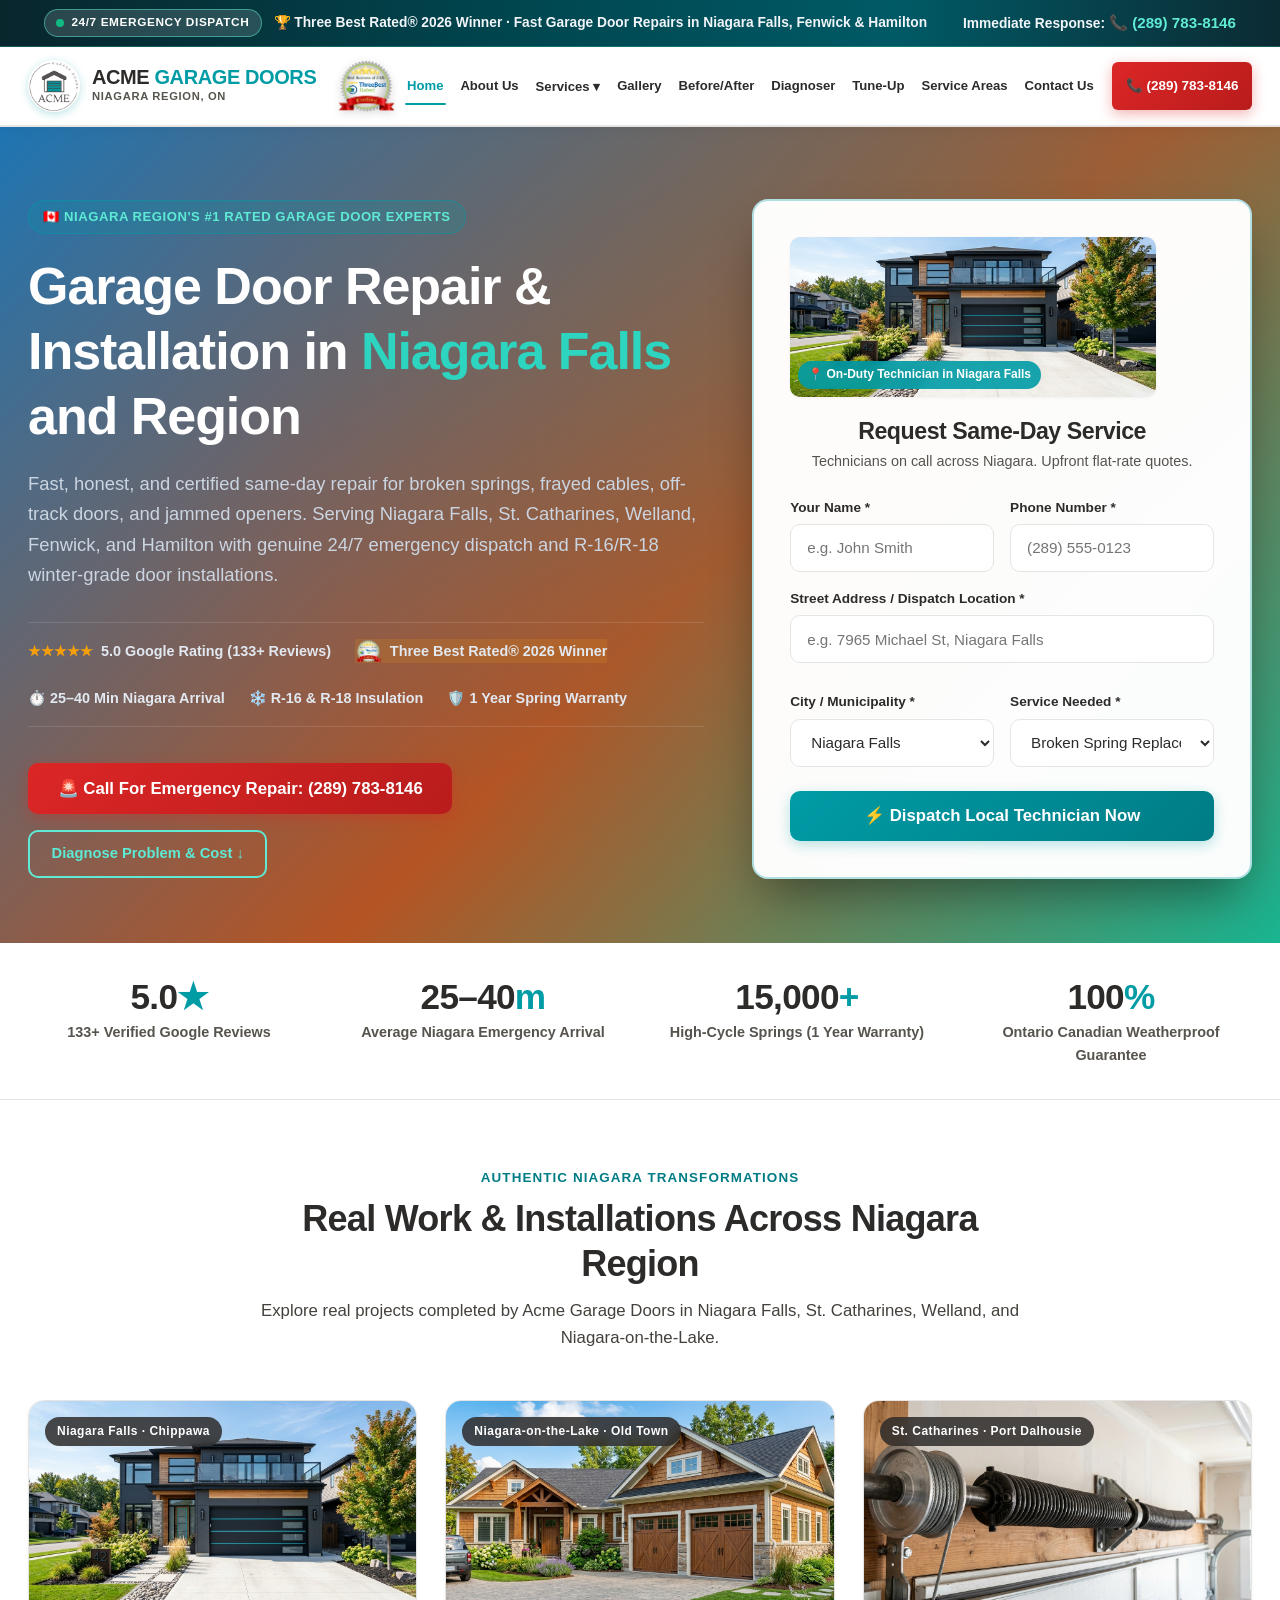
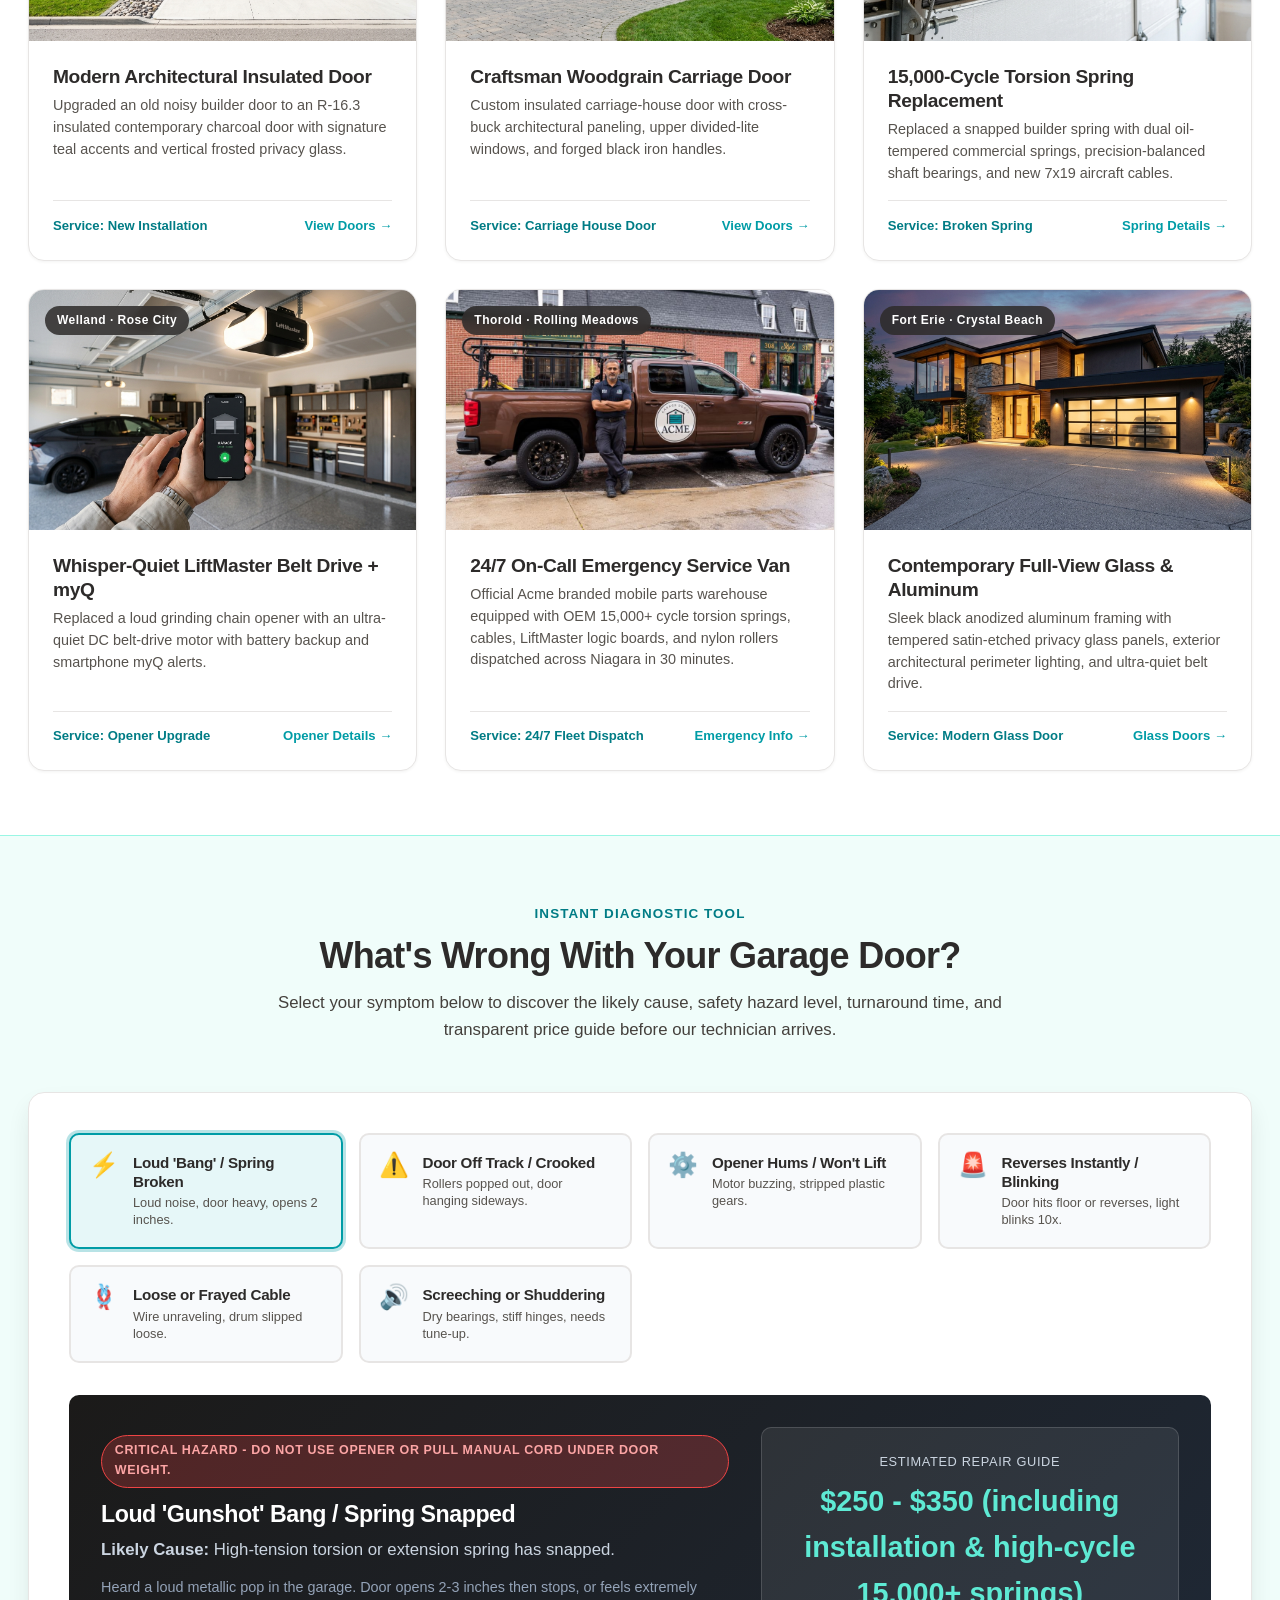
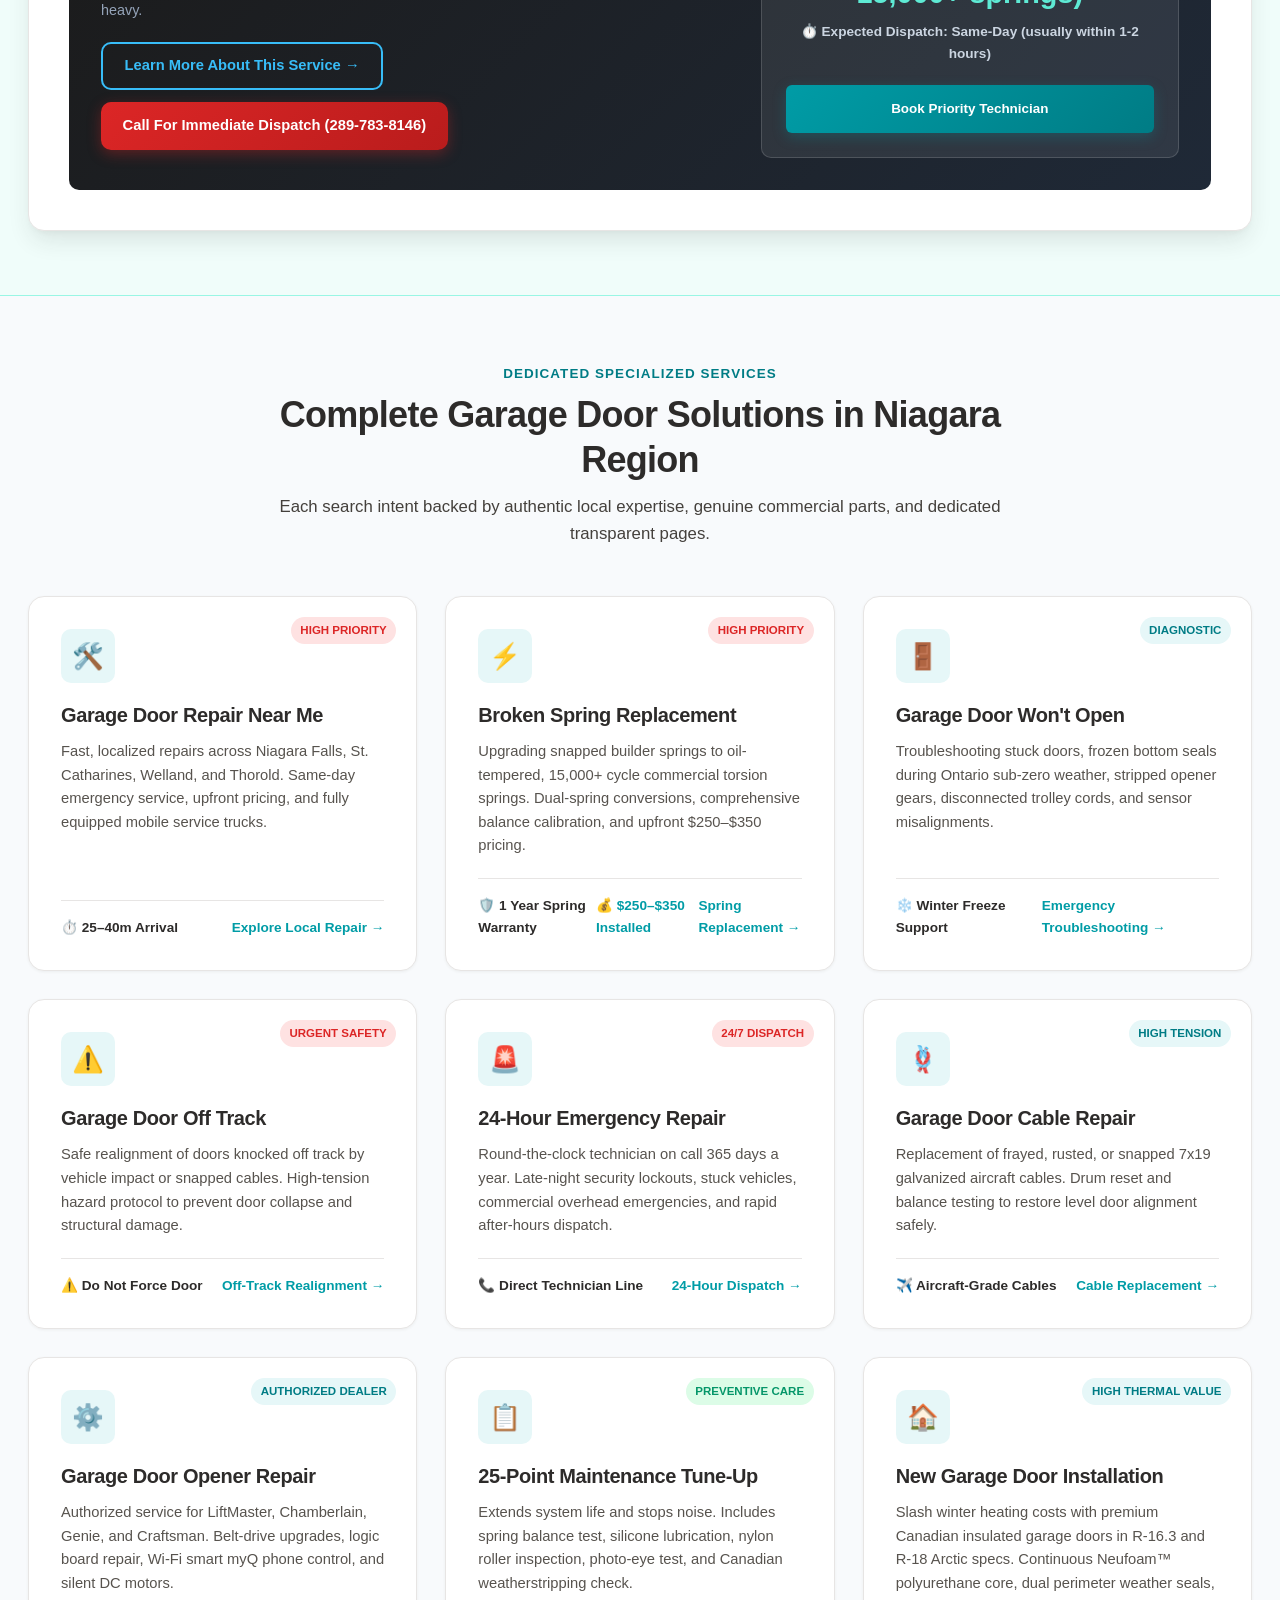
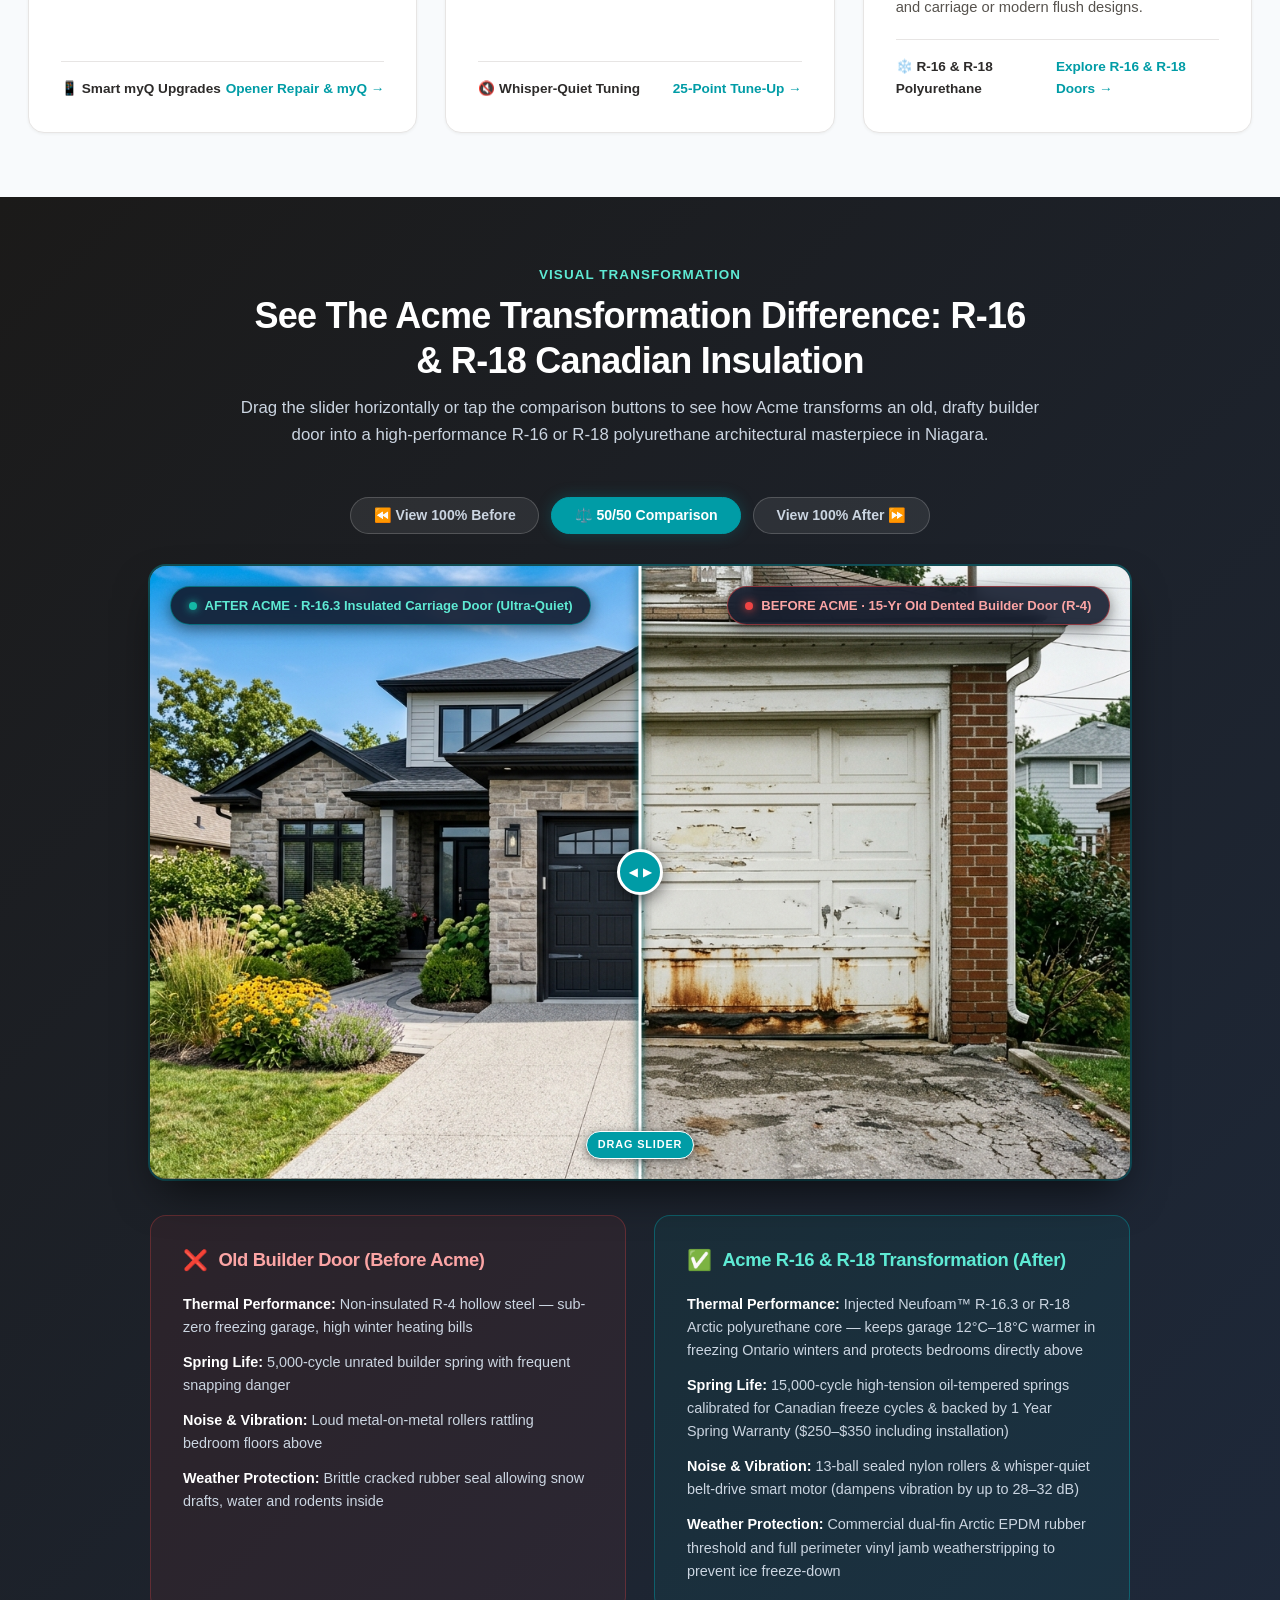
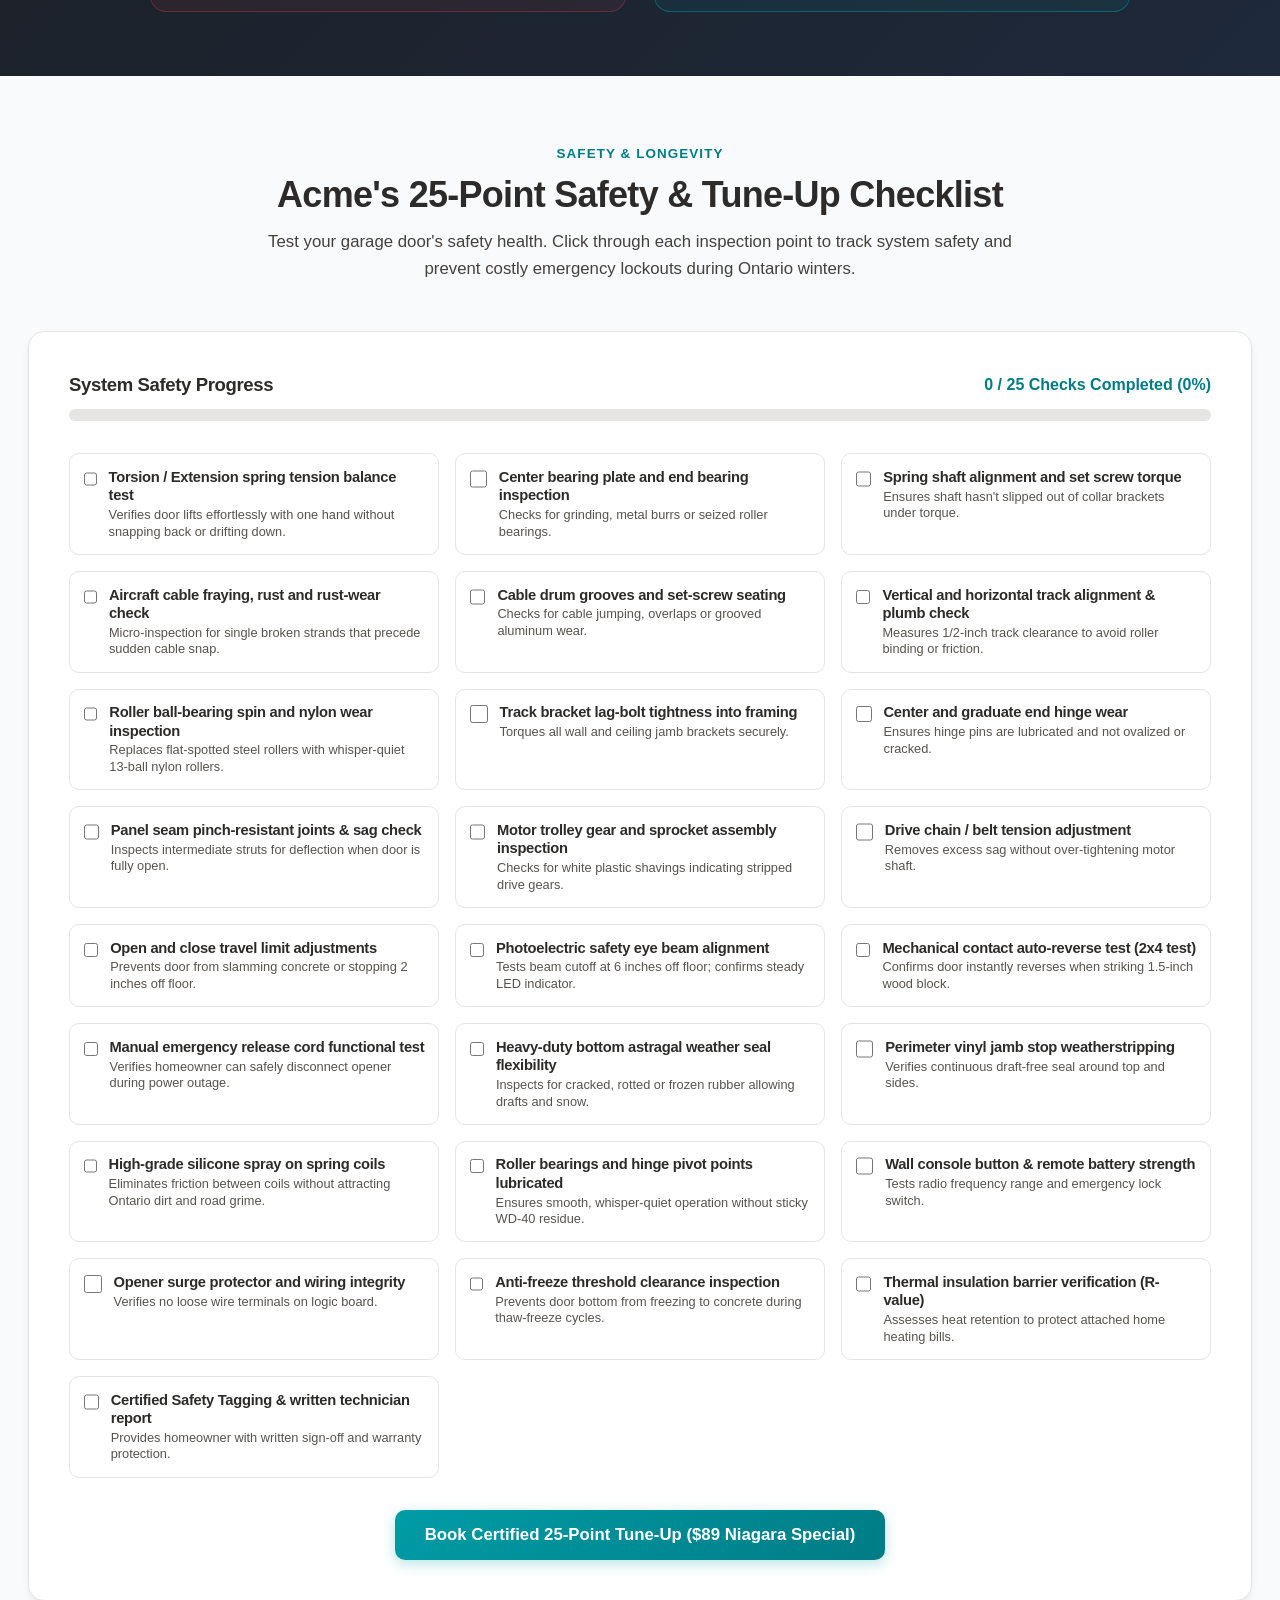
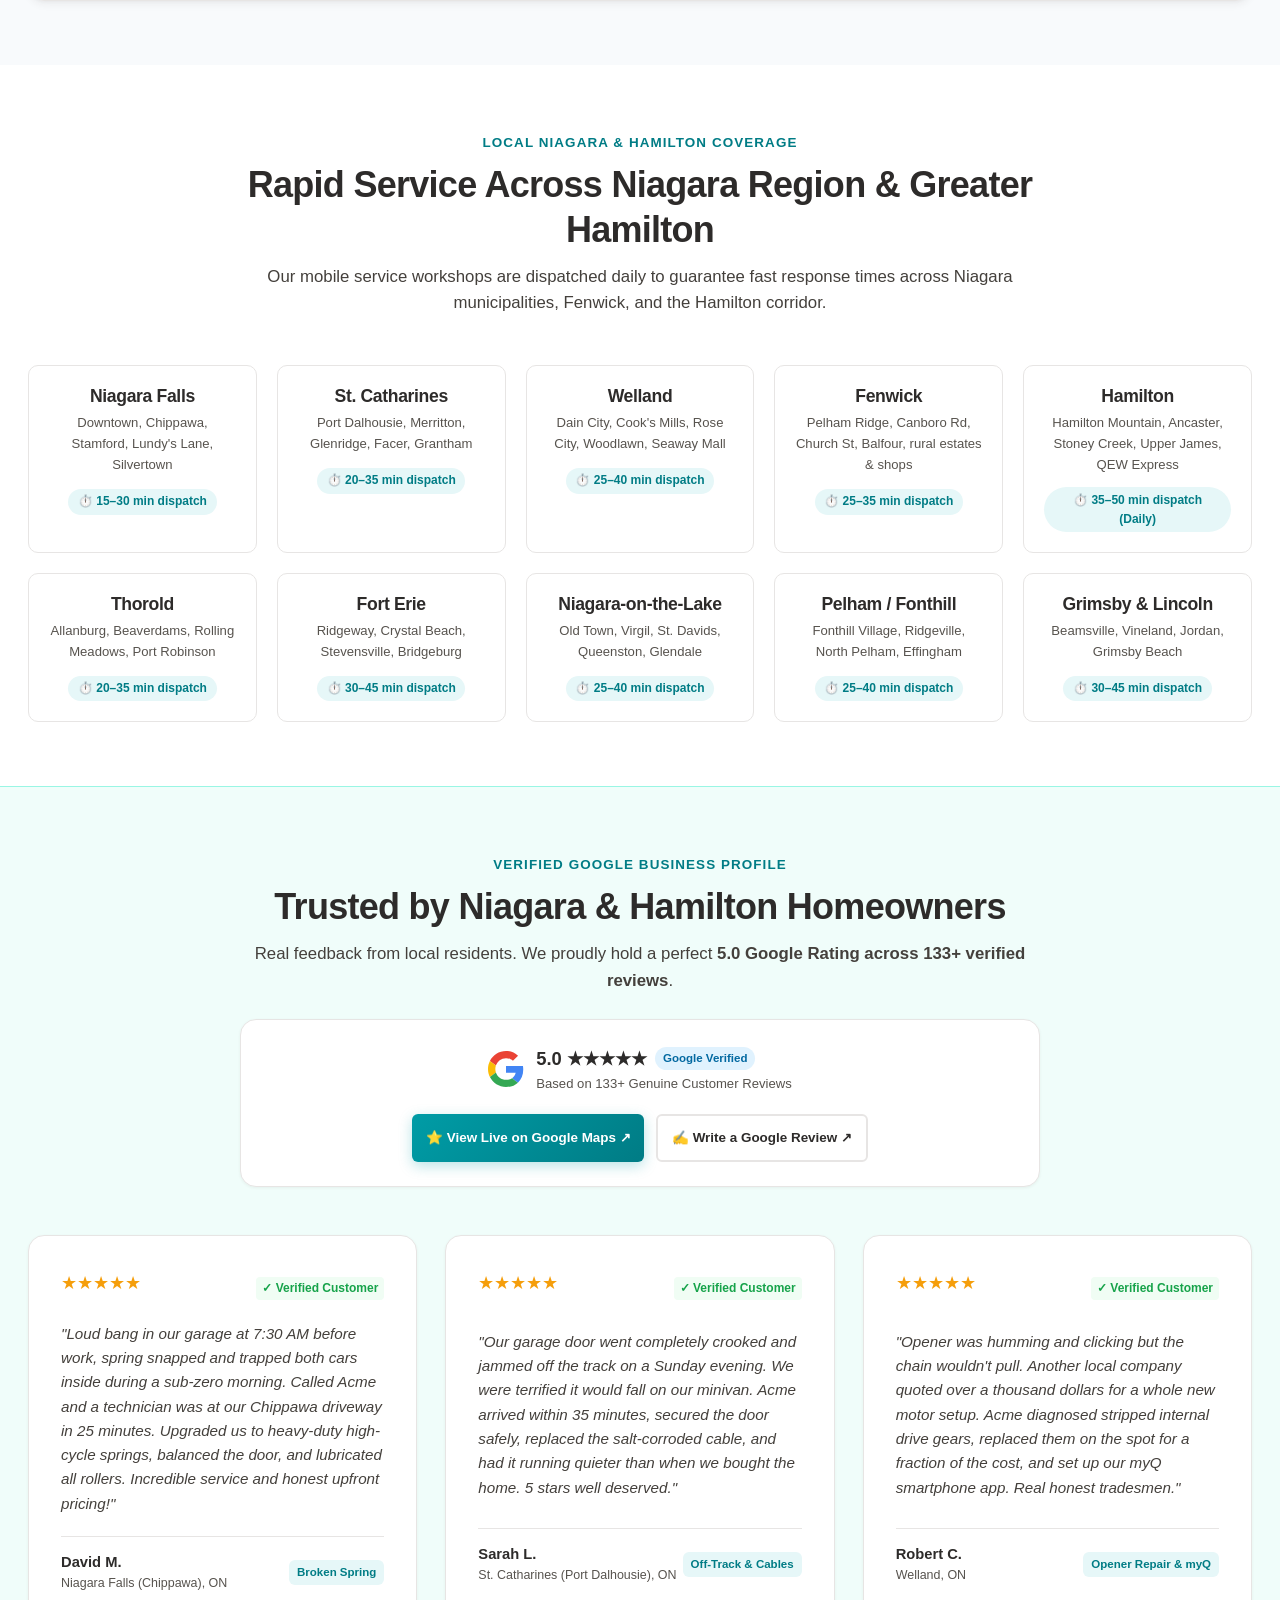
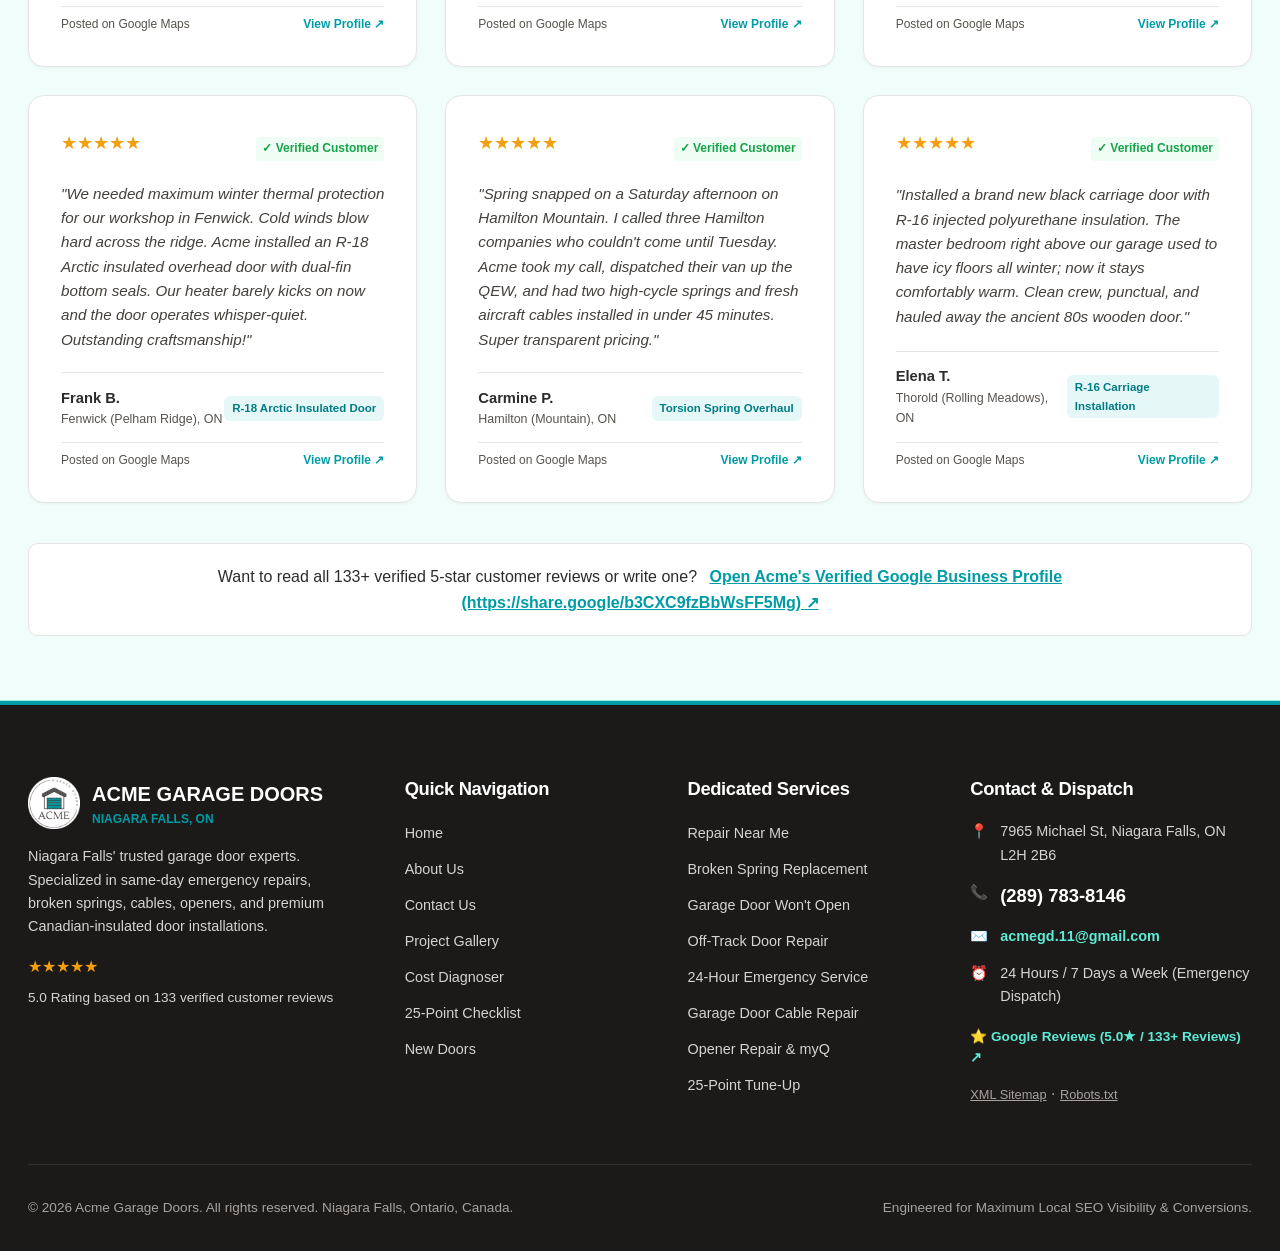
<file: index.html>
<!DOCTYPE html>
<html lang="en-CA">
<head>
  <meta charset="UTF-8">
  <meta name="viewport" content="width=device-width, initial-scale=1.0">
  
  <!-- Primary SEO Meta Tags -->
  <title>Garage Door Repair & Installation in Niagara Region | Acme</title>
  <meta name="description" content="Need garage door repair in Niagara Falls or Niagara Region? Acme repairs springs, cables, openers & tracks same-day, and installs new insulated doors. 5.0★ rated. Call 289-783-8146.">
  <meta name="keywords" content="garage door repair near me, broken garage door spring, garage door won't open, garage door off track, 24 hour garage door repair, garage door cable repair, garage door opener repair, garage door tune up, new garage door installation, Niagara Falls, Niagara Region, St. Catharines, Welland">
  <meta name="author" content="Acme Garage Doors">
  <meta name="robots" content="index, follow, max-snippet:-1, max-image-preview:large, max-video-preview:-1">
  <link rel="canonical" href="https://acmegaragedoors.ca/">
  
  <!-- Favicon -->
  <link rel="icon" type="image/png" href="assets/acme-logo.png">

  <!-- Open Graph / Facebook -->
  <meta property="og:type" content="website">
  <meta property="og:url" content="https://acmegaragedoors.ca/">
  <meta property="og:title" content="Garage Door Repair & Installation in Niagara Region | Acme">
  <meta property="og:description" content="Niagara Falls' trusted garage door experts. 24/7 emergency service, broken spring replacement, cable repairs, openers, and new insulated doors. 5.0★ rating with 133+ reviews. Call 289-783-8146.">
  <meta property="og:image" content="https://acmegaragedoors.ca/assets/hero-garage-door.jpg">
  <meta property="og:locale" content="en_CA">
  <meta property="og:site_name" content="Acme Garage Doors">

  <!-- Twitter Cards -->
  <meta name="twitter:card" content="summary_large_image">
  <meta name="twitter:title" content="Garage Door Repair & Installation in Niagara Region | Acme">
  <meta name="twitter:description" content="Niagara's top-rated garage door repair & installation. Fast same-day dispatch for broken springs, openers & emergencies. Call 289-783-8146.">
  <meta name="twitter:image" content="https://acmegaragedoors.ca/assets/hero-garage-door.jpg">

  <!-- Stylesheet -->
  <link rel="stylesheet" href="styles.css">

  <!-- JSON-LD Structured Data: LocalBusiness & AggregateRating -->
  <script type="application/ld+json">
  {
    "@context": "https://schema.org",
    "@type": "HomeAndConstructionBusiness",
    "name": "Acme Garage Doors",
    "alternateName": "Acme Garage Doors Niagara",
    "image": "https://acmegaragedoors.ca/assets/acme-logo.png",
    "@id": "https://acmegaragedoors.ca/#organization",
    "url": "https://acmegaragedoors.ca",
    "telephone": "+1-289-783-8146",
    "priceRange": "$$",
    "address": {
      "@type": "PostalAddress",
      "streetAddress": "7965 Michael St",
      "addressLocality": "Niagara Falls",
      "addressRegion": "ON",
      "postalCode": "L2H 2B6",
      "addressCountry": "CA"
    },
    "geo": {
      "@type": "GeoCoordinates",
      "latitude": 43.0818,
      "longitude": -79.1246
    },
    "sameAs": [
      "https://share.google/b3CXC9fzBbWsFF5Mg"
    ],
    "hasMap": "https://share.google/b3CXC9fzBbWsFF5Mg",
    "openingHoursSpecification": [
      {
        "@type": "OpeningHoursSpecification",
        "dayOfWeek": ["Monday", "Tuesday", "Wednesday", "Thursday", "Friday", "Saturday", "Sunday"],
        "opens": "00:00",
        "closes": "23:59"
      }
    ],
    "areaServed": [
      { "@type": "City", "name": "Niagara Falls" },
      { "@type": "City", "name": "St. Catharines" },
      { "@type": "City", "name": "Welland" },
      { "@type": "City", "name": "Thorold" },
      { "@type": "City", "name": "Fort Erie" },
      { "@type": "City", "name": "Niagara-on-the-Lake" },
      { "@type": "City", "name": "Pelham" },
      { "@type": "City", "name": "Fenwick" },
      { "@type": "City", "name": "Hamilton" },
      { "@type": "City", "name": "Port Colborne" },
      { "@type": "City", "name": "Grimsby" },
      { "@type": "City", "name": "Lincoln" }
    ],
    "aggregateRating": {
      "@type": "AggregateRating",
      "ratingValue": "5.0",
      "reviewCount": "133",
      "bestRating": "5",
      "worstRating": "1"
    }
  }
  </script>
</head>
<body>

  <!-- Emergency 24/7 Top Bar -->
  <aside class="emergency-topbar" aria-label="Emergency Announcement">
    <div class="container emergency-topbar-inner">
      <div style="display: flex; align-items: center; gap: 0.75rem;">
        <span class="emergency-badge"><span class="pulse-dot"></span> 24/7 Emergency Dispatch</span>
        <span>🏆 Three Best Rated® 2026 Winner · Fast Garage Door Repairs in Niagara Falls, Fenwick & Hamilton</span>
      </div>
      <div>
        <span>Immediate Response: </span>
        <a href="tel:2897838146" class="topbar-phone">📞 (289) 783-8146</a>
      </div>
    </div>
  </aside>

  <!-- Sticky One-Line Header -->
  <header class="site-header">
    <div class="container header-inner">
      <!-- Official Logo, Brand & Three Best Rated Award Seal -->
      <div style="display: flex; align-items: center; gap: 0.85rem;">
        <a href="/" class="brand-logo" aria-label="Acme Garage Doors Homepage">
          <img src="assets/acme-logo.png" alt="Acme Garage Doors Official Logo" class="brand-logo-img">
          <div class="brand-text-col">
            <div class="brand-title">ACME <span>GARAGE DOORS</span></div>
            <span class="brand-subtitle">Niagara Region, ON</span>
          </div>
        </a>
        <div class="header-award-wrap" title="Three Best Rated® Award - Best Business of 2026 Excellence">
          <img src="assets/three-best-rated-award.png" alt="Three Best Rated® Award Seal - Best Business of 2026" class="header-award-seal">
        </div>
      </div>

      <!-- Navigation Menu Strictly in ONE Line -->
      <nav class="main-nav" aria-label="Main Navigation">
        <a href="/" class="nav-link active">Home</a>
        <a href="about-us.html" class="nav-link">About Us</a>
        
        <div class="nav-item-dropdown">
          <a href="#services" class="nav-link dropdown-toggle-link">Services ▾</a>
          <div class="dropdown-menu">
            <a href="garage-door-repair-niagara-falls.html" class="dropdown-item">🛠️ Repair Near Me (Niagara Falls)</a>
            <a href="broken-spring-replacement-niagara-falls.html" class="dropdown-item">⚡ Broken Spring Replacement</a>
            <a href="garage-door-wont-open-niagara-region.html" class="dropdown-item">🚪 Garage Door Won't Open</a>
            <a href="off-track-garage-door-repair-niagara-region.html" class="dropdown-item">⚠️ Off-Track Door Realignment</a>
            <a href="24-hour-garage-door-repair-niagara-region.html" class="dropdown-item">🚨 24-Hour Emergency Service</a>
            <a href="garage-door-cable-repair-niagara-region.html" class="dropdown-item">🪢 High-Tension Cable Repair</a>
            <a href="garage-door-opener-repair-niagara-region.html" class="dropdown-item">⚙️ Opener Repair (LiftMaster/myQ)</a>
            <a href="garage-door-maintenance-tune-up-niagara-region.html" class="dropdown-item">📋 25-Point Tune-Up Checklist</a>
            <a href="garage-door-installation-niagara.html" class="dropdown-item">🏠 New Door Installation (R-16)</a>
          </div>
        </div>

        <a href="#gallery" class="nav-link">Gallery</a>
        <a href="#transformation" class="nav-link">Before/After</a>
        <a href="#diagnoser" class="nav-link">Diagnoser</a>
        <a href="#checklist" class="nav-link">Tune-Up</a>
        <a href="#areas" class="nav-link">Service Areas</a>
        <a href="contact-us.html" class="nav-link">Contact Us</a>

        <!-- Mobile Drawer Bottom CTA -->
        <div class="mobile-nav-cta">
          <a href="tel:2897838146" class="btn btn-emergency">
            🚨 Call Dispatch: (289) 783-8146
          </a>
          <div class="mobile-nav-info">
            <span>⏱️ 25–40m Niagara Response</span>
            <span>⭐ 5.0 Google Rating (133+ Reviews)</span>
          </div>
        </div>
      </nav>

      <!-- Right Header Actions -->
      <div class="header-actions">
        <a href="tel:2897838146" class="btn btn-emergency btn-sm header-call-btn">
          📞 (289) 783-8146
        </a>
        <button class="mobile-nav-toggle" aria-label="Toggle navigation" aria-expanded="false">
          <span class="hamburger-bar"></span>
          <span class="hamburger-bar"></span>
          <span class="hamburger-bar"></span>
        </button>
      </div>
    </div>
  </header>

  <!-- Hero Section with Hero Image & Fast Booking -->
  <section class="hero" id="home">
    <div class="container hero-grid">
      <div>
        <div class="hero-tag">🇨🇦 Niagara Region's #1 Rated Garage Door Experts</div>
        <h1>Garage Door Repair & Installation in <span>Niagara Falls</span> and Region</h1>
        <p class="hero-subtext">
          Fast, honest, and certified same-day repair for broken springs, frayed cables, off-track doors, and jammed openers. Serving Niagara Falls, St. Catharines, Welland, Fenwick, and Hamilton with genuine 24/7 emergency dispatch and R-16/R-18 winter-grade door installations.
        </p>

        <div class="hero-trust-row">
          <div class="trust-pill">
            <span class="trust-stars">★★★★★</span>
            <span><strong>5.0 Google Rating</strong> (133+ Reviews)</span>
          </div>
          <div class="trust-pill trust-pill-award" style="background: rgba(245, 158, 11, 0.15); border-color: rgba(245, 158, 11, 0.5);">
            <img src="assets/three-best-rated-award.png" alt="Three Best Rated Award Seal" style="height: 24px; width: auto; object-fit: contain;">
            <span><strong>Three Best Rated®</strong> 2026 Winner</span>
          </div>
          <div class="trust-pill">
            <span>⏱️ <strong>25–40 Min</strong> Niagara Arrival</span>
          </div>
          <div class="trust-pill">
            <span>❄️ <strong>R-16 & R-18</strong> Insulation</span>
          </div>
          <div class="trust-pill">
            <span>🛡️ <strong>1 Year Spring</strong> Warranty</span>
          </div>
        </div>

        <div class="hero-cta-group">
          <a href="tel:2897838146" class="btn btn-emergency btn-lg">
            🚨 Call For Emergency Repair: (289) 783-8146
          </a>
          <a href="#diagnoser" class="btn btn-outline" style="border-color: #5eead4; color: #5eead4;">
            Diagnose Problem & Cost ↓
          </a>
        </div>
      </div>

      <!-- Hero Fast Booking Form Card with Image Preview -->
      <div class="hero-card" id="quickQuoteForm">
        <div style="position: relative; border-radius: var(--radius-md); overflow: hidden; margin-bottom: 1.25rem; aspect-ratio: 16 / 7; max-height: 160px; box-shadow: var(--shadow-sm);">
          <img src="assets/hero-garage-door.jpg" alt="Acme Insulated Garage Door Installation in Niagara" style="width: 100%; height: 100%; object-fit: cover;">
          <div style="position: absolute; bottom: 8px; left: 8px; background: rgba(0, 156, 166, 0.9); backdrop-filter: blur(4px); color: #ffffff; padding: 4px 10px; border-radius: var(--radius-full); font-size: 0.75rem; font-weight: 800;">
            📍 On-Duty Technician in Niagara Falls
          </div>
        </div>

        <div class="hero-card-header">
          <h3>Request Same-Day Service</h3>
          <p>Technicians on call across Niagara. Upfront flat-rate quotes.</p>
        </div>

        <form class="quick-form lead-capture-form">
          <div class="form-row">
            <div class="form-group">
              <label for="quoteName">Your Name *</label>
              <input type="text" id="quoteName" name="name" class="form-control" placeholder="e.g. John Smith" required>
            </div>
            <div class="form-group">
              <label for="quotePhone">Phone Number *</label>
              <input type="tel" id="quotePhone" name="phone" class="form-control" placeholder="(289) 555-0123" required>
            </div>
          </div>

          <div class="form-group" style="margin-bottom: 0.75rem;">
            <label for="quoteAddress">Street Address / Dispatch Location *</label>
            <input type="text" id="quoteAddress" name="address" class="form-control" placeholder="e.g. 7965 Michael St, Niagara Falls" required>
          </div>

          <div class="form-row">
            <div class="form-group">
              <label for="quoteCity">City / Municipality *</label>
              <select id="quoteCity" name="city" class="form-control" required>
                <option value="Niagara Falls">Niagara Falls</option>
                <option value="St. Catharines">St. Catharines</option>
                <option value="Welland">Welland</option>
                <option value="Thorold">Thorold</option>
                <option value="Fenwick / Pelham">Fenwick / Pelham</option>
                <option value="Hamilton / Ancaster / Stoney Creek">Hamilton / Ancaster / Stoney Creek</option>
                <option value="Fort Erie">Fort Erie</option>
                <option value="Niagara-on-the-Lake">Niagara-on-the-Lake</option>
                <option value="Port Colborne">Port Colborne</option>
                <option value="Grimsby / Lincoln">Grimsby / Lincoln</option>
              </select>
            </div>
            <div class="form-group">
              <label for="quoteService">Service Needed *</label>
              <select id="quoteService" name="service" class="form-control" required>
                <option value="Broken Spring Replacement">Broken Spring Replacement ($250-$350)</option>
                <option value="Door Won't Open (Emergency)">Door Won't Open (Emergency)</option>
                <option value="Garage Door Off Track">Garage Door Off Track</option>
                <option value="Cable Repair / Snapped Cable">Cable Repair / Snapped Cable</option>
                <option value="Opener Repair / Replacement">Opener Repair / Replacement</option>
                <option value="25-Point Tune-Up & Lube">25-Point Tune-Up & Lube</option>
                <option value="New R-16 / R-18 Insulated Door Installation">New R-16 / R-18 Insulated Door Installation</option>
              </select>
            </div>
          </div>

          <button type="submit" class="btn btn-primary btn-lg" style="width: 100%; margin-top: 0.5rem;">
            ⚡ Dispatch Local Technician Now
          </button>
        </form>
      </div>
    </div>
  </section>

  <!-- Trust Stats Strip -->
  <section class="stats-bar">
    <div class="container">
      <div class="stats-grid">
        <div class="stat-item">
          <h3>5.0<span>★</span></h3>
          <p>133+ Verified Google Reviews</p>
        </div>
        <div class="stat-item">
          <h3>25–40<span>m</span></h3>
          <p>Average Niagara Emergency Arrival</p>
        </div>
        <div class="stat-item">
          <h3>15,000<span>+</span></h3>
          <p>High-Cycle Springs (1 Year Warranty)</p>
        </div>
        <div class="stat-item">
          <h3>100<span>%</span></h3>
          <p>Ontario Canadian Weatherproof Guarantee</p>
        </div>
      </div>
    </div>
  </section>

  <!-- BRAND NEW: Real Work in Niagara Region: Rich Photo Gallery Showcase -->
  <section class="section section-alt" id="gallery">
    <div class="container">
      <div class="gallery-section-header">
        <span class="section-tag">Authentic Niagara Transformations</span>
        <h2>Real Work & Installations Across Niagara Region</h2>
        <p>Explore real projects completed by Acme Garage Doors in Niagara Falls, St. Catharines, Welland, and Niagara-on-the-Lake.</p>
      </div>

      <div class="photo-gallery-grid">
        <!-- 1. Modern Charcoal & Teal Insulated Door -->
        <article class="gallery-card">
          <div class="gallery-img-wrap">
            <img src="assets/hero-garage-door.jpg" alt="Contemporary Insulated Garage Door Installation in Niagara Falls" class="gallery-img">
            <span class="gallery-badge">Niagara Falls · Chippawa</span>
          </div>
          <div class="gallery-info">
            <h4>Modern Architectural Insulated Door</h4>
            <p>Upgraded an old noisy builder door to an R-16.3 insulated contemporary charcoal door with signature teal accents and vertical frosted privacy glass.</p>
            <div class="gallery-meta">
              <span>Service: New Installation</span>
              <a href="garage-door-installation-niagara.html">View Doors →</a>
            </div>
          </div>
        </article>

        <!-- 2. Upscale Carriage House Door -->
        <article class="gallery-card">
          <div class="gallery-img-wrap">
            <img src="assets/carriage-door.jpg" alt="Craftsman Carriage Garage Door Installation in Niagara-on-the-Lake" class="gallery-img">
            <span class="gallery-badge">Niagara-on-the-Lake · Old Town</span>
          </div>
          <div class="gallery-info">
            <h4>Craftsman Woodgrain Carriage Door</h4>
            <p>Custom insulated carriage-house door with cross-buck architectural paneling, upper divided-lite windows, and forged black iron handles.</p>
            <div class="gallery-meta">
              <span>Service: Carriage House Door</span>
              <a href="garage-door-installation-niagara.html">View Doors →</a>
            </div>
          </div>
        </article>

        <!-- 3. Heavy-Duty High-Cycle Torsion Spring -->
        <article class="gallery-card">
          <div class="gallery-img-wrap">
            <img src="assets/torsion-spring.jpg" alt="High-Cycle Torsion Spring Replacement in St. Catharines" class="gallery-img">
            <span class="gallery-badge">St. Catharines · Port Dalhousie</span>
          </div>
          <div class="gallery-info">
            <h4>15,000-Cycle Torsion Spring Replacement</h4>
            <p>Replaced a snapped builder spring with dual oil-tempered commercial springs, precision-balanced shaft bearings, and new 7x19 aircraft cables.</p>
            <div class="gallery-meta">
              <span>Service: Broken Spring</span>
              <a href="broken-spring-replacement-niagara-falls.html">Spring Details →</a>
            </div>
          </div>
        </article>

        <!-- 4. LiftMaster Smart Opener & myQ Smartphone Setup -->
        <article class="gallery-card">
          <div class="gallery-img-wrap">
            <img src="assets/smart-opener.jpg" alt="LiftMaster Belt-Drive Smart Opener with myQ App in Welland" class="gallery-img">
            <span class="gallery-badge">Welland · Rose City</span>
          </div>
          <div class="gallery-info">
            <h4>Whisper-Quiet LiftMaster Belt Drive + myQ</h4>
            <p>Replaced a loud grinding chain opener with an ultra-quiet DC belt-drive motor with battery backup and smartphone myQ alerts.</p>
            <div class="gallery-meta">
              <span>Service: Opener Upgrade</span>
              <a href="garage-door-opener-repair-niagara-region.html">Opener Details →</a>
            </div>
          </div>
        </article>

        <!-- 5. 24/7 Mobile Service Truck & Technician -->
        <article class="gallery-card">
          <div class="gallery-img-wrap">
            <img src="assets/acme-service-truck-brown.jpg" alt="Acme Garage Doors Niagara 24/7 Branded Service Van and Mobile Workshop" class="gallery-img">
            <span class="gallery-badge">Thorold · Rolling Meadows</span>
          </div>
          <div class="gallery-info">
            <h4>24/7 On-Call Emergency Service Van</h4>
            <p>Official Acme branded mobile parts warehouse equipped with OEM 15,000+ cycle torsion springs, cables, LiftMaster logic boards, and nylon rollers dispatched across Niagara in 30 minutes.</p>
            <div class="gallery-meta">
              <span>Service: 24/7 Fleet Dispatch</span>
              <a href="24-hour-garage-door-repair-niagara-region.html">Emergency Info →</a>
            </div>
          </div>
        </article>

        <!-- 6. Contemporary Full-View Glass Door -->
        <article class="gallery-card">
          <div class="gallery-img-wrap">
            <img src="assets/glass-door.jpg" alt="Contemporary Full-View Glass and Black Aluminum Garage Door in Fort Erie" class="gallery-img">
            <span class="gallery-badge">Fort Erie · Crystal Beach</span>
          </div>
          <div class="gallery-info">
            <h4>Contemporary Full-View Glass & Aluminum</h4>
            <p>Sleek black anodized aluminum framing with tempered satin-etched privacy glass panels, exterior architectural perimeter lighting, and ultra-quiet belt drive.</p>
            <div class="gallery-meta">
              <span>Service: Modern Glass Door</span>
              <a href="garage-door-installation-niagara.html">Glass Doors →</a>
            </div>
          </div>
        </article>
      </div>
    </div>
  </section>

  <!-- Interactive Problem Diagnoser & Cost Estimator -->
  <section class="section section-teal-tint" id="diagnoser">
    <div class="container">
      <div class="gallery-section-header">
        <span class="section-tag">Instant Diagnostic Tool</span>
        <h2>What's Wrong With Your Garage Door?</h2>
        <p>Select your symptom below to discover the likely cause, safety hazard level, turnaround time, and transparent price guide before our technician arrives.</p>
      </div>

      <div class="diagnoser-box">
        <div class="diagnostic-selector-grid">
          <button class="diag-btn active" data-diag-id="spring">
            <span class="diag-btn-icon">⚡</span>
            <div class="diag-btn-content">
              <h4>Loud 'Bang' / Spring Broken</h4>
              <p>Loud noise, door heavy, opens 2 inches.</p>
            </div>
          </button>
          <button class="diag-btn" data-diag-id="off-track">
            <span class="diag-btn-icon">⚠️</span>
            <div class="diag-btn-content">
              <h4>Door Off Track / Crooked</h4>
              <p>Rollers popped out, door hanging sideways.</p>
            </div>
          </button>
          <button class="diag-btn" data-diag-id="opener-hum">
            <span class="diag-btn-icon">⚙️</span>
            <div class="diag-btn-content">
              <h4>Opener Hums / Won't Lift</h4>
              <p>Motor buzzing, stripped plastic gears.</p>
            </div>
          </button>
          <button class="diag-btn" data-diag-id="sensor-blink">
            <span class="diag-btn-icon">🚨</span>
            <div class="diag-btn-content">
              <h4>Reverses Instantly / Blinking</h4>
              <p>Door hits floor or reverses, light blinks 10x.</p>
            </div>
          </button>
          <button class="diag-btn" data-diag-id="cables-loose">
            <span class="diag-btn-icon">🪢</span>
            <div class="diag-btn-content">
              <h4>Loose or Frayed Cable</h4>
              <p>Wire unraveling, drum slipped loose.</p>
            </div>
          </button>
          <button class="diag-btn" data-diag-id="noisy-squeak">
            <span class="diag-btn-icon">🔊</span>
            <div class="diag-btn-content">
              <h4>Screeching or Shuddering</h4>
              <p>Dry bearings, stiff hinges, needs tune-up.</p>
            </div>
          </button>
        </div>

        <!-- Rendered Diagnostic Card -->
        <div id="diagResultContainer" class="diag-result-card"></div>
      </div>
    </div>
  </section>

  <!-- The 9 SEO-Targeted Services Landing Hub -->
  <section class="section" id="services">
    <div class="container">
      <div class="gallery-section-header">
        <span class="section-tag">Dedicated Specialized Services</span>
        <h2>Complete Garage Door Solutions in Niagara Region</h2>
        <p>Each search intent backed by authentic local expertise, genuine commercial parts, and dedicated transparent pages.</p>
      </div>

      <div class="services-grid">
        <!-- 1. Garage Door Repair Near Me -->
        <article class="service-card">
          <span class="service-card-badge badge-emergency">High Priority</span>
          <div class="service-icon">🛠️</div>
          <h3>Garage Door Repair Near Me</h3>
          <p>Fast, localized repairs across Niagara Falls, St. Catharines, Welland, and Thorold. Same-day emergency service, upfront pricing, and fully equipped mobile service trucks.</p>
          <div class="service-card-meta">
            <span>⏱️ 25–40m Arrival</span>
            <a href="garage-door-repair-niagara-falls.html">Explore Local Repair →</a>
          </div>
        </article>

        <!-- 2. Broken Garage Door Spring -->
        <article class="service-card">
          <span class="service-card-badge badge-emergency">High Priority</span>
          <div class="service-icon">⚡</div>
          <h3>Broken Spring Replacement</h3>
          <p>Upgrading snapped builder springs to oil-tempered, 15,000+ cycle commercial torsion springs. Dual-spring conversions, comprehensive balance calibration, and upfront $250–$350 pricing.</p>
          <div class="service-card-meta">
            <span>🛡️ 1 Year Spring Warranty</span>
            <span style="color: var(--brand-teal); font-weight: 700;">💰 $250–$350 Installed</span>
            <a href="broken-spring-replacement-niagara-falls.html">Spring Replacement →</a>
          </div>
        </article>

        <!-- 3. Garage Door Won't Open -->
        <article class="service-card">
          <span class="service-card-badge badge-popular">Diagnostic</span>
          <div class="service-icon">🚪</div>
          <h3>Garage Door Won't Open</h3>
          <p>Troubleshooting stuck doors, frozen bottom seals during Ontario sub-zero weather, stripped opener gears, disconnected trolley cords, and sensor misalignments.</p>
          <div class="service-card-meta">
            <span>❄️ Winter Freeze Support</span>
            <a href="garage-door-wont-open-niagara-region.html">Emergency Troubleshooting →</a>
          </div>
        </article>

        <!-- 4. Garage Door Off Track -->
        <article class="service-card">
          <span class="service-card-badge badge-emergency">Urgent Safety</span>
          <div class="service-icon">⚠️</div>
          <h3>Garage Door Off Track</h3>
          <p>Safe realignment of doors knocked off track by vehicle impact or snapped cables. High-tension hazard protocol to prevent door collapse and structural damage.</p>
          <div class="service-card-meta">
            <span>⚠️ Do Not Force Door</span>
            <a href="off-track-garage-door-repair-niagara-region.html">Off-Track Realignment →</a>
          </div>
        </article>

        <!-- 5. 24 Hour Garage Door Repair -->
        <article class="service-card">
          <span class="service-card-badge badge-emergency">24/7 Dispatch</span>
          <div class="service-icon">🚨</div>
          <h3>24-Hour Emergency Repair</h3>
          <p>Round-the-clock technician on call 365 days a year. Late-night security lockouts, stuck vehicles, commercial overhead emergencies, and rapid after-hours dispatch.</p>
          <div class="service-card-meta">
            <span>📞 Direct Technician Line</span>
            <a href="24-hour-garage-door-repair-niagara-region.html">24-Hour Dispatch →</a>
          </div>
        </article>

        <!-- 6. Garage Door Cable Repair -->
        <article class="service-card">
          <span class="service-card-badge badge-popular">High Tension</span>
          <div class="service-icon">🪢</div>
          <h3>Garage Door Cable Repair</h3>
          <p>Replacement of frayed, rusted, or snapped 7x19 galvanized aircraft cables. Drum reset and balance testing to restore level door alignment safely.</p>
          <div class="service-card-meta">
            <span>✈️ Aircraft-Grade Cables</span>
            <a href="garage-door-cable-repair-niagara-region.html">Cable Replacement →</a>
          </div>
        </article>

        <!-- 7. Garage Door Opener Repair -->
        <article class="service-card">
          <span class="service-card-badge badge-popular">Authorized Dealer</span>
          <div class="service-icon">⚙️</div>
          <h3>Garage Door Opener Repair</h3>
          <p>Authorized service for LiftMaster, Chamberlain, Genie, and Craftsman. Belt-drive upgrades, logic board repair, Wi-Fi smart myQ phone control, and silent DC motors.</p>
          <div class="service-card-meta">
            <span>📱 Smart myQ Upgrades</span>
            <a href="garage-door-opener-repair-niagara-region.html">Opener Repair & myQ →</a>
          </div>
        </article>

        <!-- 8. Garage Door Tune Up -->
        <article class="service-card">
          <span class="service-card-badge badge-tune">Preventive Care</span>
          <div class="service-icon">📋</div>
          <h3>25-Point Maintenance Tune-Up</h3>
          <p>Extends system life and stops noise. Includes spring balance test, silicone lubrication, nylon roller inspection, photo-eye test, and Canadian weatherstripping check.</p>
          <div class="service-card-meta">
            <span>🔇 Whisper-Quiet Tuning</span>
            <a href="garage-door-maintenance-tune-up-niagara-region.html">25-Point Tune-Up →</a>
          </div>
        </article>

        <!-- 9. New Garage Door Installation -->
        <article class="service-card">
          <span class="service-card-badge badge-popular">High Thermal Value</span>
          <div class="service-icon">🏠</div>
          <h3>New Garage Door Installation</h3>
          <p>Slash winter heating costs with premium Canadian insulated garage doors in R-16.3 and R-18 Arctic specs. Continuous Neufoam™ polyurethane core, dual perimeter weather seals, and carriage or modern flush designs.</p>
          <div class="service-card-meta">
            <span>❄️ R-16 & R-18 Polyurethane</span>
            <a href="garage-door-installation-niagara.html">Explore R-16 & R-18 Doors →</a>
          </div>
        </article>
      </div>
    </div>
  </section>

  <!-- Interactive Before & After Visual Slider -->
  <section class="section section-dark" id="transformation">
    <div class="container">
      <div class="gallery-section-header">
        <span class="section-tag" style="color: #5eead4;">Visual Transformation</span>
        <h2>See The Acme Transformation Difference: R-16 & R-18 Canadian Insulation</h2>
        <p>Drag the slider horizontally or tap the comparison buttons to see how Acme transforms an old, drafty builder door into a high-performance R-16 or R-18 polyurethane architectural masterpiece in Niagara.</p>
      </div>

      <!-- Quick Preset Comparison Buttons -->
      <div class="ba-preset-controls">
        <button type="button" class="ba-preset-btn" data-pos="0">⏪ View 100% Before</button>
        <button type="button" class="ba-preset-btn active" data-pos="50">⚖️ 50/50 Comparison</button>
        <button type="button" class="ba-preset-btn" data-pos="100">View 100% After ⏩</button>
      </div>

      <div class="before-after-wrapper" id="beforeAfterSlider" style="--slider-pos: 50%;">
        <!-- Before Image Layer (Underneath) -->
        <div class="ba-layer ba-layer-before">
          <img src="assets/before-garage-door.jpg" alt="Before: 15-Year Old Weathered, Dented & Rusted Builder Garage Door in Niagara" class="ba-layer-img">
          <div class="ba-floating-tag tag-before">
            <span class="badge-dot badge-red"></span>
            <span><strong>BEFORE ACME</strong> · 15-Yr Old Dented Builder Door (R-4)</span>
          </div>
        </div>

        <!-- After Image Layer (Clipped on Top) -->
        <div class="ba-layer ba-layer-after">
          <img src="assets/after-garage-door.jpg" alt="After: Brand New R-16.3 Insulated Black Carriage House Garage Door by Acme" class="ba-layer-img">
          <div class="ba-floating-tag tag-after">
            <span class="badge-dot badge-teal"></span>
            <span><strong>AFTER ACME</strong> · R-16.3 Insulated Carriage Door (Ultra-Quiet)</span>
          </div>
        </div>

        <!-- Central Divider Bar & Drag Handle -->
        <div class="ba-slider-handle" aria-hidden="true">
          <div class="ba-handle-line"></div>
          <div class="ba-handle-circle">
            <span class="ba-handle-arrow">◀</span>
            <span class="ba-handle-arrow">▶</span>
          </div>
          <div class="ba-handle-pill">DRAG SLIDER</div>
        </div>

        <!-- Accessible Range Slider Control (Universal touch/mouse/keyboard dragging) -->
        <input 
          type="range" 
          id="baRangeInput"
          min="0" 
          max="100" 
          value="50" 
          step="0.5"
          class="ba-range-input" 
          aria-label="Before and After garage door transformation comparison slider"
          aria-valuemin="0"
          aria-valuemax="100"
          aria-valuenow="50"
        >
      </div>

      <!-- Feature Comparison Breakdown Cards -->
      <div class="ba-comparison-cards">
        <div class="ba-card-col col-before">
          <div class="ba-col-header">
            <span class="ba-status-icon">❌</span>
            <h4>Old Builder Door (Before Acme)</h4>
          </div>
          <ul class="ba-feature-list">
            <li><strong>Thermal Performance:</strong> Non-insulated R-4 hollow steel — sub-zero freezing garage, high winter heating bills</li>
            <li><strong>Spring Life:</strong> 5,000-cycle unrated builder spring with frequent snapping danger</li>
            <li><strong>Noise & Vibration:</strong> Loud metal-on-metal rollers rattling bedroom floors above</li>
            <li><strong>Weather Protection:</strong> Brittle cracked rubber seal allowing snow drafts, water and rodents inside</li>
          </ul>
        </div>

        <div class="ba-card-col col-after">
          <div class="ba-col-header">
            <span class="ba-status-icon">✅</span>
            <h4>Acme R-16 & R-18 Transformation (After)</h4>
          </div>
          <ul class="ba-feature-list">
            <li><strong>Thermal Performance:</strong> Injected Neufoam™ R-16.3 or R-18 Arctic polyurethane core — keeps garage 12°C–18°C warmer in freezing Ontario winters and protects bedrooms directly above</li>
            <li><strong>Spring Life:</strong> 15,000-cycle high-tension oil-tempered springs calibrated for Canadian freeze cycles & backed by 1 Year Spring Warranty ($250–$350 including installation)</li>
            <li><strong>Noise & Vibration:</strong> 13-ball sealed nylon rollers & whisper-quiet belt-drive smart motor (dampens vibration by up to 28–32 dB)</li>
            <li><strong>Weather Protection:</strong> Commercial dual-fin Arctic EPDM rubber threshold and full perimeter vinyl jamb weatherstripping to prevent ice freeze-down</li>
          </ul>
        </div>
      </div>
    </div>
  </section>

  <!-- Interactive 25-Point Maintenance Checklist Section -->
  <section class="section" id="checklist">
    <div class="container">
      <div class="gallery-section-header">
        <span class="section-tag">Safety & Longevity</span>
        <h2>Acme's 25-Point Safety & Tune-Up Checklist</h2>
        <p>Test your garage door's safety health. Click through each inspection point to track system safety and prevent costly emergency lockouts during Ontario winters.</p>
      </div>

      <div class="checklist-container">
        <div style="display: flex; justify-content: space-between; align-items: center; margin-bottom: 0.75rem; flex-wrap: wrap;">
          <h4>System Safety Progress</h4>
          <span id="checklistCompletedCount" style="font-weight: 800; color: var(--brand-teal-dark);">0 / 25 Checks Completed (0%)</span>
        </div>
        <div class="checklist-progress-bar">
          <div class="checklist-progress-fill" id="checklistFill"></div>
        </div>

        <div class="checklist-grid" id="checklistItems"></div>

        <div style="text-align: center; margin-top: 2rem;">
          <a href="garage-door-maintenance-tune-up-niagara-region.html" class="btn btn-primary btn-lg">
            Book Certified 25-Point Tune-Up ($89 Niagara Special)
          </a>
        </div>
      </div>
    </div>
  </section>

  <!-- Service Areas Across Niagara Region -->
  <section class="section section-alt" id="areas">
    <div class="container">
      <div class="gallery-section-header">
        <span class="section-tag">Local Niagara & Hamilton Coverage</span>
        <h2>Rapid Service Across Niagara Region & Greater Hamilton</h2>
        <p>Our mobile service workshops are dispatched daily to guarantee fast response times across Niagara municipalities, Fenwick, and the Hamilton corridor.</p>
      </div>

      <div class="areas-grid">
        <div class="area-card">
          <h4>Niagara Falls</h4>
          <p>Downtown, Chippawa, Stamford, Lundy's Lane, Silvertown</p>
          <span class="area-time-badge">⏱️ 15–30 min dispatch</span>
        </div>
        <div class="area-card">
          <h4>St. Catharines</h4>
          <p>Port Dalhousie, Merritton, Glenridge, Facer, Grantham</p>
          <span class="area-time-badge">⏱️ 20–35 min dispatch</span>
        </div>
        <div class="area-card">
          <h4>Welland</h4>
          <p>Dain City, Cook's Mills, Rose City, Woodlawn, Seaway Mall</p>
          <span class="area-time-badge">⏱️ 25–40 min dispatch</span>
        </div>
        <div class="area-card">
          <h4>Fenwick</h4>
          <p>Pelham Ridge, Canboro Rd, Church St, Balfour, rural estates & shops</p>
          <span class="area-time-badge">⏱️ 25–35 min dispatch</span>
        </div>
        <div class="area-card">
          <h4>Hamilton</h4>
          <p>Hamilton Mountain, Ancaster, Stoney Creek, Upper James, QEW Express</p>
          <span class="area-time-badge">⏱️ 35–50 min dispatch (Daily)</span>
        </div>
        <div class="area-card">
          <h4>Thorold</h4>
          <p>Allanburg, Beaverdams, Rolling Meadows, Port Robinson</p>
          <span class="area-time-badge">⏱️ 20–35 min dispatch</span>
        </div>
        <div class="area-card">
          <h4>Fort Erie</h4>
          <p>Ridgeway, Crystal Beach, Stevensville, Bridgeburg</p>
          <span class="area-time-badge">⏱️ 30–45 min dispatch</span>
        </div>
        <div class="area-card">
          <h4>Niagara-on-the-Lake</h4>
          <p>Old Town, Virgil, St. Davids, Queenston, Glendale</p>
          <span class="area-time-badge">⏱️ 25–40 min dispatch</span>
        </div>
        <div class="area-card">
          <h4>Pelham / Fonthill</h4>
          <p>Fonthill Village, Ridgeville, North Pelham, Effingham</p>
          <span class="area-time-badge">⏱️ 25–40 min dispatch</span>
        </div>
        <div class="area-card">
          <h4>Grimsby & Lincoln</h4>
          <p>Beamsville, Vineland, Jordan, Grimsby Beach</p>
          <span class="area-time-badge">⏱️ 30–45 min dispatch</span>
        </div>
      </div>
    </div>
  </section>

  <!-- Customer Testimonials: Live Google Business Profile Showcase -->
  <section class="section section-teal-tint" id="reviews">
    <div class="container">
      <div class="gallery-section-header">
        <span class="section-tag">Verified Google Business Profile</span>
        <h2>Trusted by Niagara & Hamilton Homeowners</h2>
        <p>Real feedback from local residents. We proudly hold a perfect <strong>5.0 Google Rating across 133+ verified reviews</strong>.</p>
        
        <!-- Live Google Profile Badge & Action Bar -->
        <div style="display: flex; align-items: center; justify-content: center; gap: 1.25rem; flex-wrap: wrap; margin-top: 1.5rem; background: #ffffff; padding: clamp(1rem, 2.5vw, 1.5rem); border-radius: var(--radius-lg); box-shadow: var(--shadow-sm); border: 1px solid var(--border-subtle); max-width: min(100%, 52rem); margin-left: auto; margin-right: auto;">
          <div style="display: flex; align-items: center; gap: 0.75rem;">
            <svg width="36" height="36" viewBox="0 0 48 48" aria-hidden="true">
              <path fill="#EA4335" d="M24 9.5c3.54 0 6.71 1.22 9.21 3.6l6.85-6.85C35.9 2.38 30.47 0 24 0 14.62 0 6.51 5.38 2.56 13.22l7.98 6.19C12.43 13.72 17.74 9.5 24 9.5z"/>
              <path fill="#4285F4" d="M46.98 24.55c0-1.57-.15-3.09-.38-4.55H24v9.02h12.94c-.58 2.96-2.26 5.48-4.78 7.18l7.73 6c4.51-4.18 7.09-10.36 7.09-17.65z"/>
              <path fill="#FBBC05" d="M10.53 28.59c-.48-1.45-.76-2.99-.76-4.59s.27-3.14.76-4.59l-7.98-6.19C.92 16.46 0 20.12 0 24c0 3.88.92 7.54 2.56 10.78l7.97-6.19z"/>
              <path fill="#34A853" d="M24 48c6.48 0 11.93-2.13 15.89-5.81l-7.73-6c-2.15 1.45-4.92 2.3-8.16 2.3-6.26 0-11.57-4.22-13.47-9.91l-7.98 6.19C6.51 42.62 14.62 48 24 48z"/>
            </svg>
            <div style="text-align: left;">
              <div style="display: flex; align-items: center; gap: 0.5rem;">
                <span style="font-weight: 900; font-size: 1.15rem; color: var(--brand-charcoal);">5.0 ★★★★★</span>
                <span style="background: #e0f2fe; color: #0369a1; font-size: 0.72rem; font-weight: 800; padding: 2px 8px; border-radius: var(--radius-full);">Google Verified</span>
              </div>
              <div style="font-size: 0.82rem; color: var(--text-muted);">Based on 133+ Genuine Customer Reviews</div>
            </div>
          </div>
          <div style="display: flex; gap: 0.75rem; flex-wrap: wrap;">
            <a href="https://share.google/b3CXC9fzBbWsFF5Mg" target="_blank" rel="noopener noreferrer" class="btn btn-primary btn-sm" style="display: inline-flex; align-items: center; gap: 0.4rem;">
              ⭐ View Live on Google Maps ↗
            </a>
            <a href="https://share.google/b3CXC9fzBbWsFF5Mg" target="_blank" rel="noopener noreferrer" class="btn btn-outline btn-sm" style="display: inline-flex; align-items: center; gap: 0.4rem;">
              ✍️ Write a Google Review ↗
            </a>
          </div>
        </div>
      </div>

      <div class="reviews-grid" style="margin-top: 2.5rem;">
        <!-- Review 1: Niagara Falls -->
        <div class="review-card">
          <div style="display: flex; justify-content: space-between; align-items: center; margin-bottom: 0.75rem;">
            <div class="review-stars">★★★★★</div>
            <span style="font-size: 0.75rem; color: #16a34a; font-weight: 800; background: #f0fdf4; padding: 2px 6px; border-radius: 4px;">✓ Verified Customer</span>
          </div>
          <p class="review-text">"Loud bang in our garage at 7:30 AM before work, spring snapped and trapped both cars inside during a sub-zero morning. Called Acme and a technician was at our Chippawa driveway in 25 minutes. Upgraded us to heavy-duty high-cycle springs, balanced the door, and lubricated all rollers. Incredible service and honest upfront pricing!"</p>
          <div class="review-author">
            <div>
              <div class="author-name">David M.</div>
              <div class="author-loc">Niagara Falls (Chippawa), ON</div>
            </div>
            <span class="review-service-tag">Broken Spring</span>
          </div>
          <div style="margin-top: 0.75rem; padding-top: 0.5rem; border-top: 1px solid var(--border-subtle); display: flex; justify-content: space-between; font-size: 0.75rem; color: var(--text-muted);">
            <span>Posted on Google Maps</span>
            <a href="https://share.google/b3CXC9fzBbWsFF5Mg" target="_blank" rel="noopener noreferrer" style="color: var(--brand-teal); font-weight: 700;">View Profile ↗</a>
          </div>
        </div>

        <!-- Review 2: St. Catharines -->
        <div class="review-card">
          <div style="display: flex; justify-content: space-between; align-items: center; margin-bottom: 0.75rem;">
            <div class="review-stars">★★★★★</div>
            <span style="font-size: 0.75rem; color: #16a34a; font-weight: 800; background: #f0fdf4; padding: 2px 6px; border-radius: 4px;">✓ Verified Customer</span>
          </div>
          <p class="review-text">"Our garage door went completely crooked and jammed off the track on a Sunday evening. We were terrified it would fall on our minivan. Acme arrived within 35 minutes, secured the door safely, replaced the salt-corroded cable, and had it running quieter than when we bought the home. 5 stars well deserved."</p>
          <div class="review-author">
            <div>
              <div class="author-name">Sarah L.</div>
              <div class="author-loc">St. Catharines (Port Dalhousie), ON</div>
            </div>
            <span class="review-service-tag">Off-Track & Cables</span>
          </div>
          <div style="margin-top: 0.75rem; padding-top: 0.5rem; border-top: 1px solid var(--border-subtle); display: flex; justify-content: space-between; font-size: 0.75rem; color: var(--text-muted);">
            <span>Posted on Google Maps</span>
            <a href="https://share.google/b3CXC9fzBbWsFF5Mg" target="_blank" rel="noopener noreferrer" style="color: var(--brand-teal); font-weight: 700;">View Profile ↗</a>
          </div>
        </div>

        <!-- Review 3: Welland -->
        <div class="review-card">
          <div style="display: flex; justify-content: space-between; align-items: center; margin-bottom: 0.75rem;">
            <div class="review-stars">★★★★★</div>
            <span style="font-size: 0.75rem; color: #16a34a; font-weight: 800; background: #f0fdf4; padding: 2px 6px; border-radius: 4px;">✓ Verified Customer</span>
          </div>
          <p class="review-text">"Opener was humming and clicking but the chain wouldn't pull. Another local company quoted over a thousand dollars for a whole new motor setup. Acme diagnosed stripped internal drive gears, replaced them on the spot for a fraction of the cost, and set up our myQ smartphone app. Real honest tradesmen."</p>
          <div class="review-author">
            <div>
              <div class="author-name">Robert C.</div>
              <div class="author-loc">Welland, ON</div>
            </div>
            <span class="review-service-tag">Opener Repair & myQ</span>
          </div>
          <div style="margin-top: 0.75rem; padding-top: 0.5rem; border-top: 1px solid var(--border-subtle); display: flex; justify-content: space-between; font-size: 0.75rem; color: var(--text-muted);">
            <span>Posted on Google Maps</span>
            <a href="https://share.google/b3CXC9fzBbWsFF5Mg" target="_blank" rel="noopener noreferrer" style="color: var(--brand-teal); font-weight: 700;">View Profile ↗</a>
          </div>
        </div>

        <!-- Review 4: Fenwick (Pelham Ridge) -->
        <div class="review-card">
          <div style="display: flex; justify-content: space-between; align-items: center; margin-bottom: 0.75rem;">
            <div class="review-stars">★★★★★</div>
            <span style="font-size: 0.75rem; color: #16a34a; font-weight: 800; background: #f0fdf4; padding: 2px 6px; border-radius: 4px;">✓ Verified Customer</span>
          </div>
          <p class="review-text">"We needed maximum winter thermal protection for our workshop in Fenwick. Cold winds blow hard across the ridge. Acme installed an R-18 Arctic insulated overhead door with dual-fin bottom seals. Our heater barely kicks on now and the door operates whisper-quiet. Outstanding craftsmanship!"</p>
          <div class="review-author">
            <div>
              <div class="author-name">Frank B.</div>
              <div class="author-loc">Fenwick (Pelham Ridge), ON</div>
            </div>
            <span class="review-service-tag">R-18 Arctic Insulated Door</span>
          </div>
          <div style="margin-top: 0.75rem; padding-top: 0.5rem; border-top: 1px solid var(--border-subtle); display: flex; justify-content: space-between; font-size: 0.75rem; color: var(--text-muted);">
            <span>Posted on Google Maps</span>
            <a href="https://share.google/b3CXC9fzBbWsFF5Mg" target="_blank" rel="noopener noreferrer" style="color: var(--brand-teal); font-weight: 700;">View Profile ↗</a>
          </div>
        </div>

        <!-- Review 5: Hamilton -->
        <div class="review-card">
          <div style="display: flex; justify-content: space-between; align-items: center; margin-bottom: 0.75rem;">
            <div class="review-stars">★★★★★</div>
            <span style="font-size: 0.75rem; color: #16a34a; font-weight: 800; background: #f0fdf4; padding: 2px 6px; border-radius: 4px;">✓ Verified Customer</span>
          </div>
          <p class="review-text">"Spring snapped on a Saturday afternoon on Hamilton Mountain. I called three Hamilton companies who couldn't come until Tuesday. Acme took my call, dispatched their van up the QEW, and had two high-cycle springs and fresh aircraft cables installed in under 45 minutes. Super transparent pricing."</p>
          <div class="review-author">
            <div>
              <div class="author-name">Carmine P.</div>
              <div class="author-loc">Hamilton (Mountain), ON</div>
            </div>
            <span class="review-service-tag">Torsion Spring Overhaul</span>
          </div>
          <div style="margin-top: 0.75rem; padding-top: 0.5rem; border-top: 1px solid var(--border-subtle); display: flex; justify-content: space-between; font-size: 0.75rem; color: var(--text-muted);">
            <span>Posted on Google Maps</span>
            <a href="https://share.google/b3CXC9fzBbWsFF5Mg" target="_blank" rel="noopener noreferrer" style="color: var(--brand-teal); font-weight: 700;">View Profile ↗</a>
          </div>
        </div>

        <!-- Review 6: Thorold -->
        <div class="review-card">
          <div style="display: flex; justify-content: space-between; align-items: center; margin-bottom: 0.75rem;">
            <div class="review-stars">★★★★★</div>
            <span style="font-size: 0.75rem; color: #16a34a; font-weight: 800; background: #f0fdf4; padding: 2px 6px; border-radius: 4px;">✓ Verified Customer</span>
          </div>
          <p class="review-text">"Installed a brand new black carriage door with R-16 injected polyurethane insulation. The master bedroom right above our garage used to have icy floors all winter; now it stays comfortably warm. Clean crew, punctual, and hauled away the ancient 80s wooden door."</p>
          <div class="review-author">
            <div>
              <div class="author-name">Elena T.</div>
              <div class="author-loc">Thorold (Rolling Meadows), ON</div>
            </div>
            <span class="review-service-tag">R-16 Carriage Installation</span>
          </div>
          <div style="margin-top: 0.75rem; padding-top: 0.5rem; border-top: 1px solid var(--border-subtle); display: flex; justify-content: space-between; font-size: 0.75rem; color: var(--text-muted);">
            <span>Posted on Google Maps</span>
            <a href="https://share.google/b3CXC9fzBbWsFF5Mg" target="_blank" rel="noopener noreferrer" style="color: var(--brand-teal); font-weight: 700;">View Profile ↗</a>
          </div>
        </div>
      </div>

      <!-- Live Fetch Verification Link Banner -->
      <div style="text-align: center; margin-top: 2.5rem; background: #ffffff; padding: 1.25rem; border-radius: var(--radius-md); border: 1px solid var(--border-subtle);">
        <span>Want to read all 133+ verified 5-star customer reviews or write one?</span>
        <a href="https://share.google/b3CXC9fzBbWsFF5Mg" target="_blank" rel="noopener noreferrer" style="margin-left: 0.5rem; font-weight: 800; color: var(--brand-teal); text-decoration: underline;">
          Open Acme's Verified Google Business Profile (https://share.google/b3CXC9fzBbWsFF5Mg) ↗
        </a>
      </div>
    </div>
  </section>

  <!-- Mobile Sticky Bottom Conversion Bar -->
  <aside class="mobile-sticky-bar" aria-label="Quick Mobile Actions">
    <div class="mobile-sticky-inner">
      <a href="tel:2897838146" class="btn btn-emergency btn-sticky-call">
        <span class="pulse-dot"></span> 📞 Call (289) 783-8146
      </a>
      <a href="#quickQuoteForm" class="btn btn-primary btn-sticky-quote">
        ⚡ Free Quote
      </a>
    </div>
  </aside>

  <!-- Site Footer with Logo -->
  <footer class="site-footer">
    <div class="container">
      <div class="footer-grid">
        <div class="footer-col">
          <div style="display: flex; align-items: center; gap: 0.75rem; margin-bottom: 1rem;">
            <img src="assets/acme-logo.png" alt="Acme Garage Doors" style="width: 52px; height: 52px; object-fit: contain;">
            <div>
              <div style="color: #ffffff; font-weight: 900; font-size: 1.25rem;">ACME GARAGE DOORS</div>
              <div style="color: var(--brand-teal); font-size: 0.75rem; font-weight: 700; text-transform: uppercase;">Niagara Falls, ON</div>
            </div>
          </div>
          <p style="color: #d6d3d1; font-size: 0.9rem; margin-bottom: 1rem;">
            Niagara Falls' trusted garage door experts. Specialized in same-day emergency repairs, broken springs, cables, openers, and premium Canadian-insulated door installations.
          </p>
          <div class="trust-stars" style="margin-bottom: 0.5rem;">★★★★★</div>
          <div style="font-size: 0.85rem; color: #d6d3d1;">5.0 Rating based on 133 verified customer reviews</div>
        </div>

        <div class="footer-col">
          <h4>Quick Navigation</h4>
          <ul>
            <li><a href="/">Home</a></li>
            <li><a href="about-us.html">About Us</a></li>
            <li><a href="contact-us.html">Contact Us</a></li>
            <li><a href="index.html#gallery">Project Gallery</a></li>
            <li><a href="index.html#diagnoser">Cost Diagnoser</a></li>
            <li><a href="index.html#checklist">25-Point Checklist</a></li>
            <li><a href="garage-door-installation-niagara.html">New Doors</a></li>
          </ul>
        </div>

        <div class="footer-col">
          <h4>Dedicated Services</h4>
          <ul>
            <li><a href="garage-door-repair-niagara-falls.html">Repair Near Me</a></li>
            <li><a href="broken-spring-replacement-niagara-falls.html">Broken Spring Replacement</a></li>
            <li><a href="garage-door-wont-open-niagara-region.html">Garage Door Won't Open</a></li>
            <li><a href="off-track-garage-door-repair-niagara-region.html">Off-Track Door Repair</a></li>
            <li><a href="24-hour-garage-door-repair-niagara-region.html">24-Hour Emergency Service</a></li>
            <li><a href="garage-door-cable-repair-niagara-region.html">Garage Door Cable Repair</a></li>
            <li><a href="garage-door-opener-repair-niagara-region.html">Opener Repair & myQ</a></li>
            <li><a href="garage-door-maintenance-tune-up-niagara-region.html">25-Point Tune-Up</a></li>
          </ul>
        </div>

        <div class="footer-col">
          <h4>Contact & Dispatch</h4>
          <div class="footer-contact-item">
            <span>📍</span>
            <span>7965 Michael St, Niagara Falls, ON L2H 2B6</span>
          </div>
          <div class="footer-contact-item">
            <span>📞</span>
            <a href="tel:2897838146" style="color: #ffffff; font-weight: 800; font-size: 1.15rem;">(289) 783-8146</a>
          </div>
          <div class="footer-contact-item">
            <span>✉️</span>
            <a href="mailto:acmegd.11@gmail.com" style="color: #5eead4; font-weight: 700;">acmegd.11@gmail.com</a>
          </div>
          <div class="footer-contact-item">
            <span>⏰</span>
            <span>24 Hours / 7 Days a Week (Emergency Dispatch)</span>
          </div>
          <div style="margin-top: 0.75rem;">
            <a href="https://share.google/b3CXC9fzBbWsFF5Mg" target="_blank" rel="noopener noreferrer" style="color: #5eead4; font-weight: 700; font-size: 0.85rem; display: inline-flex; align-items: center; gap: 4px;">
              ⭐ Google Reviews (5.0★ / 133+ Reviews) ↗
            </a>
          </div>
          <div style="margin-top: 0.75rem;">
            <a href="sitemap.xml" style="font-size: 0.8rem; color: #a8a29e; text-decoration: underline;">XML Sitemap</a> · 
            <a href="robots.txt" style="font-size: 0.8rem; color: #a8a29e; text-decoration: underline;">Robots.txt</a>
          </div>
        </div>
      </div>

      <div class="footer-bottom">
        <div>© 2026 Acme Garage Doors. All rights reserved. Niagara Falls, Ontario, Canada.</div>
        <div>Engineered for Maximum Local SEO Visibility & Conversions.</div>
      </div>
    </div>
  </footer>

  <!-- Scripts -->
  <script src="seo-data.js"></script>
  <script src="app.js"></script>
</body>
</html>
</file>
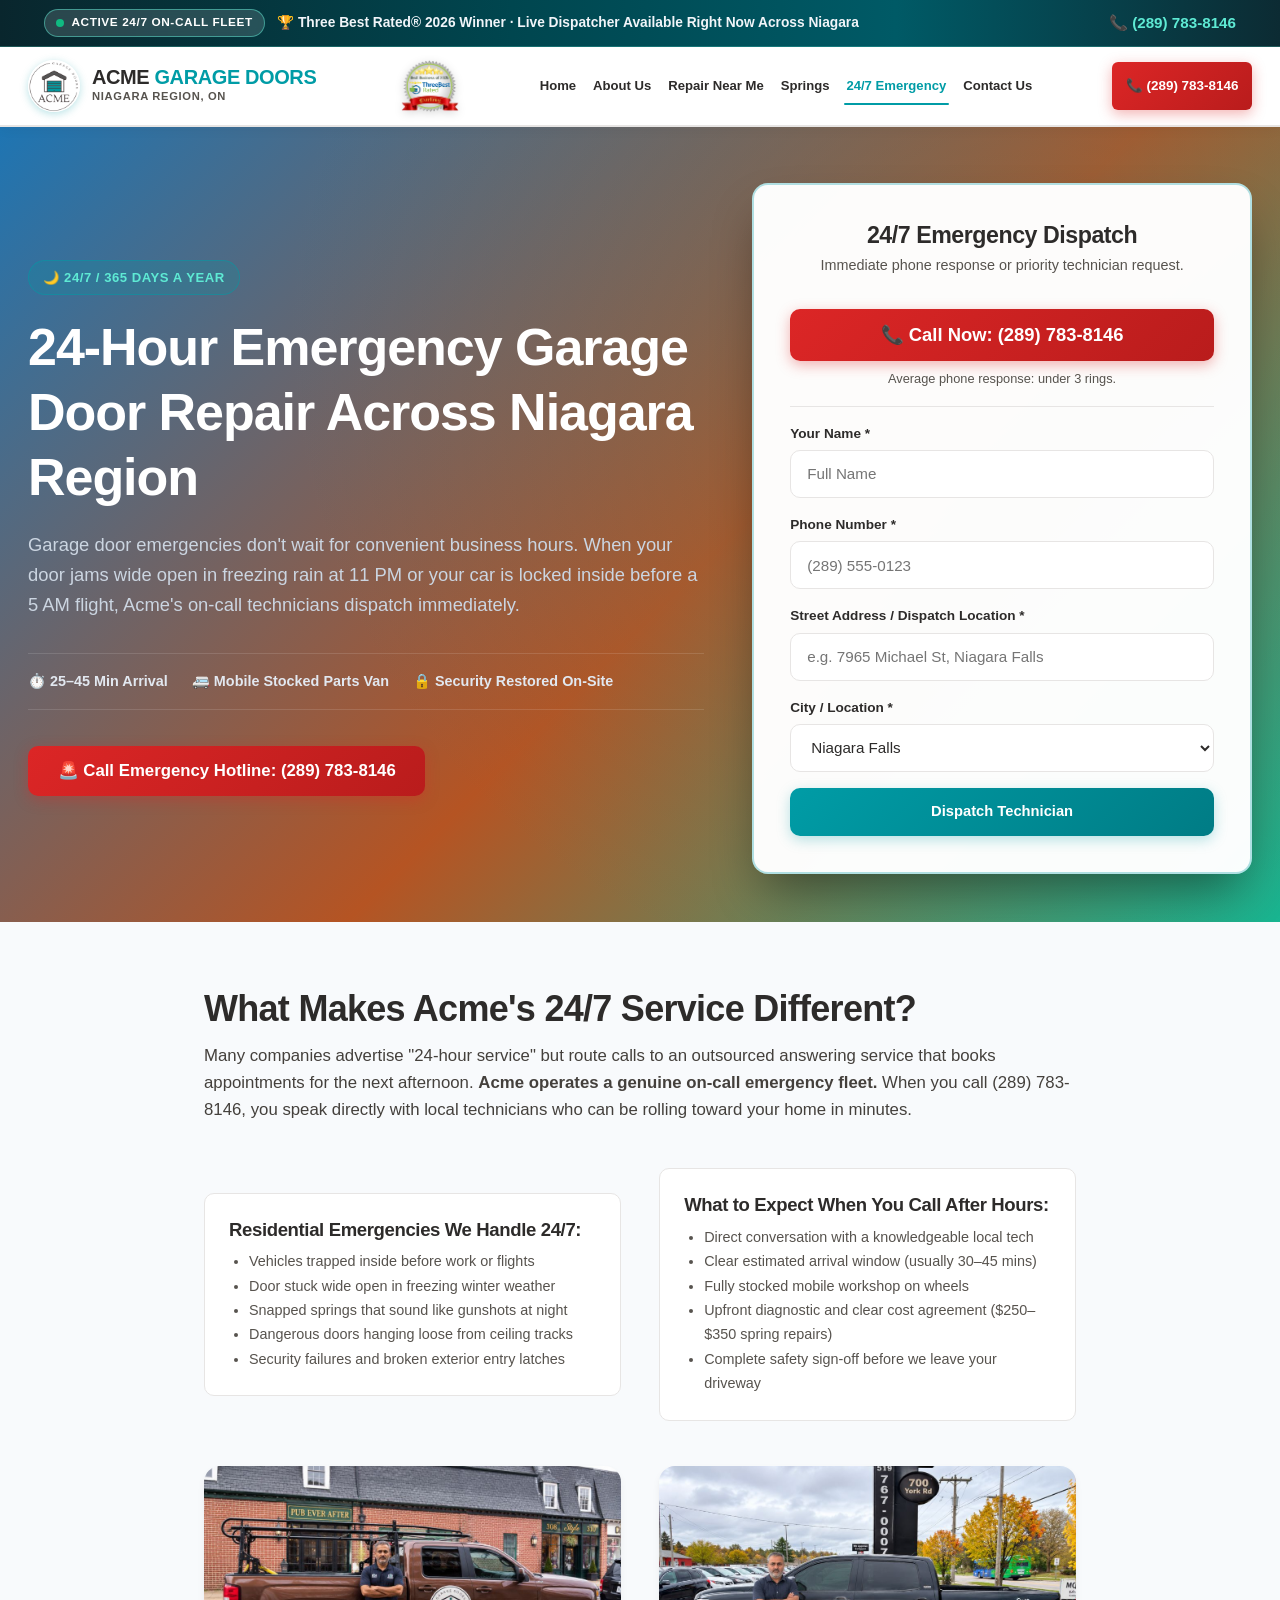
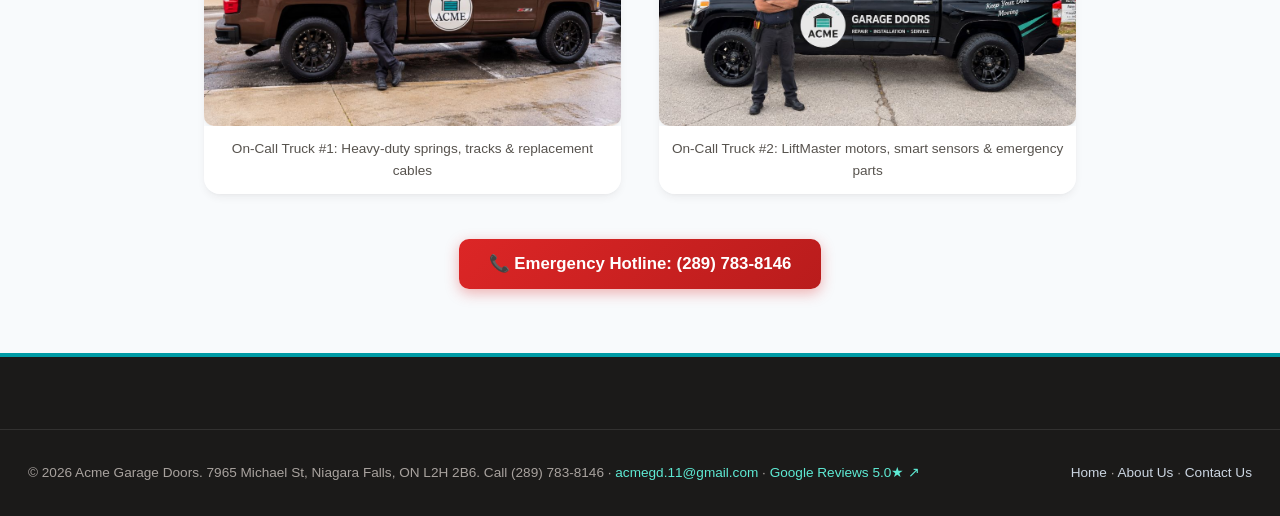
<file: 24-hour-garage-door-repair-niagara-region.html>
<!DOCTYPE html>
<html lang="en-CA">
<head>
  <meta charset="UTF-8">
  <meta name="viewport" content="width=device-width, initial-scale=1.0">
  
  <title>24 Hour Emergency Garage Door Repair Niagara Region | Rapid Dispatch</title>
  <meta name="description" content="Trapped car or broken door at night? Genuine 24/7 emergency garage door repair across Niagara Falls, St. Catharines & Welland. Call 289-783-8146 now.">
  <link rel="canonical" href="https://acmegaragedoors.ca/24-hour-garage-door-repair-niagara-region">
  <meta name="robots" content="index, follow">

  <meta property="og:title" content="24 Hour Emergency Garage Door Repair Niagara Region | Rapid Dispatch">
  <meta property="og:description" content="Trapped car or broken door at night? Genuine 24/7 emergency garage door repair across Niagara Falls, St. Catharines & Welland. Call 289-783-8146 now.">
  <meta property="og:url" content="https://acmegaragedoors.ca/24-hour-garage-door-repair-niagara-region">

  <link rel="stylesheet" href="styles.css">

  <script type="application/ld+json">
  {
    "@context": "https://schema.org",
    "@type": "EmergencyService",
    "name": "24 Hour Emergency Garage Door Repair Niagara",
    "provider": {
      "@type": "HomeAndConstructionBusiness",
      "name": "Acme Garage Doors",
      "telephone": "+1-289-783-8146",
      "url": "https://acmegaragedoors.ca"
    },
    "openingHours": "Mo-Su 00:00-23:59",
    "areaServed": "Niagara Region, Ontario",
    "description": "True 24/7 round-the-clock emergency garage door repairs in Niagara Falls, St. Catharines, Welland, and Thorold. Rapid arrival for trapped vehicles, broken springs, and security lockouts."
  }
  </script>
</head>
<body>

  <aside class="emergency-topbar">
    <div class="container emergency-topbar-inner">
      <div style="display: flex; align-items: center; gap: 0.75rem;">
        <span class="emergency-badge"><span class="pulse-dot"></span> Active 24/7 On-Call Fleet</span>
        <span>🏆 Three Best Rated® 2026 Winner · <strong>Live Dispatcher Available Right Now Across Niagara</strong></span>
      </div>
      <a href="tel:2897838146" class="topbar-phone">📞 (289) 783-8146</a>
    </div>
  </aside>

  <header class="site-header">
    <div class="container header-inner">
      <a href="/" class="brand-logo" aria-label="Acme Garage Doors Homepage">
        <img src="assets/acme-logo.png" alt="Acme Garage Doors Official Logo" class="brand-logo-img">
        <div class="brand-text-col">
          <div class="brand-title">ACME <span>GARAGE DOORS</span></div>
          <span class="brand-subtitle">Niagara Region, ON</span>
        </div>
      </a>

      <!-- Three Best Rated Award Seal -->
      <div class="header-award-wrap" title="Three Best Rated® Award Winner 2026 - Acme Garage Doors">
        <img src="assets/three-best-rated-award.png" alt="Three Best Rated Award 2026 Winner - Garage Door Repair" class="header-award-seal">
      </div>
      <nav class="main-nav" aria-label="Main Navigation">
        <a href="/" class="nav-link">Home</a>
        <a href="about-us.html" class="nav-link">About Us</a>
        <a href="garage-door-repair-niagara-falls.html" class="nav-link">Repair Near Me</a>
        <a href="broken-spring-replacement-niagara-falls.html" class="nav-link">Springs</a>
        <a href="24-hour-garage-door-repair-niagara-region.html" class="nav-link active">24/7 Emergency</a>
        <a href="contact-us.html" class="nav-link">Contact Us</a>

        <!-- Mobile Drawer Bottom CTA -->
        <div class="mobile-nav-cta">
          <a href="tel:2897838146" class="btn btn-emergency">
            🚨 Call Dispatch: (289) 783-8146
          </a>
          <div class="mobile-nav-info">
            <span>⏱️ 25–40m Niagara Response</span>
            <span>⭐ 5.0 Google Rating (133+ Reviews)</span>
          </div>
        </div>
      </nav>
      <div class="header-actions">
        <a href="tel:2897838146" class="btn btn-emergency btn-sm header-call-btn">📞 (289) 783-8146</a>
        <button class="mobile-nav-toggle" aria-label="Toggle navigation" aria-expanded="false">
          <span class="hamburger-bar"></span>
          <span class="hamburger-bar"></span>
          <span class="hamburger-bar"></span>
        </button>
      </div>
    </div>
  </header>

  <section class="hero" style="padding: 3.5rem 0 3rem;">
    <div class="container hero-grid">
      <div>
        <div class="hero-tag">🌙 24/7 / 365 Days A Year</div>
        <h1>24-Hour Emergency Garage Door Repair Across Niagara Region</h1>
        <p class="hero-subtext">
          Garage door emergencies don't wait for convenient business hours. When your door jams wide open in freezing rain at 11 PM or your car is locked inside before a 5 AM flight, Acme's on-call technicians dispatch immediately.
        </p>
        <div class="hero-trust-row">
          <div class="trust-pill">⏱️ 25–45 Min Arrival</div>
          <div class="trust-pill">🚐 Mobile Stocked Parts Van</div>
          <div class="trust-pill">🔒 Security Restored On-Site</div>
        </div>
        <a href="tel:2897838146" class="btn btn-emergency btn-lg">🚨 Call Emergency Hotline: (289) 783-8146</a>
      </div>

      <div class="hero-card">
        <div class="hero-card-header">
          <h3>24/7 Emergency Dispatch</h3>
          <p>Immediate phone response or priority technician request.</p>
        </div>
        <div style="text-align: center; padding: 0.5rem 0 1rem;">
          <a href="tel:2897838146" class="btn btn-emergency btn-lg" style="width: 100%; font-size: 1.15rem; margin-bottom: 0.5rem;">
            📞 Call Now: (289) 783-8146
          </a>
          <p style="font-size: 0.8rem; color: var(--text-muted); margin: 0;">Average phone response: under 3 rings.</p>
        </div>
        <form class="quick-form lead-capture-form" style="border-top: 1px solid var(--border-subtle); padding-top: 1rem;">
          <input type="hidden" name="service" value="24/7 Emergency Service">
          <div class="form-group">
            <label>Your Name *</label>
            <input type="text" name="name" class="form-control" required placeholder="Full Name">
          </div>
          <div class="form-group">
            <label>Phone Number *</label>
            <input type="tel" name="phone" class="form-control" required placeholder="(289) 555-0123">
          </div>
          <div class="form-group">
            <label>Street Address / Dispatch Location *</label>
            <input type="text" name="address" class="form-control" required placeholder="e.g. 7965 Michael St, Niagara Falls">
          </div>
          <div class="form-group">
            <label>City / Location *</label>
            <select name="city" class="form-control" required>
              <option value="Niagara Falls">Niagara Falls</option>
              <option value="St. Catharines">St. Catharines</option>
              <option value="Welland">Welland</option>
              <option value="Thorold">Thorold</option>
              <option value="Fenwick / Pelham">Fenwick / Pelham</option>
              <option value="Hamilton">Hamilton</option>
              <option value="Fort Erie">Fort Erie</option>
              <option value="Niagara-on-the-Lake">Niagara-on-the-Lake</option>
            </select>
          </div>
          <button type="submit" class="btn btn-primary" style="width: 100%;">Dispatch Technician</button>
        </form>
      </div>
    </div>
  </section>

  <section class="section">
    <div class="container-narrow">
      <h2>What Makes Acme's 24/7 Service Different?</h2>
      <p>
        Many companies advertise "24-hour service" but route calls to an outsourced answering service that books appointments for the next afternoon. <strong>Acme operates a genuine on-call emergency fleet.</strong> When you call (289) 783-8146, you speak directly with local technicians who can be rolling toward your home in minutes.
      </p>

      <div class="responsive-grid-even">
        <div style="background: #ffffff; border: 1px solid var(--border-subtle); padding: 1.5rem; border-radius: var(--radius-md);">
          <h4>Residential Emergencies We Handle 24/7:</h4>
          <ul style="font-size: 0.9rem; color: var(--text-muted); line-height: 1.7; margin-top: 0.5rem; padding-left: 1.25rem;">
            <li>Vehicles trapped inside before work or flights</li>
            <li>Door stuck wide open in freezing winter weather</li>
            <li>Snapped springs that sound like gunshots at night</li>
            <li>Dangerous doors hanging loose from ceiling tracks</li>
            <li>Security failures and broken exterior entry latches</li>
          </ul>
        </div>

        <div style="background: #ffffff; border: 1px solid var(--border-subtle); padding: 1.5rem; border-radius: var(--radius-md);">
          <h4>What to Expect When You Call After Hours:</h4>
          <ul style="font-size: 0.9rem; color: var(--text-muted); line-height: 1.7; margin-top: 0.5rem; padding-left: 1.25rem;">
            <li>Direct conversation with a knowledgeable local tech</li>
            <li>Clear estimated arrival window (usually 30–45 mins)</li>
            <li>Fully stocked mobile workshop on wheels</li>
            <li>Upfront diagnostic and clear cost agreement ($250–$350 spring repairs)</li>
            <li>Complete safety sign-off before we leave your driveway</li>
          </ul>
        </div>
      </div>

      <!-- Fleet Photos -->
      <div class="responsive-grid-even">
        <div style="border-radius: var(--radius-lg); overflow: hidden; box-shadow: var(--shadow-md);">
          <img src="assets/acme-service-truck-brown.jpg" alt="Acme Garage Doors Emergency Response Truck" class="responsive-img-cover">
          <div style="padding: 0.75rem; background: #ffffff; font-size: 0.85rem; color: var(--text-muted); text-align: center;">On-Call Truck #1: Heavy-duty springs, tracks & replacement cables</div>
        </div>
        <div style="border-radius: var(--radius-lg); overflow: hidden; box-shadow: var(--shadow-md);">
          <img src="assets/acme-service-truck-black.jpg" alt="Acme Garage Doors Rapid Response Unit" class="responsive-img-cover">
          <div style="padding: 0.75rem; background: #ffffff; font-size: 0.85rem; color: var(--text-muted); text-align: center;">On-Call Truck #2: LiftMaster motors, smart sensors & emergency parts</div>
        </div>
      </div>

      <div style="text-align: center; margin-top: 2rem;">
        <a href="tel:2897838146" class="btn btn-emergency btn-lg">📞 Emergency Hotline: (289) 783-8146</a>
      </div>
    </div>
  </section>

  <!-- Mobile Sticky Bottom Conversion Bar -->
  <aside class="mobile-sticky-bar" aria-label="Quick Mobile Actions">
    <div class="mobile-sticky-inner">
      <a href="tel:2897838146" class="btn btn-emergency btn-sticky-call">
        <span class="pulse-dot"></span> 📞 Call (289) 783-8146
      </a>
      <a href="contact-us.html#contact-form-section" class="btn btn-primary btn-sticky-quote">
        ⚡ Free Quote
      </a>
    </div>
  </aside>

  <footer class="site-footer">
    <div class="container footer-bottom">
      <div>© 2026 Acme Garage Doors. 7965 Michael St, Niagara Falls, ON L2H 2B6. Call (289) 783-8146 · <a href="mailto:acmegd.11@gmail.com" style="color: #5eead4;">acmegd.11@gmail.com</a> · <a href="https://share.google/b3CXC9fzBbWsFF5Mg" target="_blank" rel="noopener noreferrer" style="color: #5eead4;">Google Reviews 5.0★ ↗</a></div>
      <div><a href="/" style="color: #cbd5e1;">Home</a> · <a href="about-us.html" style="color: #cbd5e1;">About Us</a> · <a href="contact-us.html" style="color: #cbd5e1;">Contact Us</a></div>
    </div>
  </footer>

  <script src="seo-data.js"></script>
  <script src="app.js"></script>
</body>
</html>
</file>
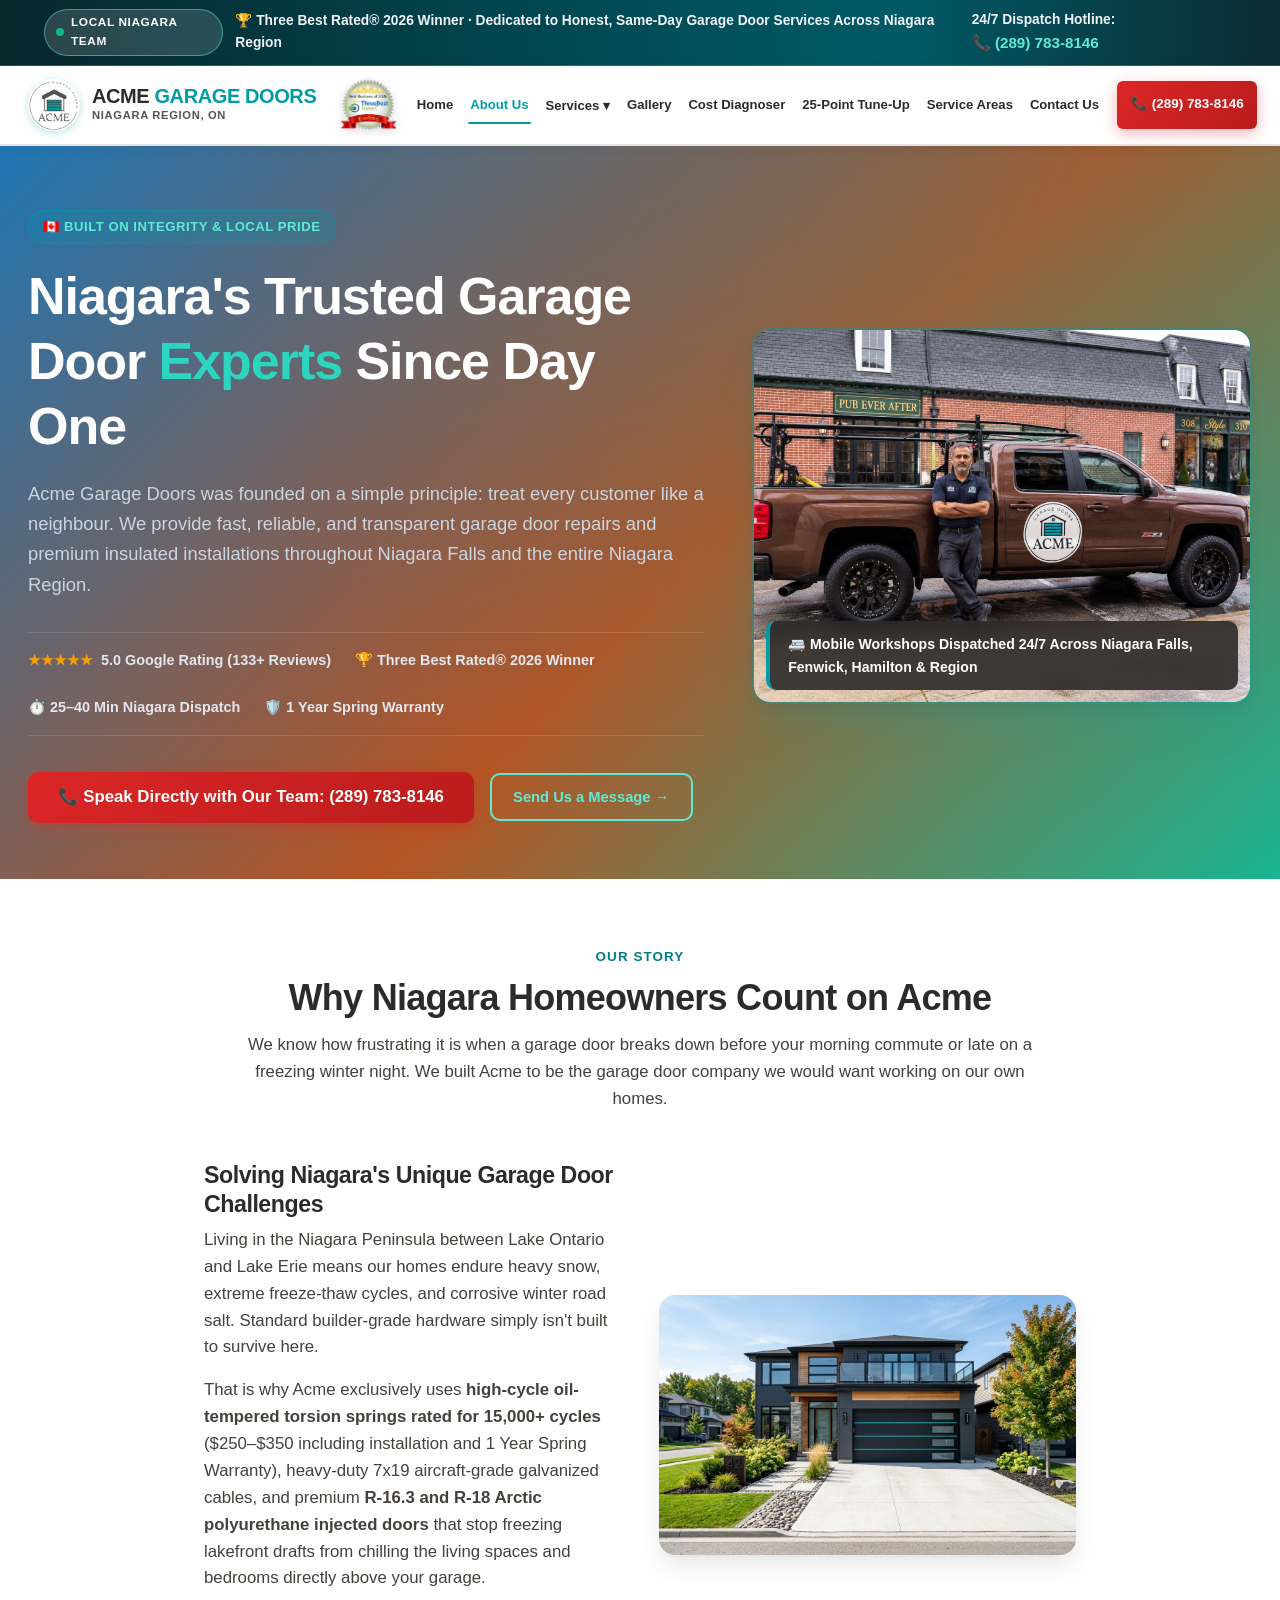
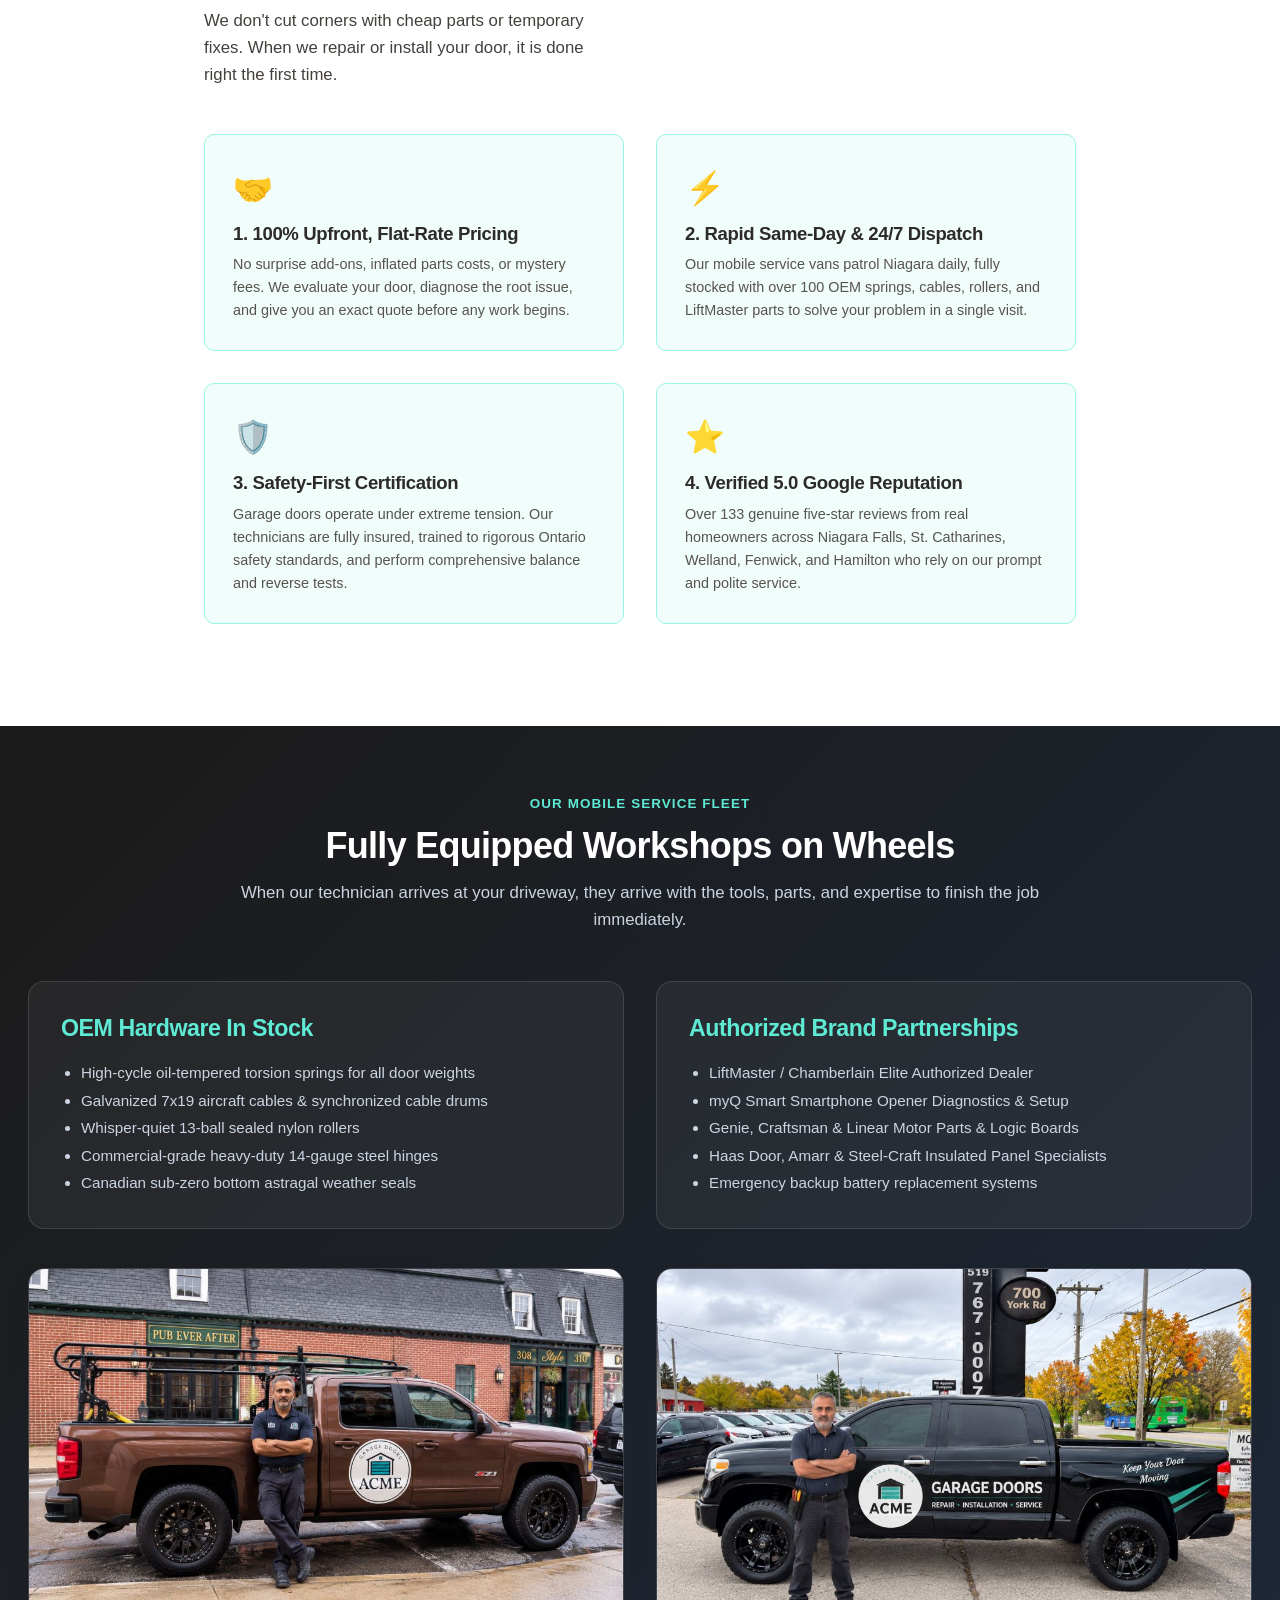
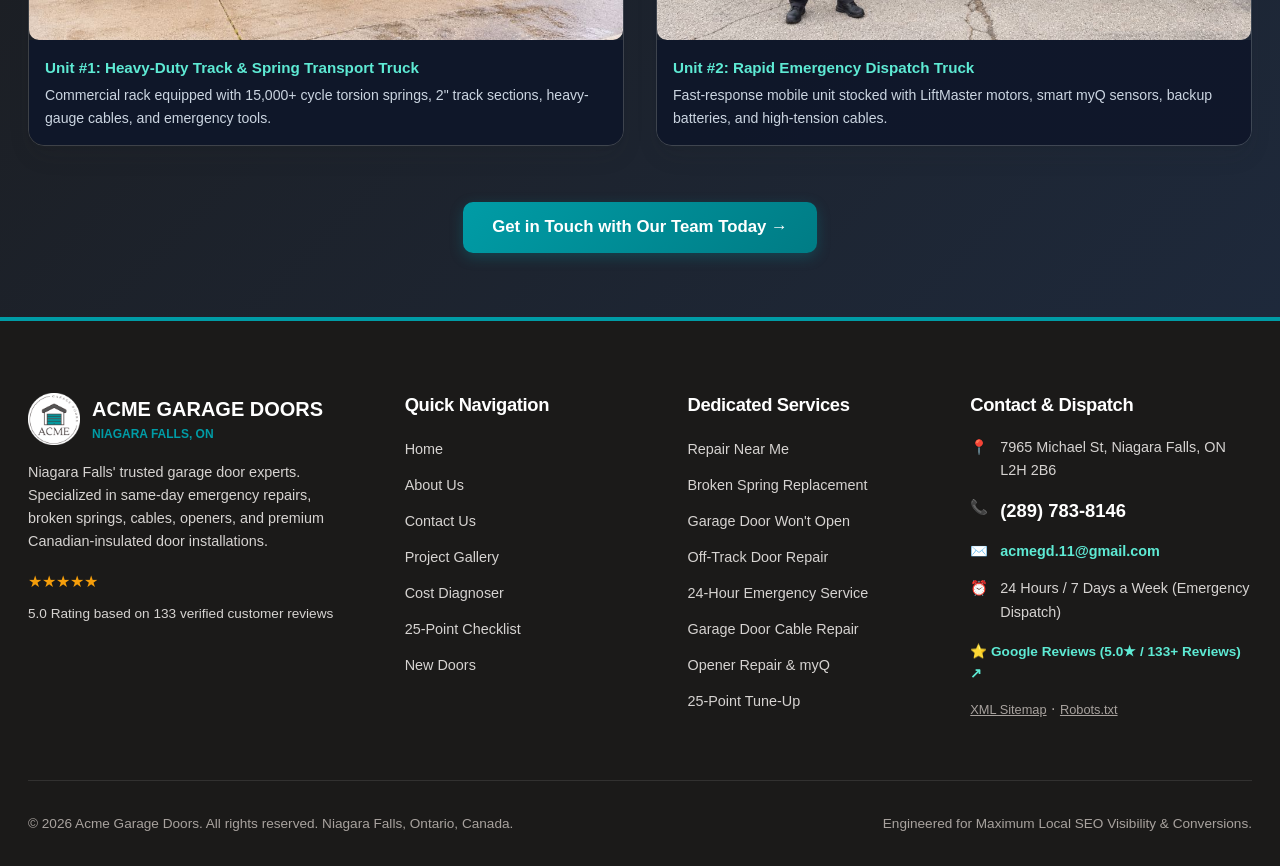
<file: about-us.html>
<!DOCTYPE html>
<html lang="en-CA">
<head>
  <meta charset="UTF-8">
  <meta name="viewport" content="width=device-width, initial-scale=1.0">
  
  <!-- Primary SEO Meta Tags -->
  <title>About Us | Acme Garage Doors Niagara Falls & Region</title>
  <meta name="description" content="Learn about Acme Garage Doors, Niagara's trusted local garage door repair & installation team. Three Best Rated® 2026 Winner, 5.0★ Google rating, 24/7 emergency dispatch, and 1 year spring warranty.">
  <meta name="keywords" content="about Acme garage doors, Niagara Falls garage door company, garage door technicians Niagara, local garage door repair St. Catharines, Welland overhead doors">
  <meta name="author" content="Acme Garage Doors">
  <meta name="robots" content="index, follow">
  <link rel="canonical" href="https://acmegaragedoors.ca/about-us">
  
  <!-- Favicon -->
  <link rel="icon" type="image/png" href="assets/acme-logo.png">

  <!-- Open Graph -->
  <meta property="og:type" content="website">
  <meta property="og:url" content="https://acmegaragedoors.ca/about-us">
  <meta property="og:title" content="About Us | Acme Garage Doors Niagara Falls & Region">
  <meta property="og:description" content="Niagara Falls' trusted local garage door experts. 5.0 Google Rating with 133+ verified reviews, 24/7 emergency service, and Canadian winter-grade hardware.">
  <meta property="og:image" content="https://acmegaragedoors.ca/assets/technician-van.jpg">

  <!-- Twitter Cards -->
  <meta name="twitter:card" content="summary_large_image">
  <meta name="twitter:title" content="About Us | Acme Garage Doors Niagara Falls & Region">
  <meta name="twitter:description" content="Discover why Niagara homeowners trust Acme Garage Doors for honest, fast, and certified repairs. Call 289-783-8146.">
  <meta name="twitter:image" content="https://acmegaragedoors.ca/assets/technician-van.jpg">

  <link rel="stylesheet" href="styles.css">

  <!-- Schema.org AboutPage & LocalBusiness -->
  <script type="application/ld+json">
  {
    "@context": "https://schema.org",
    "@type": "AboutPage",
    "name": "About Acme Garage Doors",
    "description": "Information about Acme Garage Doors, a leading garage door repair and installation service provider based in Niagara Falls, Ontario.",
    "mainEntity": {
      "@type": "HomeAndConstructionBusiness",
      "name": "Acme Garage Doors",
      "image": "https://acmegaragedoors.ca/assets/acme-logo.png",
      "telephone": "+1-289-783-8146",
      "email": "acmegd.11@gmail.com",
      "url": "https://acmegaragedoors.ca",
      "address": {
        "@type": "PostalAddress",
        "streetAddress": "7965 Michael St",
        "addressLocality": "Niagara Falls",
        "addressRegion": "ON",
        "postalCode": "L2H 2B6",
        "addressCountry": "CA"
      },
      "geo": {
        "@type": "GeoCoordinates",
        "latitude": 43.0818,
        "longitude": -79.1246
      },
      "hasMap": "https://share.google/b3CXC9fzBbWsFF5Mg",
      "sameAs": [
        "https://share.google/b3CXC9fzBbWsFF5Mg"
      ],
      "areaServed": [
        "Niagara Falls",
        "St. Catharines",
        "Welland",
        "Thorold",
        "Fenwick",
        "Hamilton",
        "Fort Erie",
        "Niagara-on-the-Lake",
        "Pelham",
        "Port Colborne",
        "Grimsby",
        "Lincoln"
      ],
      "aggregateRating": {
        "@type": "AggregateRating",
        "ratingValue": "5.0",
        "reviewCount": "133"
      }
    }
  }
  </script>
</head>
<body>

  <!-- Emergency 24/7 Top Bar -->
  <aside class="emergency-topbar" aria-label="Emergency Announcement">
    <div class="container emergency-topbar-inner">
      <div style="display: flex; align-items: center; gap: 0.75rem;">
        <span class="emergency-badge"><span class="pulse-dot"></span> Local Niagara Team</span>
        <span>🏆 Three Best Rated® 2026 Winner · Dedicated to Honest, Same-Day Garage Door Services Across Niagara Region</span>
      </div>
      <div>
        <span>24/7 Dispatch Hotline: </span>
        <a href="tel:2897838146" class="topbar-phone">📞 (289) 783-8146</a>
      </div>
    </div>
  </aside>

  <!-- Sticky One-Line Header -->
  <header class="site-header">
    <div class="container header-inner">
      <!-- Official Logo & Brand -->
      <a href="/" class="brand-logo" aria-label="Acme Garage Doors Homepage">
        <img src="assets/acme-logo.png" alt="Acme Garage Doors Official Logo" class="brand-logo-img">
        <div class="brand-text-col">
          <div class="brand-title">ACME <span>GARAGE DOORS</span></div>
          <span class="brand-subtitle">Niagara Region, ON</span>
        </div>
      </a>

      <!-- Three Best Rated Award Seal -->
      <div class="header-award-wrap" title="Three Best Rated® Award Winner 2026 - Acme Garage Doors">
        <img src="assets/three-best-rated-award.png" alt="Three Best Rated Award 2026 Winner - Garage Door Repair" class="header-award-seal">
      </div>

      <!-- Navigation Menu Strictly in ONE Line -->
      <nav class="main-nav" aria-label="Main Navigation">
        <a href="/" class="nav-link">Home</a>
        <a href="about-us.html" class="nav-link active">About Us</a>
        
        <div class="nav-item-dropdown">
          <a href="#services" class="nav-link dropdown-toggle-link">Services ▾</a>
          <div class="dropdown-menu">
            <a href="garage-door-repair-niagara-falls.html" class="dropdown-item">🛠️ Repair Near Me (Niagara Falls)</a>
            <a href="broken-spring-replacement-niagara-falls.html" class="dropdown-item">⚡ Broken Spring Replacement</a>
            <a href="garage-door-wont-open-niagara-region.html" class="dropdown-item">🚪 Garage Door Won't Open</a>
            <a href="off-track-garage-door-repair-niagara-region.html" class="dropdown-item">⚠️ Off-Track Door Realignment</a>
            <a href="24-hour-garage-door-repair-niagara-region.html" class="dropdown-item">🚨 24-Hour Emergency Service</a>
            <a href="garage-door-cable-repair-niagara-region.html" class="dropdown-item">🪢 High-Tension Cable Repair</a>
            <a href="garage-door-opener-repair-niagara-region.html" class="dropdown-item">⚙️ Opener Repair (LiftMaster/myQ)</a>
            <a href="garage-door-maintenance-tune-up-niagara-region.html" class="dropdown-item">📋 25-Point Tune-Up Checklist</a>
            <a href="garage-door-installation-niagara.html" class="dropdown-item">🏠 New Door Installation (R-16)</a>
          </div>
        </div>

        <a href="index.html#gallery" class="nav-link">Gallery</a>
        <a href="index.html#diagnoser" class="nav-link">Cost Diagnoser</a>
        <a href="index.html#checklist" class="nav-link">25-Point Tune-Up</a>
        <a href="index.html#areas" class="nav-link">Service Areas</a>
        <a href="contact-us.html" class="nav-link">Contact Us</a>

        <!-- Mobile Drawer Bottom CTA -->
        <div class="mobile-nav-cta">
          <a href="tel:2897838146" class="btn btn-emergency">
            🚨 Call Dispatch: (289) 783-8146
          </a>
          <div class="mobile-nav-info">
            <span>⏱️ 25–40m Niagara Response</span>
            <span>⭐ 5.0 Google Rating (133+ Reviews)</span>
          </div>
        </div>
      </nav>

      <!-- Right Header Actions -->
      <div class="header-actions">
        <a href="tel:2897838146" class="btn btn-emergency btn-sm header-call-btn">
          📞 (289) 783-8146
        </a>
        <button class="mobile-nav-toggle" aria-label="Toggle navigation" aria-expanded="false">
          <span class="hamburger-bar"></span>
          <span class="hamburger-bar"></span>
          <span class="hamburger-bar"></span>
        </button>
      </div>
    </div>
  </header>

  <!-- Page Hero Section -->
  <section class="hero" style="padding: 4rem 0 3.5rem;">
    <div class="container hero-grid">
      <div>
        <div class="hero-tag">🇨🇦 Built on Integrity & Local Pride</div>
        <h1>Niagara's Trusted Garage Door <span>Experts</span> Since Day One</h1>
        <p class="hero-subtext">
          Acme Garage Doors was founded on a simple principle: treat every customer like a neighbour. We provide fast, reliable, and transparent garage door repairs and premium insulated installations throughout Niagara Falls and the entire Niagara Region.
        </p>

        <div class="hero-trust-row">
          <div class="trust-pill">
            <span class="trust-stars">★★★★★</span>
            <span><strong>5.0 Google Rating</strong> (133+ Reviews)</span>
          </div>
          <div class="trust-pill">
            <span>🏆 <strong>Three Best Rated®</strong> 2026 Winner</span>
          </div>
          <div class="trust-pill">
            <span>⏱️ <strong>25–40 Min</strong> Niagara Dispatch</span>
          </div>
          <div class="trust-pill">
            <span>🛡️ <strong>1 Year Spring</strong> Warranty</span>
          </div>
        </div>

        <div class="hero-cta-group">
          <a href="tel:2897838146" class="btn btn-emergency btn-lg">
            📞 Speak Directly with Our Team: (289) 783-8146
          </a>
          <a href="contact-us.html" class="btn btn-outline" style="border-color: #5eead4; color: #5eead4;">
            Send Us a Message →
          </a>
        </div>
      </div>

      <!-- Hero Visual Image Card -->
      <div style="border-radius: var(--radius-lg); overflow: hidden; box-shadow: var(--shadow-xl); border: 2px solid rgba(0, 156, 166, 0.4); position: relative;">
        <img src="assets/acme-service-truck-brown.jpg" alt="Acme Garage Doors Branded Service Vehicle and Certified Technician" class="responsive-img-hero">
        <div style="position: absolute; bottom: 12px; left: 12px; right: 12px; background: rgba(45, 43, 42, 0.9); backdrop-filter: blur(6px); color: #ffffff; padding: 12px 18px; border-radius: var(--radius-md); font-size: 0.88rem; font-weight: 700; border-left: 4px solid var(--brand-teal);">
          🚐 Mobile Workshops Dispatched 24/7 Across Niagara Falls, Fenwick, Hamilton & Region
        </div>
      </div>
    </div>
  </section>

  <!-- Story & Core Values Section -->
  <section class="section section-alt">
    <div class="container-narrow">
      <div class="gallery-section-header">
        <span class="section-tag">Our Story</span>
        <h2>Why Niagara Homeowners Count on Acme</h2>
        <p>We know how frustrating it is when a garage door breaks down before your morning commute or late on a freezing winter night. We built Acme to be the garage door company we would want working on our own homes.</p>
      </div>

      <div class="responsive-grid-even">
        <div>
          <h3>Solving Niagara's Unique Garage Door Challenges</h3>
          <p>
            Living in the Niagara Peninsula between Lake Ontario and Lake Erie means our homes endure heavy snow, extreme freeze-thaw cycles, and corrosive winter road salt. Standard builder-grade hardware simply isn't built to survive here.
          </p>
          <p>
            That is why Acme exclusively uses <strong>high-cycle oil-tempered torsion springs rated for 15,000+ cycles</strong> ($250–$350 including installation and 1 Year Spring Warranty), heavy-duty 7x19 aircraft-grade galvanized cables, and premium <strong>R-16.3 and R-18 Arctic polyurethane injected doors</strong> that stop freezing lakefront drafts from chilling the living spaces and bedrooms directly above your garage.
          </p>
          <p>
            We don't cut corners with cheap parts or temporary fixes. When we repair or install your door, it is done right the first time.
          </p>
        </div>
        <div style="border-radius: var(--radius-lg); overflow: hidden; box-shadow: var(--shadow-lg);">
          <img src="assets/hero-garage-door.jpg" alt="Acme Insulated Garage Door Installation in Niagara Falls" class="responsive-img-cover">
        </div>
      </div>

      <!-- Core Pillars Grid -->
      <div class="responsive-grid-2">
        <div style="background: var(--bg-teal-subtle); border: 1.5px solid var(--border-teal); padding: 1.75rem; border-radius: var(--radius-md);">
          <div style="font-size: 2rem; margin-bottom: 0.5rem;">🤝</div>
          <h4 style="color: var(--brand-charcoal); margin-bottom: 0.5rem;">1. 100% Upfront, Flat-Rate Pricing</h4>
          <p style="font-size: 0.9rem; color: var(--text-muted); margin-bottom: 0;">
            No surprise add-ons, inflated parts costs, or mystery fees. We evaluate your door, diagnose the root issue, and give you an exact quote before any work begins.
          </p>
        </div>

        <div style="background: var(--bg-teal-subtle); border: 1.5px solid var(--border-teal); padding: 1.75rem; border-radius: var(--radius-md);">
          <div style="font-size: 2rem; margin-bottom: 0.5rem;">⚡</div>
          <h4 style="color: var(--brand-charcoal); margin-bottom: 0.5rem;">2. Rapid Same-Day & 24/7 Dispatch</h4>
          <p style="font-size: 0.9rem; color: var(--text-muted); margin-bottom: 0;">
            Our mobile service vans patrol Niagara daily, fully stocked with over 100 OEM springs, cables, rollers, and LiftMaster parts to solve your problem in a single visit.
          </p>
        </div>

        <div style="background: var(--bg-teal-subtle); border: 1.5px solid var(--border-teal); padding: 1.75rem; border-radius: var(--radius-md);">
          <div style="font-size: 2rem; margin-bottom: 0.5rem;">🛡️</div>
          <h4 style="color: var(--brand-charcoal); margin-bottom: 0.5rem;">3. Safety-First Certification</h4>
          <p style="font-size: 0.9rem; color: var(--text-muted); margin-bottom: 0;">
            Garage doors operate under extreme tension. Our technicians are fully insured, trained to rigorous Ontario safety standards, and perform comprehensive balance and reverse tests.
          </p>
        </div>

        <div style="background: var(--bg-teal-subtle); border: 1.5px solid var(--border-teal); padding: 1.75rem; border-radius: var(--radius-md);">
          <div style="font-size: 2rem; margin-bottom: 0.5rem;">⭐</div>
          <h4 style="color: var(--brand-charcoal); margin-bottom: 0.5rem;">4. Verified 5.0 Google Reputation</h4>
          <p style="font-size: 0.9rem; color: var(--text-muted); margin-bottom: 0;">
            Over 133 genuine five-star reviews from real homeowners across Niagara Falls, St. Catharines, Welland, Fenwick, and Hamilton who rely on our prompt and polite service.
          </p>
        </div>
      </div>
    </div>
  </section>

  <!-- Service Fleet & Equipment Section -->
  <section class="section section-dark">
    <div class="container">
      <div class="gallery-section-header">
        <span class="section-tag" style="color: #5eead4;">Our Mobile Service Fleet</span>
        <h2>Fully Equipped Workshops on Wheels</h2>
        <p>When our technician arrives at your driveway, they arrive with the tools, parts, and expertise to finish the job immediately.</p>
      </div>

      <div class="responsive-grid-2">
        <div style="background: rgba(255, 255, 255, 0.05); border: 1px solid rgba(255, 255, 255, 0.12); padding: 2rem; border-radius: var(--radius-lg);">
          <h3 style="color: #5eead4; margin-bottom: 1rem;">OEM Hardware In Stock</h3>
          <ul style="color: #cbd5e1; font-size: 0.95rem; line-height: 1.8; padding-left: 1.25rem;">
            <li>High-cycle oil-tempered torsion springs for all door weights</li>
            <li>Galvanized 7x19 aircraft cables & synchronized cable drums</li>
            <li>Whisper-quiet 13-ball sealed nylon rollers</li>
            <li>Commercial-grade heavy-duty 14-gauge steel hinges</li>
            <li>Canadian sub-zero bottom astragal weather seals</li>
          </ul>
        </div>

        <div style="background: rgba(255, 255, 255, 0.05); border: 1px solid rgba(255, 255, 255, 0.12); padding: 2rem; border-radius: var(--radius-lg);">
          <h3 style="color: #5eead4; margin-bottom: 1rem;">Authorized Brand Partnerships</h3>
          <ul style="color: #cbd5e1; font-size: 0.95rem; line-height: 1.8; padding-left: 1.25rem;">
            <li>LiftMaster / Chamberlain Elite Authorized Dealer</li>
            <li>myQ Smart Smartphone Opener Diagnostics & Setup</li>
            <li>Genie, Craftsman & Linear Motor Parts & Logic Boards</li>
            <li>Haas Door, Amarr & Steel-Craft Insulated Panel Specialists</li>
            <li>Emergency backup battery replacement systems</li>
          </ul>
        </div>
      </div>

      <!-- Fleet Vehicles Showcase -->
      <div class="responsive-grid-2">
        <div style="border-radius: var(--radius-lg); overflow: hidden; border: 1px solid rgba(255, 255, 255, 0.15); box-shadow: var(--shadow-lg);">
          <img src="assets/acme-service-truck-brown.jpg" alt="Acme Garage Doors Emergency Response Truck with Ladder Racks" class="responsive-img-cover">
          <div style="background: rgba(15, 23, 42, 0.95); padding: 1rem; color: #cbd5e1; font-size: 0.88rem;">
            <strong style="color: #5eead4; display: block; font-size: 0.95rem; margin-bottom: 0.25rem;">Unit #1: Heavy-Duty Track & Spring Transport Truck</strong>
            Commercial rack equipped with 15,000+ cycle torsion springs, 2" track sections, heavy-gauge cables, and emergency tools.
          </div>
        </div>
        <div style="border-radius: var(--radius-lg); overflow: hidden; border: 1px solid rgba(255, 255, 255, 0.15); box-shadow: var(--shadow-lg);">
          <img src="assets/acme-service-truck-black.jpg" alt="Acme Garage Doors Rapid Response Service Truck" class="responsive-img-cover">
          <div style="background: rgba(15, 23, 42, 0.95); padding: 1rem; color: #cbd5e1; font-size: 0.88rem;">
            <strong style="color: #5eead4; display: block; font-size: 0.95rem; margin-bottom: 0.25rem;">Unit #2: Rapid Emergency Dispatch Truck</strong>
            Fast-response mobile unit stocked with LiftMaster motors, smart myQ sensors, backup batteries, and high-tension cables.
          </div>
        </div>
      </div>

      <div style="text-align: center; margin-top: 3.5rem;">
        <a href="contact-us.html" class="btn btn-primary btn-lg">
          Get in Touch with Our Team Today →
        </a>
      </div>
    </div>
  </section>

  <!-- Mobile Sticky Bottom Conversion Bar -->
  <aside class="mobile-sticky-bar" aria-label="Quick Mobile Actions">
    <div class="mobile-sticky-inner">
      <a href="tel:2897838146" class="btn btn-emergency btn-sticky-call">
        <span class="pulse-dot"></span> 📞 Call (289) 783-8146
      </a>
      <a href="contact-us.html#contact-form-section" class="btn btn-primary btn-sticky-quote">
        ⚡ Fast Message
      </a>
    </div>
  </aside>

  <!-- Site Footer -->
  <footer class="site-footer">
    <div class="container">
      <div class="footer-grid">
        <div class="footer-col">
          <div style="display: flex; align-items: center; gap: 0.75rem; margin-bottom: 1rem;">
            <img src="assets/acme-logo.png" alt="Acme Garage Doors" style="width: 52px; height: 52px; object-fit: contain;">
            <div>
              <div style="color: #ffffff; font-weight: 900; font-size: 1.25rem;">ACME GARAGE DOORS</div>
              <div style="color: var(--brand-teal); font-size: 0.75rem; font-weight: 700; text-transform: uppercase;">Niagara Falls, ON</div>
            </div>
          </div>
          <p style="color: #d6d3d1; font-size: 0.9rem; margin-bottom: 1rem;">
            Niagara Falls' trusted garage door experts. Specialized in same-day emergency repairs, broken springs, cables, openers, and premium Canadian-insulated door installations.
          </p>
          <div class="trust-stars" style="margin-bottom: 0.5rem;">★★★★★</div>
          <div style="font-size: 0.85rem; color: #d6d3d1;">5.0 Rating based on 133 verified customer reviews</div>
        </div>

        <div class="footer-col">
          <h4>Quick Navigation</h4>
          <ul>
            <li><a href="/">Home</a></li>
            <li><a href="about-us.html">About Us</a></li>
            <li><a href="contact-us.html">Contact Us</a></li>
            <li><a href="index.html#gallery">Project Gallery</a></li>
            <li><a href="index.html#diagnoser">Cost Diagnoser</a></li>
            <li><a href="index.html#checklist">25-Point Checklist</a></li>
            <li><a href="garage-door-installation-niagara.html">New Doors</a></li>
          </ul>
        </div>

        <div class="footer-col">
          <h4>Dedicated Services</h4>
          <ul>
            <li><a href="garage-door-repair-niagara-falls.html">Repair Near Me</a></li>
            <li><a href="broken-spring-replacement-niagara-falls.html">Broken Spring Replacement</a></li>
            <li><a href="garage-door-wont-open-niagara-region.html">Garage Door Won't Open</a></li>
            <li><a href="off-track-garage-door-repair-niagara-region.html">Off-Track Door Repair</a></li>
            <li><a href="24-hour-garage-door-repair-niagara-region.html">24-Hour Emergency Service</a></li>
            <li><a href="garage-door-cable-repair-niagara-region.html">Garage Door Cable Repair</a></li>
            <li><a href="garage-door-opener-repair-niagara-region.html">Opener Repair & myQ</a></li>
            <li><a href="garage-door-maintenance-tune-up-niagara-region.html">25-Point Tune-Up</a></li>
          </ul>
        </div>

        <div class="footer-col">
          <h4>Contact & Dispatch</h4>
          <div class="footer-contact-item">
            <span>📍</span>
            <span>7965 Michael St, Niagara Falls, ON L2H 2B6</span>
          </div>
          <div class="footer-contact-item">
            <span>📞</span>
            <a href="tel:2897838146" style="color: #ffffff; font-weight: 800; font-size: 1.15rem;">(289) 783-8146</a>
          </div>
          <div class="footer-contact-item">
            <span>✉️</span>
            <a href="mailto:acmegd.11@gmail.com" style="color: #5eead4; font-weight: 700;">acmegd.11@gmail.com</a>
          </div>
          <div class="footer-contact-item">
            <span>⏰</span>
            <span>24 Hours / 7 Days a Week (Emergency Dispatch)</span>
          </div>
          <div style="margin-top: 0.75rem;">
            <a href="https://share.google/b3CXC9fzBbWsFF5Mg" target="_blank" rel="noopener noreferrer" style="color: #5eead4; font-weight: 700; font-size: 0.85rem; display: inline-flex; align-items: center; gap: 4px;">
              ⭐ Google Reviews (5.0★ / 133+ Reviews) ↗
            </a>
          </div>
          <div style="margin-top: 0.75rem;">
            <a href="sitemap.xml" style="font-size: 0.8rem; color: #a8a29e; text-decoration: underline;">XML Sitemap</a> · 
            <a href="robots.txt" style="font-size: 0.8rem; color: #a8a29e; text-decoration: underline;">Robots.txt</a>
          </div>
        </div>
      </div>

      <div class="footer-bottom">
        <div>© 2026 Acme Garage Doors. All rights reserved. Niagara Falls, Ontario, Canada.</div>
        <div>Engineered for Maximum Local SEO Visibility & Conversions.</div>
      </div>
    </div>
  </footer>

  <script src="seo-data.js"></script>
  <script src="app.js"></script>
</body>
</html>
</file>
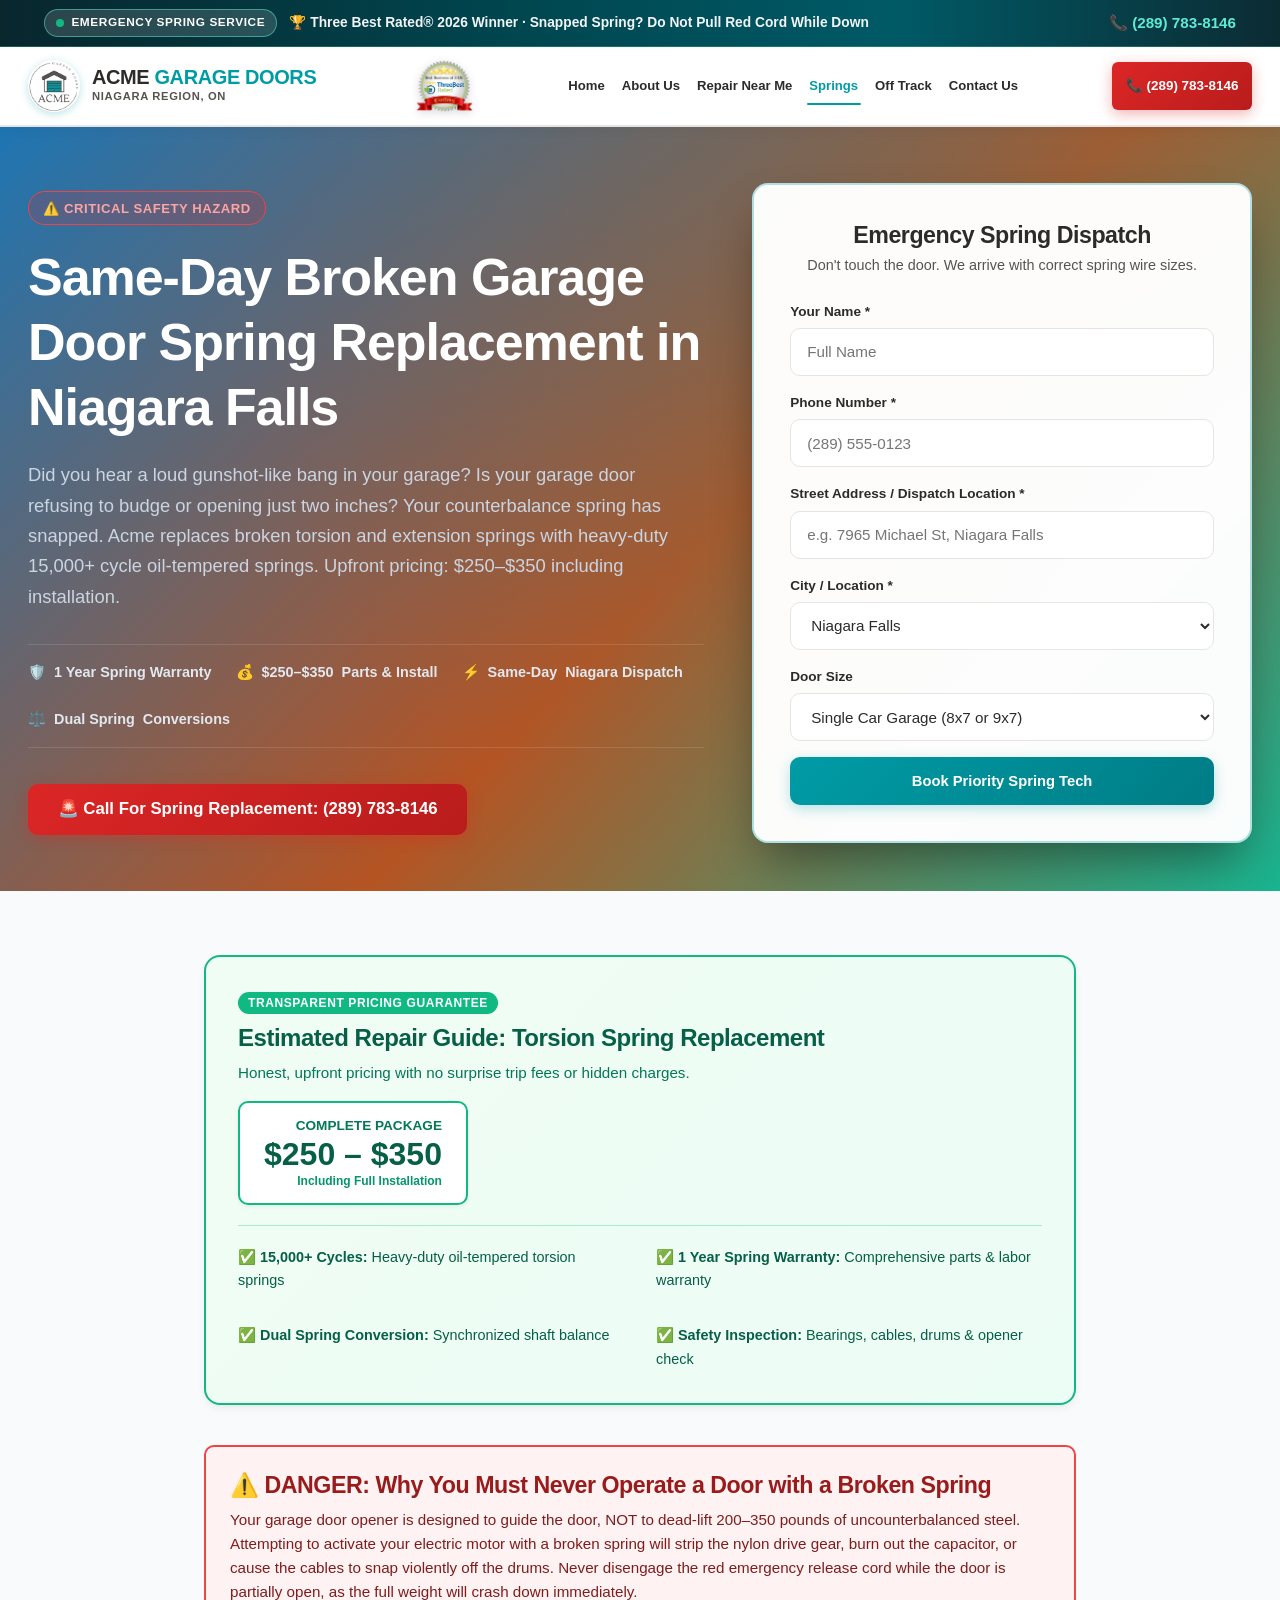
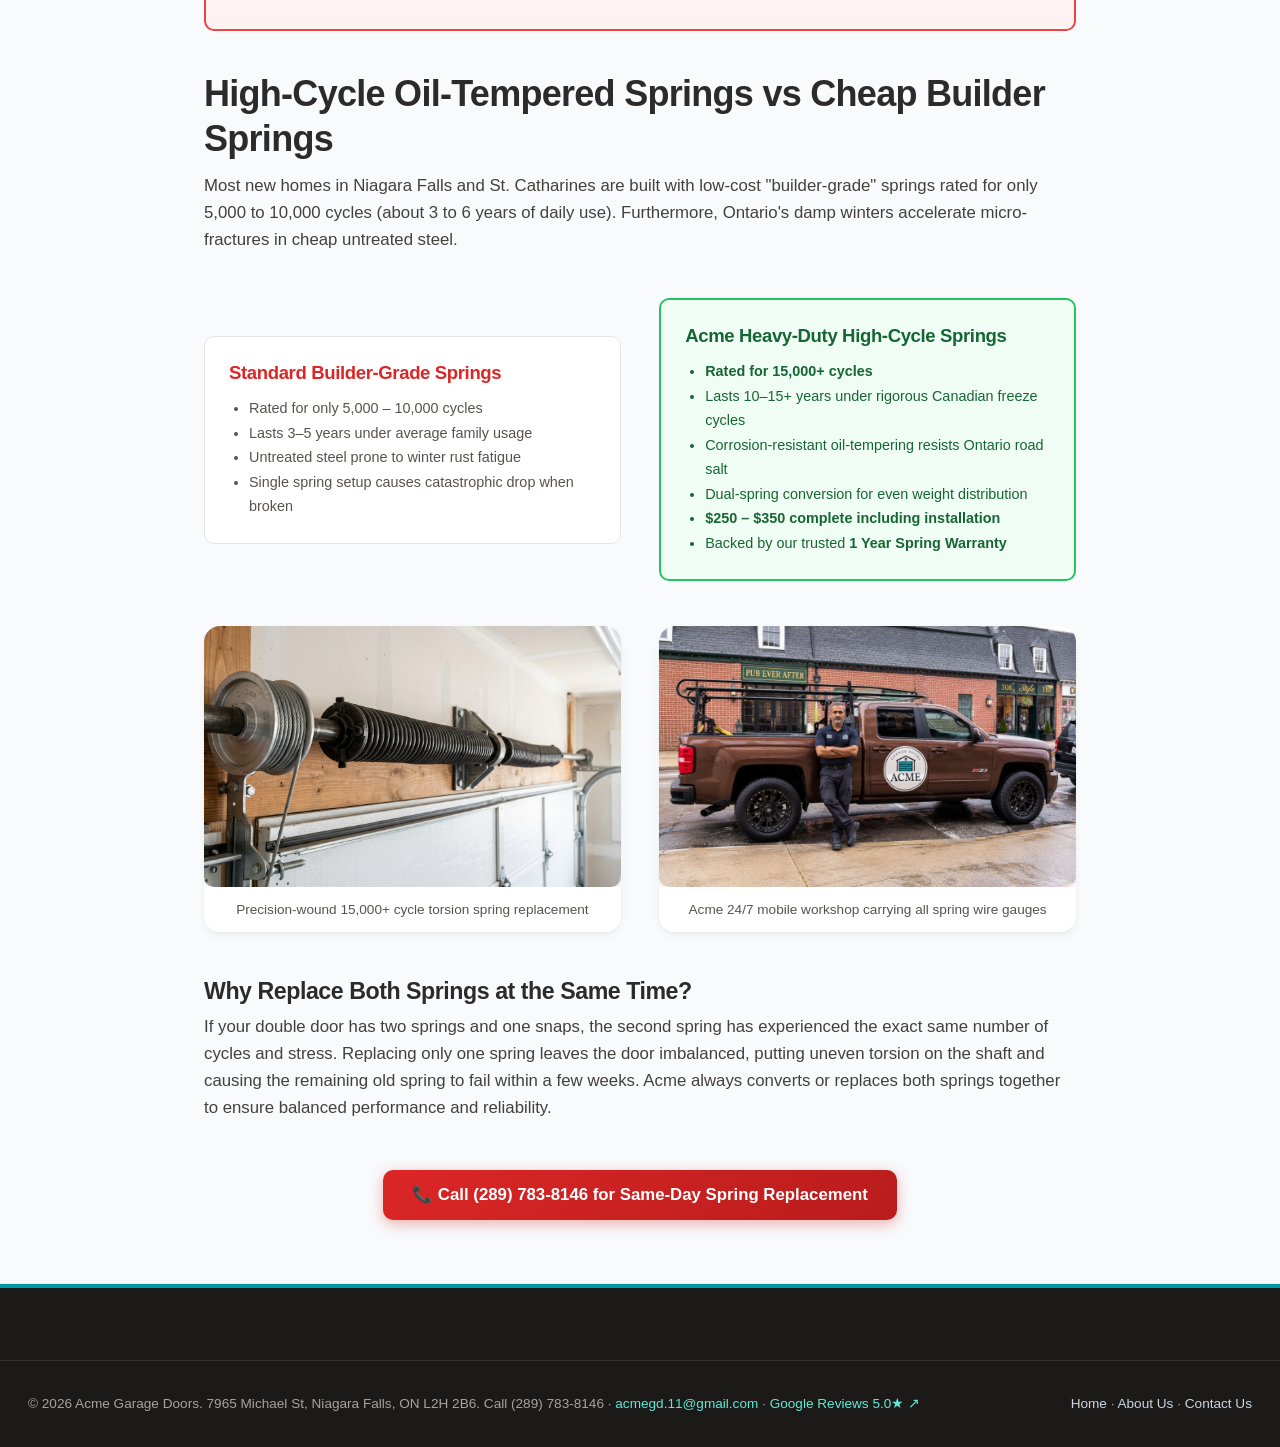
<file: broken-spring-replacement-niagara-falls.html>
<!DOCTYPE html>
<html lang="en-CA">
<head>
  <meta charset="UTF-8">
  <meta name="viewport" content="width=device-width, initial-scale=1.0">
  
  <title>Broken Garage Door Spring Replacement Niagara Falls | High-Cycle Springs ($250-$350)</title>
  <meta name="description" content="Snapped or broken garage door spring? DANGER: Do not operate door! Acme installs commercial-grade 15,000+ cycle torsion springs in Niagara ($250-$350 installed, 1 Year Warranty). Call 289-783-8146.">
  <link rel="canonical" href="https://acmegaragedoors.ca/broken-spring-replacement-niagara-falls">
  <meta name="robots" content="index, follow">

  <meta property="og:title" content="Broken Garage Door Spring Replacement Niagara Falls | High-Cycle Springs ($250-$350)">
  <meta property="og:description" content="Snapped or broken garage door spring? DANGER: Do not operate door! Acme installs commercial-grade 15,000+ cycle torsion springs in Niagara ($250-$350 installed, 1 Year Warranty). Call 289-783-8146.">
  <meta property="og:url" content="https://acmegaragedoors.ca/broken-spring-replacement-niagara-falls">

  <link rel="stylesheet" href="styles.css">

  <script type="application/ld+json">
  {
    "@context": "https://schema.org",
    "@type": "Service",
    "name": "Broken Garage Door Spring Replacement Niagara Falls",
    "serviceType": "Garage Door Spring Replacement",
    "provider": {
      "@type": "HomeAndConstructionBusiness",
      "name": "Acme Garage Doors",
      "telephone": "+1-289-783-8146",
      "url": "https://acmegaragedoors.ca",
      "address": {
        "@type": "PostalAddress",
        "streetAddress": "7965 Michael St",
        "addressLocality": "Niagara Falls",
        "addressRegion": "ON",
        "postalCode": "L2H 2B6",
        "addressCountry": "CA"
      },
      "geo": {
        "@type": "GeoCoordinates",
        "latitude": 43.0818,
        "longitude": -79.1246
      },
      "sameAs": [
        "https://share.google/b3CXC9fzBbWsFF5Mg"
      ]
    },
    "description": "Urgent same-day broken garage door spring replacement in Niagara Falls. We replace snapped torsion and extension springs with high-cycle 15,000+ oil-tempered Canadian springs. Price guide: $250-$350 including installation and 1 Year Spring Warranty."
  }
  </script>
</head>
<body>

  <!-- Emergency Top Bar -->
  <aside class="emergency-topbar">
    <div class="container emergency-topbar-inner">
      <div style="display: flex; align-items: center; gap: 0.75rem;">
        <span class="emergency-badge"><span class="pulse-dot"></span> Emergency Spring Service</span>
        <span>🏆 Three Best Rated® 2026 Winner · <strong>Snapped Spring? Do Not Pull Red Cord While Down</strong></span>
      </div>
      <a href="tel:2897838146" class="topbar-phone">📞 (289) 783-8146</a>
    </div>
  </aside>

  <header class="site-header">
    <div class="container header-inner">
      <a href="/" class="brand-logo" aria-label="Acme Garage Doors Homepage">
        <img src="assets/acme-logo.png" alt="Acme Garage Doors Official Logo" class="brand-logo-img">
        <div class="brand-text-col">
          <div class="brand-title">ACME <span>GARAGE DOORS</span></div>
          <span class="brand-subtitle">Niagara Region, ON</span>
        </div>
      </a>

      <!-- Three Best Rated Award Seal -->
      <div class="header-award-wrap" title="Three Best Rated® Award Winner 2026 - Acme Garage Doors">
        <img src="assets/three-best-rated-award.png" alt="Three Best Rated Award 2026 Winner - Garage Door Repair" class="header-award-seal">
      </div>
      <nav class="main-nav" aria-label="Main Navigation">
        <a href="/" class="nav-link">Home</a>
        <a href="about-us.html" class="nav-link">About Us</a>
        <a href="garage-door-repair-niagara-falls.html" class="nav-link">Repair Near Me</a>
        <a href="broken-spring-replacement-niagara-falls.html" class="nav-link active">Springs</a>
        <a href="off-track-garage-door-repair-niagara-region.html" class="nav-link">Off Track</a>
        <a href="contact-us.html" class="nav-link">Contact Us</a>

        <!-- Mobile Drawer Bottom CTA -->
        <div class="mobile-nav-cta">
          <a href="tel:2897838146" class="btn btn-emergency">
            🚨 Call Dispatch: (289) 783-8146
          </a>
          <div class="mobile-nav-info">
            <span>⏱️ 25–40m Niagara Response</span>
            <span>⭐ 5.0 Google Rating (133+ Reviews)</span>
          </div>
        </div>
      </nav>
      <div class="header-actions">
        <a href="tel:2897838146" class="btn btn-emergency btn-sm header-call-btn">📞 (289) 783-8146</a>
        <button class="mobile-nav-toggle" aria-label="Toggle navigation" aria-expanded="false">
          <span class="hamburger-bar"></span>
          <span class="hamburger-bar"></span>
          <span class="hamburger-bar"></span>
        </button>
      </div>
    </div>
  </header>

  <section class="hero" style="padding: 3.5rem 0 3rem;">
    <div class="container hero-grid">
      <div>
        <div class="hero-tag" style="background: rgba(220, 38, 38, 0.2); border-color: #ef4444; color: #fca5a5;">⚠️ Critical Safety Hazard</div>
        <h1>Same-Day Broken Garage Door Spring Replacement in Niagara Falls</h1>
        <p class="hero-subtext">
          Did you hear a loud gunshot-like bang in your garage? Is your garage door refusing to budge or opening just two inches? Your counterbalance spring has snapped. Acme replaces broken torsion and extension springs with heavy-duty 15,000+ cycle oil-tempered springs. Upfront pricing: $250–$350 including installation.
        </p>
        <div class="hero-trust-row">
          <div class="trust-pill">🛡️ <strong>1 Year Spring Warranty</strong></div>
          <div class="trust-pill">💰 <strong>$250–$350</strong> Parts & Install</div>
          <div class="trust-pill">⚡ <strong>Same-Day</strong> Niagara Dispatch</div>
          <div class="trust-pill">⚖️ <strong>Dual Spring</strong> Conversions</div>
        </div>
        <a href="tel:2897838146" class="btn btn-emergency btn-lg">🚨 Call For Spring Replacement: (289) 783-8146</a>
      </div>

      <div class="hero-card">
        <div class="hero-card-header">
          <h3>Emergency Spring Dispatch</h3>
          <p>Don't touch the door. We arrive with correct spring wire sizes.</p>
        </div>
        <form class="quick-form lead-capture-form">
          <input type="hidden" name="service" value="Broken Spring Replacement">
          <div class="form-group">
            <label>Your Name *</label>
            <input type="text" name="name" class="form-control" required placeholder="Full Name">
          </div>
          <div class="form-group">
            <label>Phone Number *</label>
            <input type="tel" name="phone" class="form-control" required placeholder="(289) 555-0123">
          </div>
          <div class="form-group">
            <label>Street Address / Dispatch Location *</label>
            <input type="text" name="address" class="form-control" required placeholder="e.g. 7965 Michael St, Niagara Falls">
          </div>
          <div class="form-group">
            <label>City / Location *</label>
            <select name="city" class="form-control" required>
              <option value="Niagara Falls">Niagara Falls</option>
              <option value="St. Catharines">St. Catharines</option>
              <option value="Welland">Welland</option>
              <option value="Thorold">Thorold</option>
              <option value="Fenwick / Pelham">Fenwick / Pelham</option>
              <option value="Hamilton">Hamilton</option>
              <option value="Fort Erie">Fort Erie</option>
              <option value="Niagara-on-the-Lake">Niagara-on-the-Lake</option>
            </select>
          </div>
          <div class="form-group">
            <label>Door Size</label>
            <select name="details" class="form-control">
              <option value="Single Car Garage Door (8x7 or 9x7)">Single Car Garage (8x7 or 9x7)</option>
              <option value="Double Car Garage Door (16x7 or 16x8)">Double Car Garage (16x7 or 16x8)</option>
              <option value="Commercial Overhead Door">Commercial Overhead Door</option>
            </select>
          </div>
          <button type="submit" class="btn btn-primary" style="width: 100%;">Book Priority Spring Tech</button>
        </form>
      </div>
    </div>
  </section>

  <section class="section">
    <div class="container-narrow">
      
      <!-- Estimated Repair Guide Transparent Pricing Box -->
      <div style="background: linear-gradient(135deg, #f0fdf4 0%, #ecfdf5 100%); border: 2px solid #10b981; border-radius: var(--radius-lg); padding: clamp(1.25rem, 3vw, 2rem); margin-bottom: 2.5rem; box-shadow: var(--shadow-md);">
        <div style="display: flex; justify-content: space-between; align-items: flex-start; flex-wrap: wrap; gap: 1rem; border-bottom: 1px solid rgba(16, 185, 129, 0.3); padding-bottom: 1.25rem; margin-bottom: 1.25rem;">
          <div>
            <span style="background: #10b981; color: #ffffff; font-size: 0.75rem; font-weight: 800; text-transform: uppercase; letter-spacing: 0.05em; padding: 4px 10px; border-radius: 9999px;">Transparent Pricing Guarantee</span>
            <h3 style="color: #065f46; margin-top: 0.5rem; font-size: clamp(1.2rem, 2vw, 1.5rem);">Estimated Repair Guide: Torsion Spring Replacement</h3>
            <p style="color: #047857; margin: 0; font-size: 0.95rem;">Honest, upfront pricing with no surprise trip fees or hidden charges.</p>
          </div>
          <div style="text-align: right; background: #ffffff; padding: 0.75rem 1.5rem; border-radius: var(--radius-md); border: 2px solid #10b981; box-shadow: 0 2px 4px rgba(0,0,0,0.05);">
            <div style="font-size: 0.85rem; color: #047857; font-weight: 700; text-transform: uppercase;">Complete Package</div>
            <div style="font-size: 2rem; font-weight: 900; color: #065f46; line-height: 1.1;">$250 – $350</div>
            <div style="font-size: 0.75rem; color: #059669; font-weight: 600;">Including Full Installation</div>
          </div>
        </div>
        <div class="responsive-grid-2" style="color: #065f46; font-size: 0.9rem; margin: 0;">
          <div>✅ <strong>15,000+ Cycles:</strong> Heavy-duty oil-tempered torsion springs</div>
          <div>✅ <strong>1 Year Spring Warranty:</strong> Comprehensive parts & labor warranty</div>
          <div>✅ <strong>Dual Spring Conversion:</strong> Synchronized shaft balance</div>
          <div>✅ <strong>Safety Inspection:</strong> Bearings, cables, drums & opener check</div>
        </div>
      </div>

      <div style="background: #fef2f2; border: 2px solid #ef4444; border-radius: var(--radius-md); padding: 1.5rem; margin-bottom: 2.5rem;">
        <h3 style="color: #991b1b; display: flex; align-items: center; gap: 0.5rem;">⚠️ DANGER: Why You Must Never Operate a Door with a Broken Spring</h3>
        <p style="color: #7f1d1d; font-size: 0.95rem; margin-top: 0.5rem;">
          Your garage door opener is designed to guide the door, NOT to dead-lift 200–350 pounds of uncounterbalanced steel. Attempting to activate your electric motor with a broken spring will strip the nylon drive gear, burn out the capacitor, or cause the cables to snap violently off the drums. Never disengage the red emergency release cord while the door is partially open, as the full weight will crash down immediately.
        </p>
      </div>

      <h2>High-Cycle Oil-Tempered Springs vs Cheap Builder Springs</h2>
      <p>
        Most new homes in Niagara Falls and St. Catharines are built with low-cost "builder-grade" springs rated for only 5,000 to 10,000 cycles (about 3 to 6 years of daily use). Furthermore, Ontario's damp winters accelerate micro-fractures in cheap untreated steel.
      </p>

      <div class="responsive-grid-even">
        <div style="background: #ffffff; border: 1px solid var(--border-subtle); padding: 1.5rem; border-radius: var(--radius-md);">
          <h4 style="color: #dc2626;">Standard Builder-Grade Springs</h4>
          <ul style="font-size: 0.9rem; color: var(--text-muted); line-height: 1.7; margin-top: 0.75rem; padding-left: 1.25rem;">
            <li>Rated for only 5,000 – 10,000 cycles</li>
            <li>Lasts 3–5 years under average family usage</li>
            <li>Untreated steel prone to winter rust fatigue</li>
            <li>Single spring setup causes catastrophic drop when broken</li>
          </ul>
        </div>
        <div style="background: #f0fdf4; border: 2px solid #22c55e; padding: 1.5rem; border-radius: var(--radius-md);">
          <h4 style="color: #166534;">Acme Heavy-Duty High-Cycle Springs</h4>
          <ul style="font-size: 0.9rem; color: #166534; line-height: 1.7; margin-top: 0.75rem; padding-left: 1.25rem;">
            <li><strong>Rated for 15,000+ cycles</strong></li>
            <li>Lasts 10–15+ years under rigorous Canadian freeze cycles</li>
            <li>Corrosion-resistant oil-tempering resists Ontario road salt</li>
            <li>Dual-spring conversion for even weight distribution</li>
            <li><strong>$250 – $350 complete including installation</strong></li>
            <li>Backed by our trusted <strong>1 Year Spring Warranty</strong></li>
          </ul>
        </div>
      </div>

      <div class="responsive-grid-even">
        <div style="border-radius: var(--radius-lg); overflow: hidden; box-shadow: var(--shadow-md);">
          <img src="assets/torsion-spring.jpg" alt="High-Cycle Torsion Springs Replaced by Acme Garage Doors Niagara" class="responsive-img-cover">
          <div style="padding: 0.75rem; background: #ffffff; font-size: 0.85rem; color: var(--text-muted); text-align: center;">Precision-wound 15,000+ cycle torsion spring replacement</div>
        </div>
        <div style="border-radius: var(--radius-lg); overflow: hidden; box-shadow: var(--shadow-md);">
          <img src="assets/acme-service-truck-brown.jpg" alt="Acme Garage Doors Niagara 24/7 Mobile Service Truck" class="responsive-img-cover">
          <div style="padding: 0.75rem; background: #ffffff; font-size: 0.85rem; color: var(--text-muted); text-align: center;">Acme 24/7 mobile workshop carrying all spring wire gauges</div>
        </div>
      </div>

      <h3>Why Replace Both Springs at the Same Time?</h3>
      <p>
        If your double door has two springs and one snaps, the second spring has experienced the exact same number of cycles and stress. Replacing only one spring leaves the door imbalanced, putting uneven torsion on the shaft and causing the remaining old spring to fail within a few weeks. Acme always converts or replaces both springs together to ensure balanced performance and reliability.
      </p>

      <div style="text-align: center; margin-top: 3rem;">
        <a href="tel:2897838146" class="btn btn-emergency btn-lg">📞 Call (289) 783-8146 for Same-Day Spring Replacement</a>
      </div>
    </div>
  </section>

  <!-- Mobile Sticky Bottom Conversion Bar -->
  <aside class="mobile-sticky-bar" aria-label="Quick Mobile Actions">
    <div class="mobile-sticky-inner">
      <a href="tel:2897838146" class="btn btn-emergency btn-sticky-call">
        <span class="pulse-dot"></span> 📞 Call (289) 783-8146
      </a>
      <a href="contact-us.html#contact-form-section" class="btn btn-primary btn-sticky-quote">
        ⚡ Free Quote
      </a>
    </div>
  </aside>

  <footer class="site-footer">
    <div class="container footer-bottom">
      <div>© 2026 Acme Garage Doors. 7965 Michael St, Niagara Falls, ON L2H 2B6. Call (289) 783-8146 · <a href="mailto:acmegd.11@gmail.com" style="color: #5eead4;">acmegd.11@gmail.com</a> · <a href="https://share.google/b3CXC9fzBbWsFF5Mg" target="_blank" rel="noopener noreferrer" style="color: #5eead4;">Google Reviews 5.0★ ↗</a></div>
      <div><a href="/" style="color: #cbd5e1;">Home</a> · <a href="about-us.html" style="color: #cbd5e1;">About Us</a> · <a href="contact-us.html" style="color: #cbd5e1;">Contact Us</a></div>
    </div>
  </footer>

  <script src="seo-data.js"></script>
  <script src="app.js"></script>
</body>
</html>
</file>
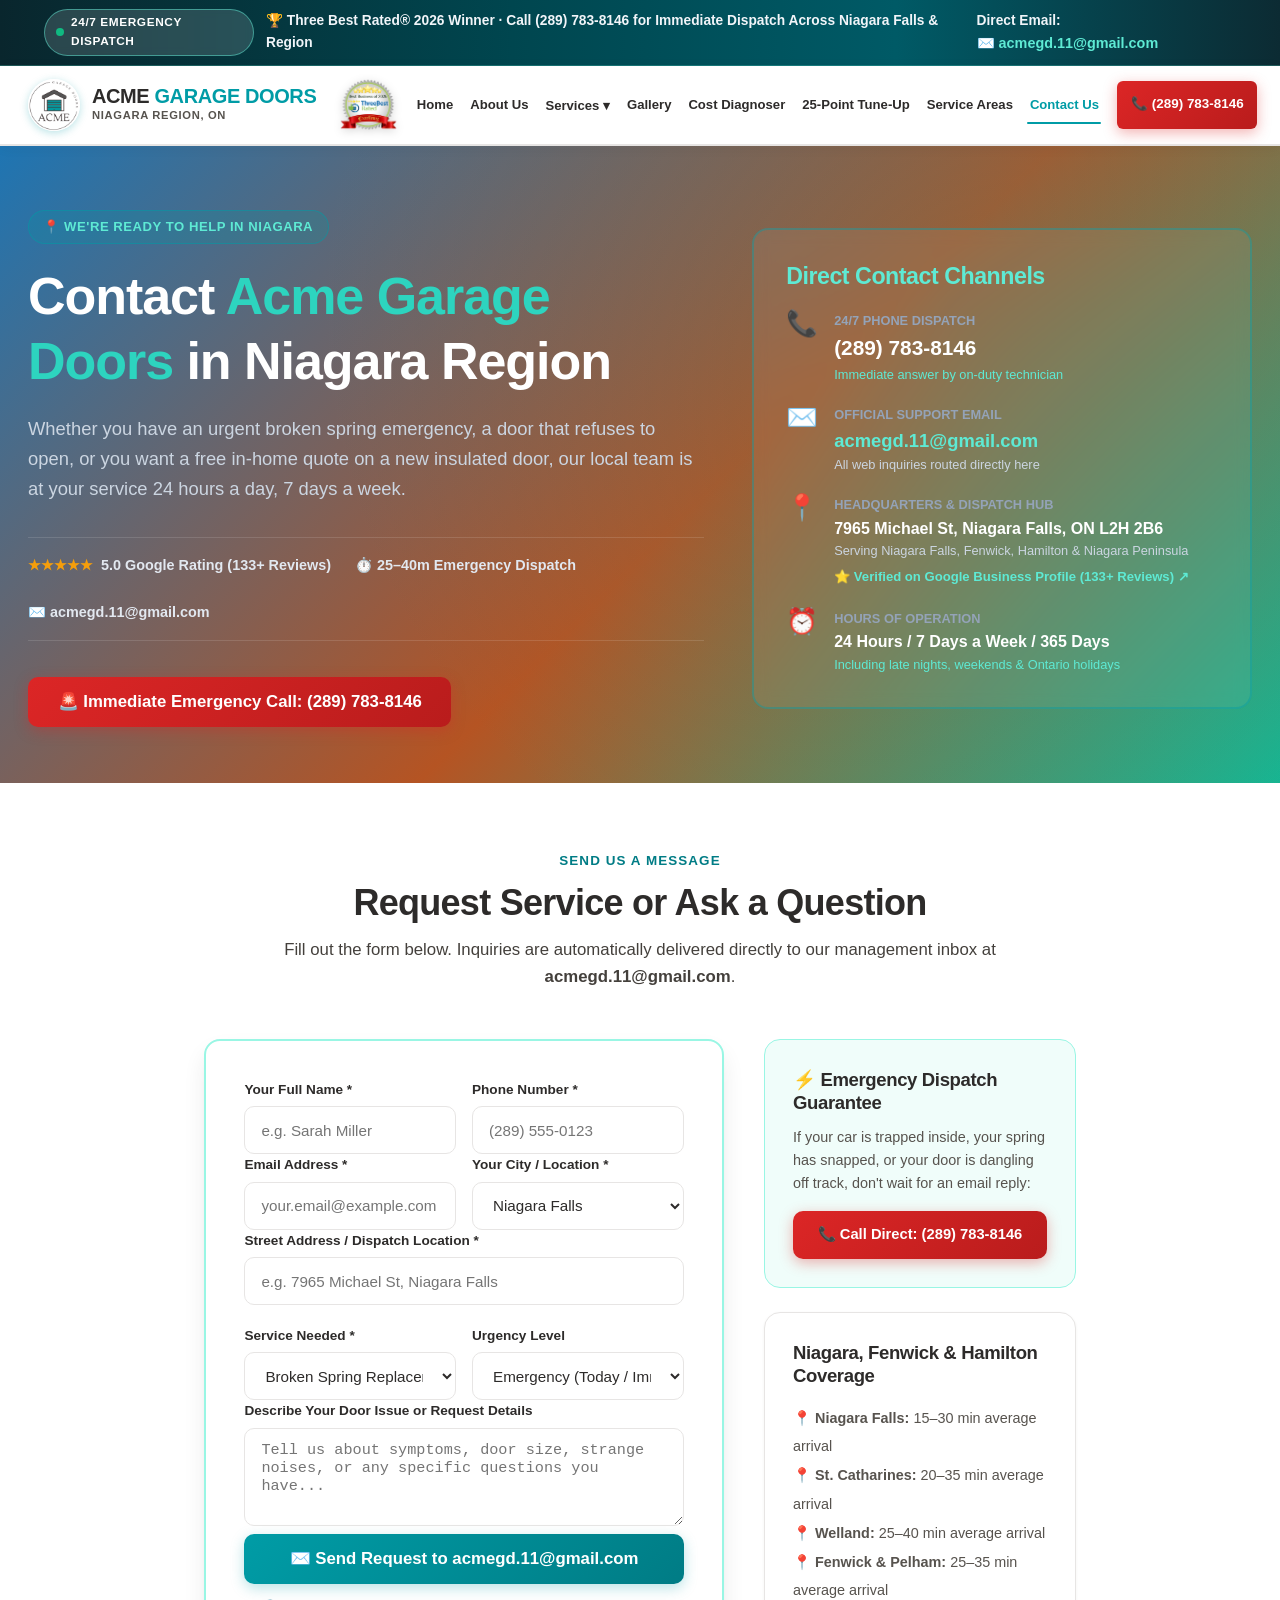
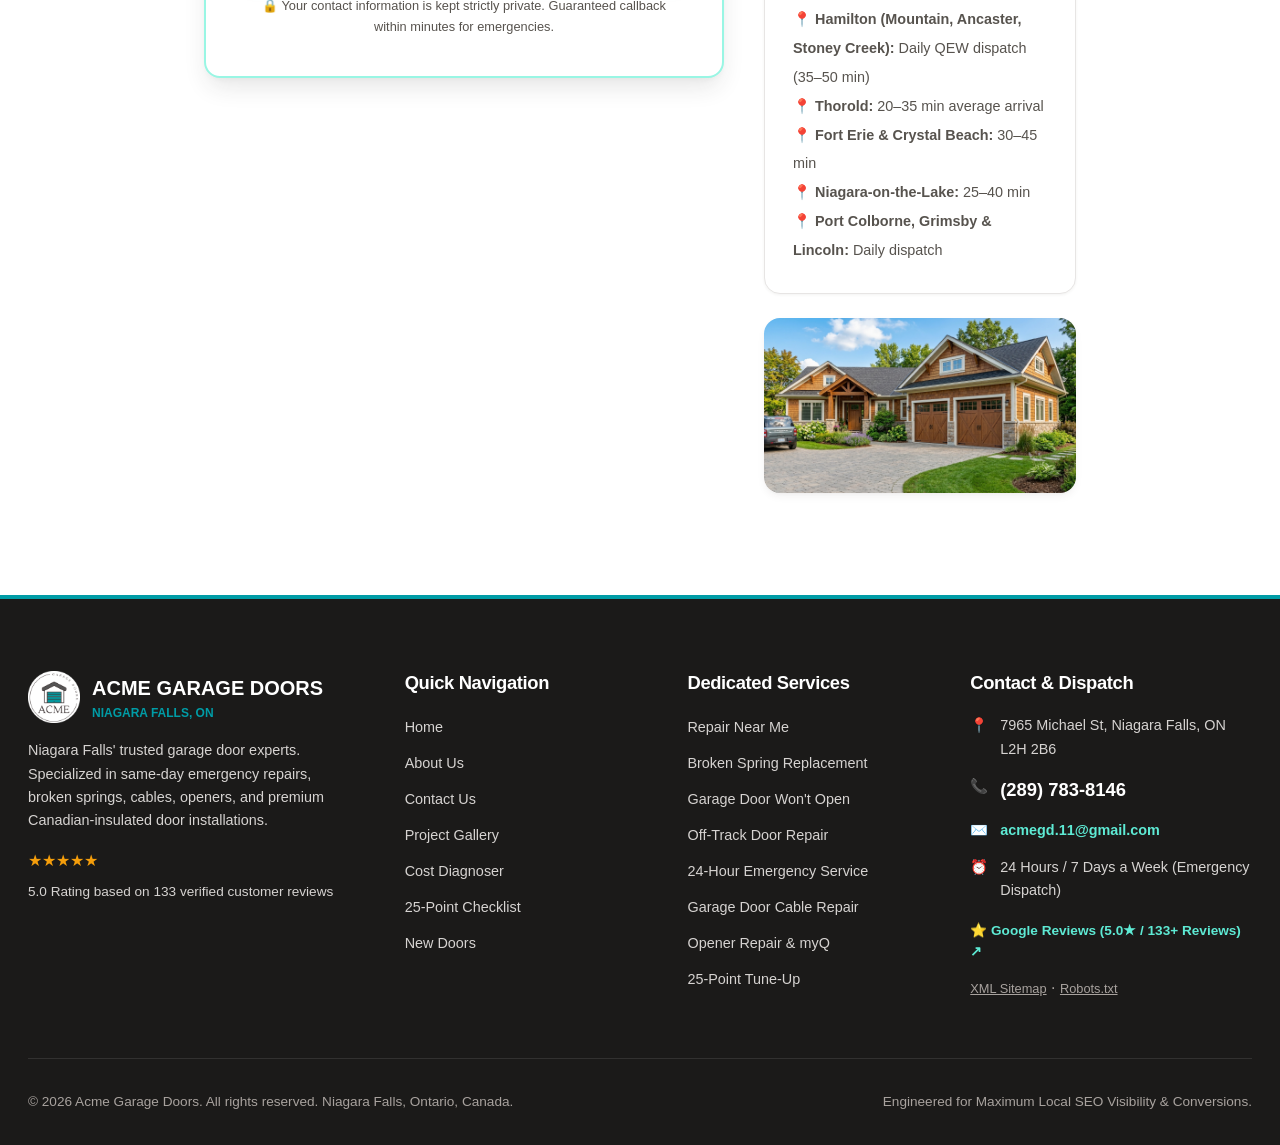
<file: contact-us.html>
<!DOCTYPE html>
<html lang="en-CA">
<head>
  <meta charset="UTF-8">
  <meta name="viewport" content="width=device-width, initial-scale=1.0">
  
  <!-- Primary SEO Meta Tags -->
  <title>Contact Us | Acme Garage Doors Niagara Falls & Region</title>
  <meta name="description" content="Contact Acme Garage Doors in Niagara Falls, ON. Call 289-783-8146 for 24/7 emergency dispatch or email acmegd.11@gmail.com for fast quotes across Niagara Region.">
  <meta name="keywords" content="contact Acme garage doors, Niagara Falls garage door phone number, garage door repair email, St. Catharines overhead door contact, Welland emergency garage door">
  <meta name="author" content="Acme Garage Doors">
  <meta name="robots" content="index, follow">
  <link rel="canonical" href="https://acmegaragedoors.ca/contact-us">
  
  <!-- Favicon -->
  <link rel="icon" type="image/png" href="assets/acme-logo.png">

  <!-- Open Graph -->
  <meta property="og:type" content="website">
  <meta property="og:url" content="https://acmegaragedoors.ca/contact-us">
  <meta property="og:title" content="Contact Us | Acme Garage Doors Niagara Falls & Region">
  <meta property="og:description" content="Reach our 24/7 Niagara garage door dispatch team. Call 289-783-8146 or email acmegd.11@gmail.com for same-day service and fast quotes.">
  <meta property="og:image" content="https://acmegaragedoors.ca/assets/hero-garage-door.jpg">

  <!-- Twitter Cards -->
  <meta name="twitter:card" content="summary_large_image">
  <meta name="twitter:title" content="Contact Us | Acme Garage Doors Niagara Falls & Region">
  <meta name="twitter:description" content="Get in touch with Acme Garage Doors for 24/7 emergency service or free estimates across Niagara Region.">
  <meta name="twitter:image" content="https://acmegaragedoors.ca/assets/hero-garage-door.jpg">

  <link rel="stylesheet" href="styles.css">

  <!-- Schema.org ContactPage & LocalBusiness -->
  <script type="application/ld+json">
  {
    "@context": "https://schema.org",
    "@type": "ContactPage",
    "name": "Contact Acme Garage Doors",
    "description": "Contact and emergency dispatch information for Acme Garage Doors in Niagara Falls, Ontario.",
    "mainEntity": {
      "@type": "HomeAndConstructionBusiness",
      "name": "Acme Garage Doors",
      "image": "https://acmegaragedoors.ca/assets/acme-logo.png",
      "telephone": "+1-289-783-8146",
      "email": "acmegd.11@gmail.com",
      "url": "https://acmegaragedoors.ca",
      "address": {
        "@type": "PostalAddress",
        "streetAddress": "7965 Michael St",
        "addressLocality": "Niagara Falls",
        "addressRegion": "ON",
        "postalCode": "L2H 2B6",
        "addressCountry": "CA"
      },
      "geo": {
        "@type": "GeoCoordinates",
        "latitude": 43.0818,
        "longitude": -79.1246
      },
      "hasMap": "https://share.google/b3CXC9fzBbWsFF5Mg",
      "sameAs": [
        "https://share.google/b3CXC9fzBbWsFF5Mg"
      ],
      "openingHoursSpecification": [
        {
          "@type": "OpeningHoursSpecification",
          "dayOfWeek": ["Monday", "Tuesday", "Wednesday", "Thursday", "Friday", "Saturday", "Sunday"],
          "opens": "00:00",
          "closes": "23:59"
        }
      ],
      "areaServed": [
        "Niagara Falls",
        "St. Catharines",
        "Welland",
        "Thorold",
        "Fort Erie",
        "Niagara-on-the-Lake",
        "Pelham",
        "Fenwick",
        "Hamilton",
        "Port Colborne",
        "Grimsby",
        "Lincoln"
      ]
    }
  }
  </script>
</head>
<body>

  <!-- Emergency 24/7 Top Bar -->
  <aside class="emergency-topbar" aria-label="Emergency Announcement">
    <div class="container emergency-topbar-inner">
      <div style="display: flex; align-items: center; gap: 0.75rem;">
        <span class="emergency-badge"><span class="pulse-dot"></span> 24/7 Emergency Dispatch</span>
        <span>🏆 Three Best Rated® 2026 Winner · Call (289) 783-8146 for Immediate Dispatch Across Niagara Falls & Region</span>
      </div>
      <div>
        <span>Direct Email: </span>
        <a href="mailto:acmegd.11@gmail.com" class="topbar-phone" style="font-size: 0.9rem;">✉️ acmegd.11@gmail.com</a>
      </div>
    </div>
  </aside>

  <!-- Sticky One-Line Header -->
  <header class="site-header">
    <div class="container header-inner">
      <!-- Official Logo & Brand -->
      <a href="/" class="brand-logo" aria-label="Acme Garage Doors Homepage">
        <img src="assets/acme-logo.png" alt="Acme Garage Doors Official Logo" class="brand-logo-img">
        <div class="brand-text-col">
          <div class="brand-title">ACME <span>GARAGE DOORS</span></div>
          <span class="brand-subtitle">Niagara Region, ON</span>
        </div>
      </a>

      <!-- Three Best Rated Award Seal -->
      <div class="header-award-wrap" title="Three Best Rated® Award Winner 2026 - Acme Garage Doors">
        <img src="assets/three-best-rated-award.png" alt="Three Best Rated Award 2026 Winner - Garage Door Repair" class="header-award-seal">
      </div>

      <!-- Navigation Menu Strictly in ONE Line -->
      <nav class="main-nav" aria-label="Main Navigation">
        <a href="/" class="nav-link">Home</a>
        <a href="about-us.html" class="nav-link">About Us</a>
        
        <div class="nav-item-dropdown">
          <a href="#services" class="nav-link dropdown-toggle-link">Services ▾</a>
          <div class="dropdown-menu">
            <a href="garage-door-repair-niagara-falls.html" class="dropdown-item">🛠️ Repair Near Me (Niagara Falls)</a>
            <a href="broken-spring-replacement-niagara-falls.html" class="dropdown-item">⚡ Broken Spring Replacement</a>
            <a href="garage-door-wont-open-niagara-region.html" class="dropdown-item">🚪 Garage Door Won't Open</a>
            <a href="off-track-garage-door-repair-niagara-region.html" class="dropdown-item">⚠️ Off-Track Door Realignment</a>
            <a href="24-hour-garage-door-repair-niagara-region.html" class="dropdown-item">🚨 24-Hour Emergency Service</a>
            <a href="garage-door-cable-repair-niagara-region.html" class="dropdown-item">🪢 High-Tension Cable Repair</a>
            <a href="garage-door-opener-repair-niagara-region.html" class="dropdown-item">⚙️ Opener Repair (LiftMaster/myQ)</a>
            <a href="garage-door-maintenance-tune-up-niagara-region.html" class="dropdown-item">📋 25-Point Tune-Up Checklist</a>
            <a href="garage-door-installation-niagara.html" class="dropdown-item">🏠 New Door Installation (R-16)</a>
          </div>
        </div>

        <a href="index.html#gallery" class="nav-link">Gallery</a>
        <a href="index.html#diagnoser" class="nav-link">Cost Diagnoser</a>
        <a href="index.html#checklist" class="nav-link">25-Point Tune-Up</a>
        <a href="index.html#areas" class="nav-link">Service Areas</a>
        <a href="contact-us.html" class="nav-link active">Contact Us</a>

        <!-- Mobile Drawer Bottom CTA -->
        <div class="mobile-nav-cta">
          <a href="tel:2897838146" class="btn btn-emergency">
            🚨 Call Dispatch: (289) 783-8146
          </a>
          <div class="mobile-nav-info">
            <span>⏱️ 25–40m Niagara Response</span>
            <span>⭐ 5.0 Google Rating (133+ Reviews)</span>
          </div>
        </div>
      </nav>

      <!-- Right Header Actions -->
      <div class="header-actions">
        <a href="tel:2897838146" class="btn btn-emergency btn-sm header-call-btn">
          📞 (289) 783-8146
        </a>
        <button class="mobile-nav-toggle" aria-label="Toggle navigation" aria-expanded="false">
          <span class="hamburger-bar"></span>
          <span class="hamburger-bar"></span>
          <span class="hamburger-bar"></span>
        </button>
      </div>
    </div>
  </header>

  <!-- Contact Hero Section -->
  <section class="hero" style="padding: 4rem 0 3.5rem;">
    <div class="container hero-grid">
      <div>
        <div class="hero-tag">📍 We're Ready to Help in Niagara</div>
        <h1>Contact <span>Acme Garage Doors</span> in Niagara Region</h1>
        <p class="hero-subtext">
          Whether you have an urgent broken spring emergency, a door that refuses to open, or you want a free in-home quote on a new insulated door, our local team is at your service 24 hours a day, 7 days a week.
        </p>

        <div class="hero-trust-row">
          <div class="trust-pill">
            <span class="trust-stars">★★★★★</span>
            <span><strong>5.0 Google Rating</strong> (133+ Reviews)</span>
          </div>
          <div class="trust-pill">
            <span>⏱️ <strong>25–40m</strong> Emergency Dispatch</span>
          </div>
          <div class="trust-pill">
            <span>✉️ <strong>acmegd.11@gmail.com</strong></span>
          </div>
        </div>

        <div class="hero-cta-group">
          <a href="tel:2897838146" class="btn btn-emergency btn-lg">
            🚨 Immediate Emergency Call: (289) 783-8146
          </a>
        </div>
      </div>

      <!-- Quick Contact Card Highlights -->
      <div style="background: rgba(255,255,255,0.06); border: 2px solid rgba(0,156,166,0.4); border-radius: var(--radius-lg); padding: 2rem; color: #ffffff; backdrop-filter: blur(8px);">
        <h3 style="color: #5eead4; margin-bottom: 1.25rem;">Direct Contact Channels</h3>
        
        <div style="display: flex; flex-direction: column; gap: 1.25rem;">
          <div style="display: flex; align-items: flex-start; gap: 1rem;">
            <div style="font-size: 1.6rem; line-height: 1;">📞</div>
            <div>
              <div style="font-size: 0.8rem; color: #94a3b8; text-transform: uppercase; font-weight: 700;">24/7 Phone Dispatch</div>
              <a href="tel:2897838146" style="color: #ffffff; font-size: 1.3rem; font-weight: 900;">(289) 783-8146</a>
              <div style="font-size: 0.8rem; color: #5eead4;">Immediate answer by on-duty technician</div>
            </div>
          </div>

          <div style="display: flex; align-items: flex-start; gap: 1rem;">
            <div style="font-size: 1.6rem; line-height: 1;">✉️</div>
            <div>
              <div style="font-size: 0.8rem; color: #94a3b8; text-transform: uppercase; font-weight: 700;">Official Support Email</div>
              <a href="mailto:acmegd.11@gmail.com" style="color: #5eead4; font-size: 1.15rem; font-weight: 800;">acmegd.11@gmail.com</a>
              <div style="font-size: 0.8rem; color: #cbd5e1;">All web inquiries routed directly here</div>
            </div>
          </div>

          <div style="display: flex; align-items: flex-start; gap: 1rem;">
            <div style="font-size: 1.6rem; line-height: 1;">📍</div>
            <div>
              <div style="font-size: 0.8rem; color: #94a3b8; text-transform: uppercase; font-weight: 700;">Headquarters & Dispatch Hub</div>
              <div style="color: #ffffff; font-weight: 700; font-size: 1rem;">7965 Michael St, Niagara Falls, ON L2H 2B6</div>
              <div style="font-size: 0.8rem; color: #cbd5e1;">Serving Niagara Falls, Fenwick, Hamilton & Niagara Peninsula</div>
              <a href="https://share.google/b3CXC9fzBbWsFF5Mg" target="_blank" rel="noopener noreferrer" style="color: #5eead4; font-size: 0.82rem; font-weight: 700; display: inline-flex; align-items: center; gap: 4px; margin-top: 4px;">
                ⭐ Verified on Google Business Profile (133+ Reviews) ↗
              </a>
            </div>
          </div>

          <div style="display: flex; align-items: flex-start; gap: 1rem;">
            <div style="font-size: 1.6rem; line-height: 1;">⏰</div>
            <div>
              <div style="font-size: 0.8rem; color: #94a3b8; text-transform: uppercase; font-weight: 700;">Hours of Operation</div>
              <div style="color: #ffffff; font-weight: 800;">24 Hours / 7 Days a Week / 365 Days</div>
              <div style="font-size: 0.8rem; color: #5eead4;">Including late nights, weekends & Ontario holidays</div>
            </div>
          </div>
        </div>
      </div>
    </div>
  </section>

  <!-- Interactive Contact Form Section -->
  <section class="section section-alt" id="contact-form-section">
    <div class="container-narrow">
      <div class="gallery-section-header">
        <span class="section-tag">Send Us A Message</span>
        <h2>Request Service or Ask a Question</h2>
        <p>Fill out the form below. Inquiries are automatically delivered directly to our management inbox at <strong>acmegd.11@gmail.com</strong>.</p>
      </div>

      <div class="responsive-grid-split">
        <!-- Contact Form Box -->
        <div style="background: #ffffff; border: 2px solid var(--border-teal); border-radius: var(--radius-lg); padding: clamp(1.25rem, 3vw, 2.5rem); box-shadow: var(--shadow-lg);">
          
          <form id="contactUsForm" class="contact-email-form" action="https://formsubmit.co/acmegd.11@gmail.com" method="POST">
            <!-- FormSubmit Configuration Fields -->
            <input type="hidden" name="_subject" value="New Service/Quote Request from Acme Garage Doors Website">
            <input type="hidden" name="_captcha" value="false">
            <input type="hidden" name="_template" value="table">
            <input type="hidden" name="_autoresponse" value="Thank you for reaching out to Acme Garage Doors! Your request has been received. Our on-duty Niagara technician will call or reply to you shortly. For immediate emergency dispatch, call (289) 783-8146.">
            
            <div class="form-row">
              <div class="form-group">
                <label for="contactName">Your Full Name *</label>
                <input type="text" id="contactName" name="name" class="form-control" placeholder="e.g. Sarah Miller" required>
              </div>
              <div class="form-group">
                <label for="contactPhone">Phone Number *</label>
                <input type="tel" id="contactPhone" name="phone" class="form-control" placeholder="(289) 555-0123" required>
              </div>
            </div>

            <div class="form-row">
              <div class="form-group">
                <label for="contactEmail">Email Address *</label>
                <input type="email" id="contactEmail" name="email" class="form-control" placeholder="your.email@example.com" required>
              </div>
              <div class="form-group">
                <label for="contactCity">Your City / Location *</label>
                <select id="contactCity" name="city" class="form-control" required>
                  <option value="Niagara Falls">Niagara Falls</option>
                  <option value="St. Catharines">St. Catharines</option>
                  <option value="Welland">Welland</option>
                  <option value="Thorold">Thorold</option>
                  <option value="Fenwick / Pelham">Fenwick / Pelham</option>
                  <option value="Hamilton / Ancaster / Stoney Creek">Hamilton / Ancaster / Stoney Creek</option>
                  <option value="Fort Erie">Fort Erie</option>
                  <option value="Niagara-on-the-Lake">Niagara-on-the-Lake</option>
                  <option value="Port Colborne">Port Colborne</option>
                  <option value="Grimsby / Lincoln">Grimsby / Lincoln</option>
                  <option value="Other / Niagara Region">Other / Niagara Region</option>
                </select>
              </div>
            </div>

            <div class="form-group" style="margin-bottom: 1.25rem;">
              <label for="contactAddress">Street Address / Dispatch Location *</label>
              <input type="text" id="contactAddress" name="address" class="form-control" placeholder="e.g. 7965 Michael St, Niagara Falls" required>
            </div>

            <div class="form-row">
              <div class="form-group">
                <label for="contactService">Service Needed *</label>
                <select id="contactService" name="service" class="form-control" required>
                  <option value="Broken Spring Replacement ($250-$350 Installed)">Broken Spring Replacement ($250-$350 Installed)</option>
                  <option value="Door Won't Open (Emergency)">Door Won't Open (Emergency)</option>
                  <option value="Off-Track Door Realignment">Off-Track Door Realignment</option>
                  <option value="Frayed/Snapped Cable Repair">Frayed/Snapped Cable Repair</option>
                  <option value="Garage Door Opener Repair (LiftMaster/myQ)">Garage Door Opener Repair</option>
                  <option value="25-Point Safety Tune-Up ($89 Special)">25-Point Safety Tune-Up ($89)</option>
                  <option value="New R-16 Premium Insulated Door Installation">New R-16 Premium Insulated Door Installation</option>
                  <option value="New R-18 Arctic Extreme Insulated Door">New R-18 Arctic Extreme Insulated Door</option>
                  <option value="General Question / Other">General Question / Other</option>
                </select>
              </div>
              <div class="form-group">
                <label for="contactUrgency">Urgency Level</label>
                <select id="contactUrgency" name="urgency" class="form-control">
                  <option value="Emergency (Trapped Car / Broken Spring Today)">Emergency (Today / Immediate)</option>
                  <option value="Next 24 to 48 Hours">Next 24 to 48 Hours</option>
                  <option value="Flexible / Gathering Estimates">Flexible / Gathering Estimates</option>
                </select>
              </div>
            </div>

            <div class="form-group">
              <label for="contactMessage">Describe Your Door Issue or Request Details</label>
              <textarea id="contactMessage" name="message" class="form-control" rows="4" placeholder="Tell us about symptoms, door size, strange noises, or any specific questions you have..."></textarea>
            </div>

            <button type="submit" id="contactSubmitBtn" class="btn btn-primary btn-lg" style="width: 100%; margin-top: 0.5rem;">
              ✉️ Send Request to acmegd.11@gmail.com
            </button>

            <div style="font-size: 0.8rem; color: var(--text-muted); text-align: center; margin-top: 0.75rem;">
              🔒 Your contact information is kept strictly private. Guaranteed callback within minutes for emergencies.
            </div>
          </form>

          <!-- Success Alert Card (Hidden by default, shown on submission) -->
          <div id="contactSuccessCard" style="display: none; background: #f0fdf4; border: 2px solid #22c55e; border-radius: var(--radius-md); padding: 2rem; text-align: center; margin-top: 1rem;">
            <div style="font-size: 2.5rem; margin-bottom: 0.5rem;">✅</div>
            <h3 style="color: #166534;">Thank You! Your Request Has Been Sent</h3>
            <p style="color: #15803d; font-size: 0.95rem; margin: 0.75rem 0 1.25rem;">
              Your message was delivered to our team at <strong>acmegd.11@gmail.com</strong>. We will review your details and contact you promptly.
            </p>
            <a href="tel:2897838146" class="btn btn-emergency">
              Need Faster Help? Call (289) 783-8146 Now
            </a>
          </div>
        </div>

        <!-- Right Side Information & Service Areas List -->
        <div style="display: flex; flex-direction: column; gap: 1.5rem;">
          <div style="background: var(--bg-teal-subtle); border: 1px solid var(--border-teal); padding: 1.75rem; border-radius: var(--radius-lg);">
            <h4 style="color: var(--brand-charcoal); margin-bottom: 0.75rem;">⚡ Emergency Dispatch Guarantee</h4>
            <p style="font-size: 0.9rem; color: var(--text-muted); line-height: 1.6; margin-bottom: 1rem;">
              If your car is trapped inside, your spring has snapped, or your door is dangling off track, don't wait for an email reply:
            </p>
            <a href="tel:2897838146" class="btn btn-emergency" style="width: 100%;">
              📞 Call Direct: (289) 783-8146
            </a>
          </div>

          <div style="background: #ffffff; border: 1px solid var(--border-subtle); padding: 1.75rem; border-radius: var(--radius-lg); box-shadow: var(--shadow-sm);">
            <h4 style="color: var(--brand-charcoal); margin-bottom: 1rem;">Niagara, Fenwick & Hamilton Coverage</h4>
            <ul style="list-style: none; font-size: 0.9rem; color: var(--text-muted); line-height: 2;">
              <li>📍 <strong>Niagara Falls:</strong> 15–30 min average arrival</li>
              <li>📍 <strong>St. Catharines:</strong> 20–35 min average arrival</li>
              <li>📍 <strong>Welland:</strong> 25–40 min average arrival</li>
              <li>📍 <strong>Fenwick & Pelham:</strong> 25–35 min average arrival</li>
              <li>📍 <strong>Hamilton (Mountain, Ancaster, Stoney Creek):</strong> Daily QEW dispatch (35–50 min)</li>
              <li>📍 <strong>Thorold:</strong> 20–35 min average arrival</li>
              <li>📍 <strong>Fort Erie & Crystal Beach:</strong> 30–45 min</li>
              <li>📍 <strong>Niagara-on-the-Lake:</strong> 25–40 min</li>
              <li>📍 <strong>Port Colborne, Grimsby & Lincoln:</strong> Daily dispatch</li>
            </ul>
          </div>

          <div style="border-radius: var(--radius-lg); overflow: hidden; box-shadow: var(--shadow-md);">
            <img src="assets/carriage-door.jpg" alt="Acme Garage Door Project in Niagara" class="responsive-img-feature">
          </div>
        </div>
      </div>
    </div>
  </section>

  <!-- Mobile Sticky Bottom Conversion Bar -->
  <aside class="mobile-sticky-bar" aria-label="Quick Mobile Actions">
    <div class="mobile-sticky-inner">
      <a href="tel:2897838146" class="btn btn-emergency btn-sticky-call">
        <span class="pulse-dot"></span> 📞 Call (289) 783-8146
      </a>
      <a href="#contact-form-section" class="btn btn-primary btn-sticky-quote">
        ⚡ Fast Message
      </a>
    </div>
  </aside>

  <!-- Site Footer -->
  <footer class="site-footer">
    <div class="container">
      <div class="footer-grid">
        <div class="footer-col">
          <div style="display: flex; align-items: center; gap: 0.75rem; margin-bottom: 1rem;">
            <img src="assets/acme-logo.png" alt="Acme Garage Doors" style="width: 52px; height: 52px; object-fit: contain;">
            <div>
              <div style="color: #ffffff; font-weight: 900; font-size: 1.25rem;">ACME GARAGE DOORS</div>
              <div style="color: var(--brand-teal); font-size: 0.75rem; font-weight: 700; text-transform: uppercase;">Niagara Falls, ON</div>
            </div>
          </div>
          <p style="color: #d6d3d1; font-size: 0.9rem; margin-bottom: 1rem;">
            Niagara Falls' trusted garage door experts. Specialized in same-day emergency repairs, broken springs, cables, openers, and premium Canadian-insulated door installations.
          </p>
          <div class="trust-stars" style="margin-bottom: 0.5rem;">★★★★★</div>
          <div style="font-size: 0.85rem; color: #d6d3d1;">5.0 Rating based on 133 verified customer reviews</div>
        </div>

        <div class="footer-col">
          <h4>Quick Navigation</h4>
          <ul>
            <li><a href="/">Home</a></li>
            <li><a href="about-us.html">About Us</a></li>
            <li><a href="contact-us.html">Contact Us</a></li>
            <li><a href="index.html#gallery">Project Gallery</a></li>
            <li><a href="index.html#diagnoser">Cost Diagnoser</a></li>
            <li><a href="index.html#checklist">25-Point Checklist</a></li>
            <li><a href="garage-door-installation-niagara.html">New Doors</a></li>
          </ul>
        </div>

        <div class="footer-col">
          <h4>Dedicated Services</h4>
          <ul>
            <li><a href="garage-door-repair-niagara-falls.html">Repair Near Me</a></li>
            <li><a href="broken-spring-replacement-niagara-falls.html">Broken Spring Replacement</a></li>
            <li><a href="garage-door-wont-open-niagara-region.html">Garage Door Won't Open</a></li>
            <li><a href="off-track-garage-door-repair-niagara-region.html">Off-Track Door Repair</a></li>
            <li><a href="24-hour-garage-door-repair-niagara-region.html">24-Hour Emergency Service</a></li>
            <li><a href="garage-door-cable-repair-niagara-region.html">Garage Door Cable Repair</a></li>
            <li><a href="garage-door-opener-repair-niagara-region.html">Opener Repair & myQ</a></li>
            <li><a href="garage-door-maintenance-tune-up-niagara-region.html">25-Point Tune-Up</a></li>
          </ul>
        </div>

        <div class="footer-col">
          <h4>Contact & Dispatch</h4>
          <div class="footer-contact-item">
            <span>📍</span>
            <span>7965 Michael St, Niagara Falls, ON L2H 2B6</span>
          </div>
          <div class="footer-contact-item">
            <span>📞</span>
            <a href="tel:2897838146" style="color: #ffffff; font-weight: 800; font-size: 1.15rem;">(289) 783-8146</a>
          </div>
          <div class="footer-contact-item">
            <span>✉️</span>
            <a href="mailto:acmegd.11@gmail.com" style="color: #5eead4; font-weight: 700;">acmegd.11@gmail.com</a>
          </div>
          <div class="footer-contact-item">
            <span>⏰</span>
            <span>24 Hours / 7 Days a Week (Emergency Dispatch)</span>
          </div>
          <div style="margin-top: 0.75rem;">
            <a href="https://share.google/b3CXC9fzBbWsFF5Mg" target="_blank" rel="noopener noreferrer" style="color: #5eead4; font-weight: 700; font-size: 0.85rem; display: inline-flex; align-items: center; gap: 4px;">
              ⭐ Google Reviews (5.0★ / 133+ Reviews) ↗
            </a>
          </div>
          <div style="margin-top: 0.75rem;">
            <a href="sitemap.xml" style="font-size: 0.8rem; color: #a8a29e; text-decoration: underline;">XML Sitemap</a> · 
            <a href="robots.txt" style="font-size: 0.8rem; color: #a8a29e; text-decoration: underline;">Robots.txt</a>
          </div>
        </div>
      </div>

      <div class="footer-bottom">
        <div>© 2026 Acme Garage Doors. All rights reserved. Niagara Falls, Ontario, Canada.</div>
        <div>Engineered for Maximum Local SEO Visibility & Conversions.</div>
      </div>
    </div>
  </footer>

  <script src="seo-data.js"></script>
  <script src="app.js"></script>
</body>
</html>
</file>
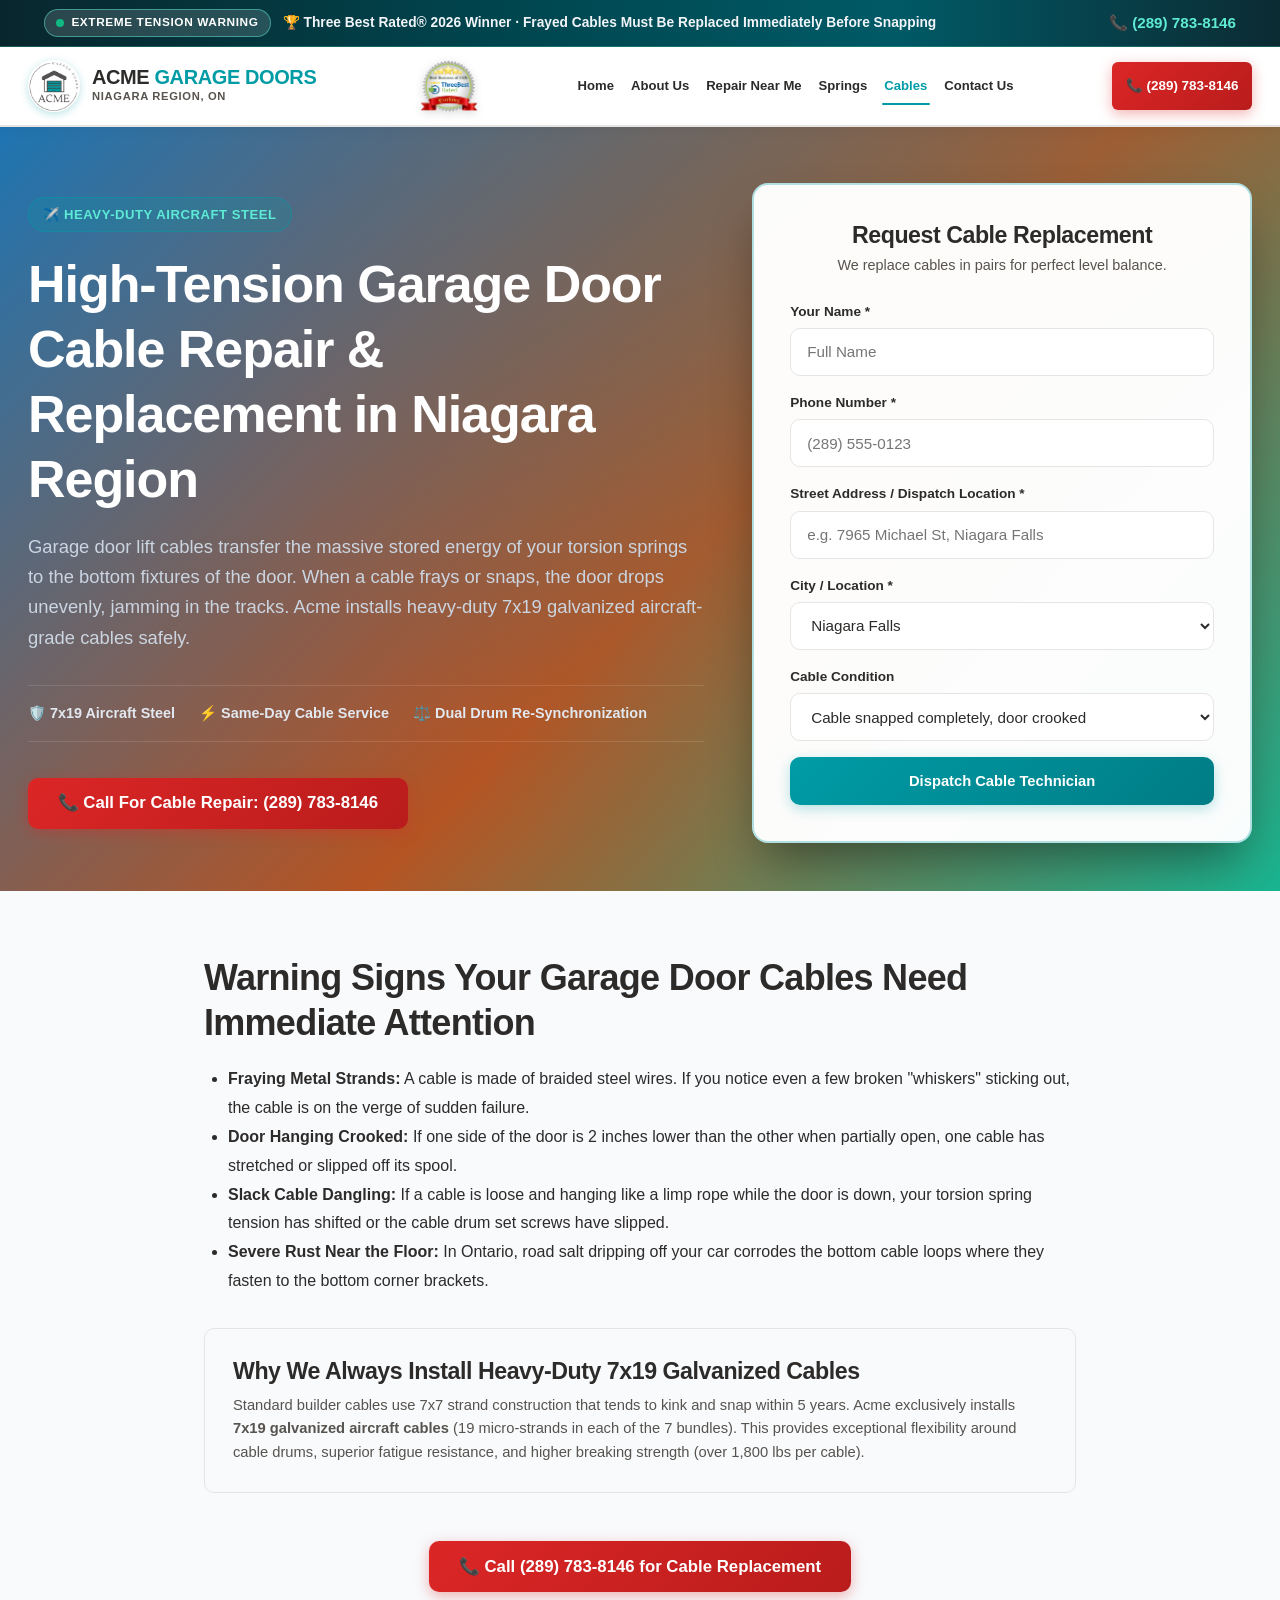
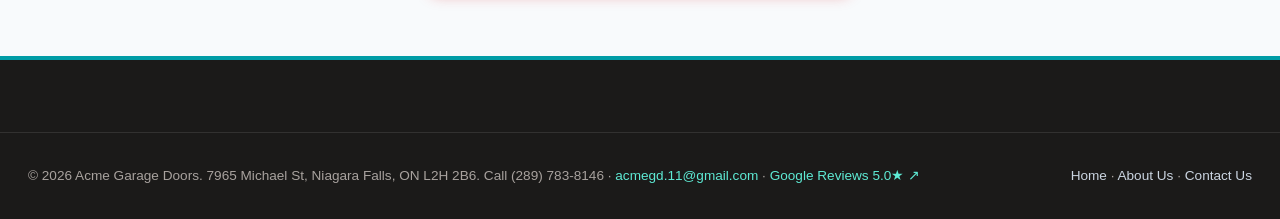
<file: garage-door-cable-repair-niagara-region.html>
<!DOCTYPE html>
<html lang="en-CA">
<head>
  <meta charset="UTF-8">
  <meta name="viewport" content="width=device-width, initial-scale=1.0">
  
  <title>Garage Door Cable Repair & Replacement Niagara Region | Aircraft Cables</title>
  <meta name="description" content="Frayed, snapped or loose garage door cables? High-tension aircraft cables replaced safely by certified Niagara technicians. Call 289-783-8146 today.">
  <link rel="canonical" href="https://acmegaragedoors.ca/garage-door-cable-repair-niagara-region">
  <meta name="robots" content="index, follow">

  <meta property="og:title" content="Garage Door Cable Repair & Replacement Niagara Region | Aircraft Cables">
  <meta property="og:description" content="Frayed, snapped or loose garage door cables? High-tension aircraft cables replaced safely by certified Niagara technicians. Call 289-783-8146 today.">
  <meta property="og:url" content="https://acmegaragedoors.ca/garage-door-cable-repair-niagara-region">

  <link rel="stylesheet" href="styles.css">

  <script type="application/ld+json">
  {
    "@context": "https://schema.org",
    "@type": "Service",
    "name": "Garage Door Cable Repair Niagara",
    "serviceType": "High-Tension Cable Replacement",
    "provider": {
      "@type": "HomeAndConstructionBusiness",
      "name": "Acme Garage Doors",
      "telephone": "+1-289-783-8146",
      "url": "https://acmegaragedoors.ca"
    },
    "description": "Professional high-tension garage door cable replacement and drum calibration across Niagara Falls and Niagara Region."
  }
  </script>
</head>
<body>

  <aside class="emergency-topbar">
    <div class="container emergency-topbar-inner">
      <div style="display: flex; align-items: center; gap: 0.75rem;">
        <span class="emergency-badge"><span class="pulse-dot"></span> Extreme Tension Warning</span>
        <span>🏆 Three Best Rated® 2026 Winner · <strong>Frayed Cables Must Be Replaced Immediately Before Snapping</strong></span>
      </div>
      <a href="tel:2897838146" class="topbar-phone">📞 (289) 783-8146</a>
    </div>
  </aside>

  <header class="site-header">
    <div class="container header-inner">
      <a href="/" class="brand-logo" aria-label="Acme Garage Doors Homepage">
        <img src="assets/acme-logo.png" alt="Acme Garage Doors Official Logo" class="brand-logo-img">
        <div class="brand-text-col">
          <div class="brand-title">ACME <span>GARAGE DOORS</span></div>
          <span class="brand-subtitle">Niagara Region, ON</span>
        </div>
      </a>

      <!-- Three Best Rated Award Seal -->
      <div class="header-award-wrap" title="Three Best Rated® Award Winner 2026 - Acme Garage Doors">
        <img src="assets/three-best-rated-award.png" alt="Three Best Rated Award 2026 Winner - Garage Door Repair" class="header-award-seal">
      </div>
      <nav class="main-nav" aria-label="Main Navigation">
        <a href="/" class="nav-link">Home</a>
        <a href="about-us.html" class="nav-link">About Us</a>
        <a href="garage-door-repair-niagara-falls.html" class="nav-link">Repair Near Me</a>
        <a href="broken-spring-replacement-niagara-falls.html" class="nav-link">Springs</a>
        <a href="garage-door-cable-repair-niagara-region.html" class="nav-link active">Cables</a>
        <a href="contact-us.html" class="nav-link">Contact Us</a>

        <!-- Mobile Drawer Bottom CTA -->
        <div class="mobile-nav-cta">
          <a href="tel:2897838146" class="btn btn-emergency">
            🚨 Call Dispatch: (289) 783-8146
          </a>
          <div class="mobile-nav-info">
            <span>⏱️ 25–40m Niagara Response</span>
            <span>⭐ 5.0 Google Rating (133+ Reviews)</span>
          </div>
        </div>
      </nav>
      <div class="header-actions">
        <a href="tel:2897838146" class="btn btn-emergency btn-sm header-call-btn">📞 (289) 783-8146</a>
        <button class="mobile-nav-toggle" aria-label="Toggle navigation" aria-expanded="false">
          <span class="hamburger-bar"></span>
          <span class="hamburger-bar"></span>
          <span class="hamburger-bar"></span>
        </button>
      </div>
    </div>
  </header>

  <section class="hero" style="padding: 3.5rem 0 3rem;">
    <div class="container hero-grid">
      <div>
        <div class="hero-tag">✈️ Heavy-Duty Aircraft Steel</div>
        <h1>High-Tension Garage Door Cable Repair & Replacement in Niagara Region</h1>
        <p class="hero-subtext">
          Garage door lift cables transfer the massive stored energy of your torsion springs to the bottom fixtures of the door. When a cable frays or snaps, the door drops unevenly, jamming in the tracks. Acme installs heavy-duty 7x19 galvanized aircraft-grade cables safely.
        </p>
        <div class="hero-trust-row">
          <div class="trust-pill">🛡️ 7x19 Aircraft Steel</div>
          <div class="trust-pill">⚡ Same-Day Cable Service</div>
          <div class="trust-pill">⚖️ Dual Drum Re-Synchronization</div>
        </div>
        <a href="tel:2897838146" class="btn btn-emergency btn-lg">📞 Call For Cable Repair: (289) 783-8146</a>
      </div>

      <div class="hero-card">
        <div class="hero-card-header">
          <h3>Request Cable Replacement</h3>
          <p>We replace cables in pairs for perfect level balance.</p>
        </div>
        <form class="quick-form lead-capture-form">
          <input type="hidden" name="service" value="Garage Door Cable Repair">
          <div class="form-group">
            <label>Your Name *</label>
            <input type="text" name="name" class="form-control" required placeholder="Full Name">
          </div>
          <div class="form-group">
            <label>Phone Number *</label>
            <input type="tel" name="phone" class="form-control" required placeholder="(289) 555-0123">
          </div>
          <div class="form-group">
            <label>Street Address / Dispatch Location *</label>
            <input type="text" name="address" class="form-control" required placeholder="e.g. 7965 Michael St, Niagara Falls">
          </div>
          <div class="form-group">
            <label>City / Location *</label>
            <select name="city" class="form-control" required>
              <option value="Niagara Falls">Niagara Falls</option>
              <option value="St. Catharines">St. Catharines</option>
              <option value="Welland">Welland</option>
              <option value="Thorold">Thorold</option>
              <option value="Fenwick / Pelham">Fenwick / Pelham</option>
              <option value="Hamilton">Hamilton</option>
              <option value="Fort Erie">Fort Erie</option>
              <option value="Niagara-on-the-Lake">Niagara-on-the-Lake</option>
            </select>
          </div>
          <div class="form-group">
            <label>Cable Condition</label>
            <select name="details" class="form-control">
              <option value="Cable snapped completely, door crooked">Cable snapped completely, door crooked</option>
              <option value="Cable frayed with metal strands sticking out">Cable frayed with metal strands sticking out</option>
              <option value="Cable slipped off drum, loose wire hanging">Cable slipped off drum, loose wire hanging</option>
              <option value="Rust on lower cable near bottom bracket">Rust on lower cable near bottom bracket</option>
            </select>
          </div>
          <button type="submit" class="btn btn-primary" style="width: 100%;">Dispatch Cable Technician</button>
        </form>
      </div>
    </div>
  </section>

  <section class="section">
    <div class="container-narrow">
      <h2>Warning Signs Your Garage Door Cables Need Immediate Attention</h2>
      <ul style="margin: 1.25rem 0 2rem 1.5rem; line-height: 1.8;">
        <li><strong>Fraying Metal Strands:</strong> A cable is made of braided steel wires. If you notice even a few broken "whiskers" sticking out, the cable is on the verge of sudden failure.</li>
        <li><strong>Door Hanging Crooked:</strong> If one side of the door is 2 inches lower than the other when partially open, one cable has stretched or slipped off its spool.</li>
        <li><strong>Slack Cable Dangling:</strong> If a cable is loose and hanging like a limp rope while the door is down, your torsion spring tension has shifted or the cable drum set screws have slipped.</li>
        <li><strong>Severe Rust Near the Floor:</strong> In Ontario, road salt dripping off your car corrodes the bottom cable loops where they fasten to the bottom corner brackets.</li>
      </ul>

      <div style="background: #f8fafc; border: 1px solid var(--border-subtle); border-radius: var(--radius-md); padding: 1.75rem; margin-top: 2rem;">
        <h3>Why We Always Install Heavy-Duty 7x19 Galvanized Cables</h3>
        <p style="color: var(--text-muted); font-size: 0.92rem; margin-top: 0.5rem;">
          Standard builder cables use 7x7 strand construction that tends to kink and snap within 5 years. Acme exclusively installs <strong>7x19 galvanized aircraft cables</strong> (19 micro-strands in each of the 7 bundles). This provides exceptional flexibility around cable drums, superior fatigue resistance, and higher breaking strength (over 1,800 lbs per cable).
        </p>
      </div>

      <div style="text-align: center; margin-top: 3rem;">
        <a href="tel:2897838146" class="btn btn-emergency btn-lg">📞 Call (289) 783-8146 for Cable Replacement</a>
      </div>
    </div>
  </section>

  <!-- Mobile Sticky Bottom Conversion Bar -->
  <aside class="mobile-sticky-bar" aria-label="Quick Mobile Actions">
    <div class="mobile-sticky-inner">
      <a href="tel:2897838146" class="btn btn-emergency btn-sticky-call">
        <span class="pulse-dot"></span> 📞 Call (289) 783-8146
      </a>
      <a href="contact-us.html#contact-form-section" class="btn btn-primary btn-sticky-quote">
        ⚡ Free Quote
      </a>
    </div>
  </aside>

  <footer class="site-footer">
    <div class="container footer-bottom">
      <div>© 2026 Acme Garage Doors. 7965 Michael St, Niagara Falls, ON L2H 2B6. Call (289) 783-8146 · <a href="mailto:acmegd.11@gmail.com" style="color: #5eead4;">acmegd.11@gmail.com</a> · <a href="https://share.google/b3CXC9fzBbWsFF5Mg" target="_blank" rel="noopener noreferrer" style="color: #5eead4;">Google Reviews 5.0★ ↗</a></div>
      <div><a href="/" style="color: #cbd5e1;">Home</a> · <a href="about-us.html" style="color: #cbd5e1;">About Us</a> · <a href="contact-us.html" style="color: #cbd5e1;">Contact Us</a></div>
    </div>
  </footer>

  <script src="seo-data.js"></script>
  <script src="app.js"></script>
</body>
</html>
</file>
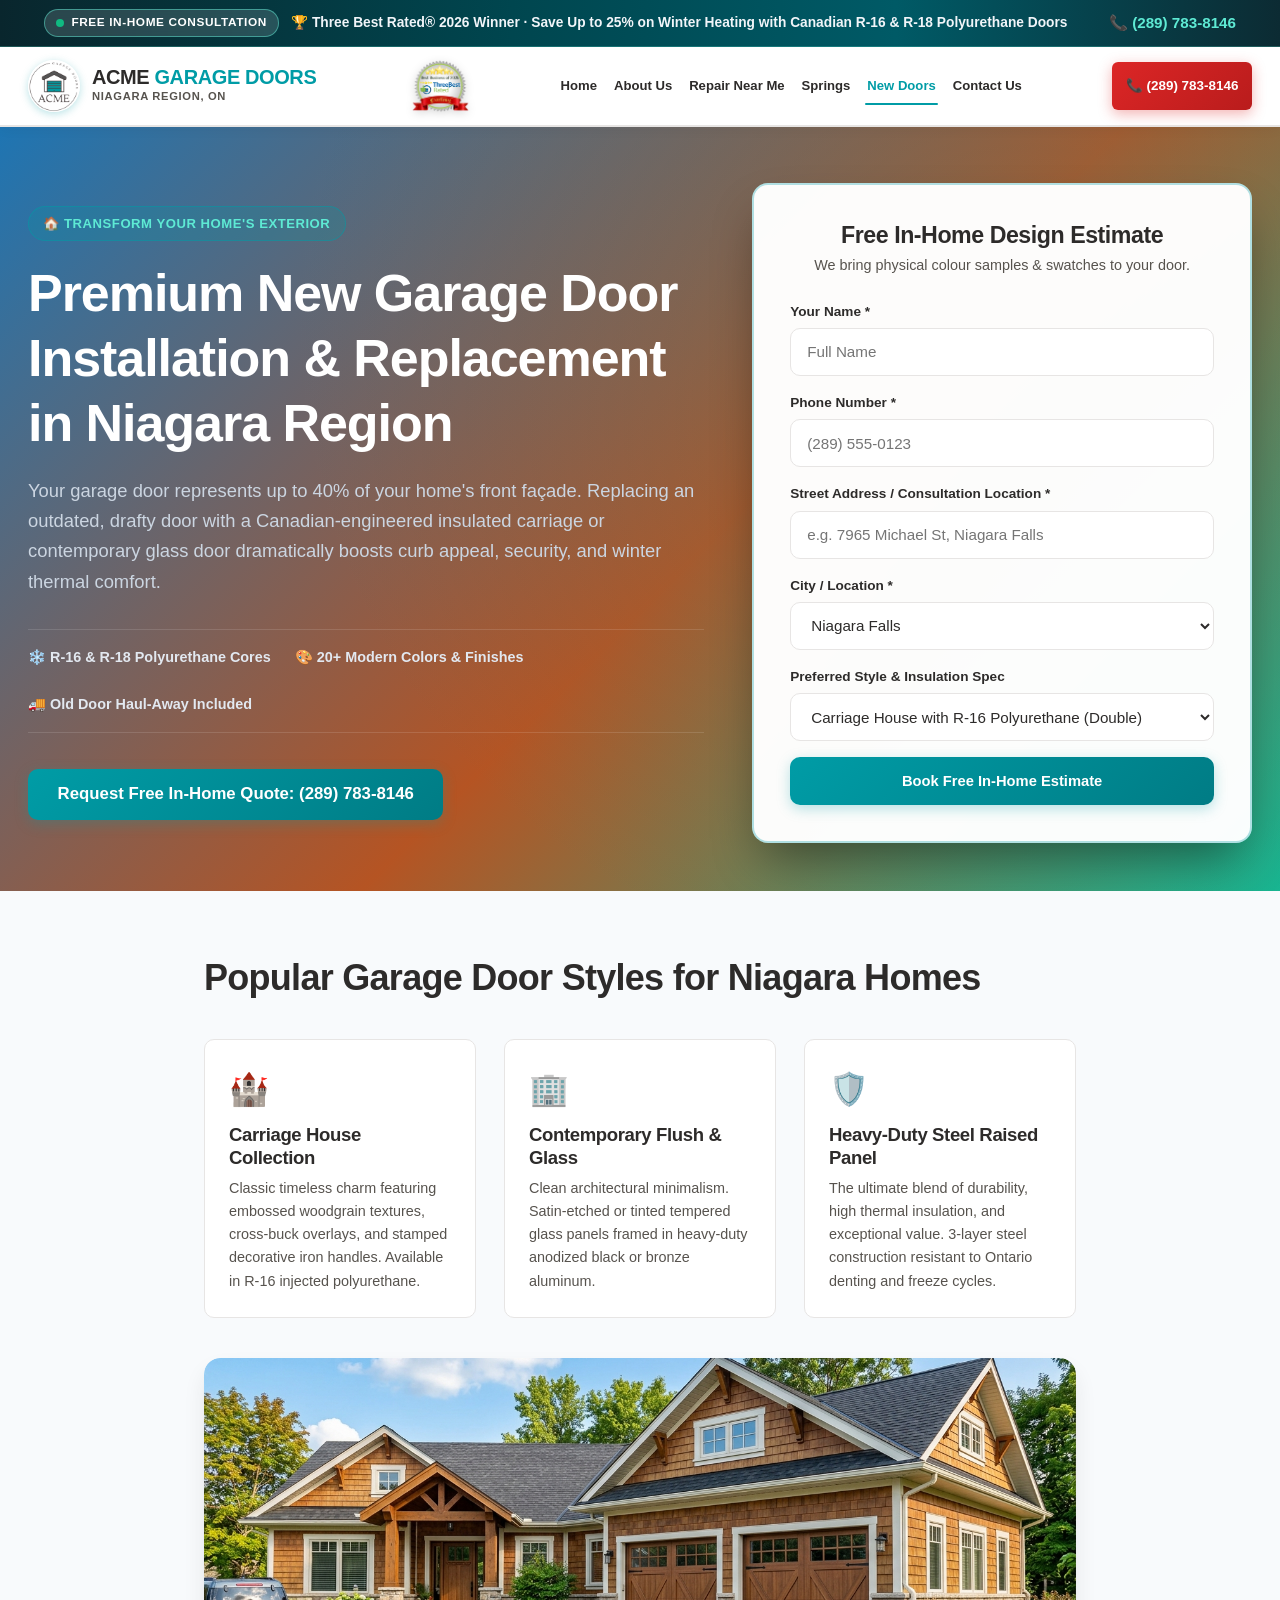
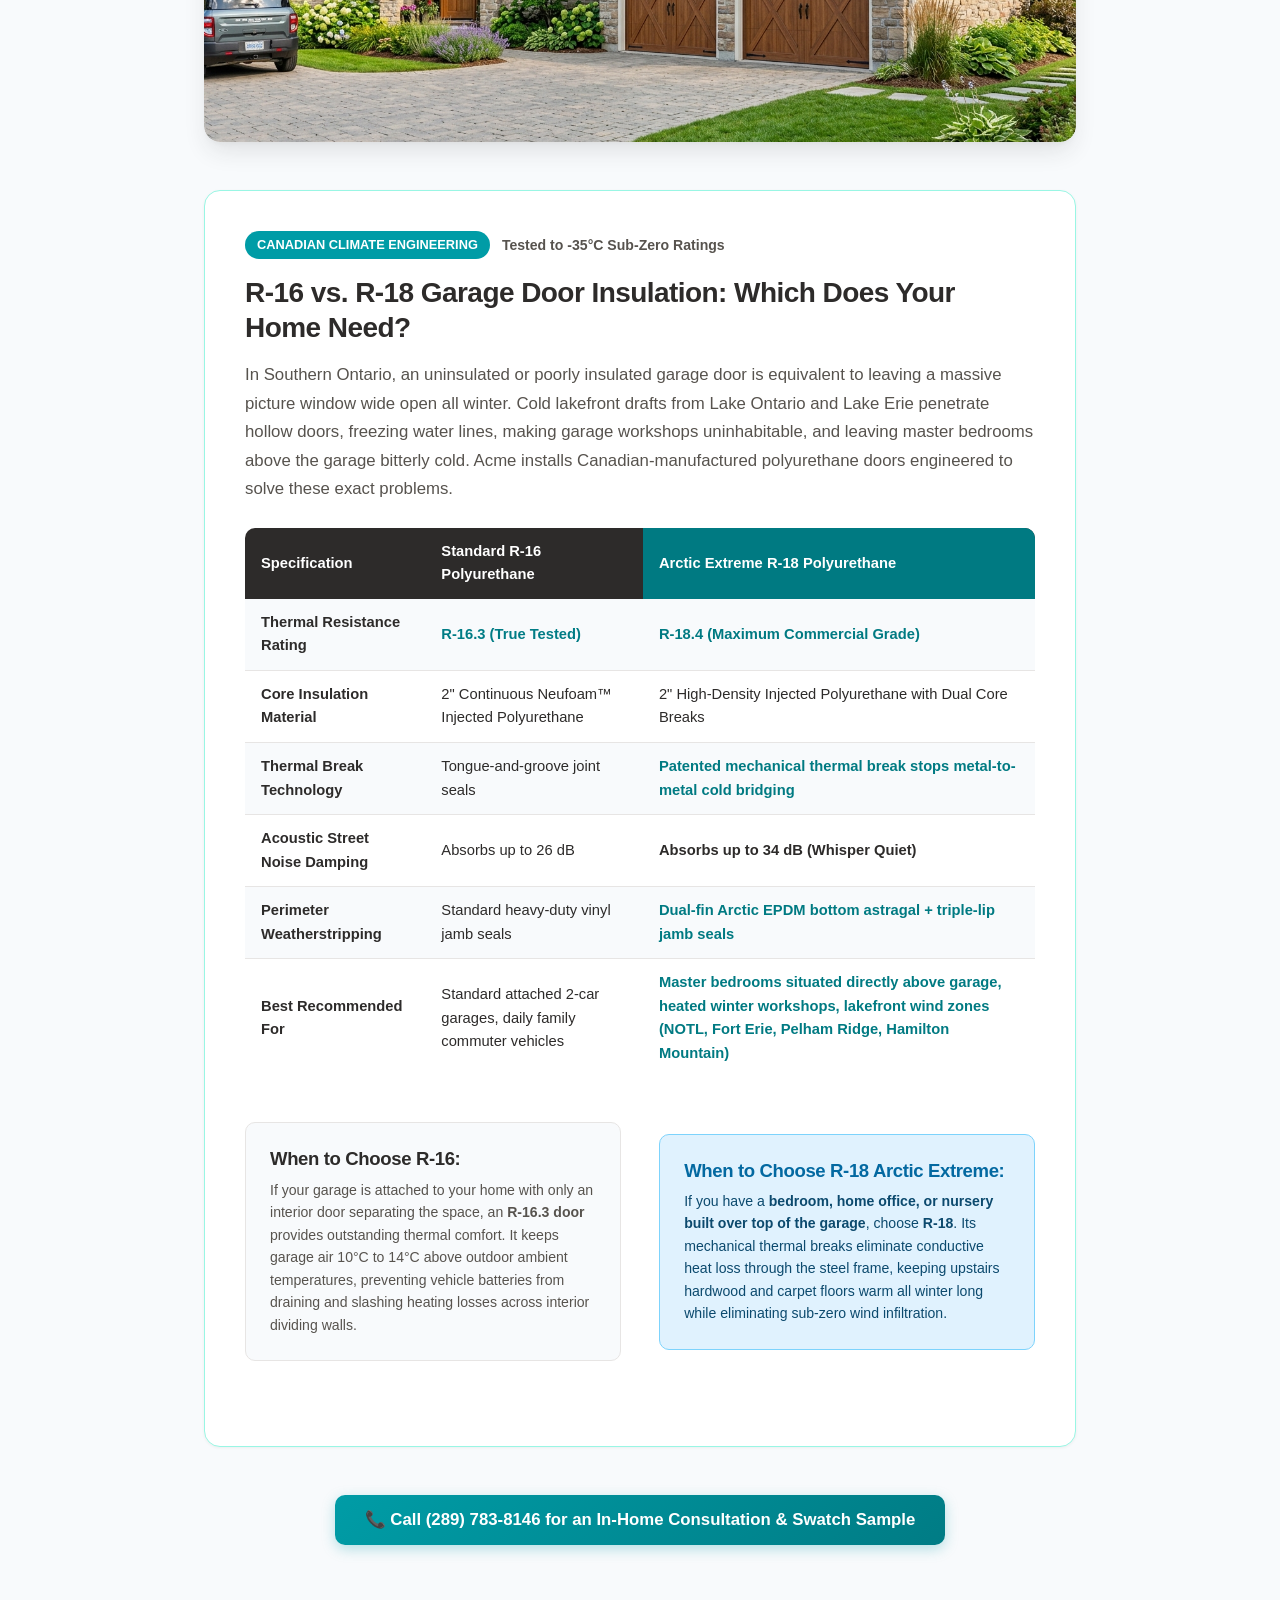
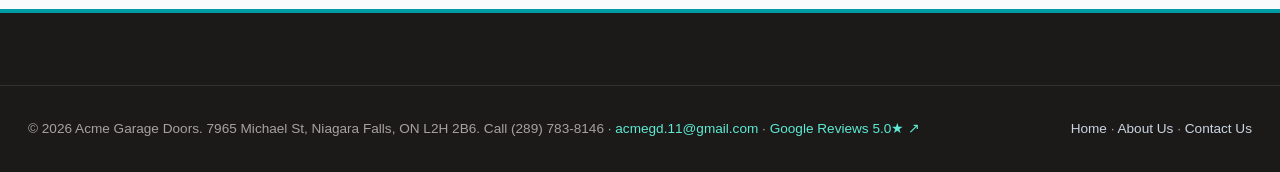
<file: garage-door-installation-niagara.html>
<!DOCTYPE html>
<html lang="en-CA">
<head>
  <meta charset="UTF-8">
  <meta name="viewport" content="width=device-width, initial-scale=1.0">
  
  <title>New Garage Door Installation Niagara Region | Insulated & Modern Doors</title>
  <meta name="description" content="Upgrade your home curb appeal with an insulated Canadian-rated garage door (R-12 to R-18). Carriage, modern glass & steel doors in Niagara. Call 289-783-8146.">
  <link rel="canonical" href="https://acmegaragedoors.ca/garage-door-installation-niagara">
  <meta name="robots" content="index, follow">

  <meta property="og:title" content="New Garage Door Installation Niagara Region | Insulated & Modern Doors">
  <meta property="og:description" content="Upgrade your home curb appeal with an insulated Canadian-rated garage door (R-12 to R-18). Carriage, modern glass & steel doors in Niagara. Call 289-783-8146.">
  <meta property="og:url" content="https://acmegaragedoors.ca/garage-door-installation-niagara">

  <link rel="stylesheet" href="styles.css">

  <script type="application/ld+json">
  {
    "@context": "https://schema.org",
    "@type": "Service",
    "name": "New Garage Door Installation Niagara",
    "serviceType": "Residential & Commercial Garage Door Installation",
    "provider": {
      "@type": "HomeAndConstructionBusiness",
      "name": "Acme Garage Doors",
      "telephone": "+1-289-783-8146",
      "url": "https://acmegaragedoors.ca",
      "address": {
        "@type": "PostalAddress",
        "streetAddress": "7965 Michael St",
        "addressLocality": "Niagara Falls",
        "addressRegion": "ON",
        "postalCode": "L2H 2B6",
        "addressCountry": "CA"
      },
      "geo": {
        "@type": "GeoCoordinates",
        "latitude": 43.0818,
        "longitude": -79.1246
      },
      "sameAs": [
        "https://share.google/b3CXC9fzBbWsFF5Mg"
      ]
    },
    "description": "Professional supply and installation of Canadian-engineered R-16 and R-18 insulated residential and commercial overhead garage doors across Niagara Region, Fenwick, and Hamilton."
  }
  </script>
</head>
<body>

  <aside class="emergency-topbar">
    <div class="container emergency-topbar-inner">
      <div style="display: flex; align-items: center; gap: 0.75rem;">
        <span class="emergency-badge"><span class="pulse-dot"></span> Free In-Home Consultation</span>
        <span>🏆 Three Best Rated® 2026 Winner · <strong>Save Up to 25% on Winter Heating with Canadian R-16 & R-18 Polyurethane Doors</strong></span>
      </div>
      <a href="tel:2897838146" class="topbar-phone">📞 (289) 783-8146</a>
    </div>
  </aside>

  <header class="site-header">
    <div class="container header-inner">
      <a href="/" class="brand-logo" aria-label="Acme Garage Doors Homepage">
        <img src="assets/acme-logo.png" alt="Acme Garage Doors Official Logo" class="brand-logo-img">
        <div class="brand-text-col">
          <div class="brand-title">ACME <span>GARAGE DOORS</span></div>
          <span class="brand-subtitle">Niagara Region, ON</span>
        </div>
      </a>

      <!-- Three Best Rated Award Seal -->
      <div class="header-award-wrap" title="Three Best Rated® Award Winner 2026 - Acme Garage Doors">
        <img src="assets/three-best-rated-award.png" alt="Three Best Rated Award 2026 Winner - Garage Door Repair" class="header-award-seal">
      </div>
      <nav class="main-nav" aria-label="Main Navigation">
        <a href="/" class="nav-link">Home</a>
        <a href="about-us.html" class="nav-link">About Us</a>
        <a href="garage-door-repair-niagara-falls.html" class="nav-link">Repair Near Me</a>
        <a href="broken-spring-replacement-niagara-falls.html" class="nav-link">Springs</a>
        <a href="garage-door-installation-niagara.html" class="nav-link active">New Doors</a>
        <a href="contact-us.html" class="nav-link">Contact Us</a>

        <!-- Mobile Drawer Bottom CTA -->
        <div class="mobile-nav-cta">
          <a href="tel:2897838146" class="btn btn-emergency">
            🚨 Call Dispatch: (289) 783-8146
          </a>
          <div class="mobile-nav-info">
            <span>⏱️ 25–40m Niagara Response</span>
            <span>⭐ 5.0 Google Rating (133+ Reviews)</span>
          </div>
        </div>
      </nav>
      <div class="header-actions">
        <a href="tel:2897838146" class="btn btn-emergency btn-sm header-call-btn">📞 (289) 783-8146</a>
        <button class="mobile-nav-toggle" aria-label="Toggle navigation" aria-expanded="false">
          <span class="hamburger-bar"></span>
          <span class="hamburger-bar"></span>
          <span class="hamburger-bar"></span>
        </button>
      </div>
    </div>
  </header>

  <section class="hero" style="padding: 3.5rem 0 3rem;">
    <div class="container hero-grid">
      <div>
        <div class="hero-tag">🏠 Transform Your Home's Exterior</div>
        <h1>Premium New Garage Door Installation & Replacement in Niagara Region</h1>
        <p class="hero-subtext">
          Your garage door represents up to 40% of your home's front façade. Replacing an outdated, drafty door with a Canadian-engineered insulated carriage or contemporary glass door dramatically boosts curb appeal, security, and winter thermal comfort.
        </p>
        <div class="hero-trust-row">
          <div class="trust-pill">❄️ R-16 & R-18 Polyurethane Cores</div>
          <div class="trust-pill">🎨 20+ Modern Colors & Finishes</div>
          <div class="trust-pill">🚚 Old Door Haul-Away Included</div>
        </div>
        <a href="tel:2897838146" class="btn btn-primary btn-lg">Request Free In-Home Quote: (289) 783-8146</a>
      </div>

      <div class="hero-card">
        <div class="hero-card-header">
          <h3>Free In-Home Design Estimate</h3>
          <p>We bring physical colour samples & swatches to your door.</p>
        </div>
        <form class="quick-form lead-capture-form">
          <input type="hidden" name="service" value="New Garage Door Installation">
          <div class="form-group">
            <label>Your Name *</label>
            <input type="text" name="name" class="form-control" required placeholder="Full Name">
          </div>
          <div class="form-group">
            <label>Phone Number *</label>
            <input type="tel" name="phone" class="form-control" required placeholder="(289) 555-0123">
          </div>
          <div class="form-group">
            <label>Street Address / Consultation Location *</label>
            <input type="text" name="address" class="form-control" required placeholder="e.g. 7965 Michael St, Niagara Falls">
          </div>
          <div class="form-group">
            <label>City / Location *</label>
            <select name="city" class="form-control" required>
              <option value="Niagara Falls">Niagara Falls</option>
              <option value="St. Catharines">St. Catharines</option>
              <option value="Welland">Welland</option>
              <option value="Thorold">Thorold</option>
              <option value="Fenwick / Pelham">Fenwick / Pelham</option>
              <option value="Hamilton">Hamilton</option>
              <option value="Fort Erie">Fort Erie</option>
              <option value="Niagara-on-the-Lake">Niagara-on-the-Lake</option>
            </select>
          </div>
          <div class="form-group">
            <label>Preferred Style & Insulation Spec</label>
            <select name="details" class="form-control">
              <option value="Carriage House with R-16 Polyurethane (Double)">Carriage House with R-16 Polyurethane (Double)</option>
              <option value="Arctic Extreme R-18 Insulated Overhead Door (Double)">Arctic Extreme R-18 Insulated Overhead Door (Double)</option>
              <option value="Modern Flush Charcoal Contemporary R-16 (Single or Double)">Modern Flush Charcoal Contemporary R-16 (Single or Double)</option>
              <option value="Full-View Black Aluminum & Insulated Tempered Glass">Full-View Black Aluminum & Insulated Tempered Glass</option>
              <option value="Traditional Heavy-Duty Steel Raised Panel (R-16.3)">Traditional Heavy-Duty Steel Raised Panel (R-16.3)</option>
            </select>
          </div>
          <button type="submit" class="btn btn-primary" style="width: 100%;">Book Free In-Home Estimate</button>
        </form>
      </div>
    </div>
  </section>

  <section class="section">
    <div class="container-narrow">
      <h2>Popular Garage Door Styles for Niagara Homes</h2>

      <div class="responsive-grid-3">
        <div style="background: #ffffff; border: 1px solid var(--border-subtle); padding: 1.5rem; border-radius: var(--radius-md);">
          <div style="font-size: 2rem; margin-bottom: 0.5rem;">🏰</div>
          <h4>Carriage House Collection</h4>
          <p style="font-size: 0.9rem; color: var(--text-muted); margin-top: 0.5rem;">
            Classic timeless charm featuring embossed woodgrain textures, cross-buck overlays, and stamped decorative iron handles. Available in R-16 injected polyurethane.
          </p>
        </div>

        <div style="background: #ffffff; border: 1px solid var(--border-subtle); padding: 1.5rem; border-radius: var(--radius-md);">
          <div style="font-size: 2rem; margin-bottom: 0.5rem;">🏢</div>
          <h4>Contemporary Flush & Glass</h4>
          <p style="font-size: 0.9rem; color: var(--text-muted); margin-top: 0.5rem;">
            Clean architectural minimalism. Satin-etched or tinted tempered glass panels framed in heavy-duty anodized black or bronze aluminum.
          </p>
        </div>

        <div style="background: #ffffff; border: 1px solid var(--border-subtle); padding: 1.5rem; border-radius: var(--radius-md);">
          <div style="font-size: 2rem; margin-bottom: 0.5rem;">🛡️</div>
          <h4>Heavy-Duty Steel Raised Panel</h4>
          <p style="font-size: 0.9rem; color: var(--text-muted); margin-top: 0.5rem;">
            The ultimate blend of durability, high thermal insulation, and exceptional value. 3-layer steel construction resistant to Ontario denting and freeze cycles.
          </p>
        </div>
      </div>

      <div style="margin: 2.5rem 0; border-radius: var(--radius-lg); overflow: hidden; box-shadow: var(--shadow-lg);">
        <img src="assets/carriage-door.jpg" alt="Craftsman Carriage House Insulated Garage Door Installed in Niagara" class="responsive-img-hero">
      </div>

      <!-- In-Depth R-16 vs R-18 Insulation Breakdown -->
      <div style="background: #ffffff; border: 1.5px solid var(--border-teal); border-radius: var(--radius-lg); padding: 2.5rem; margin: 3rem 0; box-shadow: var(--shadow-sm);">
        <div style="display: flex; align-items: center; gap: 0.75rem; margin-bottom: 1rem;">
          <span style="background: var(--brand-teal); color: #ffffff; padding: 4px 12px; border-radius: var(--radius-full); font-size: 0.8rem; font-weight: 800; text-transform: uppercase;">Canadian Climate Engineering</span>
          <span style="font-weight: 700; color: var(--text-muted); font-size: 0.88rem;">Tested to -35°C Sub-Zero Ratings</span>
        </div>
        <h3 style="font-size: 1.75rem; margin-bottom: 1rem;">R-16 vs. R-18 Garage Door Insulation: Which Does Your Home Need?</h3>
        <p style="color: var(--text-muted); line-height: 1.7; margin-bottom: 1.5rem;">
          In Southern Ontario, an uninsulated or poorly insulated garage door is equivalent to leaving a massive picture window wide open all winter. Cold lakefront drafts from Lake Ontario and Lake Erie penetrate hollow doors, freezing water lines, making garage workshops uninhabitable, and leaving master bedrooms above the garage bitterly cold. Acme installs Canadian-manufactured polyurethane doors engineered to solve these exact problems.
        </p>

        <!-- Technical Comparison Table -->
        <div style="overflow-x: auto; margin: 1.5rem 0 2rem;">
          <table style="width: 100%; border-collapse: collapse; text-align: left; font-size: 0.92rem;">
            <thead>
              <tr style="background: var(--brand-charcoal); color: #ffffff;">
                <th style="padding: 12px 16px; border-top-left-radius: var(--radius-md);">Specification</th>
                <th style="padding: 12px 16px;">Standard R-16 Polyurethane</th>
                <th style="padding: 12px 16px; border-top-right-radius: var(--radius-md); background: #007a82;">Arctic Extreme R-18 Polyurethane</th>
              </tr>
            </thead>
            <tbody>
              <tr style="border-bottom: 1px solid var(--border-subtle); background: #f8fafc;">
                <td style="padding: 12px 16px; font-weight: 700;">Thermal Resistance Rating</td>
                <td style="padding: 12px 16px; color: var(--brand-teal-dark); font-weight: 800;">R-16.3 (True Tested)</td>
                <td style="padding: 12px 16px; color: #007a82; font-weight: 900;">R-18.4 (Maximum Commercial Grade)</td>
              </tr>
              <tr style="border-bottom: 1px solid var(--border-subtle);">
                <td style="padding: 12px 16px; font-weight: 700;">Core Insulation Material</td>
                <td style="padding: 12px 16px;">2" Continuous Neufoam™ Injected Polyurethane</td>
                <td style="padding: 12px 16px;">2" High-Density Injected Polyurethane with Dual Core Breaks</td>
              </tr>
              <tr style="border-bottom: 1px solid var(--border-subtle); background: #f8fafc;">
                <td style="padding: 12px 16px; font-weight: 700;">Thermal Break Technology</td>
                <td style="padding: 12px 16px;">Tongue-and-groove joint seals</td>
                <td style="padding: 12px 16px; font-weight: 700; color: #007a82;">Patented mechanical thermal break stops metal-to-metal cold bridging</td>
              </tr>
              <tr style="border-bottom: 1px solid var(--border-subtle);">
                <td style="padding: 12px 16px; font-weight: 700;">Acoustic Street Noise Damping</td>
                <td style="padding: 12px 16px;">Absorbs up to 26 dB</td>
                <td style="padding: 12px 16px; font-weight: 700;">Absorbs up to 34 dB (Whisper Quiet)</td>
              </tr>
              <tr style="border-bottom: 1px solid var(--border-subtle); background: #f8fafc;">
                <td style="padding: 12px 16px; font-weight: 700;">Perimeter Weatherstripping</td>
                <td style="padding: 12px 16px;">Standard heavy-duty vinyl jamb seals</td>
                <td style="padding: 12px 16px; font-weight: 700; color: #007a82;">Dual-fin Arctic EPDM bottom astragal + triple-lip jamb seals</td>
              </tr>
              <tr>
                <td style="padding: 12px 16px; font-weight: 700;">Best Recommended For</td>
                <td style="padding: 12px 16px;">Standard attached 2-car garages, daily family commuter vehicles</td>
                <td style="padding: 12px 16px; font-weight: 700; color: #007a82;">Master bedrooms situated directly above garage, heated winter workshops, lakefront wind zones (NOTL, Fort Erie, Pelham Ridge, Hamilton Mountain)</td>
              </tr>
            </tbody>
          </table>
        </div>

        <div class="responsive-grid-even">
          <div style="background: #f8fafc; border: 1px solid var(--border-subtle); padding: 1.5rem; border-radius: var(--radius-md);">
            <h4 style="color: var(--brand-charcoal); margin-bottom: 0.5rem;">When to Choose R-16:</h4>
            <p style="font-size: 0.88rem; color: var(--text-muted); line-height: 1.6; margin-bottom: 0;">
              If your garage is attached to your home with only an interior door separating the space, an <strong>R-16.3 door</strong> provides outstanding thermal comfort. It keeps garage air 10°C to 14°C above outdoor ambient temperatures, preventing vehicle batteries from draining and slashing heating losses across interior dividing walls.
            </p>
          </div>
          <div style="background: #e0f2fe; border: 1px solid #7dd3fc; padding: 1.5rem; border-radius: var(--radius-md);">
            <h4 style="color: #0369a1; margin-bottom: 0.5rem;">When to Choose R-18 Arctic Extreme:</h4>
            <p style="font-size: 0.88rem; color: #0c4a6e; line-height: 1.6; margin-bottom: 0;">
              If you have a <strong>bedroom, home office, or nursery built over top of the garage</strong>, choose <strong>R-18</strong>. Its mechanical thermal breaks eliminate conductive heat loss through the steel frame, keeping upstairs hardwood and carpet floors warm all winter long while eliminating sub-zero wind infiltration.
            </p>
          </div>
        </div>
      </div>

      <div style="text-align: center; margin-top: 3rem;">
        <a href="tel:2897838146" class="btn btn-primary btn-lg">📞 Call (289) 783-8146 for an In-Home Consultation & Swatch Sample</a>
      </div>
    </div>
  </section>

  <!-- Mobile Sticky Bottom Conversion Bar -->
  <aside class="mobile-sticky-bar" aria-label="Quick Mobile Actions">
    <div class="mobile-sticky-inner">
      <a href="tel:2897838146" class="btn btn-emergency btn-sticky-call">
        <span class="pulse-dot"></span> 📞 Call (289) 783-8146
      </a>
      <a href="contact-us.html#contact-form-section" class="btn btn-primary btn-sticky-quote">
        ⚡ Free Quote
      </a>
    </div>
  </aside>

  <footer class="site-footer">
    <div class="container footer-bottom">
      <div>© 2026 Acme Garage Doors. 7965 Michael St, Niagara Falls, ON L2H 2B6. Call (289) 783-8146 · <a href="mailto:acmegd.11@gmail.com" style="color: #5eead4;">acmegd.11@gmail.com</a> · <a href="https://share.google/b3CXC9fzBbWsFF5Mg" target="_blank" rel="noopener noreferrer" style="color: #5eead4;">Google Reviews 5.0★ ↗</a></div>
      <div><a href="/" style="color: #cbd5e1;">Home</a> · <a href="about-us.html" style="color: #cbd5e1;">About Us</a> · <a href="contact-us.html" style="color: #cbd5e1;">Contact Us</a></div>
    </div>
  </footer>

  <script src="seo-data.js"></script>
  <script src="app.js"></script>
</body>
</html>
</file>
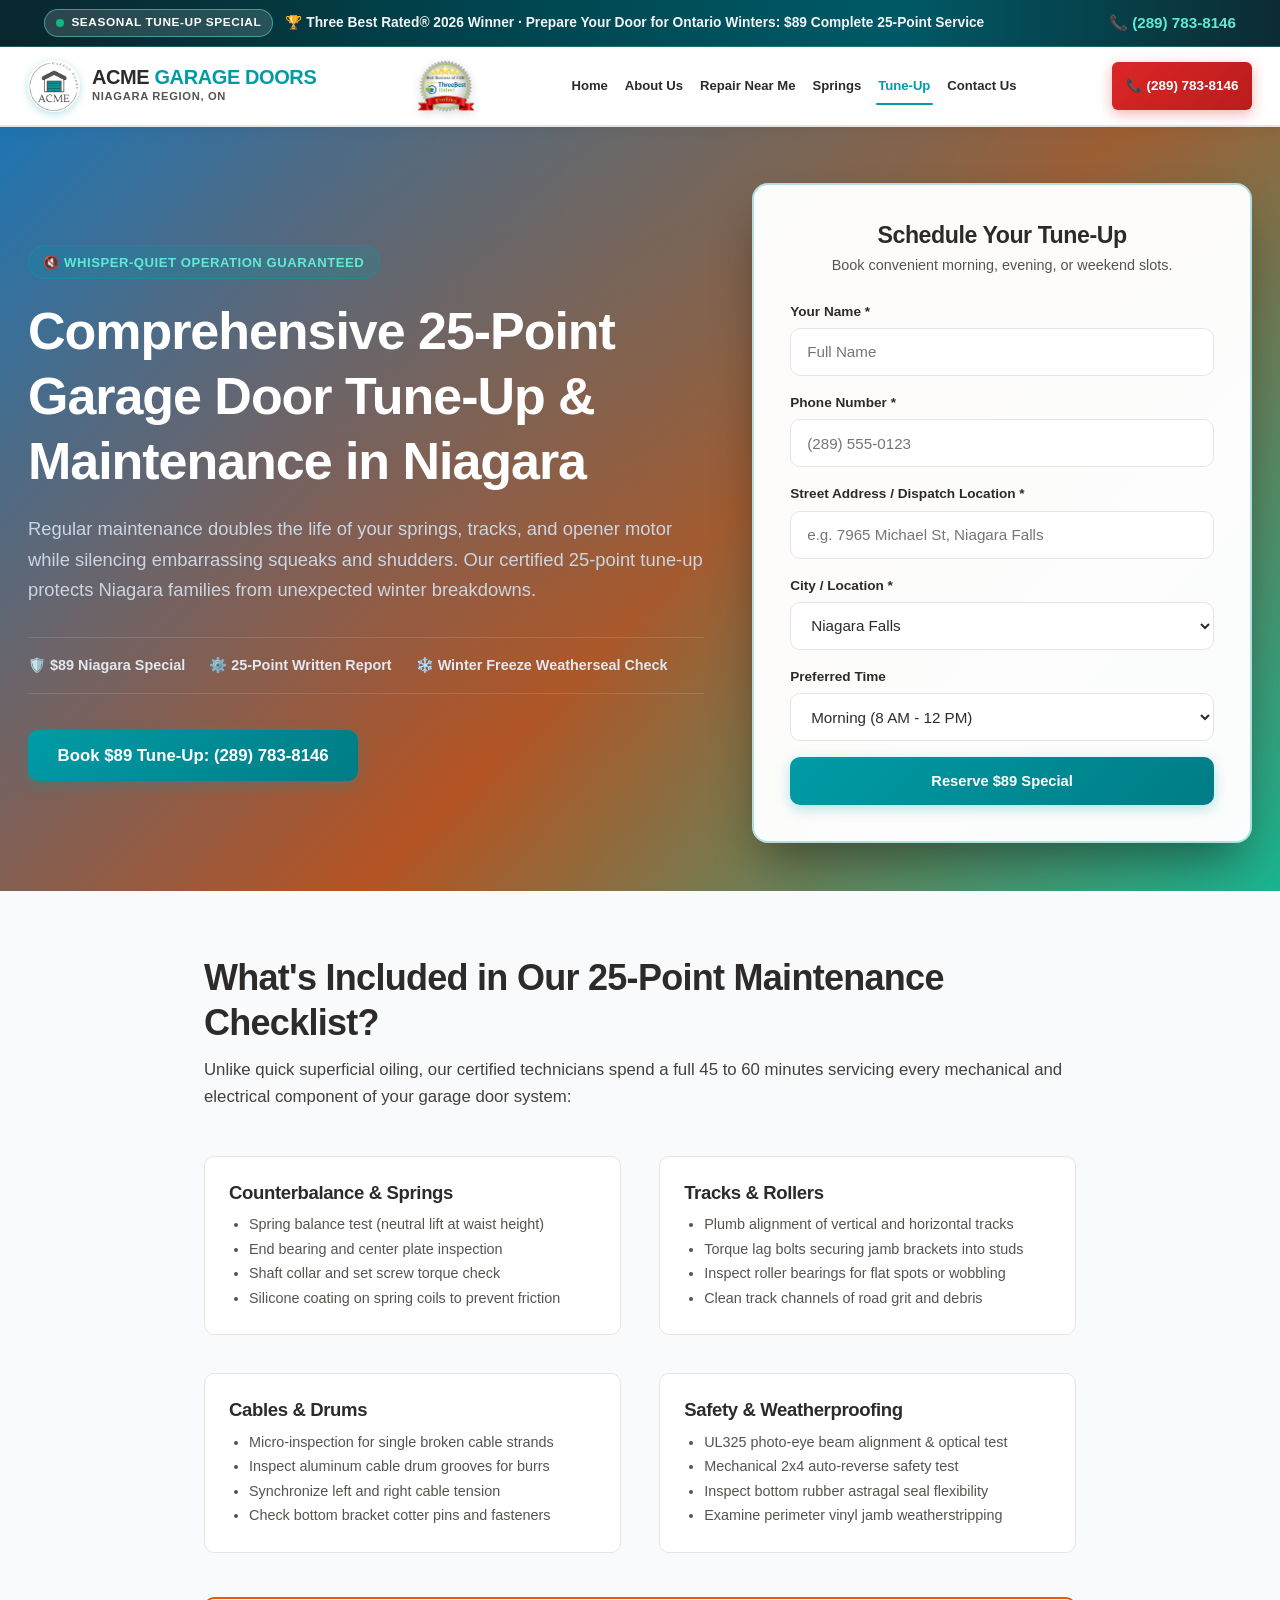
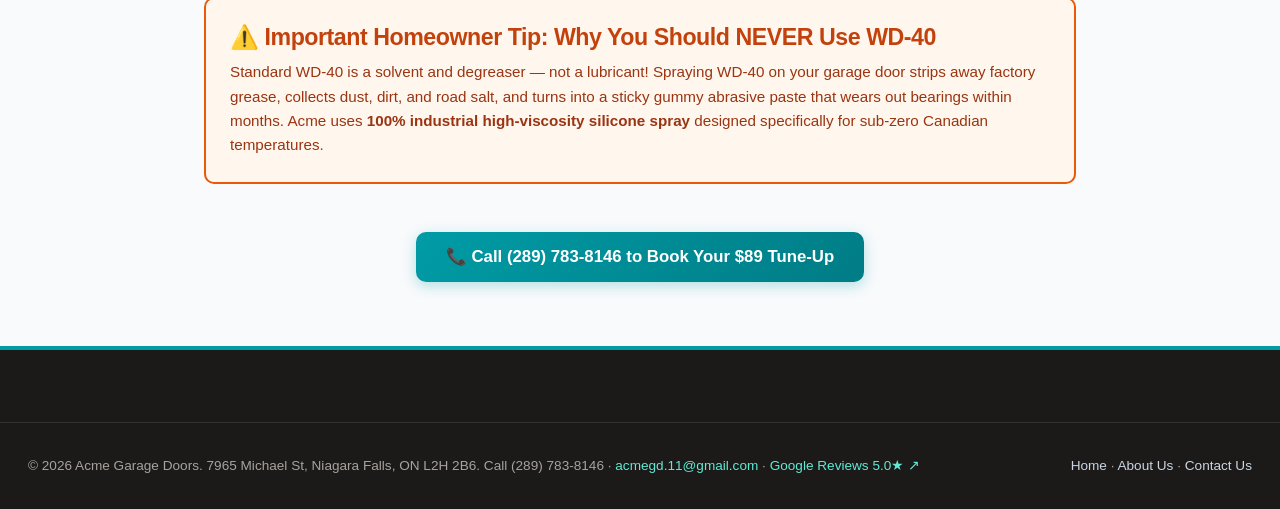
<file: garage-door-maintenance-tune-up-niagara-region.html>
<!DOCTYPE html>
<html lang="en-CA">
<head>
  <meta charset="UTF-8">
  <meta name="viewport" content="width=device-width, initial-scale=1.0">
  
  <title>Garage Door Tune Up & 25-Point Maintenance Niagara Region | Acme</title>
  <meta name="description" content="Prevent costly breakdowns! Our 25-point garage door tune-up includes spring balance test, silicone lubrication & Canadian weather seal check. Call 289-783-8146.">
  <link rel="canonical" href="https://acmegaragedoors.ca/garage-door-maintenance-tune-up-niagara-region">
  <meta name="robots" content="index, follow">

  <meta property="og:title" content="Garage Door Tune Up & 25-Point Maintenance Niagara Region | Acme">
  <meta property="og:description" content="Prevent costly breakdowns! Our 25-point garage door tune-up includes spring balance test, silicone lubrication & Canadian weather seal check. Call 289-783-8146.">
  <meta property="og:url" content="https://acmegaragedoors.ca/garage-door-maintenance-tune-up-niagara-region">

  <link rel="stylesheet" href="styles.css">

  <script type="application/ld+json">
  {
    "@context": "https://schema.org",
    "@type": "Service",
    "name": "Garage Door Maintenance & Tune-Up Niagara",
    "serviceType": "Preventative Maintenance & Safety Tune-Up",
    "provider": {
      "@type": "HomeAndConstructionBusiness",
      "name": "Acme Garage Doors",
      "telephone": "+1-289-783-8146",
      "url": "https://acmegaragedoors.ca"
    },
    "description": "Comprehensive 25-point garage door tune-up, spring balancing, track alignment, safety sensor calibration, and high-grade silicone lubrication in Niagara Region."
  }
  </script>
</head>
<body>

  <aside class="emergency-topbar">
    <div class="container emergency-topbar-inner">
      <div style="display: flex; align-items: center; gap: 0.75rem;">
        <span class="emergency-badge"><span class="pulse-dot"></span> Seasonal Tune-Up Special</span>
        <span>🏆 Three Best Rated® 2026 Winner · <strong>Prepare Your Door for Ontario Winters: $89 Complete 25-Point Service</strong></span>
      </div>
      <a href="tel:2897838146" class="topbar-phone">📞 (289) 783-8146</a>
    </div>
  </aside>

  <header class="site-header">
    <div class="container header-inner">
      <a href="/" class="brand-logo" aria-label="Acme Garage Doors Homepage">
        <img src="assets/acme-logo.png" alt="Acme Garage Doors Official Logo" class="brand-logo-img">
        <div class="brand-text-col">
          <div class="brand-title">ACME <span>GARAGE DOORS</span></div>
          <span class="brand-subtitle">Niagara Region, ON</span>
        </div>
      </a>

      <!-- Three Best Rated Award Seal -->
      <div class="header-award-wrap" title="Three Best Rated® Award Winner 2026 - Acme Garage Doors">
        <img src="assets/three-best-rated-award.png" alt="Three Best Rated Award 2026 Winner - Garage Door Repair" class="header-award-seal">
      </div>
      <nav class="main-nav" aria-label="Main Navigation">
        <a href="/" class="nav-link">Home</a>
        <a href="about-us.html" class="nav-link">About Us</a>
        <a href="garage-door-repair-niagara-falls.html" class="nav-link">Repair Near Me</a>
        <a href="broken-spring-replacement-niagara-falls.html" class="nav-link">Springs</a>
        <a href="garage-door-maintenance-tune-up-niagara-region.html" class="nav-link active">Tune-Up</a>
        <a href="contact-us.html" class="nav-link">Contact Us</a>

        <!-- Mobile Drawer Bottom CTA -->
        <div class="mobile-nav-cta">
          <a href="tel:2897838146" class="btn btn-emergency">
            🚨 Call Dispatch: (289) 783-8146
          </a>
          <div class="mobile-nav-info">
            <span>⏱️ 25–40m Niagara Response</span>
            <span>⭐ 5.0 Google Rating (133+ Reviews)</span>
          </div>
        </div>
      </nav>
      <div class="header-actions">
        <a href="tel:2897838146" class="btn btn-emergency btn-sm header-call-btn">📞 (289) 783-8146</a>
        <button class="mobile-nav-toggle" aria-label="Toggle navigation" aria-expanded="false">
          <span class="hamburger-bar"></span>
          <span class="hamburger-bar"></span>
          <span class="hamburger-bar"></span>
        </button>
      </div>
    </div>
  </header>

  <section class="hero" style="padding: 3.5rem 0 3rem;">
    <div class="container hero-grid">
      <div>
        <div class="hero-tag">🔇 Whisper-Quiet Operation Guaranteed</div>
        <h1>Comprehensive 25-Point Garage Door Tune-Up & Maintenance in Niagara</h1>
        <p class="hero-subtext">
          Regular maintenance doubles the life of your springs, tracks, and opener motor while silencing embarrassing squeaks and shudders. Our certified 25-point tune-up protects Niagara families from unexpected winter breakdowns.
        </p>
        <div class="hero-trust-row">
          <div class="trust-pill">🛡️ $89 Niagara Special</div>
          <div class="trust-pill">⚙️ 25-Point Written Report</div>
          <div class="trust-pill">❄️ Winter Freeze Weatherseal Check</div>
        </div>
        <a href="tel:2897838146" class="btn btn-primary btn-lg">Book $89 Tune-Up: (289) 783-8146</a>
      </div>

      <div class="hero-card">
        <div class="hero-card-header">
          <h3>Schedule Your Tune-Up</h3>
          <p>Book convenient morning, evening, or weekend slots.</p>
        </div>
        <form class="quick-form lead-capture-form">
          <input type="hidden" name="service" value="25-Point Tune-Up & Maintenance">
          <div class="form-group">
            <label>Your Name *</label>
            <input type="text" name="name" class="form-control" required placeholder="Full Name">
          </div>
          <div class="form-group">
            <label>Phone Number *</label>
            <input type="tel" name="phone" class="form-control" required placeholder="(289) 555-0123">
          </div>
          <div class="form-group">
            <label>Street Address / Dispatch Location *</label>
            <input type="text" name="address" class="form-control" required placeholder="e.g. 7965 Michael St, Niagara Falls">
          </div>
          <div class="form-group">
            <label>City / Location *</label>
            <select name="city" class="form-control" required>
              <option value="Niagara Falls">Niagara Falls</option>
              <option value="St. Catharines">St. Catharines</option>
              <option value="Welland">Welland</option>
              <option value="Thorold">Thorold</option>
              <option value="Fenwick / Pelham">Fenwick / Pelham</option>
              <option value="Hamilton">Hamilton</option>
              <option value="Fort Erie">Fort Erie</option>
              <option value="Niagara-on-the-Lake">Niagara-on-the-Lake</option>
            </select>
          </div>
          <div class="form-group">
            <label>Preferred Time</label>
            <select name="details" class="form-control">
              <option value="Morning (8 AM - 12 PM)">Morning (8 AM - 12 PM)</option>
              <option value="Afternoon (12 PM - 4 PM)">Afternoon (12 PM - 4 PM)</option>
              <option value="Evening (4 PM - 7 PM)">Evening (4 PM - 7 PM)</option>
              <option value="Weekend Appointment">Weekend Appointment</option>
            </select>
          </div>
          <button type="submit" class="btn btn-primary" style="width: 100%;">Reserve $89 Special</button>
        </form>
      </div>
    </div>
  </section>

  <section class="section">
    <div class="container-narrow">
      <h2>What's Included in Our 25-Point Maintenance Checklist?</h2>
      <p>
        Unlike quick superficial oiling, our certified technicians spend a full 45 to 60 minutes servicing every mechanical and electrical component of your garage door system:
      </p>

      <div class="responsive-grid-even">
        <div style="background: #ffffff; border: 1px solid var(--border-subtle); padding: 1.5rem; border-radius: var(--radius-md);">
          <h4>Counterbalance & Springs</h4>
          <ul style="font-size: 0.9rem; color: var(--text-muted); line-height: 1.7; margin-top: 0.5rem; padding-left: 1.25rem;">
            <li>Spring balance test (neutral lift at waist height)</li>
            <li>End bearing and center plate inspection</li>
            <li>Shaft collar and set screw torque check</li>
            <li>Silicone coating on spring coils to prevent friction</li>
          </ul>
        </div>

        <div style="background: #ffffff; border: 1px solid var(--border-subtle); padding: 1.5rem; border-radius: var(--radius-md);">
          <h4>Tracks & Rollers</h4>
          <ul style="font-size: 0.9rem; color: var(--text-muted); line-height: 1.7; margin-top: 0.5rem; padding-left: 1.25rem;">
            <li>Plumb alignment of vertical and horizontal tracks</li>
            <li>Torque lag bolts securing jamb brackets into studs</li>
            <li>Inspect roller bearings for flat spots or wobbling</li>
            <li>Clean track channels of road grit and debris</li>
          </ul>
        </div>

        <div style="background: #ffffff; border: 1px solid var(--border-subtle); padding: 1.5rem; border-radius: var(--radius-md);">
          <h4>Cables & Drums</h4>
          <ul style="font-size: 0.9rem; color: var(--text-muted); line-height: 1.7; margin-top: 0.5rem; padding-left: 1.25rem;">
            <li>Micro-inspection for single broken cable strands</li>
            <li>Inspect aluminum cable drum grooves for burrs</li>
            <li>Synchronize left and right cable tension</li>
            <li>Check bottom bracket cotter pins and fasteners</li>
          </ul>
        </div>

        <div style="background: #ffffff; border: 1px solid var(--border-subtle); padding: 1.5rem; border-radius: var(--radius-md);">
          <h4>Safety & Weatherproofing</h4>
          <ul style="font-size: 0.9rem; color: var(--text-muted); line-height: 1.7; margin-top: 0.5rem; padding-left: 1.25rem;">
            <li>UL325 photo-eye beam alignment & optical test</li>
            <li>Mechanical 2x4 auto-reverse safety test</li>
            <li>Inspect bottom rubber astragal seal flexibility</li>
            <li>Examine perimeter vinyl jamb weatherstripping</li>
          </ul>
        </div>
      </div>

      <div style="background: #fff7ed; border: 2px solid #ea580c; border-radius: var(--radius-md); padding: 1.5rem; margin: 2rem 0;">
        <h3 style="color: #c2410c;">⚠️ Important Homeowner Tip: Why You Should NEVER Use WD-40</h3>
        <p style="color: #9a3412; font-size: 0.95rem; margin-top: 0.5rem;">
          Standard WD-40 is a solvent and degreaser — not a lubricant! Spraying WD-40 on your garage door strips away factory grease, collects dust, dirt, and road salt, and turns into a sticky gummy abrasive paste that wears out bearings within months. Acme uses <strong>100% industrial high-viscosity silicone spray</strong> designed specifically for sub-zero Canadian temperatures.
        </p>
      </div>

      <div style="text-align: center; margin-top: 3rem;">
        <a href="tel:2897838146" class="btn btn-primary btn-lg">📞 Call (289) 783-8146 to Book Your $89 Tune-Up</a>
      </div>
    </div>
  </section>

  <!-- Mobile Sticky Bottom Conversion Bar -->
  <aside class="mobile-sticky-bar" aria-label="Quick Mobile Actions">
    <div class="mobile-sticky-inner">
      <a href="tel:2897838146" class="btn btn-emergency btn-sticky-call">
        <span class="pulse-dot"></span> 📞 Call (289) 783-8146
      </a>
      <a href="contact-us.html#contact-form-section" class="btn btn-primary btn-sticky-quote">
        ⚡ Free Quote
      </a>
    </div>
  </aside>

  <footer class="site-footer">
    <div class="container footer-bottom">
      <div>© 2026 Acme Garage Doors. 7965 Michael St, Niagara Falls, ON L2H 2B6. Call (289) 783-8146 · <a href="mailto:acmegd.11@gmail.com" style="color: #5eead4;">acmegd.11@gmail.com</a> · <a href="https://share.google/b3CXC9fzBbWsFF5Mg" target="_blank" rel="noopener noreferrer" style="color: #5eead4;">Google Reviews 5.0★ ↗</a></div>
      <div><a href="/" style="color: #cbd5e1;">Home</a> · <a href="about-us.html" style="color: #cbd5e1;">About Us</a> · <a href="contact-us.html" style="color: #cbd5e1;">Contact Us</a></div>
    </div>
  </footer>

  <script src="seo-data.js"></script>
  <script src="app.js"></script>
</body>
</html>
</file>
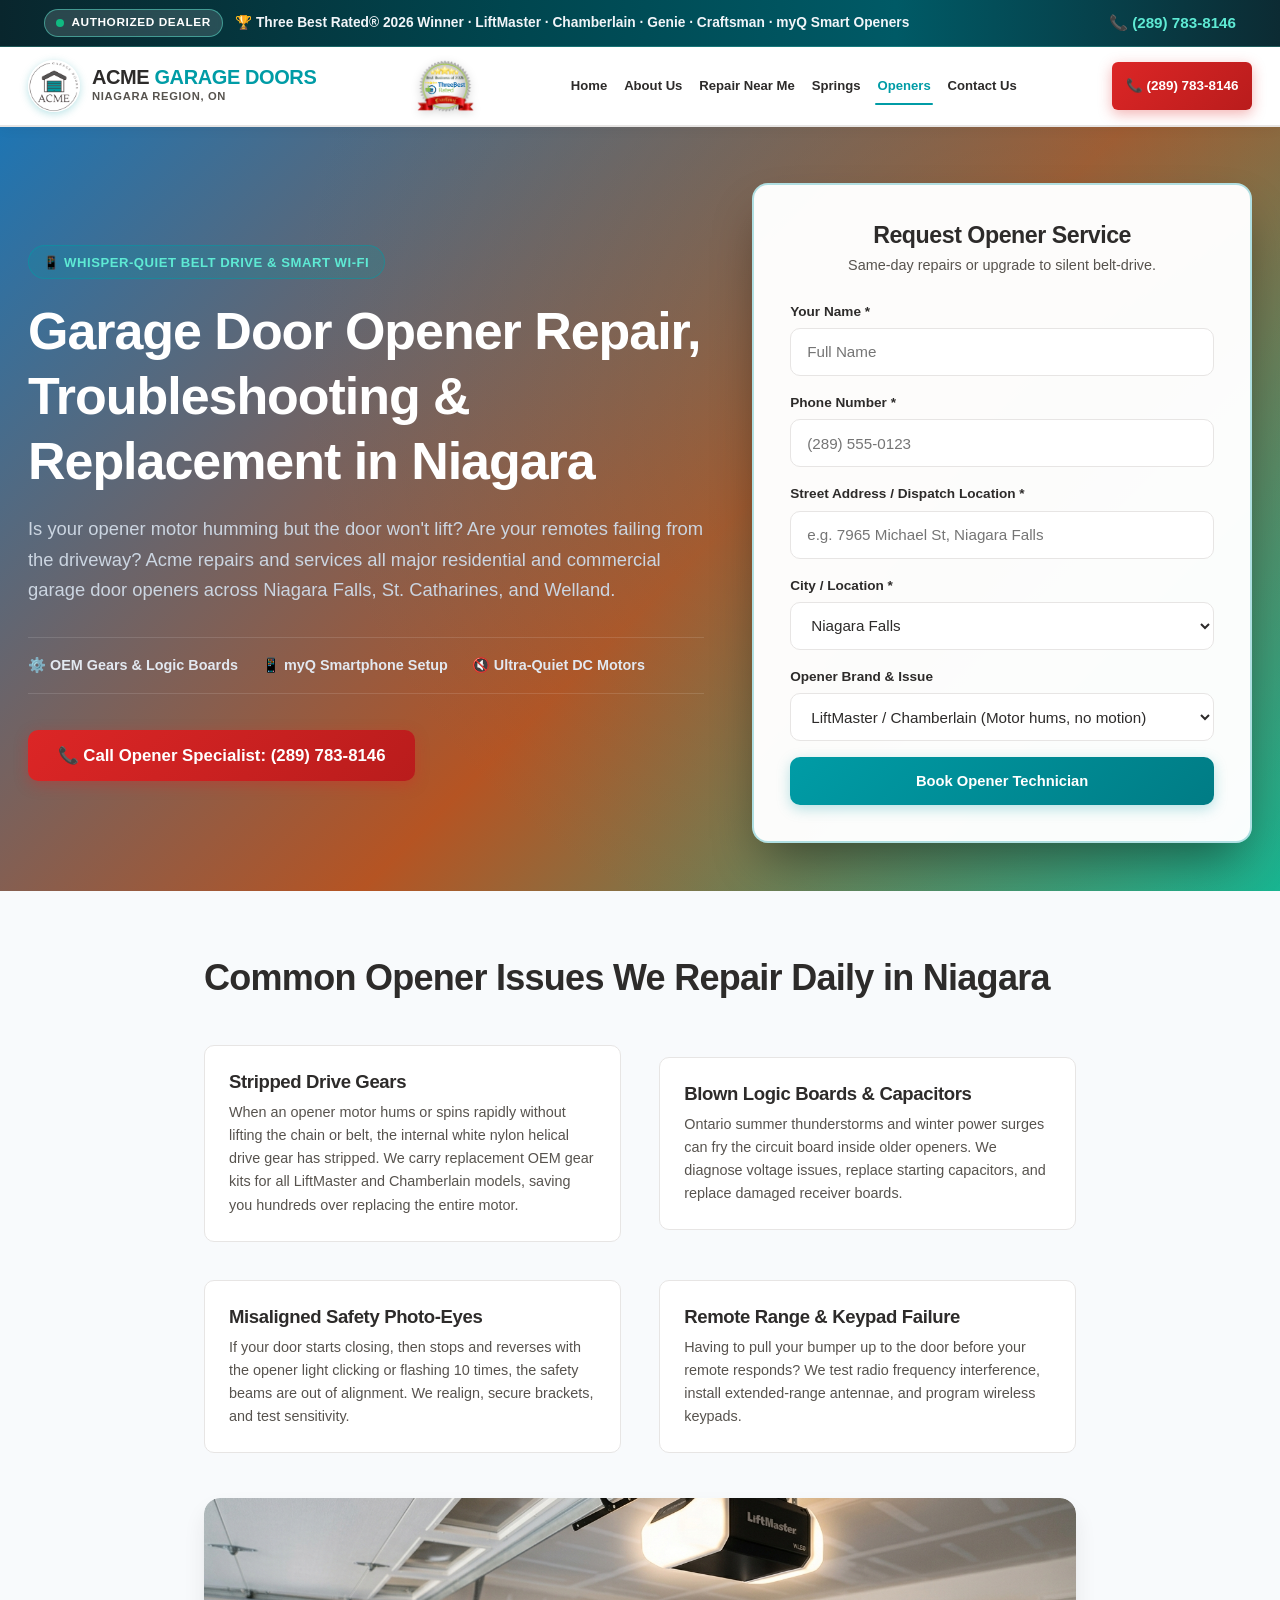
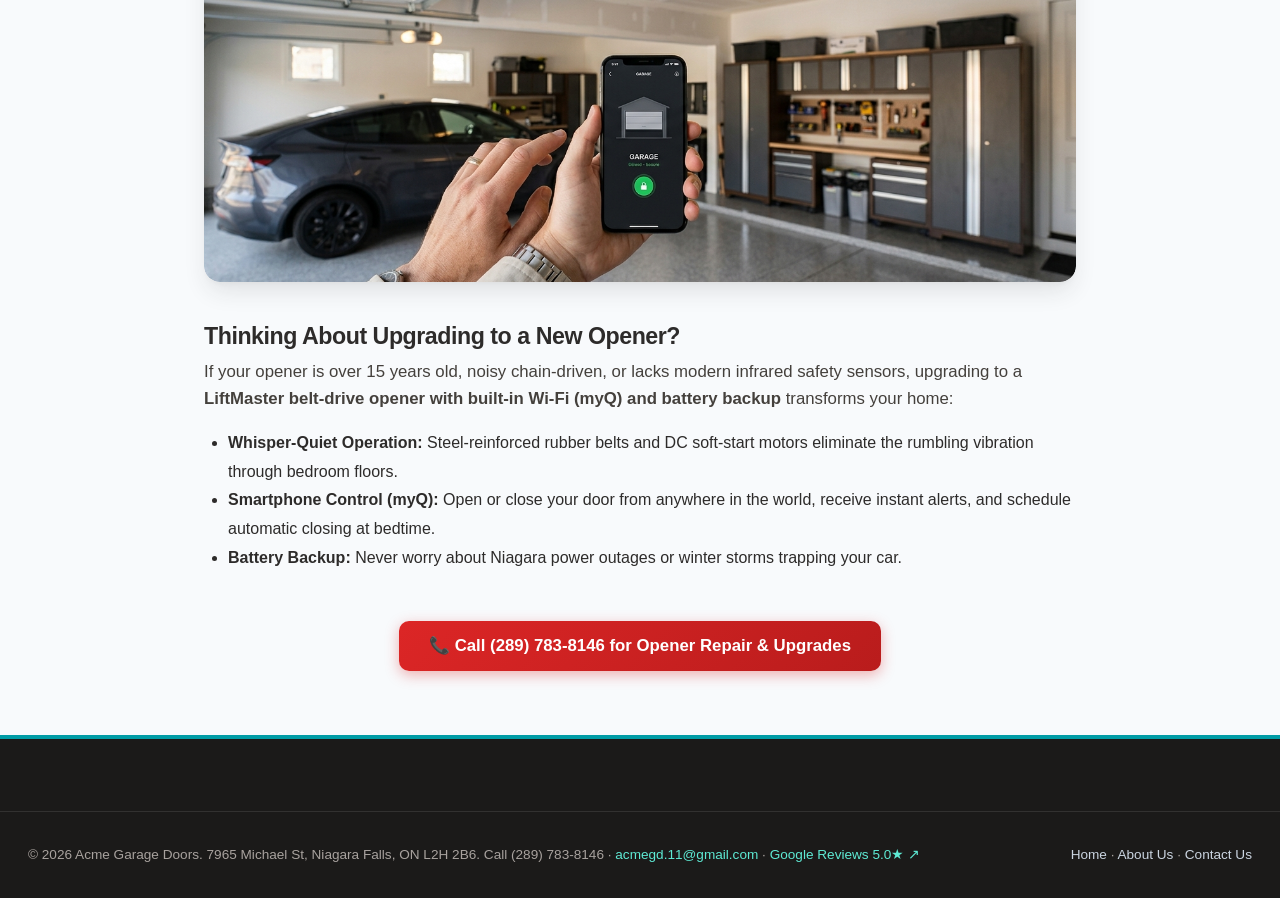
<file: garage-door-opener-repair-niagara-region.html>
<!DOCTYPE html>
<html lang="en-CA">
<head>
  <meta charset="UTF-8">
  <meta name="viewport" content="width=device-width, initial-scale=1.0">
  
  <title>Garage Door Opener Repair & Installation Niagara Region | LiftMaster & More</title>
  <meta name="description" content="Garage opener humming, clicking or remote not working? Authorized LiftMaster, Chamberlain, Genie & Craftsman repair in Niagara. Call 289-783-8146.">
  <link rel="canonical" href="https://acmegaragedoors.ca/garage-door-opener-repair-niagara-region">
  <meta name="robots" content="index, follow">

  <meta property="og:title" content="Garage Door Opener Repair & Installation Niagara Region | LiftMaster & More">
  <meta property="og:description" content="Garage opener humming, clicking or remote not working? Authorized LiftMaster, Chamberlain, Genie & Craftsman repair in Niagara. Call 289-783-8146.">
  <meta property="og:url" content="https://acmegaragedoors.ca/garage-door-opener-repair-niagara-region">

  <link rel="stylesheet" href="styles.css">

  <script type="application/ld+json">
  {
    "@context": "https://schema.org",
    "@type": "Service",
    "name": "Garage Door Opener Repair Niagara",
    "serviceType": "Automatic Opener Troubleshooting & Installation",
    "provider": {
      "@type": "HomeAndConstructionBusiness",
      "name": "Acme Garage Doors",
      "telephone": "+1-289-783-8146",
      "url": "https://acmegaragedoors.ca"
    },
    "description": "Expert repair and installation of LiftMaster, Chamberlain, Genie, and Craftsman garage door openers in Niagara Falls and Niagara Region."
  }
  </script>
</head>
<body>

  <aside class="emergency-topbar">
    <div class="container emergency-topbar-inner">
      <div style="display: flex; align-items: center; gap: 0.75rem;">
        <span class="emergency-badge"><span class="pulse-dot"></span> Authorized Dealer</span>
        <span>🏆 Three Best Rated® 2026 Winner · <strong>LiftMaster · Chamberlain · Genie · Craftsman · myQ Smart Openers</strong></span>
      </div>
      <a href="tel:2897838146" class="topbar-phone">📞 (289) 783-8146</a>
    </div>
  </aside>

  <header class="site-header">
    <div class="container header-inner">
      <a href="/" class="brand-logo" aria-label="Acme Garage Doors Homepage">
        <img src="assets/acme-logo.png" alt="Acme Garage Doors Official Logo" class="brand-logo-img">
        <div class="brand-text-col">
          <div class="brand-title">ACME <span>GARAGE DOORS</span></div>
          <span class="brand-subtitle">Niagara Region, ON</span>
        </div>
      </a>

      <!-- Three Best Rated Award Seal -->
      <div class="header-award-wrap" title="Three Best Rated® Award Winner 2026 - Acme Garage Doors">
        <img src="assets/three-best-rated-award.png" alt="Three Best Rated Award 2026 Winner - Garage Door Repair" class="header-award-seal">
      </div>
      <nav class="main-nav" aria-label="Main Navigation">
        <a href="/" class="nav-link">Home</a>
        <a href="about-us.html" class="nav-link">About Us</a>
        <a href="garage-door-repair-niagara-falls.html" class="nav-link">Repair Near Me</a>
        <a href="broken-spring-replacement-niagara-falls.html" class="nav-link">Springs</a>
        <a href="garage-door-opener-repair-niagara-region.html" class="nav-link active">Openers</a>
        <a href="contact-us.html" class="nav-link">Contact Us</a>

        <!-- Mobile Drawer Bottom CTA -->
        <div class="mobile-nav-cta">
          <a href="tel:2897838146" class="btn btn-emergency">
            🚨 Call Dispatch: (289) 783-8146
          </a>
          <div class="mobile-nav-info">
            <span>⏱️ 25–40m Niagara Response</span>
            <span>⭐ 5.0 Google Rating (133+ Reviews)</span>
          </div>
        </div>
      </nav>
      <div class="header-actions">
        <a href="tel:2897838146" class="btn btn-emergency btn-sm header-call-btn">📞 (289) 783-8146</a>
        <button class="mobile-nav-toggle" aria-label="Toggle navigation" aria-expanded="false">
          <span class="hamburger-bar"></span>
          <span class="hamburger-bar"></span>
          <span class="hamburger-bar"></span>
        </button>
      </div>
    </div>
  </header>

  <section class="hero" style="padding: 3.5rem 0 3rem;">
    <div class="container hero-grid">
      <div>
        <div class="hero-tag">📱 Whisper-Quiet Belt Drive & Smart Wi-Fi</div>
        <h1>Garage Door Opener Repair, Troubleshooting & Replacement in Niagara</h1>
        <p class="hero-subtext">
          Is your opener motor humming but the door won't lift? Are your remotes failing from the driveway? Acme repairs and services all major residential and commercial garage door openers across Niagara Falls, St. Catharines, and Welland.
        </p>
        <div class="hero-trust-row">
          <div class="trust-pill">⚙️ OEM Gears & Logic Boards</div>
          <div class="trust-pill">📱 myQ Smartphone Setup</div>
          <div class="trust-pill">🔇 Ultra-Quiet DC Motors</div>
        </div>
        <a href="tel:2897838146" class="btn btn-emergency btn-lg">📞 Call Opener Specialist: (289) 783-8146</a>
      </div>

      <div class="hero-card">
        <div class="hero-card-header">
          <h3>Request Opener Service</h3>
          <p>Same-day repairs or upgrade to silent belt-drive.</p>
        </div>
        <form class="quick-form lead-capture-form">
          <input type="hidden" name="service" value="Garage Door Opener Repair">
          <div class="form-group">
            <label>Your Name *</label>
            <input type="text" name="name" class="form-control" required placeholder="Full Name">
          </div>
          <div class="form-group">
            <label>Phone Number *</label>
            <input type="tel" name="phone" class="form-control" required placeholder="(289) 555-0123">
          </div>
          <div class="form-group">
            <label>Street Address / Dispatch Location *</label>
            <input type="text" name="address" class="form-control" required placeholder="e.g. 7965 Michael St, Niagara Falls">
          </div>
          <div class="form-group">
            <label>City / Location *</label>
            <select name="city" class="form-control" required>
              <option value="Niagara Falls">Niagara Falls</option>
              <option value="St. Catharines">St. Catharines</option>
              <option value="Welland">Welland</option>
              <option value="Thorold">Thorold</option>
              <option value="Fenwick / Pelham">Fenwick / Pelham</option>
              <option value="Hamilton">Hamilton</option>
              <option value="Fort Erie">Fort Erie</option>
              <option value="Niagara-on-the-Lake">Niagara-on-the-Lake</option>
            </select>
          </div>
          <div class="form-group">
            <label>Opener Brand & Issue</label>
            <select name="details" class="form-control">
              <option value="LiftMaster / Chamberlain (Motor hums, no motion)">LiftMaster / Chamberlain (Motor hums, no motion)</option>
              <option value="Craftsman (Clicks or light blinks)">Craftsman (Clicks or light blinks)</option>
              <option value="Genie (Trolley jammed or chain slipping)">Genie (Trolley jammed or chain slipping)</option>
              <option value="Want to upgrade to ultra-quiet belt-drive with battery backup">Want new ultra-quiet belt-drive opener</option>
            </select>
          </div>
          <button type="submit" class="btn btn-primary" style="width: 100%;">Book Opener Technician</button>
        </form>
      </div>
    </div>
  </section>

  <section class="section">
    <div class="container-narrow">
      <h2>Common Opener Issues We Repair Daily in Niagara</h2>

      <div class="responsive-grid-even">
        <div style="background: #ffffff; border: 1px solid var(--border-subtle); padding: 1.5rem; border-radius: var(--radius-md);">
          <h4>Stripped Drive Gears</h4>
          <p style="font-size: 0.9rem; color: var(--text-muted); margin-top: 0.5rem;">
            When an opener motor hums or spins rapidly without lifting the chain or belt, the internal white nylon helical drive gear has stripped. We carry replacement OEM gear kits for all LiftMaster and Chamberlain models, saving you hundreds over replacing the entire motor.
          </p>
        </div>

        <div style="background: #ffffff; border: 1px solid var(--border-subtle); padding: 1.5rem; border-radius: var(--radius-md);">
          <h4>Blown Logic Boards & Capacitors</h4>
          <p style="font-size: 0.9rem; color: var(--text-muted); margin-top: 0.5rem;">
            Ontario summer thunderstorms and winter power surges can fry the circuit board inside older openers. We diagnose voltage issues, replace starting capacitors, and replace damaged receiver boards.
          </p>
        </div>

        <div style="background: #ffffff; border: 1px solid var(--border-subtle); padding: 1.5rem; border-radius: var(--radius-md);">
          <h4>Misaligned Safety Photo-Eyes</h4>
          <p style="font-size: 0.9rem; color: var(--text-muted); margin-top: 0.5rem;">
            If your door starts closing, then stops and reverses with the opener light clicking or flashing 10 times, the safety beams are out of alignment. We realign, secure brackets, and test sensitivity.
          </p>
        </div>

        <div style="background: #ffffff; border: 1px solid var(--border-subtle); padding: 1.5rem; border-radius: var(--radius-md);">
          <h4>Remote Range & Keypad Failure</h4>
          <p style="font-size: 0.9rem; color: var(--text-muted); margin-top: 0.5rem;">
            Having to pull your bumper up to the door before your remote responds? We test radio frequency interference, install extended-range antennae, and program wireless keypads.
          </p>
        </div>
      </div>

      <div style="margin: 2.5rem 0; border-radius: var(--radius-lg); overflow: hidden; box-shadow: var(--shadow-lg);">
        <img src="assets/smart-opener.jpg" alt="LiftMaster Smart Opener with myQ App Control Installed in Niagara" class="responsive-img-hero">
      </div>

      <h3>Thinking About Upgrading to a New Opener?</h3>
      <p>
        If your opener is over 15 years old, noisy chain-driven, or lacks modern infrared safety sensors, upgrading to a <strong>LiftMaster belt-drive opener with built-in Wi-Fi (myQ) and battery backup</strong> transforms your home:
      </p>
      <ul style="margin: 1rem 0 2rem 1.5rem; line-height: 1.8;">
        <li><strong>Whisper-Quiet Operation:</strong> Steel-reinforced rubber belts and DC soft-start motors eliminate the rumbling vibration through bedroom floors.</li>
        <li><strong>Smartphone Control (myQ):</strong> Open or close your door from anywhere in the world, receive instant alerts, and schedule automatic closing at bedtime.</li>
        <li><strong>Battery Backup:</strong> Never worry about Niagara power outages or winter storms trapping your car.</li>
      </ul>

      <div style="text-align: center; margin-top: 3rem;">
        <a href="tel:2897838146" class="btn btn-emergency btn-lg">📞 Call (289) 783-8146 for Opener Repair & Upgrades</a>
      </div>
    </div>
  </section>

  <!-- Mobile Sticky Bottom Conversion Bar -->
  <aside class="mobile-sticky-bar" aria-label="Quick Mobile Actions">
    <div class="mobile-sticky-inner">
      <a href="tel:2897838146" class="btn btn-emergency btn-sticky-call">
        <span class="pulse-dot"></span> 📞 Call (289) 783-8146
      </a>
      <a href="contact-us.html#contact-form-section" class="btn btn-primary btn-sticky-quote">
        ⚡ Free Quote
      </a>
    </div>
  </aside>

  <footer class="site-footer">
    <div class="container footer-bottom">
      <div>© 2026 Acme Garage Doors. 7965 Michael St, Niagara Falls, ON L2H 2B6. Call (289) 783-8146 · <a href="mailto:acmegd.11@gmail.com" style="color: #5eead4;">acmegd.11@gmail.com</a> · <a href="https://share.google/b3CXC9fzBbWsFF5Mg" target="_blank" rel="noopener noreferrer" style="color: #5eead4;">Google Reviews 5.0★ ↗</a></div>
      <div><a href="/" style="color: #cbd5e1;">Home</a> · <a href="about-us.html" style="color: #cbd5e1;">About Us</a> · <a href="contact-us.html" style="color: #cbd5e1;">Contact Us</a></div>
    </div>
  </footer>

  <script src="seo-data.js"></script>
  <script src="app.js"></script>
</body>
</html>
</file>
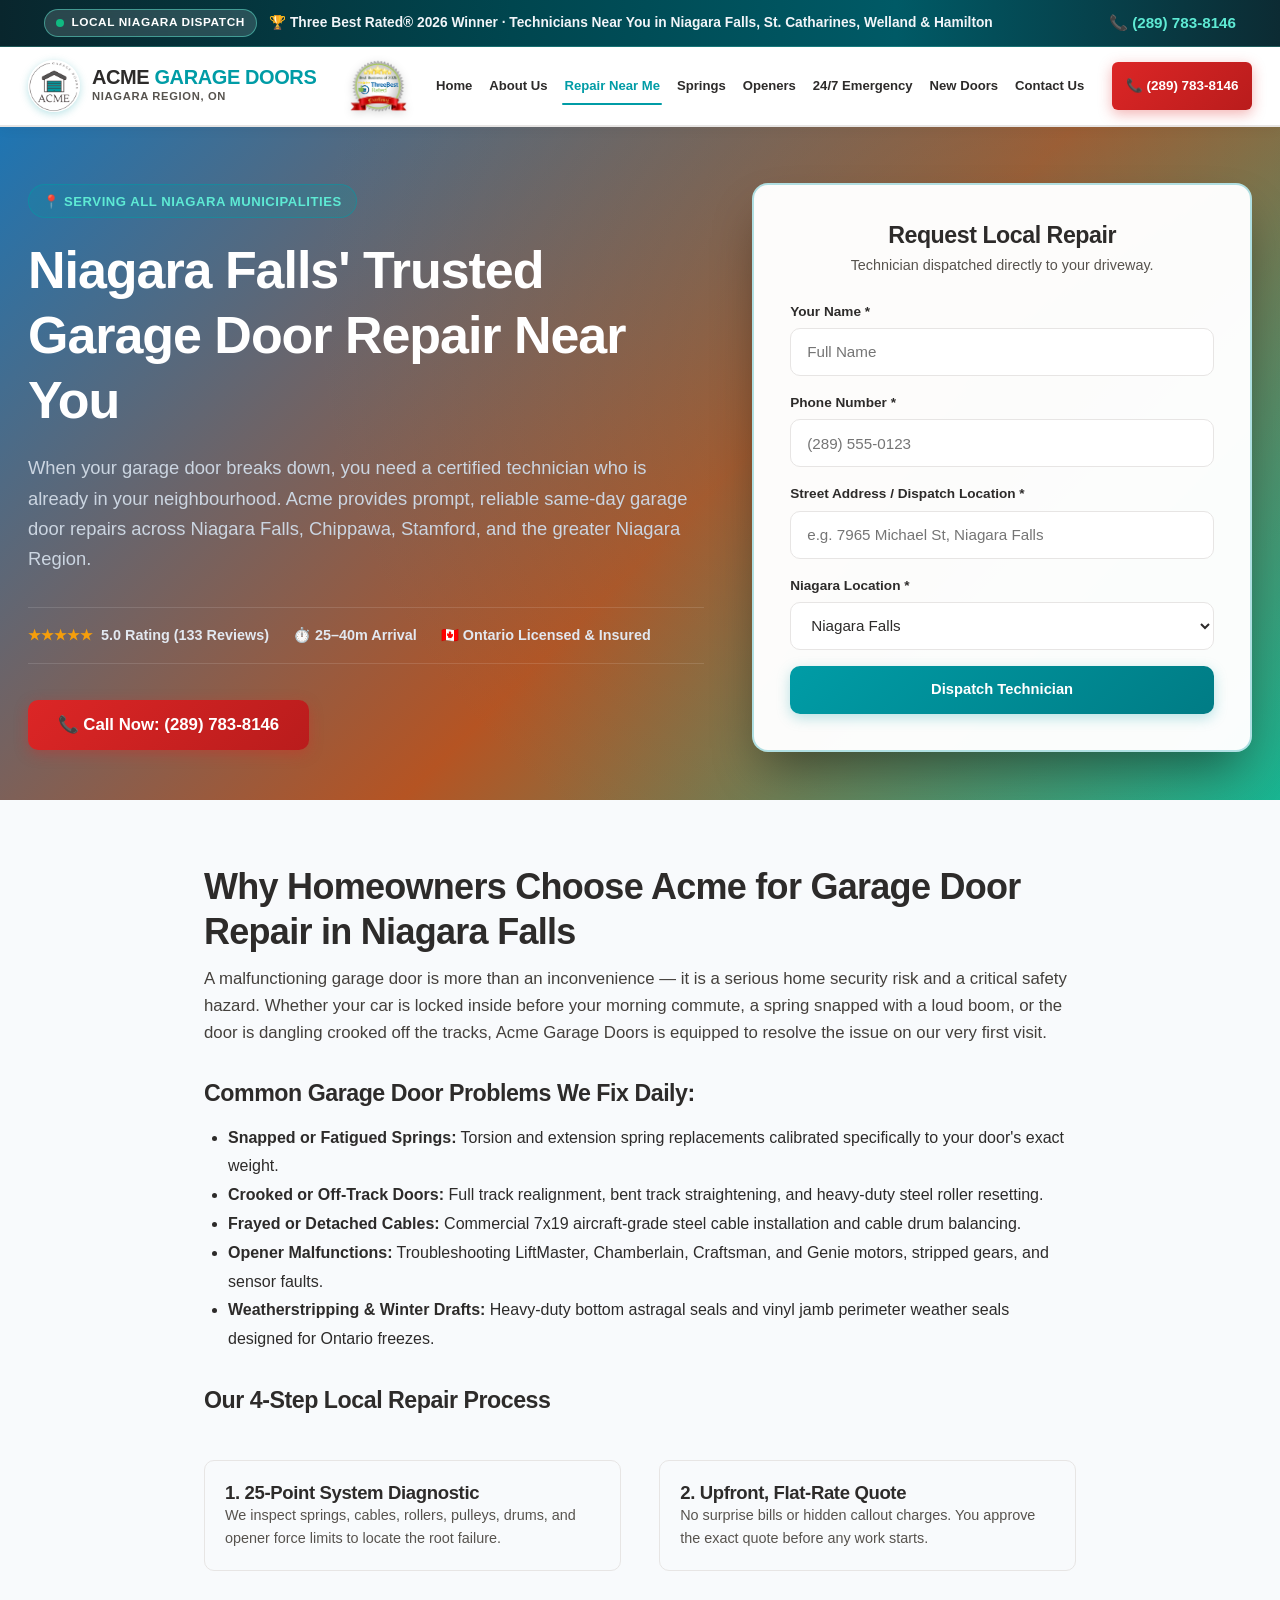
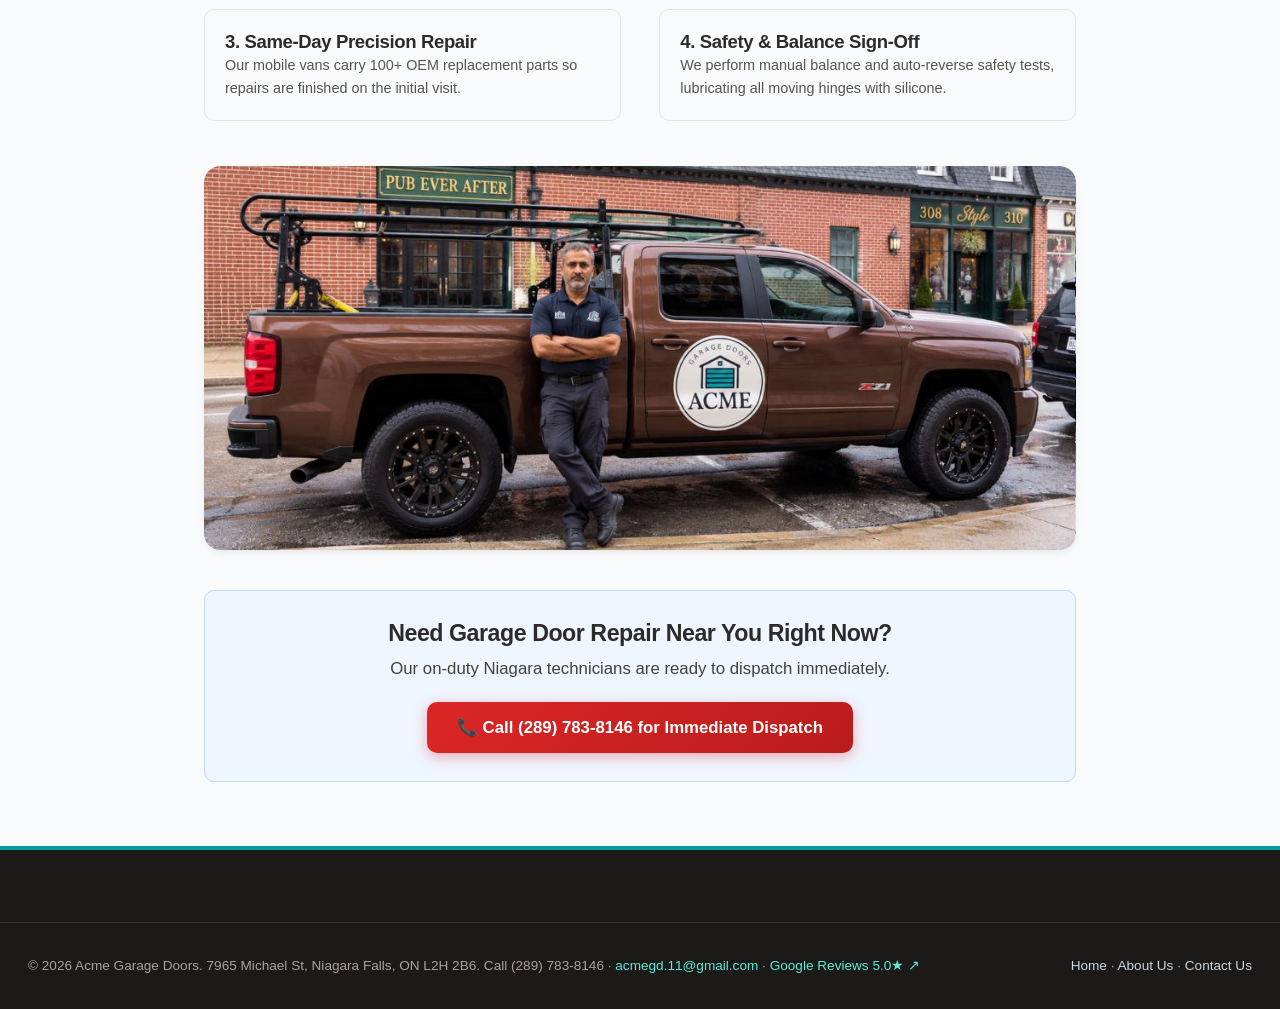
<file: garage-door-repair-niagara-falls.html>
<!DOCTYPE html>
<html lang="en-CA">
<head>
  <meta charset="UTF-8">
  <meta name="viewport" content="width=device-width, initial-scale=1.0">
  
  <title>Garage Door Repair Near Me in Niagara Falls & Region | 24/7 Acme</title>
  <meta name="description" content="Need fast garage door repair near you in Niagara Falls or Niagara Region? Acme repairs springs, cables, openers & tracks same-day. 5.0★ rating. Call 289-783-8146.">
  <link rel="canonical" href="https://acmegaragedoors.ca/garage-door-repair-niagara-falls">
  <meta name="robots" content="index, follow">

  <!-- Open Graph -->
  <meta property="og:title" content="Garage Door Repair Near Me in Niagara Falls & Region | 24/7 Acme">
  <meta property="og:description" content="Fast, local garage door repair near you in Niagara Falls & Niagara Region. Broken springs, cables, openers & tracks repaired same-day. 5.0★ rating. Call 289-783-8146.">
  <meta property="og:url" content="https://acmegaragedoors.ca/garage-door-repair-niagara-falls">
  <meta property="og:type" content="article">

  <link rel="stylesheet" href="styles.css">

  <!-- Schema.org Service & LocalBusiness -->
  <script type="application/ld+json">
  {
    "@context": "https://schema.org",
    "@type": "Service",
    "name": "Garage Door Repair Near Me in Niagara Falls",
    "serviceType": "Garage Door Repair",
    "provider": {
      "@type": "HomeAndConstructionBusiness",
      "name": "Acme Garage Doors",
      "telephone": "+1-289-783-8146",
      "url": "https://acmegaragedoors.ca",
      "address": {
        "@type": "PostalAddress",
        "streetAddress": "7965 Michael St",
        "addressLocality": "Niagara Falls",
        "addressRegion": "ON",
        "postalCode": "L2H 2B6",
        "addressCountry": "CA"
      },
      "geo": {
        "@type": "GeoCoordinates",
        "latitude": 43.0818,
        "longitude": -79.1246
      },
      "sameAs": [
        "https://share.google/b3CXC9fzBbWsFF5Mg"
      ]
    },
    "areaServed": [
      { "@type": "City", "name": "Niagara Falls" },
      { "@type": "City", "name": "St. Catharines" },
      { "@type": "City", "name": "Welland" },
      { "@type": "City", "name": "Fenwick" },
      { "@type": "City", "name": "Hamilton" }
    ],
    "description": "Comprehensive local residential and commercial garage door repair near you in Niagara Falls and Niagara Region. Same-day emergency service for broken springs, off-track doors, snapped cables, and openers."
  }
  </script>

  <script type="application/ld+json">
  {
    "@context": "https://schema.org",
    "@type": "BreadcrumbList",
    "itemListElement": [
      { "@type": "ListItem", "position": 1, "name": "Home", "item": "https://acmegaragedoors.ca/" },
      { "@type": "ListItem", "position": 2, "name": "Garage Door Repair Near Me", "item": "https://acmegaragedoors.ca/garage-door-repair-niagara-falls" }
    ]
  }
  </script>
</head>
<body>

  <!-- Emergency Top Bar -->
  <aside class="emergency-topbar">
    <div class="container emergency-topbar-inner">
      <div style="display: flex; align-items: center; gap: 0.75rem;">
        <span class="emergency-badge"><span class="pulse-dot"></span> Local Niagara Dispatch</span>
        <span>🏆 Three Best Rated® 2026 Winner · <strong>Technicians Near You in Niagara Falls, St. Catharines, Welland & Hamilton</strong></span>
      </div>
      <a href="tel:2897838146" class="topbar-phone">📞 (289) 783-8146</a>
    </div>
  </aside>

  <!-- Header -->
  <header class="site-header">
    <div class="container header-inner">
      <a href="/" class="brand-logo" aria-label="Acme Garage Doors Homepage">
        <img src="assets/acme-logo.png" alt="Acme Garage Doors Official Logo" class="brand-logo-img">
        <div class="brand-text-col">
          <div class="brand-title">ACME <span>GARAGE DOORS</span></div>
          <span class="brand-subtitle">Niagara Region, ON</span>
        </div>
      </a>

      <!-- Three Best Rated Award Seal -->
      <div class="header-award-wrap" title="Three Best Rated® Award Winner 2026 - Acme Garage Doors">
        <img src="assets/three-best-rated-award.png" alt="Three Best Rated Award 2026 Winner - Garage Door Repair" class="header-award-seal">
      </div>
      <nav class="main-nav" aria-label="Main Navigation">
        <a href="/" class="nav-link">Home</a>
        <a href="about-us.html" class="nav-link">About Us</a>
        <a href="garage-door-repair-niagara-falls.html" class="nav-link active">Repair Near Me</a>
        <a href="broken-spring-replacement-niagara-falls.html" class="nav-link">Springs</a>
        <a href="garage-door-opener-repair-niagara-region.html" class="nav-link">Openers</a>
        <a href="24-hour-garage-door-repair-niagara-region.html" class="nav-link">24/7 Emergency</a>
        <a href="garage-door-installation-niagara.html" class="nav-link">New Doors</a>
        <a href="contact-us.html" class="nav-link">Contact Us</a>

        <!-- Mobile Drawer Bottom CTA -->
        <div class="mobile-nav-cta">
          <a href="tel:2897838146" class="btn btn-emergency">
            🚨 Call Dispatch: (289) 783-8146
          </a>
          <div class="mobile-nav-info">
            <span>⏱️ 25–40m Niagara Response</span>
            <span>⭐ 5.0 Google Rating (133+ Reviews)</span>
          </div>
        </div>
      </nav>
      <div class="header-actions">
        <a href="tel:2897838146" class="btn btn-emergency btn-sm header-call-btn">📞 (289) 783-8146</a>
        <button class="mobile-nav-toggle" aria-label="Toggle navigation" aria-expanded="false">
          <span class="hamburger-bar"></span>
          <span class="hamburger-bar"></span>
          <span class="hamburger-bar"></span>
        </button>
      </div>
    </div>
  </header>

  <!-- Page Hero -->
  <section class="hero" style="padding: 3.5rem 0 3rem;">
    <div class="container hero-grid">
      <div>
        <div class="hero-tag">📍 Serving All Niagara Municipalities</div>
        <h1>Niagara Falls' Trusted Garage Door Repair Near You</h1>
        <p class="hero-subtext">
          When your garage door breaks down, you need a certified technician who is already in your neighbourhood. Acme provides prompt, reliable same-day garage door repairs across Niagara Falls, Chippawa, Stamford, and the greater Niagara Region.
        </p>
        <div class="hero-trust-row">
          <div class="trust-pill"><span class="trust-stars">★★★★★</span> 5.0 Rating (133 Reviews)</div>
          <div class="trust-pill">⏱️ 25–40m Arrival</div>
          <div class="trust-pill">🇨🇦 Ontario Licensed & Insured</div>
        </div>
        <a href="tel:2897838146" class="btn btn-emergency btn-lg">📞 Call Now: (289) 783-8146</a>
      </div>

      <div class="hero-card">
        <div class="hero-card-header">
          <h3>Request Local Repair</h3>
          <p>Technician dispatched directly to your driveway.</p>
        </div>
        <form class="quick-form lead-capture-form">
          <input type="hidden" name="service" value="Garage Door Repair Near Me">
          <div class="form-group">
            <label>Your Name *</label>
            <input type="text" name="name" class="form-control" required placeholder="Full Name">
          </div>
          <div class="form-group">
            <label>Phone Number *</label>
            <input type="tel" name="phone" class="form-control" required placeholder="(289) 555-0123">
          </div>
          <div class="form-group">
            <label>Street Address / Dispatch Location *</label>
            <input type="text" name="address" class="form-control" required placeholder="e.g. 7965 Michael St, Niagara Falls">
          </div>
          <div class="form-group">
            <label>Niagara Location *</label>
            <select name="city" class="form-control" required>
              <option value="Niagara Falls">Niagara Falls</option>
              <option value="St. Catharines">St. Catharines</option>
              <option value="Welland">Welland</option>
              <option value="Thorold">Thorold</option>
              <option value="Fenwick / Pelham">Fenwick / Pelham</option>
              <option value="Hamilton">Hamilton</option>
              <option value="Fort Erie">Fort Erie</option>
              <option value="Niagara-on-the-Lake">Niagara-on-the-Lake</option>
            </select>
          </div>
          <button type="submit" class="btn btn-primary" style="width: 100%;">Dispatch Technician</button>
        </form>
      </div>
    </div>
  </section>

  <!-- Detailed Service Content -->
  <section class="section">
    <div class="container-narrow">
      <h2>Why Homeowners Choose Acme for Garage Door Repair in Niagara Falls</h2>
      <p>
        A malfunctioning garage door is more than an inconvenience — it is a serious home security risk and a critical safety hazard. Whether your car is locked inside before your morning commute, a spring snapped with a loud boom, or the door is dangling crooked off the tracks, Acme Garage Doors is equipped to resolve the issue on our very first visit.
      </p>

      <h3 style="margin-top: 2rem;">Common Garage Door Problems We Fix Daily:</h3>
      <ul style="margin: 1rem 0 1.5rem 1.5rem; line-height: 1.8;">
        <li><strong>Snapped or Fatigued Springs:</strong> Torsion and extension spring replacements calibrated specifically to your door's exact weight.</li>
        <li><strong>Crooked or Off-Track Doors:</strong> Full track realignment, bent track straightening, and heavy-duty steel roller resetting.</li>
        <li><strong>Frayed or Detached Cables:</strong> Commercial 7x19 aircraft-grade steel cable installation and cable drum balancing.</li>
        <li><strong>Opener Malfunctions:</strong> Troubleshooting LiftMaster, Chamberlain, Craftsman, and Genie motors, stripped gears, and sensor faults.</li>
        <li><strong>Weatherstripping & Winter Drafts:</strong> Heavy-duty bottom astragal seals and vinyl jamb perimeter weather seals designed for Ontario freezes.</li>
      </ul>

      <h3 style="margin-top: 2rem;">Our 4-Step Local Repair Process</h3>
      <div class="responsive-grid-even">
        <div style="background: #f8fafc; border: 1px solid var(--border-subtle); padding: 1.25rem; border-radius: var(--radius-md);">
          <h4>1. 25-Point System Diagnostic</h4>
          <p style="font-size: 0.9rem; color: var(--text-muted); margin-bottom: 0;">We inspect springs, cables, rollers, pulleys, drums, and opener force limits to locate the root failure.</p>
        </div>
        <div style="background: #f8fafc; border: 1px solid var(--border-subtle); padding: 1.25rem; border-radius: var(--radius-md);">
          <h4>2. Upfront, Flat-Rate Quote</h4>
          <p style="font-size: 0.9rem; color: var(--text-muted); margin-bottom: 0;">No surprise bills or hidden callout charges. You approve the exact quote before any work starts.</p>
        </div>
        <div style="background: #f8fafc; border: 1px solid var(--border-subtle); padding: 1.25rem; border-radius: var(--radius-md);">
          <h4>3. Same-Day Precision Repair</h4>
          <p style="font-size: 0.9rem; color: var(--text-muted); margin-bottom: 0;">Our mobile vans carry 100+ OEM replacement parts so repairs are finished on the initial visit.</p>
        </div>
        <div style="background: #f8fafc; border: 1px solid var(--border-subtle); padding: 1.25rem; border-radius: var(--radius-md);">
          <h4>4. Safety & Balance Sign-Off</h4>
          <p style="font-size: 0.9rem; color: var(--text-muted); margin-bottom: 0;">We perform manual balance and auto-reverse safety tests, lubricating all moving hinges with silicone.</p>
        </div>
      </div>

      <div style="margin: 2rem 0; border-radius: var(--radius-lg); overflow: hidden; box-shadow: var(--shadow-md);">
        <img src="assets/technician-van.jpg" alt="Acme Garage Doors Niagara 24/7 Service Van" class="responsive-img-hero">
      </div>

      <div style="background: #eff6ff; border: 1px solid #bfdbfe; border-radius: var(--radius-md); padding: 1.75rem; margin-top: 2.5rem; text-align: center;">
        <h3>Need Garage Door Repair Near You Right Now?</h3>
        <p style="margin-bottom: 1.25rem;">Our on-duty Niagara technicians are ready to dispatch immediately.</p>
        <a href="tel:2897838146" class="btn btn-emergency btn-lg">📞 Call (289) 783-8146 for Immediate Dispatch</a>
      </div>
    </div>
  </section>

  <!-- Mobile Sticky Bottom Conversion Bar -->
  <aside class="mobile-sticky-bar" aria-label="Quick Mobile Actions">
    <div class="mobile-sticky-inner">
      <a href="tel:2897838146" class="btn btn-emergency btn-sticky-call">
        <span class="pulse-dot"></span> 📞 Call (289) 783-8146
      </a>
      <a href="contact-us.html#contact-form-section" class="btn btn-primary btn-sticky-quote">
        ⚡ Free Quote
      </a>
    </div>
  </aside>

  <!-- Footer -->
  <footer class="site-footer">
    <div class="container footer-bottom">
      <div>© 2026 Acme Garage Doors. 7965 Michael St, Niagara Falls, ON L2H 2B6. Call (289) 783-8146 · <a href="mailto:acmegd.11@gmail.com" style="color: #5eead4;">acmegd.11@gmail.com</a> · <a href="https://share.google/b3CXC9fzBbWsFF5Mg" target="_blank" rel="noopener noreferrer" style="color: #5eead4;">Google Reviews 5.0★ ↗</a></div>
      <div><a href="/" style="color: #cbd5e1;">Home</a> · <a href="about-us.html" style="color: #cbd5e1;">About Us</a> · <a href="contact-us.html" style="color: #cbd5e1;">Contact Us</a></div>
    </div>
  </footer>

  <script src="seo-data.js"></script>
  <script src="app.js"></script>
</body>
</html>
</file>
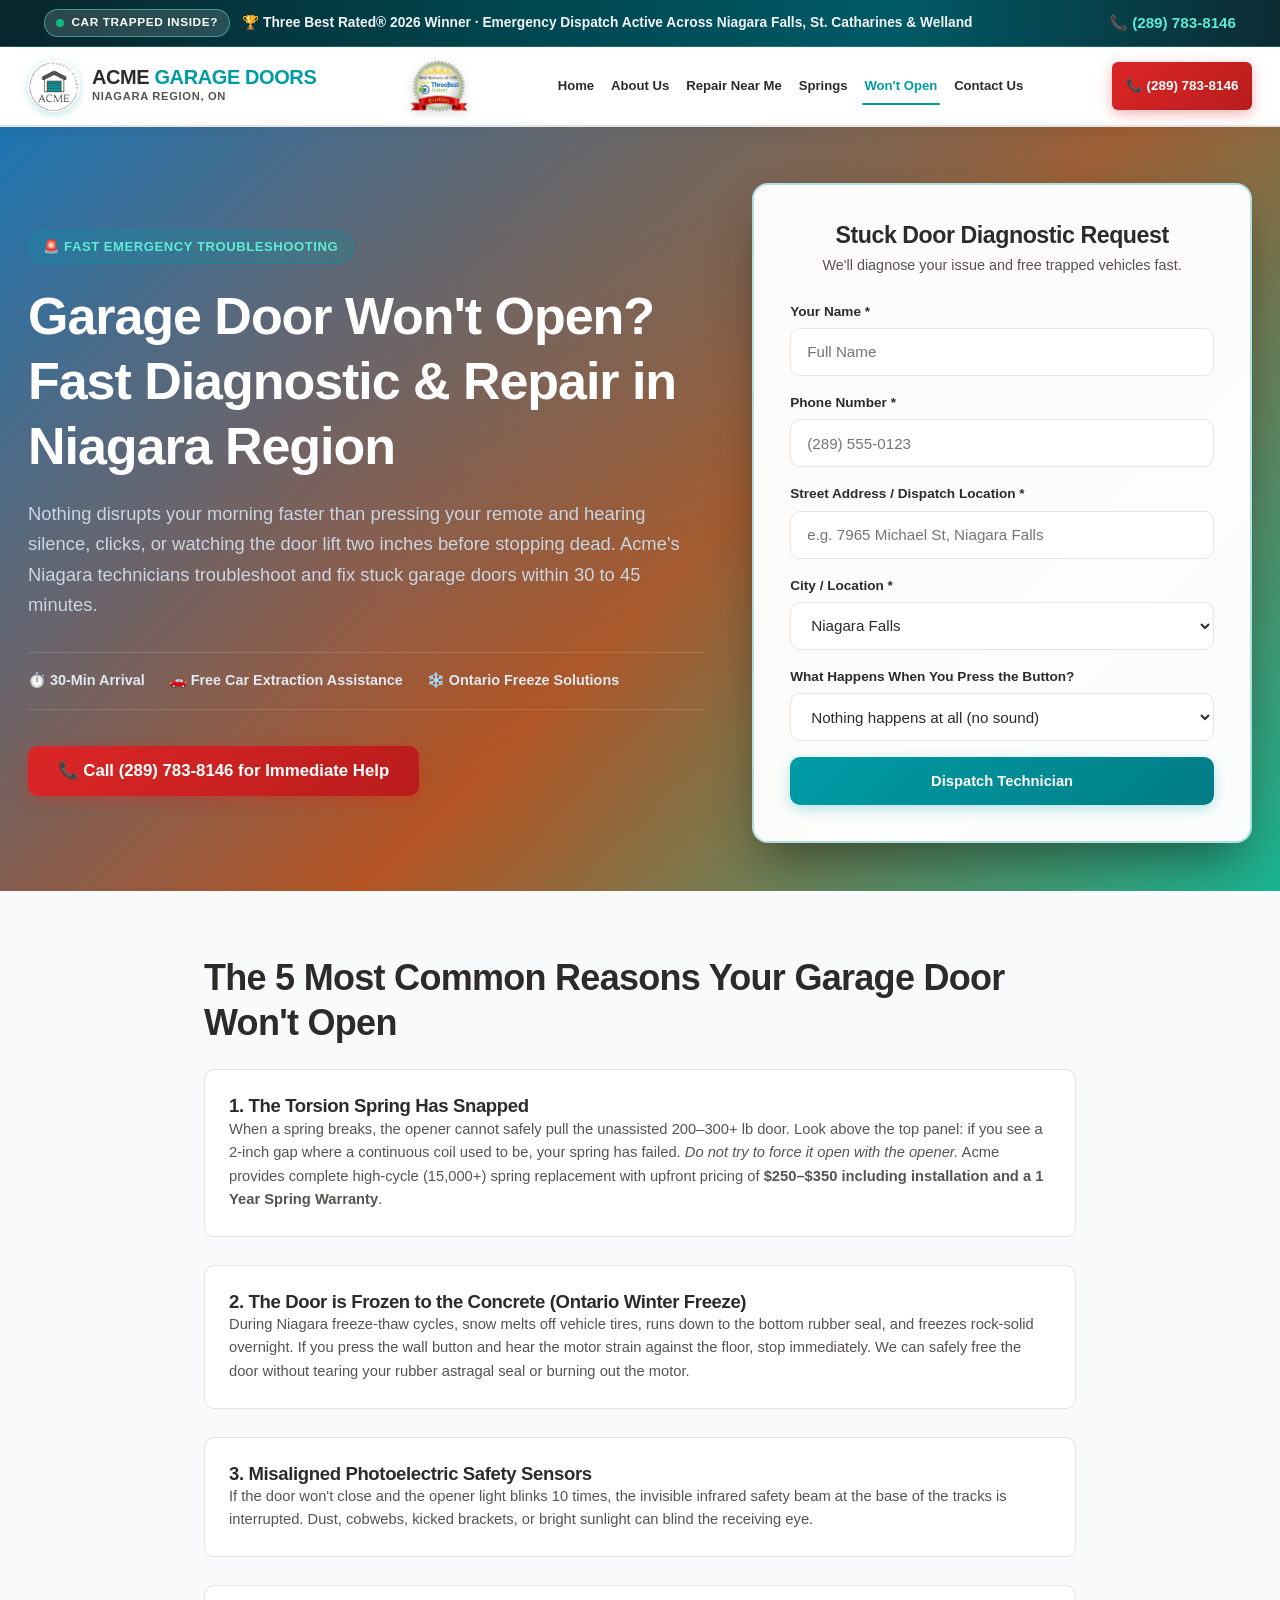
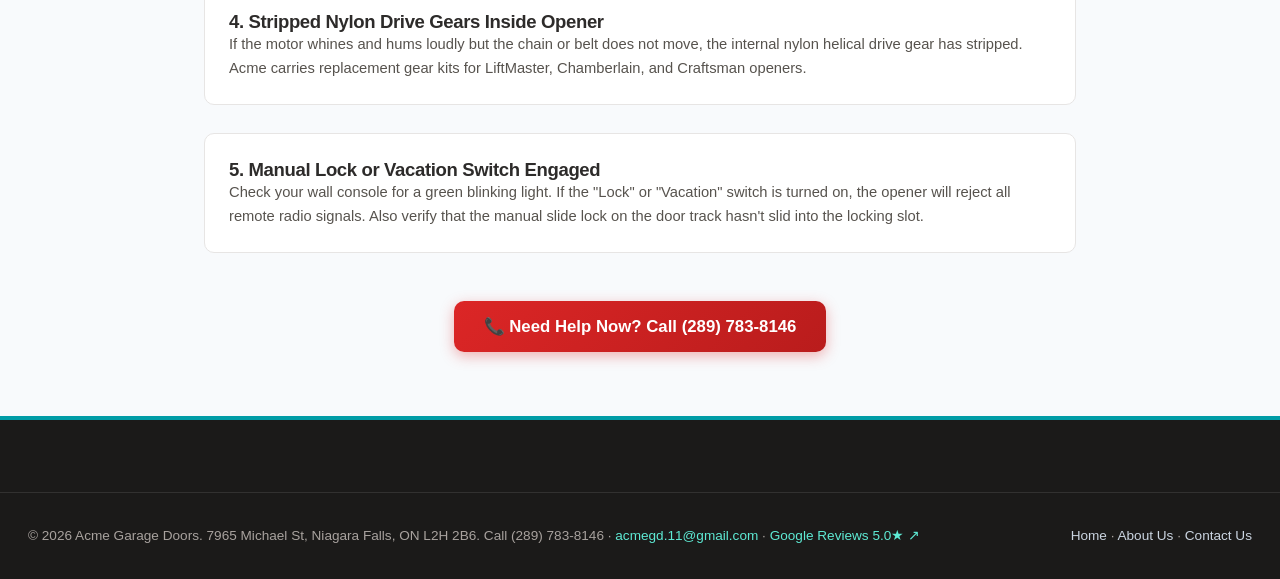
<file: garage-door-wont-open-niagara-region.html>
<!DOCTYPE html>
<html lang="en-CA">
<head>
  <meta charset="UTF-8">
  <meta name="viewport" content="width=device-width, initial-scale=1.0">
  
  <title>Garage Door Won't Open? Emergency Troubleshooting & Repair Niagara</title>
  <meta name="description" content="Garage door stuck closed or won't open? Diagnosing broken springs, opener faults, sensor obstructions & winter freeze in Niagara. Call 289-783-8146 for fast repair.">
  <link rel="canonical" href="https://acmegaragedoors.ca/garage-door-wont-open-niagara-region">
  <meta name="robots" content="index, follow">

  <meta property="og:title" content="Garage Door Won't Open? Emergency Troubleshooting & Repair Niagara">
  <meta property="og:description" content="Garage door stuck closed or won't open? Diagnosing broken springs, opener faults, sensor obstructions & winter freeze in Niagara. Call 289-783-8146 for fast repair.">
  <meta property="og:url" content="https://acmegaragedoors.ca/garage-door-wont-open-niagara-region">

  <link rel="stylesheet" href="styles.css">

  <script type="application/ld+json">
  {
    "@context": "https://schema.org",
    "@type": "HowTo",
    "name": "How to Diagnose Why Your Garage Door Won't Open",
    "description": "Safe step-by-step troubleshooting guide for homeowners in Niagara Region when their garage door is stuck closed or refusing to lift.",
    "step": [
      {
        "@type": "HowToStep",
        "name": "Check Photo-Eye Safety Sensors",
        "text": "Inspect the two sensor lenses at the base of the door tracks. Ensure LEDs are solid, clean lenses of spiderwebs, and check alignment."
      },
      {
        "@type": "HowToStep",
        "name": "Check for Snapped Counterbalance Spring",
        "text": "Look above the closed door for a 2-3 inch visible gap in the coil spring. If broken, do not attempt to force the door."
      },
      {
        "@type": "HowToStep",
        "name": "Inspect Bottom Threshold for Winter Freeze",
        "text": "In Ontario winter conditions, verify if the rubber seal has frozen to ice or snow on the driveway concrete."
      }
    ]
  }
  </script>
</head>
<body>

  <aside class="emergency-topbar">
    <div class="container emergency-topbar-inner">
      <div style="display: flex; align-items: center; gap: 0.75rem;">
        <span class="emergency-badge"><span class="pulse-dot"></span> Car Trapped Inside?</span>
        <span>🏆 Three Best Rated® 2026 Winner · <strong>Emergency Dispatch Active Across Niagara Falls, St. Catharines & Welland</strong></span>
      </div>
      <a href="tel:2897838146" class="topbar-phone">📞 (289) 783-8146</a>
    </div>
  </aside>

  <header class="site-header">
    <div class="container header-inner">
      <a href="/" class="brand-logo" aria-label="Acme Garage Doors Homepage">
        <img src="assets/acme-logo.png" alt="Acme Garage Doors Official Logo" class="brand-logo-img">
        <div class="brand-text-col">
          <div class="brand-title">ACME <span>GARAGE DOORS</span></div>
          <span class="brand-subtitle">Niagara Region, ON</span>
        </div>
      </a>

      <!-- Three Best Rated Award Seal -->
      <div class="header-award-wrap" title="Three Best Rated® Award Winner 2026 - Acme Garage Doors">
        <img src="assets/three-best-rated-award.png" alt="Three Best Rated Award 2026 Winner - Garage Door Repair" class="header-award-seal">
      </div>
      <nav class="main-nav" aria-label="Main Navigation">
        <a href="/" class="nav-link">Home</a>
        <a href="about-us.html" class="nav-link">About Us</a>
        <a href="garage-door-repair-niagara-falls.html" class="nav-link">Repair Near Me</a>
        <a href="broken-spring-replacement-niagara-falls.html" class="nav-link">Springs</a>
        <a href="garage-door-wont-open-niagara-region.html" class="nav-link active">Won't Open</a>
        <a href="contact-us.html" class="nav-link">Contact Us</a>

        <!-- Mobile Drawer Bottom CTA -->
        <div class="mobile-nav-cta">
          <a href="tel:2897838146" class="btn btn-emergency">
            🚨 Call Dispatch: (289) 783-8146
          </a>
          <div class="mobile-nav-info">
            <span>⏱️ 25–40m Niagara Response</span>
            <span>⭐ 5.0 Google Rating (133+ Reviews)</span>
          </div>
        </div>
      </nav>
      <div class="header-actions">
        <a href="tel:2897838146" class="btn btn-emergency btn-sm header-call-btn">📞 (289) 783-8146</a>
        <button class="mobile-nav-toggle" aria-label="Toggle navigation" aria-expanded="false">
          <span class="hamburger-bar"></span>
          <span class="hamburger-bar"></span>
          <span class="hamburger-bar"></span>
        </button>
      </div>
    </div>
  </header>

  <section class="hero" style="padding: 3.5rem 0 3rem;">
    <div class="container hero-grid">
      <div>
        <div class="hero-tag">🚨 Fast Emergency Troubleshooting</div>
        <h1>Garage Door Won't Open? Fast Diagnostic & Repair in Niagara Region</h1>
        <p class="hero-subtext">
          Nothing disrupts your morning faster than pressing your remote and hearing silence, clicks, or watching the door lift two inches before stopping dead. Acme's Niagara technicians troubleshoot and fix stuck garage doors within 30 to 45 minutes.
        </p>
        <div class="hero-trust-row">
          <div class="trust-pill">⏱️ 30-Min Arrival</div>
          <div class="trust-pill">🚗 Free Car Extraction Assistance</div>
          <div class="trust-pill">❄️ Ontario Freeze Solutions</div>
        </div>
        <a href="tel:2897838146" class="btn btn-emergency btn-lg">📞 Call (289) 783-8146 for Immediate Help</a>
      </div>

      <div class="hero-card">
        <div class="hero-card-header">
          <h3>Stuck Door Diagnostic Request</h3>
          <p>We'll diagnose your issue and free trapped vehicles fast.</p>
        </div>
        <form class="quick-form lead-capture-form">
          <input type="hidden" name="service" value="Garage Door Won't Open">
          <div class="form-group">
            <label>Your Name *</label>
            <input type="text" name="name" class="form-control" required placeholder="Full Name">
          </div>
          <div class="form-group">
            <label>Phone Number *</label>
            <input type="tel" name="phone" class="form-control" required placeholder="(289) 555-0123">
          </div>
          <div class="form-group">
            <label>Street Address / Dispatch Location *</label>
            <input type="text" name="address" class="form-control" required placeholder="e.g. 7965 Michael St, Niagara Falls">
          </div>
          <div class="form-group">
            <label>City / Location *</label>
            <select name="city" class="form-control" required>
              <option value="Niagara Falls">Niagara Falls</option>
              <option value="St. Catharines">St. Catharines</option>
              <option value="Welland">Welland</option>
              <option value="Thorold">Thorold</option>
              <option value="Fenwick / Pelham">Fenwick / Pelham</option>
              <option value="Hamilton">Hamilton</option>
              <option value="Fort Erie">Fort Erie</option>
              <option value="Niagara-on-the-Lake">Niagara-on-the-Lake</option>
            </select>
          </div>
          <div class="form-group">
            <label>What Happens When You Press the Button?</label>
            <select name="details" class="form-control">
              <option value="Nothing happens at all (no sound)">Nothing happens at all (no sound)</option>
              <option value="Motor hums/buzzes but door doesn't move">Motor hums/buzzes but door doesn't move</option>
              <option value="Door opens 2-3 inches then reverses">Door opens 2-3 inches then reverses</option>
              <option value="Opener light blinks 10 times">Opener light blinks 10 times</option>
              <option value="Door is frozen to the driveway concrete">Door is frozen to the driveway concrete</option>
            </select>
          </div>
          <button type="submit" class="btn btn-primary" style="width: 100%;">Dispatch Technician</button>
        </form>
      </div>
    </div>
  </section>

  <section class="section">
    <div class="container-narrow">
      <h2>The 5 Most Common Reasons Your Garage Door Won't Open</h2>

      <div style="display: flex; flex-direction: column; gap: 1.75rem; margin-top: 1.5rem;">
        <div style="background: #ffffff; border: 1px solid var(--border-subtle); padding: 1.5rem; border-radius: var(--radius-md);">
          <h4>1. The Torsion Spring Has Snapped</h4>
          <p style="color: var(--text-muted); font-size: 0.92rem;">
            When a spring breaks, the opener cannot safely pull the unassisted 200–300+ lb door. Look above the top panel: if you see a 2-inch gap where a continuous coil used to be, your spring has failed. <em>Do not try to force it open with the opener.</em> Acme provides complete high-cycle (15,000+) spring replacement with upfront pricing of <strong>$250–$350 including installation and a 1 Year Spring Warranty</strong>.
          </p>
        </div>

        <div style="background: #ffffff; border: 1px solid var(--border-subtle); padding: 1.5rem; border-radius: var(--radius-md);">
          <h4>2. The Door is Frozen to the Concrete (Ontario Winter Freeze)</h4>
          <p style="color: var(--text-muted); font-size: 0.92rem;">
            During Niagara freeze-thaw cycles, snow melts off vehicle tires, runs down to the bottom rubber seal, and freezes rock-solid overnight. If you press the wall button and hear the motor strain against the floor, stop immediately. We can safely free the door without tearing your rubber astragal seal or burning out the motor.
          </p>
        </div>

        <div style="background: #ffffff; border: 1px solid var(--border-subtle); padding: 1.5rem; border-radius: var(--radius-md);">
          <h4>3. Misaligned Photoelectric Safety Sensors</h4>
          <p style="color: var(--text-muted); font-size: 0.92rem;">
            If the door won't close and the opener light blinks 10 times, the invisible infrared safety beam at the base of the tracks is interrupted. Dust, cobwebs, kicked brackets, or bright sunlight can blind the receiving eye.
          </p>
        </div>

        <div style="background: #ffffff; border: 1px solid var(--border-subtle); padding: 1.5rem; border-radius: var(--radius-md);">
          <h4>4. Stripped Nylon Drive Gears Inside Opener</h4>
          <p style="color: var(--text-muted); font-size: 0.92rem;">
            If the motor whines and hums loudly but the chain or belt does not move, the internal nylon helical drive gear has stripped. Acme carries replacement gear kits for LiftMaster, Chamberlain, and Craftsman openers.
          </p>
        </div>

        <div style="background: #ffffff; border: 1px solid var(--border-subtle); padding: 1.5rem; border-radius: var(--radius-md);">
          <h4>5. Manual Lock or Vacation Switch Engaged</h4>
          <p style="color: var(--text-muted); font-size: 0.92rem;">
            Check your wall console for a green blinking light. If the "Lock" or "Vacation" switch is turned on, the opener will reject all remote radio signals. Also verify that the manual slide lock on the door track hasn't slid into the locking slot.
          </p>
        </div>
      </div>

      <div style="text-align: center; margin-top: 3rem;">
        <a href="tel:2897838146" class="btn btn-emergency btn-lg">📞 Need Help Now? Call (289) 783-8146</a>
      </div>
    </div>
  </section>

  <!-- Mobile Sticky Bottom Conversion Bar -->
  <aside class="mobile-sticky-bar" aria-label="Quick Mobile Actions">
    <div class="mobile-sticky-inner">
      <a href="tel:2897838146" class="btn btn-emergency btn-sticky-call">
        <span class="pulse-dot"></span> 📞 Call (289) 783-8146
      </a>
      <a href="contact-us.html#contact-form-section" class="btn btn-primary btn-sticky-quote">
        ⚡ Free Quote
      </a>
    </div>
  </aside>

  <footer class="site-footer">
    <div class="container footer-bottom">
      <div>© 2026 Acme Garage Doors. 7965 Michael St, Niagara Falls, ON L2H 2B6. Call (289) 783-8146 · <a href="mailto:acmegd.11@gmail.com" style="color: #5eead4;">acmegd.11@gmail.com</a> · <a href="https://share.google/b3CXC9fzBbWsFF5Mg" target="_blank" rel="noopener noreferrer" style="color: #5eead4;">Google Reviews 5.0★ ↗</a></div>
      <div><a href="/" style="color: #cbd5e1;">Home</a> · <a href="about-us.html" style="color: #cbd5e1;">About Us</a> · <a href="contact-us.html" style="color: #cbd5e1;">Contact Us</a></div>
    </div>
  </footer>

  <script src="seo-data.js"></script>
  <script src="app.js"></script>
</body>
</html>
</file>
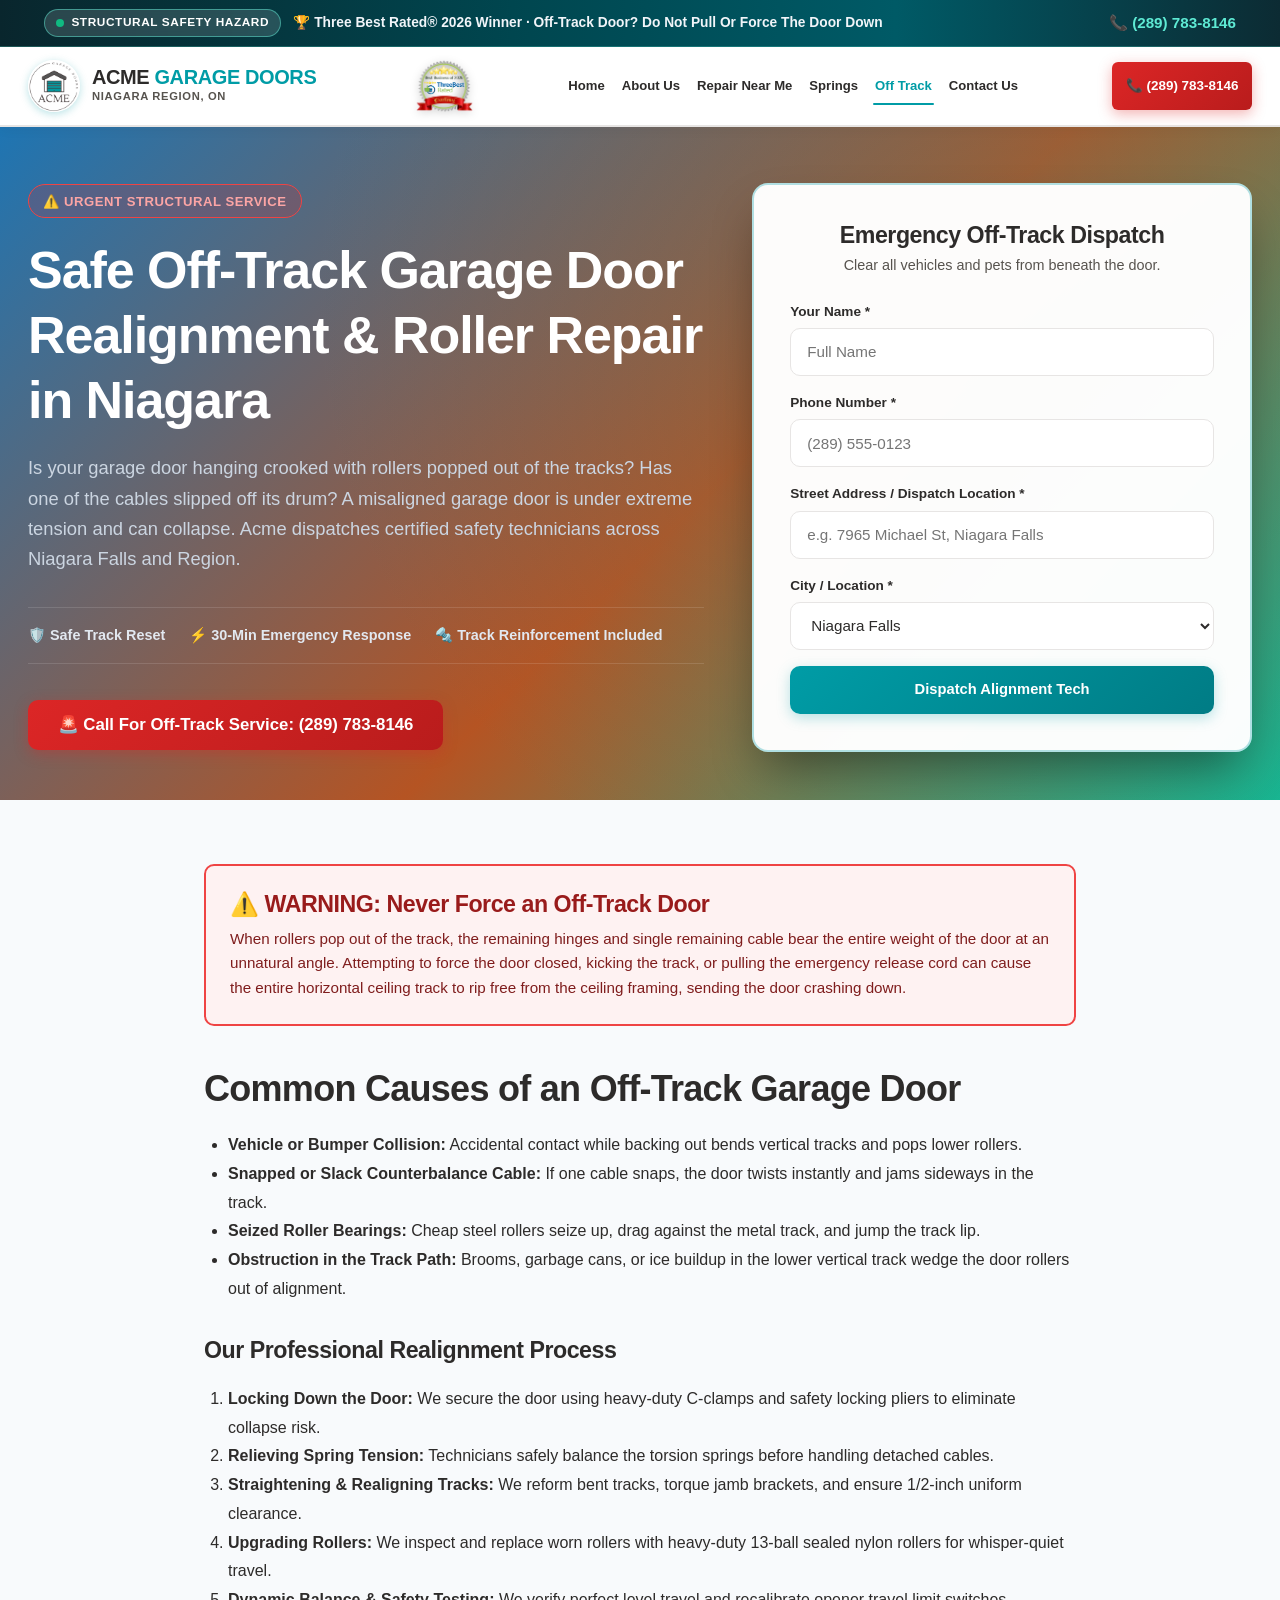
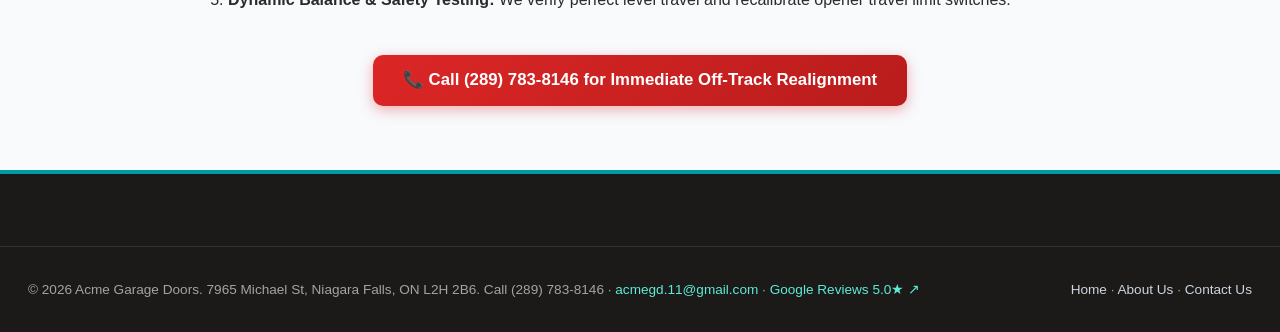
<file: off-track-garage-door-repair-niagara-region.html>
<!DOCTYPE html>
<html lang="en-CA">
<head>
  <meta charset="UTF-8">
  <meta name="viewport" content="width=device-width, initial-scale=1.0">
  
  <title>Garage Door Off Track Repair Niagara Region | Urgent Safety Service</title>
  <meta name="description" content="Garage door off track or hanging crooked? STOP: Do not force or pull the door! Acme safely realigns tracks, rollers & cables in Niagara. Call 289-783-8146.">
  <link rel="canonical" href="https://acmegaragedoors.ca/off-track-garage-door-repair-niagara-region">
  <meta name="robots" content="index, follow">

  <meta property="og:title" content="Garage Door Off Track Repair Niagara Region | Urgent Safety Service">
  <meta property="og:description" content="Garage door off track or hanging crooked? STOP: Do not force or pull the door! Acme safely realigns tracks, rollers & cables in Niagara. Call 289-783-8146.">
  <meta property="og:url" content="https://acmegaragedoors.ca/off-track-garage-door-repair-niagara-region">

  <link rel="stylesheet" href="styles.css">

  <script type="application/ld+json">
  {
    "@context": "https://schema.org",
    "@type": "Service",
    "name": "Off-Track Garage Door Repair Niagara",
    "serviceType": "Emergency Garage Door Realignment",
    "provider": {
      "@type": "HomeAndConstructionBusiness",
      "name": "Acme Garage Doors",
      "telephone": "+1-289-783-8146",
      "url": "https://acmegaragedoors.ca",
      "address": {
        "@type": "PostalAddress",
        "streetAddress": "7965 Michael St",
        "addressLocality": "Niagara Falls",
        "addressRegion": "ON",
        "postalCode": "L2H 2B6",
        "addressCountry": "CA"
      },
      "geo": {
        "@type": "GeoCoordinates",
        "latitude": 43.0818,
        "longitude": -79.1246
      },
      "sameAs": [
        "https://share.google/b3CXC9fzBbWsFF5Mg"
      ]
    },
    "description": "Emergency realignment and repair for garage doors that have come off track, popped rollers, or bent vertical tracks in Niagara Region."
  }
  </script>
</head>
<body>

  <aside class="emergency-topbar">
    <div class="container emergency-topbar-inner">
      <div style="display: flex; align-items: center; gap: 0.75rem;">
        <span class="emergency-badge"><span class="pulse-dot"></span> Structural Safety Hazard</span>
        <span>🏆 Three Best Rated® 2026 Winner · <strong>Off-Track Door? Do Not Pull Or Force The Door Down</strong></span>
      </div>
      <a href="tel:2897838146" class="topbar-phone">📞 (289) 783-8146</a>
    </div>
  </aside>

  <header class="site-header">
    <div class="container header-inner">
      <a href="/" class="brand-logo" aria-label="Acme Garage Doors Homepage">
        <img src="assets/acme-logo.png" alt="Acme Garage Doors Official Logo" class="brand-logo-img">
        <div class="brand-text-col">
          <div class="brand-title">ACME <span>GARAGE DOORS</span></div>
          <span class="brand-subtitle">Niagara Region, ON</span>
        </div>
      </a>

      <!-- Three Best Rated Award Seal -->
      <div class="header-award-wrap" title="Three Best Rated® Award Winner 2026 - Acme Garage Doors">
        <img src="assets/three-best-rated-award.png" alt="Three Best Rated Award 2026 Winner - Garage Door Repair" class="header-award-seal">
      </div>
      <nav class="main-nav" aria-label="Main Navigation">
        <a href="/" class="nav-link">Home</a>
        <a href="about-us.html" class="nav-link">About Us</a>
        <a href="garage-door-repair-niagara-falls.html" class="nav-link">Repair Near Me</a>
        <a href="broken-spring-replacement-niagara-falls.html" class="nav-link">Springs</a>
        <a href="off-track-garage-door-repair-niagara-region.html" class="nav-link active">Off Track</a>
        <a href="contact-us.html" class="nav-link">Contact Us</a>

        <!-- Mobile Drawer Bottom CTA -->
        <div class="mobile-nav-cta">
          <a href="tel:2897838146" class="btn btn-emergency">
            🚨 Call Dispatch: (289) 783-8146
          </a>
          <div class="mobile-nav-info">
            <span>⏱️ 25–40m Niagara Response</span>
            <span>⭐ 5.0 Google Rating (133+ Reviews)</span>
          </div>
        </div>
      </nav>
      <div class="header-actions">
        <a href="tel:2897838146" class="btn btn-emergency btn-sm header-call-btn">📞 (289) 783-8146</a>
        <button class="mobile-nav-toggle" aria-label="Toggle navigation" aria-expanded="false">
          <span class="hamburger-bar"></span>
          <span class="hamburger-bar"></span>
          <span class="hamburger-bar"></span>
        </button>
      </div>
    </div>
  </header>

  <section class="hero" style="padding: 3.5rem 0 3rem;">
    <div class="container hero-grid">
      <div>
        <div class="hero-tag" style="background: rgba(220, 38, 38, 0.2); border-color: #ef4444; color: #fca5a5;">⚠️ Urgent Structural Service</div>
        <h1>Safe Off-Track Garage Door Realignment & Roller Repair in Niagara</h1>
        <p class="hero-subtext">
          Is your garage door hanging crooked with rollers popped out of the tracks? Has one of the cables slipped off its drum? A misaligned garage door is under extreme tension and can collapse. Acme dispatches certified safety technicians across Niagara Falls and Region.
        </p>
        <div class="hero-trust-row">
          <div class="trust-pill">🛡️ Safe Track Reset</div>
          <div class="trust-pill">⚡ 30-Min Emergency Response</div>
          <div class="trust-pill">🔩 Track Reinforcement Included</div>
        </div>
        <a href="tel:2897838146" class="btn btn-emergency btn-lg">🚨 Call For Off-Track Service: (289) 783-8146</a>
      </div>

      <div class="hero-card">
        <div class="hero-card-header">
          <h3>Emergency Off-Track Dispatch</h3>
          <p>Clear all vehicles and pets from beneath the door.</p>
        </div>
        <form class="quick-form lead-capture-form">
          <input type="hidden" name="service" value="Garage Door Off Track">
          <div class="form-group">
            <label>Your Name *</label>
            <input type="text" name="name" class="form-control" required placeholder="Full Name">
          </div>
          <div class="form-group">
            <label>Phone Number *</label>
            <input type="tel" name="phone" class="form-control" required placeholder="(289) 555-0123">
          </div>
          <div class="form-group">
            <label>Street Address / Dispatch Location *</label>
            <input type="text" name="address" class="form-control" required placeholder="e.g. 7965 Michael St, Niagara Falls">
          </div>
          <div class="form-group">
            <label>City / Location *</label>
            <select name="city" class="form-control" required>
              <option value="Niagara Falls">Niagara Falls</option>
              <option value="St. Catharines">St. Catharines</option>
              <option value="Welland">Welland</option>
              <option value="Thorold">Thorold</option>
              <option value="Fenwick / Pelham">Fenwick / Pelham</option>
              <option value="Hamilton">Hamilton</option>
              <option value="Fort Erie">Fort Erie</option>
              <option value="Niagara-on-the-Lake">Niagara-on-the-Lake</option>
            </select>
          </div>
          <button type="submit" class="btn btn-primary" style="width: 100%;">Dispatch Alignment Tech</button>
        </form>
      </div>
    </div>
  </section>

  <section class="section">
    <div class="container-narrow">
      <div style="background: #fef2f2; border: 2px solid #ef4444; border-radius: var(--radius-md); padding: 1.5rem; margin-bottom: 2.5rem;">
        <h3 style="color: #991b1b;">⚠️ WARNING: Never Force an Off-Track Door</h3>
        <p style="color: #7f1d1d; font-size: 0.95rem; margin-top: 0.5rem;">
          When rollers pop out of the track, the remaining hinges and single remaining cable bear the entire weight of the door at an unnatural angle. Attempting to force the door closed, kicking the track, or pulling the emergency release cord can cause the entire horizontal ceiling track to rip free from the ceiling framing, sending the door crashing down.
        </p>
      </div>

      <h2>Common Causes of an Off-Track Garage Door</h2>
      <ul style="margin: 1.25rem 0 2rem 1.5rem; line-height: 1.8;">
        <li><strong>Vehicle or Bumper Collision:</strong> Accidental contact while backing out bends vertical tracks and pops lower rollers.</li>
        <li><strong>Snapped or Slack Counterbalance Cable:</strong> If one cable snaps, the door twists instantly and jams sideways in the track.</li>
        <li><strong>Seized Roller Bearings:</strong> Cheap steel rollers seize up, drag against the metal track, and jump the track lip.</li>
        <li><strong>Obstruction in the Track Path:</strong> Brooms, garbage cans, or ice buildup in the lower vertical track wedge the door rollers out of alignment.</li>
      </ul>

      <h3>Our Professional Realignment Process</h3>
      <ol style="margin: 1.25rem 0 2.5rem 1.5rem; line-height: 1.8;">
        <li><strong>Locking Down the Door:</strong> We secure the door using heavy-duty C-clamps and safety locking pliers to eliminate collapse risk.</li>
        <li><strong>Relieving Spring Tension:</strong> Technicians safely balance the torsion springs before handling detached cables.</li>
        <li><strong>Straightening & Realigning Tracks:</strong> We reform bent tracks, torque jamb brackets, and ensure 1/2-inch uniform clearance.</li>
        <li><strong>Upgrading Rollers:</strong> We inspect and replace worn rollers with heavy-duty 13-ball sealed nylon rollers for whisper-quiet travel.</li>
        <li><strong>Dynamic Balance & Safety Testing:</strong> We verify perfect level travel and recalibrate opener travel limit switches.</li>
      </ol>

      <div style="text-align: center; margin-top: 2rem;">
        <a href="tel:2897838146" class="btn btn-emergency btn-lg">📞 Call (289) 783-8146 for Immediate Off-Track Realignment</a>
      </div>
    </div>
  </section>

  <!-- Mobile Sticky Bottom Conversion Bar -->
  <aside class="mobile-sticky-bar" aria-label="Quick Mobile Actions">
    <div class="mobile-sticky-inner">
      <a href="tel:2897838146" class="btn btn-emergency btn-sticky-call">
        <span class="pulse-dot"></span> 📞 Call (289) 783-8146
      </a>
      <a href="contact-us.html#contact-form-section" class="btn btn-primary btn-sticky-quote">
        ⚡ Free Quote
      </a>
    </div>
  </aside>

  <footer class="site-footer">
    <div class="container footer-bottom">
      <div>© 2026 Acme Garage Doors. 7965 Michael St, Niagara Falls, ON L2H 2B6. Call (289) 783-8146 · <a href="mailto:acmegd.11@gmail.com" style="color: #5eead4;">acmegd.11@gmail.com</a> · <a href="https://share.google/b3CXC9fzBbWsFF5Mg" target="_blank" rel="noopener noreferrer" style="color: #5eead4;">Google Reviews 5.0★ ↗</a></div>
      <div><a href="/" style="color: #cbd5e1;">Home</a> · <a href="about-us.html" style="color: #cbd5e1;">About Us</a> · <a href="contact-us.html" style="color: #cbd5e1;">Contact Us</a></div>
    </div>
  </footer>

  <script src="seo-data.js"></script>
  <script src="app.js"></script>
</body>
</html>
</file>
<file: styles.css>
/* ==========================================================================
   Acme Garage Doors - Niagara Falls & Niagara Region, Ontario
   Brand Color Palette Engineered from Official Logo (Teal #009ca6 & Charcoal #2d2b2a)
   Ultra-Sleek One-Line Header & Rich Image Showcase
   ========================================================================== */

:root {
  /* Brand Colors Extracted from Official Acme Logo */
  --brand-teal: #009ca6;          /* Signature Garage Door Teal */
  --brand-teal-dark: #007c85;     /* Dark Teal for hovers & borders */
  --brand-teal-light: #e6f7f8;    /* Soft Tint for badges & cards */
  --brand-teal-glow: rgba(0, 156, 166, 0.28);
  --brand-charcoal: #2d2b2a;      /* Official Logo ACME & Outer Ring Charcoal */
  --brand-charcoal-dark: #1b1a19;
  --brand-roof-grey: #484848;     /* Official Logo Roof Accent */
  
  /* Emergency, Trust & Support Accents */
  --emergency: #dc2626;           /* 24/7 Emergency Red */
  --emergency-hover: #b91c1c;
  --success: #059669;             /* Trust Green */
  --warning: #d97706;
  --star-gold: #f59e0b;
  
  /* Backgrounds & Text */
  --bg-main: #f8fafc;
  --bg-card: #ffffff;
  --bg-teal-subtle: #f0fdfa;
  --text-main: #2d2b2a;
  --text-muted: #57534e;
  --text-light: #8c8885;
  --border-subtle: #e7e5e4;
  --border-teal: #99f6e4;
  
  /* Shadows & Radius */
  --shadow-sm: 0 1px 3px rgba(45, 43, 42, 0.06);
  --shadow-md: 0 4px 10px -2px rgba(45, 43, 42, 0.08), 0 2px 4px -2px rgba(45, 43, 42, 0.04);
  --shadow-lg: 0 12px 24px -4px rgba(45, 43, 42, 0.12), 0 4px 6px -4px rgba(45, 43, 42, 0.06);
  --shadow-xl: 0 24px 38px -8px rgba(0, 156, 166, 0.18), 0 10px 15px -6px rgba(45, 43, 42, 0.1);
  --radius-sm: 6px;
  --radius-md: 10px;
  --radius-lg: 16px;
  --radius-full: 9999px;
  --transition: all 0.22s cubic-bezier(0.16, 1, 0.3, 1);
  --container-max: 1320px;
}

/* Global Reset & Responsive Media Foundation */
*, *::before, *::after {
  box-sizing: border-box;
  margin: 0;
  padding: 0;
}

html {
  scroll-behavior: smooth;
  font-family: -apple-system, BlinkMacSystemFont, "Segoe UI", Roboto, "Helvetica Neue", Arial, sans-serif;
  color: var(--text-main);
  background-color: var(--bg-main);
  line-height: 1.6;
  -webkit-font-smoothing: antialiased;
  overflow-x: hidden;
  max-width: 100%;
  width: 100%;
}

body {
  min-height: 100vh;
  display: flex;
  flex-direction: column;
  overflow-x: hidden;
  max-width: 100%;
  width: 100%;
}

/* Universal Media Fluidity (Eliminates fixed blowout across all viewports) */
img, picture, video, canvas, svg {
  max-width: 100%;
  height: auto;
  display: block;
}

iframe, embed, object {
  max-width: 100%;
  border: 0;
}

/* Headings (Fluid typography via clamp and relative units) */
h1, h2, h3, h4, h5, h6 {
  color: var(--brand-charcoal);
  font-weight: 800;
  line-height: 1.25;
  letter-spacing: -0.02em;
}

h1 { font-size: clamp(1.85rem, 3.8vw + 0.6rem, 3.25rem); }
h2 { font-size: clamp(1.45rem, 2.4vw + 0.4rem, 2.25rem); margin-bottom: 0.75rem; }
h3 { font-size: clamp(1.15rem, 1.5vw + 0.3rem, 1.45rem); margin-bottom: 0.5rem; }
h4 { font-size: clamp(1rem, 1.2vw + 0.2rem, 1.2rem); }

p { margin-bottom: 1rem; color: #44403c; font-size: clamp(0.92rem, 0.4vw + 0.85rem, 1.05rem); }
p:last-child { margin-bottom: 0; }

a {
  color: var(--brand-teal);
  text-decoration: none;
  transition: var(--transition);
}
a:hover { color: var(--brand-teal-dark); }

/* Containers (Fluid Relative Units with clamp padding) */
.container {
  width: 100%;
  max-width: min(100%, var(--container-max));
  margin-left: auto;
  margin-right: auto;
  padding-left: clamp(1rem, 3.5vw, 1.75rem);
  padding-right: clamp(1rem, 3.5vw, 1.75rem);
}

.container-narrow {
  width: 100%;
  max-width: min(100%, 58rem);
  margin-left: auto;
  margin-right: auto;
  padding-left: clamp(1rem, 3.5vw, 1.75rem);
  padding-right: clamp(1rem, 3.5vw, 1.75rem);
}

/* Reusable Fluid Grid & Layout Utilities */
.responsive-grid-2 {
  display: grid;
  grid-template-columns: repeat(auto-fit, minmax(min(100%, 20rem), 1fr));
  gap: clamp(1rem, 2.5vw, 2rem);
  margin-top: clamp(1.25rem, 3vw, 2.5rem);
  margin-bottom: clamp(1.25rem, 3vw, 2.5rem);
}

.responsive-grid-3 {
  display: grid;
  grid-template-columns: repeat(auto-fit, minmax(min(100%, 17rem), 1fr));
  gap: clamp(1rem, 2.2vw, 1.75rem);
  margin-top: clamp(1.25rem, 3vw, 2.5rem);
  margin-bottom: clamp(1.25rem, 3vw, 2.5rem);
}

.responsive-grid-split {
  display: grid;
  grid-template-columns: 1fr;
  gap: clamp(1.5rem, 3.5vw, 2.5rem);
  align-items: flex-start;
  margin-top: clamp(1.5rem, 3vw, 2.5rem);
  margin-bottom: clamp(1.5rem, 3vw, 2.5rem);
}
@media (min-width: 820px) {
  .responsive-grid-split {
    grid-template-columns: 1.25fr 0.75fr;
  }
}

.responsive-grid-even {
  display: grid;
  grid-template-columns: 1fr;
  gap: clamp(1.25rem, 3vw, 2.5rem);
  align-items: center;
  margin-top: clamp(1.5rem, 3.5vw, 3rem);
  margin-bottom: clamp(1.5rem, 3.5vw, 3rem);
}
@media (min-width: 768px) {
  .responsive-grid-even {
    grid-template-columns: 1fr 1fr;
  }
}

/* Reusable Fluid Responsive Image Utilities */
.responsive-img-cover {
  width: 100%;
  height: auto;
  aspect-ratio: 16 / 10;
  object-fit: cover;
  border-radius: var(--radius-md);
  box-shadow: var(--shadow-sm);
}

.responsive-img-hero {
  width: 100%;
  height: auto;
  aspect-ratio: 4 / 3;
  max-height: clamp(16rem, 38vw, 24rem);
  object-fit: cover;
  border-radius: var(--radius-lg);
  box-shadow: var(--shadow-md);
}

.responsive-img-feature {
  width: 100%;
  height: auto;
  aspect-ratio: 16 / 9;
  object-fit: cover;
  border-radius: var(--radius-md);
  box-shadow: var(--shadow-sm);
}

.section { padding: clamp(2.75rem, 5vw, 4.5rem) 0; }
.section-alt { background-color: #ffffff; }
.section-teal-tint { background-color: var(--bg-teal-subtle); border-top: 1px solid var(--border-teal); border-bottom: 1px solid var(--border-teal); }
.section-dark {
  background: linear-gradient(135deg, var(--brand-charcoal-dark) 0%, #1e293b 100%);
  color: #f8fafc;
}
.section-dark h2, .section-dark h3 { color: #ffffff; }
.section-dark p { color: #cbd5e1; }

/* ==========================================================================
   1. Emergency Top Bar (Crisp, Decent & High-Trust Brand Gradient)
   ========================================================================== */
.emergency-topbar {
  background: linear-gradient(90deg, #09262d 0%, #00464f 40%, #005a66 70%, #0c2b33 100%);
  color: #f1f5f9;
  padding: 0.55rem 1rem;
  font-size: 0.86rem;
  font-weight: 600;
  border-bottom: 1px solid rgba(94, 234, 212, 0.25);
  box-shadow: 0 1px 4px rgba(0, 0, 0, 0.12);
}
.emergency-topbar-inner {
  display: flex;
  justify-content: space-between;
  align-items: center;
  flex-wrap: nowrap;
  gap: 1rem;
}
.emergency-badge {
  display: inline-flex;
  align-items: center;
  gap: 0.45rem;
  background: rgba(255, 255, 255, 0.14);
  border: 1px solid rgba(94, 234, 212, 0.5);
  color: #ffffff;
  padding: 0.22rem 0.7rem;
  border-radius: var(--radius-full);
  text-transform: uppercase;
  font-size: 0.74rem;
  letter-spacing: 0.05em;
  font-weight: 800;
  backdrop-filter: blur(4px);
}
.pulse-dot {
  width: 8px;
  height: 8px;
  background: #10b981;
  border-radius: 50%;
  animation: pulse-animation 1.5s infinite;
}
@keyframes pulse-animation {
  0% { transform: scale(0.95); box-shadow: 0 0 0 0 rgba(16, 185, 129, 0.7); }
  70% { transform: scale(1); box-shadow: 0 0 0 7px rgba(16, 185, 129, 0); }
  100% { transform: scale(0.95); box-shadow: 0 0 0 0 rgba(16, 185, 129, 0); }
}
.topbar-phone {
  color: #5eead4;
  font-weight: 800;
  font-size: 0.95rem;
  display: inline-flex;
  align-items: center;
  gap: 0.4rem;
  transition: var(--transition);
}
.topbar-phone:hover {
  color: #ffffff;
  text-decoration: underline;
}

/* ==========================================================================
   2. Sleek ONE-LINE Main Header
   ========================================================================== */
.site-header {
  position: sticky;
  top: 0;
  z-index: 1000;
  background: rgba(255, 255, 255, 0.98);
  backdrop-filter: blur(14px);
  border-bottom: 2px solid var(--border-subtle);
  box-shadow: 0 2px 12px rgba(45, 43, 42, 0.05);
  height: 80px;
  display: flex;
  align-items: center;
  transition: var(--transition);
}

.header-inner {
  display: flex;
  justify-content: space-between;
  align-items: center;
  flex-wrap: nowrap; /* STRICTLY ONE LINE */
  width: 100%;
  gap: 1rem;
}

/* Brand Logo (Logo Image + Text in One Row) */
.brand-logo {
  display: flex;
  align-items: center;
  gap: 0.75rem;
  color: var(--brand-charcoal);
  text-decoration: none;
  flex-shrink: 0;
}
.brand-logo-img {
  width: 52px;
  height: 52px;
  object-fit: contain;
  border-radius: 50%;
  transition: transform 0.3s ease;
  box-shadow: 0 2px 8px var(--brand-teal-glow);
}
.brand-logo:hover .brand-logo-img {
  transform: rotate(-3deg) scale(1.05);
}
.brand-text-col {
  display: flex;
  flex-direction: column;
}
.brand-title {
  font-weight: 900;
  font-size: 1.25rem;
  letter-spacing: -0.02em;
  color: var(--brand-charcoal);
  line-height: 1.1;
}
.brand-title span {
  color: var(--brand-teal);
}
.brand-subtitle {
  font-size: 0.7rem;
  font-weight: 700;
  color: var(--text-muted);
  letter-spacing: 0.06em;
  text-transform: uppercase;
}

/* Three Best Rated® Award Seal in Header */
.header-award-wrap {
  display: flex;
  align-items: center;
  margin-left: 0.35rem;
  flex-shrink: 0;
  text-decoration: none;
}
.header-award-seal {
  height: 54px;
  width: auto;
  object-fit: contain;
  filter: drop-shadow(0 2px 5px rgba(0, 0, 0, 0.16));
  transition: transform 0.25s cubic-bezier(0.16, 1, 0.3, 1);
  display: block;
}
.header-award-seal:hover {
  transform: scale(1.08) rotate(-2deg);
}

@media (max-width: 600px) {
  .header-award-seal {
    height: 42px;
  }
}

/* Navigation Menu - Strictly in One Line */
.main-nav {
  display: flex;
  align-items: center;
  gap: clamp(0.55rem, 0.95vw, 1.15rem);
  flex-wrap: nowrap;
  white-space: nowrap;
}
.nav-link {
  color: var(--brand-charcoal);
  font-weight: 700;
  font-size: clamp(0.82rem, 0.88vw, 0.92rem);
  padding: 0.45rem 0.15rem;
  position: relative;
  transition: var(--transition);
  white-space: nowrap;
}
.nav-link:hover, .nav-link.active {
  color: var(--brand-teal);
}
.nav-link.active::after {
  content: '';
  position: absolute;
  bottom: -2px;
  left: 0;
  right: 0;
  height: 2.5px;
  background-color: var(--brand-teal);
  border-radius: 2px;
}

/* Dropdown */
.nav-item-dropdown {
  position: relative;
}
.dropdown-menu {
  position: absolute;
  top: 100%;
  left: 0;
  background: #ffffff;
  border: 1px solid var(--border-subtle);
  border-top: 3px solid var(--brand-teal);
  border-radius: var(--radius-md);
  box-shadow: var(--shadow-xl);
  min-width: 320px;
  padding: 0.6rem 0;
  opacity: 0;
  visibility: hidden;
  transform: translateY(12px);
  transition: var(--transition);
  z-index: 105;
}
.nav-item-dropdown:hover .dropdown-menu {
  opacity: 1;
  visibility: visible;
  transform: translateY(0);
}
.dropdown-item {
  display: flex;
  align-items: center;
  gap: 0.75rem;
  padding: 0.65rem 1.25rem;
  color: var(--text-main);
  font-size: 0.88rem;
  font-weight: 600;
  transition: var(--transition);
}
.dropdown-item:hover {
  background-color: var(--brand-teal-light);
  color: var(--brand-teal-dark);
  padding-left: 1.5rem;
}

/* Header CTAs */
.header-actions {
  display: flex;
  align-items: center;
  gap: 0.75rem;
  flex-shrink: 0;
  flex-wrap: nowrap;
  white-space: nowrap;
}

.seo-switch-btn {
  display: none !important;
}

.btn {
  display: inline-flex;
  align-items: center;
  justify-content: center;
  gap: 0.5rem;
  padding: 0.7rem 1.35rem;
  min-height: 48px;
  font-size: 0.92rem;
  font-weight: 800;
  border-radius: var(--radius-md);
  border: none;
  cursor: pointer;
  transition: var(--transition);
  text-decoration: none;
  line-height: 1.2;
  white-space: nowrap;
  touch-action: manipulation;
}
.btn-primary {
  background: linear-gradient(135deg, var(--brand-teal), var(--brand-teal-dark));
  color: #ffffff;
  box-shadow: 0 4px 14px var(--brand-teal-glow);
}
.btn-primary:hover {
  background: linear-gradient(135deg, var(--brand-teal-dark), #006066);
  transform: translateY(-1px);
  box-shadow: 0 6px 20px rgba(0, 156, 166, 0.35);
  color: #ffffff;
}
.btn-emergency {
  background: linear-gradient(135deg, var(--emergency), #b91c1c);
  color: #ffffff;
  box-shadow: 0 4px 14px rgba(220, 38, 38, 0.35);
}
.btn-emergency:hover {
  background: linear-gradient(135deg, #b91c1c, #991b1b);
  color: #ffffff;
  transform: translateY(-1px);
}
.btn-outline {
  background: transparent;
  color: var(--brand-charcoal);
  border: 2px solid var(--border-subtle);
}
.btn-outline:hover {
  border-color: var(--brand-teal);
  color: var(--brand-teal);
  background: var(--brand-teal-light);
}
.btn-sm {
  padding: 0.45rem 0.85rem;
  font-size: 0.84rem;
  border-radius: var(--radius-sm);
}
.btn-lg {
  padding: 0.95rem 1.85rem;
  font-size: 1.05rem;
}

.mobile-nav-toggle {
  display: none;
  width: 44px;
  height: 44px;
  background: #f8fafc;
  border: 1.5px solid #cbd5e1;
  border-radius: var(--radius-md);
  padding: 10px 8px;
  cursor: pointer;
  position: relative;
  z-index: 1005;
  transition: all 0.2s ease;
  flex-direction: column;
  justify-content: space-between;
  align-items: center;
  touch-action: manipulation;
  -webkit-tap-highlight-color: transparent;
  flex-shrink: 0;
}
.mobile-nav-toggle:hover, .mobile-nav-toggle:active {
  background: var(--brand-teal-light);
  border-color: var(--brand-teal);
}
.hamburger-bar {
  display: block;
  width: 22px;
  height: 2.5px;
  background-color: var(--brand-charcoal);
  border-radius: 2px;
  transition: transform 0.28s cubic-bezier(0.16, 1, 0.3, 1), opacity 0.2s ease, background-color 0.2s ease;
  pointer-events: none;
}
.mobile-nav-toggle.is-active {
  background: #fef2f2;
  border-color: #f87171;
}
.mobile-nav-toggle.is-active .hamburger-bar {
  background-color: #dc2626;
}
.mobile-nav-toggle.is-active .hamburger-bar:nth-child(1) {
  transform: translateY(8px) rotate(45deg);
}
.mobile-nav-toggle.is-active .hamburger-bar:nth-child(2) {
  opacity: 0;
  transform: scaleX(0);
}
.mobile-nav-toggle.is-active .hamburger-bar:nth-child(3) {
  transform: translateY(-8px) rotate(-45deg);
}

/* ==========================================================================
   3. Captivating Hero Section (With Rich Imagery & Branding)
   ========================================================================== */
.hero {
  position: relative;
  background: linear-gradient(135deg, #1e75b3 0%, #b55423 55%, #18b591 100%);
  color: #ffffff;
  padding: 4.5rem 0 4rem;
  overflow: hidden;
}
.hero::before {
  content: '';
  position: absolute;
  inset: 0;
  background: radial-gradient(circle at 75% 25%, rgba(0, 156, 166, 0.2) 0%, transparent 60%);
  pointer-events: none;
}
.hero-grid {
  display: grid;
  grid-template-columns: 1.15fr 0.85fr;
  gap: 3rem;
  align-items: center;
  position: relative;
  z-index: 2;
}

.hero-tag {
  display: inline-flex;
  align-items: center;
  gap: 0.5rem;
  background: rgba(0, 156, 166, 0.2);
  border: 1px solid rgba(0, 156, 166, 0.5);
  color: #5eead4;
  padding: 0.35rem 0.9rem;
  border-radius: var(--radius-full);
  font-size: 0.82rem;
  font-weight: 800;
  letter-spacing: 0.04em;
  text-transform: uppercase;
  margin-bottom: 1.25rem;
}
.hero h1 {
  color: #ffffff;
  margin-bottom: 1.25rem;
}
.hero h1 span {
  color: #2dd4bf;
}
.hero-subtext {
  font-size: 1.15rem;
  color: #cbd5e1;
  margin-bottom: 2rem;
  line-height: 1.65;
}
.hero-trust-row {
  display: flex;
  align-items: center;
  gap: 1.5rem;
  flex-wrap: wrap;
  margin-bottom: 2.25rem;
  padding: 1rem 0;
  border-top: 1px solid rgba(255,255,255,0.12);
  border-bottom: 1px solid rgba(255,255,255,0.12);
}
.trust-pill {
  display: flex;
  align-items: center;
  gap: 0.5rem;
  font-size: 0.9rem;
  font-weight: 700;
  color: #e2e8f0;
}
.trust-stars { color: var(--star-gold); }

.hero-cta-group {
  display: flex;
  align-items: center;
  gap: 1rem;
  flex-wrap: wrap;
}

/* Quick Quote / Emergency Form Card */
.hero-card {
  background: rgba(255, 255, 255, 0.98);
  color: var(--text-main);
  border-radius: var(--radius-lg);
  padding: 2.25rem;
  box-shadow: 0 25px 50px -12px rgba(0, 0, 0, 0.45);
  border: 2px solid rgba(0, 156, 166, 0.3);
}
.hero-card-header {
  margin-bottom: 1.5rem;
  text-align: center;
}
.hero-card-header h3 {
  font-size: 1.45rem;
  color: var(--brand-charcoal);
  margin-bottom: 0.25rem;
}
.hero-card-header p {
  font-size: 0.9rem;
  color: var(--text-muted);
}
.quick-form {
  display: flex;
  flex-direction: column;
  gap: 1rem;
}
.form-group {
  display: flex;
  flex-direction: column;
  gap: 0.35rem;
  text-align: left;
}
.form-group label {
  font-size: 0.85rem;
  font-weight: 700;
  color: var(--brand-charcoal);
}
.form-control {
  width: 100%;
  min-height: 48px;
  padding: 0.75rem 1rem;
  font-size: 0.95rem;
  border: 1.5px solid var(--border-subtle);
  border-radius: var(--radius-md);
  background: #ffffff;
  color: var(--text-main);
  transition: var(--transition);
  touch-action: manipulation;
}
.form-control:focus {
  outline: none;
  border-color: var(--brand-teal);
  box-shadow: 0 0 0 3px var(--brand-teal-glow);
}
.form-row {
  display: grid;
  grid-template-columns: 1fr 1fr;
  gap: 1rem;
}
.hero-dispatch-notice {
  display: flex;
  align-items: center;
  justify-content: center;
  gap: 0.5rem;
  font-size: 0.82rem;
  color: var(--brand-teal-dark);
  font-weight: 800;
  margin-top: 0.5rem;
}

/* ==========================================================================
   4. Trust & Stats Bar
   ========================================================================== */
.stats-bar {
  background: #ffffff;
  border-bottom: 1px solid var(--border-subtle);
  padding: 2rem 0;
}
.stats-grid {
  display: grid;
  grid-template-columns: repeat(4, 1fr);
  gap: 2rem;
  text-align: center;
}
.stat-item h3 {
  font-size: 2.2rem;
  font-weight: 900;
  color: var(--brand-charcoal);
  margin-bottom: 0.1rem;
}
.stat-item h3 span {
  color: var(--brand-teal);
}
.stat-item p {
  font-size: 0.9rem;
  color: var(--text-muted);
  font-weight: 700;
}

/* ==========================================================================
   5. REAL WORK IN NIAGARA: Rich Photo Gallery Showcase
   ========================================================================== */
.gallery-section-header {
  text-align: center;
  max-width: 800px;
  margin: 0 auto 3rem;
}
.section-tag {
  display: inline-block;
  color: var(--brand-teal-dark);
  font-size: 0.84rem;
  font-weight: 800;
  letter-spacing: 0.08em;
  text-transform: uppercase;
  margin-bottom: 0.5rem;
}
.photo-gallery-grid {
  display: grid;
  grid-template-columns: repeat(auto-fit, minmax(min(100%, 20rem), 1fr));
  gap: 1.75rem;
}
.gallery-card {
  background: #ffffff;
  border: 1px solid var(--border-subtle);
  border-radius: var(--radius-lg);
  overflow: hidden;
  box-shadow: var(--shadow-sm);
  transition: var(--transition);
  display: flex;
  flex-direction: column;
}
.gallery-card:hover {
  transform: translateY(-6px);
  box-shadow: var(--shadow-xl);
  border-color: var(--brand-teal);
}
.gallery-img-wrap {
  position: relative;
  width: 100%;
  height: 240px;
  background: #e7e5e4;
  overflow: hidden;
}
.gallery-img {
  width: 100%;
  height: 100%;
  object-fit: cover;
  transition: transform 0.5s ease;
}
.gallery-card:hover .gallery-img {
  transform: scale(1.06);
}
.gallery-badge {
  position: absolute;
  top: 1rem;
  left: 1rem;
  background: rgba(45, 43, 42, 0.85);
  backdrop-filter: blur(6px);
  color: #ffffff;
  font-size: 0.75rem;
  font-weight: 800;
  padding: 0.3rem 0.75rem;
  border-radius: var(--radius-full);
  letter-spacing: 0.04em;
}
.gallery-info {
  padding: 1.5rem;
  display: flex;
  flex-direction: column;
  flex-grow: 1;
}
.gallery-info h4 {
  font-size: 1.2rem;
  color: var(--brand-charcoal);
  margin-bottom: 0.4rem;
}
.gallery-info p {
  font-size: 0.9rem;
  color: var(--text-muted);
  line-height: 1.5;
  margin-bottom: 1rem;
}
.gallery-meta {
  margin-top: auto;
  display: flex;
  justify-content: space-between;
  align-items: center;
  font-size: 0.82rem;
  font-weight: 700;
  color: var(--brand-teal-dark);
  border-top: 1px solid var(--border-subtle);
  padding-top: 0.85rem;
}

/* ==========================================================================
   6. The 9 SEO Service Cards Grid
   ========================================================================== */
.services-grid {
  display: grid;
  grid-template-columns: repeat(auto-fit, minmax(min(100%, 19rem), 1fr));
  gap: 1.75rem;
}
.service-card {
  background: var(--bg-card);
  border: 1px solid var(--border-subtle);
  border-radius: var(--radius-lg);
  padding: 2rem;
  box-shadow: var(--shadow-sm);
  transition: var(--transition);
  display: flex;
  flex-direction: column;
  position: relative;
  overflow: hidden;
}
.service-card:hover {
  transform: translateY(-5px);
  box-shadow: var(--shadow-xl);
  border-color: var(--brand-teal);
}
.service-card-badge {
  position: absolute;
  top: 1.25rem;
  right: 1.25rem;
  font-size: 0.72rem;
  font-weight: 800;
  padding: 0.25rem 0.6rem;
  border-radius: var(--radius-full);
  text-transform: uppercase;
}
.badge-emergency { background: #fee2e2; color: var(--emergency); }
.badge-popular { background: var(--brand-teal-light); color: var(--brand-teal-dark); }
.badge-tune { background: #dcfce7; color: var(--success); }

.service-icon {
  width: 54px;
  height: 54px;
  border-radius: var(--radius-md);
  background: var(--brand-teal-light);
  color: var(--brand-teal);
  display: flex;
  align-items: center;
  justify-content: center;
  font-size: 1.6rem;
  margin-bottom: 1.25rem;
}
.service-card h3 {
  font-size: 1.25rem;
  color: var(--brand-charcoal);
  margin-bottom: 0.75rem;
}
.service-card p {
  font-size: 0.92rem;
  color: var(--text-muted);
  flex-grow: 1;
  margin-bottom: 1.25rem;
}
.service-card-meta {
  border-top: 1px solid var(--border-subtle);
  padding-top: 1rem;
  display: flex;
  justify-content: space-between;
  align-items: center;
  font-size: 0.85rem;
  font-weight: 700;
}

/* ==========================================================================
   7. Problem Diagnoser & Cost Estimator
   ========================================================================== */
.diagnoser-box {
  background: #ffffff;
  border: 1px solid var(--border-subtle);
  border-radius: var(--radius-lg);
  box-shadow: var(--shadow-lg);
  padding: 2.5rem;
  margin-top: 2rem;
}
.diagnostic-selector-grid {
  display: grid;
  grid-template-columns: repeat(auto-fit, minmax(min(100%, 16rem), 1fr));
  gap: 1rem;
  margin-bottom: 2rem;
}
.diag-btn {
  background: #f8fafc;
  border: 2px solid var(--border-subtle);
  border-radius: var(--radius-md);
  padding: 1.15rem;
  min-height: 48px;
  touch-action: manipulation;
  text-align: left;
  cursor: pointer;
  transition: var(--transition);
  display: flex;
  align-items: flex-start;
  gap: 0.85rem;
}
.diag-btn:hover {
  background: #ffffff;
  border-color: var(--brand-teal);
}
.diag-btn.active {
  background: var(--brand-teal-light);
  border-color: var(--brand-teal);
  box-shadow: 0 0 0 3px var(--brand-teal-glow);
}
.diag-btn-icon {
  font-size: 1.5rem;
  line-height: 1;
}
.diag-btn-content h4 {
  font-size: 0.95rem;
  color: var(--brand-charcoal);
  margin-bottom: 0.2rem;
}
.diag-btn-content p {
  font-size: 0.8rem;
  color: var(--text-muted);
  line-height: 1.35;
}

.diag-result-card {
  background: linear-gradient(135deg, var(--brand-charcoal-dark), #1f2937);
  color: #ffffff;
  border-radius: var(--radius-md);
  padding: 2rem;
  display: grid;
  grid-template-columns: 1.2fr 0.8fr;
  gap: 2rem;
  align-items: center;
}
.diag-result-card h3 { color: #ffffff; font-size: 1.45rem; }
.diag-safety-tag {
  display: inline-block;
  padding: 0.35rem 0.8rem;
  border-radius: var(--radius-full);
  font-size: 0.78rem;
  font-weight: 800;
  text-transform: uppercase;
  letter-spacing: 0.05em;
  margin-bottom: 0.75rem;
}
.safety-critical { background: rgba(239, 68, 68, 0.25); border: 1px solid #ef4444; color: #fca5a5; }
.safety-moderate { background: rgba(245, 158, 11, 0.25); border: 1px solid #f59e0b; color: #fcd34d; }
.safety-low { background: rgba(34, 197, 94, 0.25); border: 1px solid #22c55e; color: #86efac; }

.diag-pricing-box {
  background: rgba(255, 255, 255, 0.08);
  border: 1px solid rgba(255, 255, 255, 0.15);
  border-radius: var(--radius-md);
  padding: 1.5rem;
  text-align: center;
}
.diag-pricing-box .price-label {
  font-size: 0.8rem;
  color: #cbd5e1;
  text-transform: uppercase;
  letter-spacing: 0.05em;
}
.diag-pricing-box .price-value {
  font-size: 1.8rem;
  font-weight: 900;
  color: #5eead4;
  margin: 0.35rem 0;
}
.diag-pricing-box .turnaround {
  font-size: 0.85rem;
  color: #cbd5e1;
  font-weight: 600;
  margin-bottom: 1.25rem;
}

/* ==========================================================================
   8. Before & After Transformation Slider (Visual Transformation)
   ========================================================================== */
.before-after-wrapper {
  max-width: 980px;
  margin: 2rem auto 0;
  position: relative;
  border-radius: var(--radius-lg);
  overflow: hidden;
  box-shadow: 0 20px 45px -12px rgba(0, 0, 0, 0.7), 0 0 0 2px rgba(0, 156, 166, 0.4);
  aspect-ratio: 16 / 10;
  min-height: 420px;
  background: #0f172a;
  user-select: none;
  touch-action: pan-y;
}

@media (max-width: 768px) {
  .before-after-wrapper {
    aspect-ratio: 4 / 3;
    min-height: 280px;
  }
}

.ba-layer {
  position: absolute;
  inset: 0;
  width: 100%;
  height: 100%;
  overflow: hidden;
}

.ba-layer-img {
  width: 100%;
  height: 100%;
  object-fit: cover;
  display: block;
  pointer-events: none;
  user-select: none;
}

.ba-layer-before {
  z-index: 1;
}

.ba-layer-after {
  z-index: 2;
  clip-path: inset(0 calc(100% - var(--slider-pos, 50%)) 0 0);
  -webkit-clip-path: inset(0 calc(100% - var(--slider-pos, 50%)) 0 0);
  will-change: clip-path;
}

/* Floating status tags */
.ba-floating-tag {
  position: absolute;
  top: 1.25rem;
  padding: 0.5rem 1.1rem;
  border-radius: var(--radius-full);
  font-size: 0.82rem;
  font-weight: 700;
  backdrop-filter: blur(8px);
  -webkit-backdrop-filter: blur(8px);
  z-index: 5;
  display: inline-flex;
  align-items: center;
  gap: 0.5rem;
  box-shadow: 0 4px 15px rgba(0, 0, 0, 0.5);
  pointer-events: none;
}
.tag-before {
  right: 1.25rem;
  background: rgba(15, 23, 42, 0.88);
  color: #fca5a5;
  border: 1.5px solid rgba(239, 68, 68, 0.5);
}
.tag-after {
  left: 1.25rem;
  background: rgba(15, 23, 42, 0.88);
  color: #5eead4;
  border: 1.5px solid rgba(0, 156, 166, 0.6);
}
.badge-dot {
  width: 8px;
  height: 8px;
  border-radius: 50%;
  display: inline-block;
  flex-shrink: 0;
}
.badge-red { background: #ef4444; box-shadow: 0 0 8px #ef4444; }
.badge-teal { background: #14b8a6; box-shadow: 0 0 8px #14b8a6; }

/* Central slider line & handle */
.ba-slider-handle {
  position: absolute;
  top: 0;
  bottom: 0;
  left: var(--slider-pos, 50%);
  transform: translateX(-50%);
  width: 44px;
  z-index: 10;
  pointer-events: none;
  display: flex;
  flex-direction: column;
  align-items: center;
  justify-content: center;
}

.ba-handle-line {
  position: absolute;
  top: 0;
  bottom: 0;
  left: 50%;
  transform: translateX(-50%);
  width: 3px;
  background: #ffffff;
  box-shadow: 0 0 12px rgba(0, 0, 0, 0.8), 0 0 6px rgba(0, 156, 166, 0.9);
}

.ba-handle-circle {
  width: 46px;
  height: 46px;
  border-radius: 50%;
  background: var(--brand-teal);
  border: 3px solid #ffffff;
  box-shadow: 0 4px 18px rgba(0, 0, 0, 0.6);
  display: flex;
  align-items: center;
  justify-content: center;
  gap: 6px;
  z-index: 2;
  color: #ffffff;
}

.ba-handle-arrow {
  font-size: 0.68rem;
  color: #ffffff;
  font-weight: 900;
  user-select: none;
}

.ba-handle-pill {
  position: absolute;
  bottom: 1.25rem;
  background: var(--brand-teal);
  color: #ffffff;
  font-size: 0.68rem;
  font-weight: 800;
  padding: 0.25rem 0.65rem;
  border-radius: var(--radius-full);
  letter-spacing: 0.08em;
  border: 1.5px solid #ffffff;
  box-shadow: 0 2px 10px rgba(0, 0, 0, 0.5);
  white-space: nowrap;
  user-select: none;
}

/* Full overlay range input: allows dragging, sliding, clicking on desktop and mobile smoothly */
.ba-range-input {
  position: absolute;
  top: 0;
  left: 0;
  width: 100%;
  height: 100%;
  opacity: 0;
  margin: 0;
  padding: 0;
  cursor: ew-resize;
  z-index: 25;
  touch-action: pan-y;
  -webkit-appearance: none;
  appearance: none;
}

/* Preset Controls */
.ba-preset-controls {
  display: flex;
  justify-content: center;
  gap: 0.75rem;
  margin: 1.5rem auto 0;
  max-width: 980px;
  flex-wrap: wrap;
}
.ba-preset-btn {
  background: rgba(255, 255, 255, 0.08);
  border: 1.5px solid rgba(255, 255, 255, 0.18);
  color: #cbd5e1;
  padding: 0.6rem 1.4rem;
  border-radius: var(--radius-full);
  font-size: 0.88rem;
  font-weight: 700;
  cursor: pointer;
  transition: var(--transition);
  display: inline-flex;
  align-items: center;
  gap: 0.4rem;
}
.ba-preset-btn:hover {
  background: rgba(0, 156, 166, 0.2);
  color: #5eead4;
  border-color: var(--brand-teal);
}
.ba-preset-btn.active {
  background: var(--brand-teal);
  color: #ffffff;
  border-color: var(--brand-teal);
  box-shadow: 0 0 15px var(--brand-teal-glow);
}

/* Feature comparison cards */
.ba-comparison-cards {
  display: grid;
  grid-template-columns: 1fr 1fr;
  gap: 1.75rem;
  margin: 2.25rem auto 0;
  max-width: 980px;
}
@media (max-width: 768px) {
  .ba-comparison-cards {
    grid-template-columns: 1fr;
  }
  .tag-before {
    font-size: 0.72rem;
    padding: 0.35rem 0.75rem;
    right: 0.75rem;
    top: 0.75rem;
  }
  .tag-after {
    font-size: 0.72rem;
    padding: 0.35rem 0.75rem;
    left: 0.75rem;
    top: 0.75rem;
  }
}
.ba-card-col {
  border-radius: var(--radius-lg);
  padding: 1.75rem 2rem;
}
.col-before {
  background: rgba(239, 68, 68, 0.07);
  border: 1.5px solid rgba(239, 68, 68, 0.28);
}
.col-after {
  background: rgba(0, 156, 166, 0.09);
  border: 1.5px solid rgba(0, 156, 166, 0.45);
}
.ba-col-header {
  display: flex;
  align-items: center;
  gap: 0.65rem;
  margin-bottom: 1.1rem;
}
.ba-status-icon {
  font-size: 1.25rem;
}
.col-before h4 { color: #fca5a5; font-size: 1.15rem; margin: 0; }
.col-after h4 { color: #5eead4; font-size: 1.15rem; margin: 0; }
.ba-feature-list {
  list-style: none;
  padding: 0;
  margin: 0;
  font-size: 0.9rem;
  color: #cbd5e1;
  display: flex;
  flex-direction: column;
  gap: 0.75rem;
  line-height: 1.6;
}
.ba-feature-list li strong {
  color: #ffffff;
}

/* ==========================================================================
   9. 25-Point Checklist Interactive Tracker
   ========================================================================== */
.checklist-container {
  background: #ffffff;
  border-radius: var(--radius-lg);
  border: 1px solid var(--border-subtle);
  padding: 2.5rem;
  box-shadow: var(--shadow-md);
  margin-top: 2rem;
}
.checklist-progress-bar {
  background: #e7e5e4;
  height: 12px;
  border-radius: var(--radius-full);
  overflow: hidden;
  margin-bottom: 2rem;
}
.checklist-progress-fill {
  background: linear-gradient(90deg, var(--brand-teal), var(--success));
  height: 100%;
  width: 0%;
  transition: width 0.3s ease;
}
.checklist-grid {
  display: grid;
  grid-template-columns: repeat(auto-fill, minmax(min(100%, 18rem), 1fr));
  gap: 1rem;
}
.check-item {
  display: flex;
  align-items: flex-start;
  gap: 0.75rem;
  padding: 0.85rem;
  min-height: 48px;
  touch-action: manipulation;
  border: 1px solid var(--border-subtle);
  border-radius: var(--radius-md);
  cursor: pointer;
  transition: var(--transition);
}
.check-item:hover {
  background: var(--brand-teal-light);
  border-color: var(--brand-teal);
}
.check-item input[type="checkbox"] {
  width: 18px;
  height: 18px;
  margin-top: 2px;
  accent-color: var(--brand-teal);
  cursor: pointer;
}
.check-text h5 {
  font-size: 0.92rem;
  color: var(--brand-charcoal);
  margin-bottom: 0.15rem;
}
.check-text p {
  font-size: 0.8rem;
  color: var(--text-muted);
  line-height: 1.3;
}

/* ==========================================================================
   10. Service Areas Grid
   ========================================================================== */
.areas-grid {
  display: grid;
  grid-template-columns: repeat(auto-fit, minmax(min(100%, 13rem), 1fr));
  gap: 1.25rem;
  margin-top: 2rem;
}
.area-card {
  background: #ffffff;
  border: 1px solid var(--border-subtle);
  border-radius: var(--radius-md);
  padding: 1.25rem;
  text-align: center;
  transition: var(--transition);
}
.area-card:hover {
  border-color: var(--brand-teal);
  box-shadow: var(--shadow-md);
  transform: translateY(-3px);
}
.area-card h4 {
  font-size: 1.1rem;
  color: var(--brand-charcoal);
  margin-bottom: 0.25rem;
}
.area-card p {
  font-size: 0.82rem;
  color: var(--text-muted);
  margin-bottom: 0.75rem;
}
.area-time-badge {
  display: inline-block;
  background: var(--brand-teal-light);
  color: var(--brand-teal-dark);
  font-size: 0.75rem;
  font-weight: 800;
  padding: 0.2rem 0.6rem;
  border-radius: var(--radius-full);
}

/* ==========================================================================
   11. Reviews (5.0 Google Rating Showcase)
   ========================================================================== */
.reviews-grid {
  display: grid;
  grid-template-columns: repeat(auto-fit, minmax(min(100%, 18rem), 1fr));
  gap: 1.75rem;
  margin-top: 2.5rem;
}
.review-card {
  background: #ffffff;
  border: 1px solid var(--border-subtle);
  border-radius: var(--radius-lg);
  padding: 2rem;
  box-shadow: var(--shadow-sm);
  display: flex;
  flex-direction: column;
  justify-content: space-between;
}
.review-stars {
  color: var(--star-gold);
  font-size: 1.15rem;
  margin-bottom: 0.75rem;
}
.review-text {
  font-style: italic;
  font-size: 0.95rem;
  color: #44403c;
  margin-bottom: 1.25rem;
  line-height: 1.6;
}
.review-author {
  display: flex;
  justify-content: space-between;
  align-items: center;
  border-top: 1px solid var(--border-subtle);
  padding-top: 0.85rem;
}
.author-name {
  font-weight: 800;
  color: var(--brand-charcoal);
  font-size: 0.92rem;
}
.author-loc {
  font-size: 0.78rem;
  color: var(--text-muted);
}
.review-service-tag {
  background: var(--brand-teal-light);
  color: var(--brand-teal-dark);
  padding: 0.2rem 0.5rem;
  border-radius: var(--radius-sm);
  font-size: 0.72rem;
  font-weight: 800;
}

/* ==========================================================================
   12. SEO Command Center Modal & Tables
   ========================================================================== */
.seo-module-container {
  display: none;
  position: fixed;
  inset: 0;
  z-index: 9999;
  background: rgba(27, 26, 25, 0.85);
  backdrop-filter: blur(8px);
  padding: 2rem;
  overflow-y: auto;
}
.seo-module-container.open { display: block; }
.seo-module-window {
  background: #ffffff;
  border-radius: var(--radius-lg);
  max-width: 1280px;
  margin: 0 auto;
  box-shadow: 0 25px 60px -15px rgba(0,0,0,0.5);
  border: 1px solid var(--border-subtle);
  overflow: hidden;
}
.seo-module-header {
  background: var(--brand-charcoal);
  color: #ffffff;
  padding: 1.25rem 2rem;
  display: flex;
  justify-content: space-between;
  align-items: center;
  border-bottom: 2px solid var(--brand-teal);
}
.seo-module-header h2 {
  color: #ffffff;
  font-size: 1.35rem;
  display: flex;
  align-items: center;
  gap: 0.6rem;
  margin-bottom: 0;
}
.seo-close-btn {
  background: rgba(255,255,255,0.15);
  border: none;
  color: #ffffff;
  font-size: 1.4rem;
  width: 36px;
  height: 36px;
  border-radius: 50%;
  cursor: pointer;
  display: flex;
  align-items: center;
  justify-content: center;
  transition: var(--transition);
}
.seo-close-btn:hover { background: var(--emergency); }

.seo-tabs {
  display: flex;
  background: #f5f5f4;
  border-bottom: 1px solid var(--border-subtle);
  overflow-x: auto;
  padding: 0 1rem;
}
.seo-tab-btn {
  padding: 0.9rem 1.4rem;
  font-size: 0.88rem;
  font-weight: 700;
  color: var(--text-muted);
  border: none;
  background: none;
  cursor: pointer;
  border-bottom: 3px solid transparent;
  white-space: nowrap;
  transition: var(--transition);
}
.seo-tab-btn:hover { color: var(--brand-charcoal); }
.seo-tab-btn.active {
  color: var(--brand-teal-dark);
  border-bottom-color: var(--brand-teal);
  background: #ffffff;
}

.seo-tab-content {
  padding: 2.25rem;
  max-height: 75vh;
  overflow-y: auto;
}
.seo-pane { display: none; }
.seo-pane.active { display: block; }

.seo-table {
  width: 100%;
  border-collapse: collapse;
  font-size: 0.88rem;
  text-align: left;
}
.seo-table th {
  background: #f5f5f4;
  padding: 0.85rem 1rem;
  font-weight: 800;
  color: var(--brand-charcoal);
  border-bottom: 2px solid var(--border-subtle);
}
.seo-table td {
  padding: 0.95rem 1rem;
  border-bottom: 1px solid var(--border-subtle);
  vertical-align: middle;
}
.seo-table tr:hover td { background: var(--brand-teal-light); }

.serp-preview {
  background: #ffffff;
  border: 1px solid #dfe1e5;
  border-radius: 8px;
  padding: 1.25rem;
  max-width: 650px;
  font-family: Arial, sans-serif;
  margin-top: 1rem;
}
.serp-url {
  font-size: 0.82rem;
  color: #202124;
  display: flex;
  align-items: center;
  gap: 0.4rem;
  margin-bottom: 0.35rem;
}
.serp-title {
  font-size: 1.25rem;
  color: #1a0dab;
  text-decoration: underline;
  cursor: pointer;
  margin-bottom: 0.35rem;
  line-height: 1.3;
}
.serp-desc { font-size: 0.88rem; color: #4d5156; line-height: 1.45; }

.code-box {
  background: #1b1a19;
  color: #5eead4;
  padding: 1.25rem;
  border-radius: var(--radius-md);
  font-family: Consolas, Monaco, monospace;
  font-size: 0.85rem;
  overflow-x: auto;
  white-space: pre-wrap;
  margin: 1rem 0;
  border: 1px solid #44403c;
  position: relative;
}
.copy-code-btn {
  position: absolute;
  top: 0.75rem;
  right: 0.75rem;
  background: var(--brand-teal);
  color: #ffffff;
  border: none;
  padding: 0.35rem 0.75rem;
  font-size: 0.75rem;
  font-weight: 800;
  border-radius: var(--radius-sm);
  cursor: pointer;
}

/* ==========================================================================
   13. Footer
   ========================================================================== */
.site-footer {
  background: #1b1a19;
  color: #a8a29e;
  padding: 4.5rem 0 2rem;
  margin-top: auto;
  border-top: 4px solid var(--brand-teal);
}
.footer-grid {
  display: grid;
  grid-template-columns: 1.4fr 1fr 1fr 1.2fr;
  gap: 3rem;
  margin-bottom: 3.5rem;
}
.footer-col h4 {
  color: #ffffff;
  font-size: 1.15rem;
  margin-bottom: 1.25rem;
}
.footer-col ul { list-style: none; }
.footer-col li { margin-bottom: 0.65rem; }
.footer-col a {
  color: #d6d3d1;
  font-size: 0.9rem;
  transition: var(--transition);
}
.footer-col a:hover {
  color: var(--brand-teal);
  padding-left: 0.3rem;
}
.footer-contact-item {
  display: flex;
  align-items: flex-start;
  gap: 0.75rem;
  margin-bottom: 0.9rem;
  color: #d6d3d1;
  font-size: 0.9rem;
}
.footer-bottom {
  border-top: 1px solid rgba(255,255,255,0.1);
  padding-top: 2rem;
  display: flex;
  justify-content: space-between;
  align-items: center;
  flex-wrap: wrap;
  gap: 1rem;
  font-size: 0.85rem;
}

/* ==========================================================================
   14. Mobile Navigation Drawer & Backdrop
   ========================================================================== */
.mobile-nav-backdrop {
  display: block;
  position: fixed;
  inset: 0;
  background: rgba(15, 23, 42, 0.65);
  backdrop-filter: blur(4px);
  -webkit-backdrop-filter: blur(4px);
  z-index: 9998;
  opacity: 0;
  pointer-events: none;
  visibility: hidden;
  transition: opacity 0.3s cubic-bezier(0.16, 1, 0.3, 1), visibility 0.3s;
}
.mobile-nav-backdrop.is-active {
  opacity: 1;
  pointer-events: auto;
  
}

body.nav-open {
  overflow: hidden;
  touch-action: none;
}

.mobile-nav-cta,
.mobile-drawer-header {
  display: none;
}

/* ==========================================================================
   15. High-Converting Mobile Sticky Conversion Bar
   ========================================================================== */
.mobile-sticky-bar {
  display: none;
  position: fixed;
  bottom: 0;
  left: 0;
  right: 0;
  background: rgba(255, 255, 255, 0.98);
  backdrop-filter: blur(16px);
  -webkit-backdrop-filter: blur(16px);
  padding: 0.65rem 1rem max(0.65rem, env(safe-area-inset-bottom));
  box-shadow: 0 -4px 25px rgba(15, 23, 42, 0.15);
  z-index: 990;
  border-top: 1px solid rgba(226, 232, 240, 0.95);
}

.mobile-sticky-inner {
  display: grid;
  grid-template-columns: 1.25fr 1fr;
  gap: 0.65rem;
  max-width: 540px;
  margin: 0 auto;
}

.btn-sticky-call {
  background: linear-gradient(135deg, #dc2626, #b91c1c);
  color: #ffffff;
  font-weight: 800;
  font-size: 0.9rem;
  padding: 0.75rem 0.5rem;
  border-radius: var(--radius-md);
  box-shadow: 0 4px 14px rgba(220, 38, 38, 0.35);
  display: flex;
  align-items: center;
  justify-content: center;
  gap: 0.45rem;
  text-decoration: none;
  white-space: nowrap;
}
.btn-sticky-call .pulse-dot {
  width: 7px;
  height: 7px;
  background: #ffffff;
  box-shadow: 0 0 0 3px rgba(255, 255, 255, 0.4);
}

.btn-sticky-quote {
  background: linear-gradient(135deg, var(--brand-teal), var(--brand-teal-dark));
  color: #ffffff;
  font-weight: 800;
  font-size: 0.9rem;
  padding: 0.75rem 0.5rem;
  border-radius: var(--radius-md);
  box-shadow: 0 4px 14px var(--brand-teal-glow);
  display: flex;
  align-items: center;
  justify-content: center;
  gap: 0.4rem;
  text-decoration: none;
  white-space: nowrap;
}

/* ==========================================================================
   16. Professional Responsive Breakpoints
   ========================================================================== */

/* Laptops and Small Desktops (993px - 1200px) */
@media (max-width: 1200px) {
  .main-nav {
    gap: 0.65rem;
  }
  .nav-link {
    font-size: 0.84rem;
    padding: 0.4rem 0.1rem;
  }
}

/* Tablets & Mobile Screens (<= 992px) */
@media (max-width: 992px) {
  .site-header {
    height: 70px;
    backdrop-filter: none !important;
    -webkit-backdrop-filter: none !important;
    background: #ffffff !important;
  }
  .brand-logo-img {
    width: 44px;
    height: 44px;
  }
  .brand-title {
    font-size: 1.15rem;
  }
  .header-actions {
    gap: 0.5rem;
    align-items: center;
  }
  .header-actions .header-call-btn {
    padding: 0.45rem 0.75rem;
    font-size: 0.82rem;
  }

  .mobile-nav-toggle {
    display: flex;
  }

  /* Off-Canvas Slide-Over Drawer - Full Height & Independent of Header Stacking */
  .main-nav {
    position: fixed;
    top: 0;
    right: 0;
    width: min(340px, 86vw);
    height: 100vh;
    height: 100dvh;
    background: #ffffff;
    box-shadow: -10px 0 40px rgba(15, 23, 42, 0.35);
    border-left: 1px solid var(--border-subtle);
    padding: 0 1.25rem 6.5rem;
    flex-direction: column;
    align-items: stretch;
    gap: 0.25rem;
    overflow-y: auto;
    overscroll-behavior: contain;
    -webkit-overflow-scrolling: touch;
    transform: translateX(105%);
    transition: transform 0.32s cubic-bezier(0.16, 1, 0.3, 1), visibility 0.32s;
    z-index: 9999;
    will-change: transform;
    pointer-events: none;
    visibility: hidden;
  }

  .main-nav.open {
    transform: translateX(0);
    pointer-events: auto;
    visibility: visible;
  }

  /* Drawer Top Sticky Header */
  .mobile-drawer-header {
    display: flex;
    align-items: center;
    justify-content: space-between;
    padding: 1.25rem 0 1rem;
    margin-bottom: 0.75rem;
    border-bottom: 2px solid #f1f5f9;
    position: sticky;
    top: 0;
    background: #ffffff;
    z-index: 10;
  }
  .mobile-drawer-brand {
    display: flex;
    align-items: center;
    gap: 0.65rem;
  }
  .mobile-drawer-logo {
    width: 36px;
    height: 36px;
    object-fit: contain;
    border-radius: 50%;
    box-shadow: 0 2px 6px rgba(0, 156, 166, 0.3);
  }
  .mobile-drawer-title {
    display: flex;
    flex-direction: column;
  }
  .mobile-drawer-name {
    font-weight: 900;
    font-size: 1.05rem;
    color: var(--brand-charcoal);
    line-height: 1.1;
  }
  .mobile-drawer-name span {
    color: var(--brand-teal);
  }
  .mobile-drawer-sub {
    font-size: 0.68rem;
    color: var(--text-muted);
    font-weight: 700;
    text-transform: uppercase;
    letter-spacing: 0.04em;
  }
  .mobile-drawer-close {
    width: 38px;
    height: 38px;
    display: flex;
    align-items: center;
    justify-content: center;
    background: #f1f5f9;
    border: 1px solid var(--border-subtle);
    border-radius: 50%;
    color: var(--brand-charcoal);
    font-size: 1.15rem;
    font-weight: 700;
    cursor: pointer;
    transition: all 0.2s ease;
    line-height: 1;
    touch-action: manipulation;
  }
  .mobile-drawer-close:hover, .mobile-drawer-close:active {
    background: #fee2e2;
    color: #dc2626;
    border-color: #fca5a5;
    transform: rotate(90deg);
  }

  .nav-link {
    font-size: 0.98rem;
    font-weight: 700;
    padding: 0.85rem 1rem;
    border-radius: var(--radius-md);
    color: var(--brand-charcoal);
    display: flex;
    align-items: center;
    justify-content: space-between;
    border-bottom: 1px solid #f8fafc;
    min-height: 48px;
    transition: background 0.2s ease, color 0.2s ease, transform 0.15s ease;
  }
  .nav-link:hover, .nav-link:active {
    background: var(--brand-teal-light);
    color: var(--brand-teal-dark);
    transform: translateX(3px);
  }
  .nav-link.active {
    background: var(--brand-teal-light);
    color: var(--brand-teal-dark);
    font-weight: 800;
    border-left: 3px solid var(--brand-teal);
  }
  .nav-link.active::after {
    display: none;
  }

  /* Services Dropdown in Mobile Drawer */
  .nav-item-dropdown {
    width: 100%;
  }
  .nav-item-dropdown > .nav-link {
    cursor: pointer;
    user-select: none;
  }
  .dropdown-menu {
    position: static;
    opacity: 0;
    visibility: hidden;
    transform: none;
    box-shadow: none;
    border: none;
    border-left: 3px solid var(--brand-teal);
    background: #f8fafc;
    border-radius: 0 var(--radius-md) var(--radius-md) 0;
    padding: 0.25rem 0.5rem;
    margin: 0.25rem 0 0.5rem 0.5rem;
    display: flex;
    flex-direction: column;
    max-height: 0;
    overflow: hidden;
    transition: max-height 0.35s cubic-bezier(0.16, 1, 0.3, 1), opacity 0.25s ease;
  }
  .nav-item-dropdown.dropdown-open .dropdown-menu {
    max-height: 600px;
    opacity: 1;
    visibility: visible;
  }
  .dropdown-item {
    padding: 0.65rem 0.75rem;
    font-size: 0.88rem;
    border-radius: var(--radius-sm);
    min-height: 42px;
    display: flex;
    align-items: center;
  }

  /* Mobile Drawer Bottom CTA */
  .mobile-nav-cta {
    display: flex;
    flex-direction: column;
    gap: 0.75rem;
    margin-top: 1.5rem;
    padding-top: 1.25rem;
    border-top: 2px dashed #e2e8f0;
  }
  .mobile-nav-cta .btn {
    width: 100%;
    justify-content: center;
    padding: 0.85rem 1rem;
    font-size: 0.95rem;
    font-weight: 800;
    box-shadow: 0 4px 14px rgba(220, 38, 38, 0.3);
  }
  .mobile-nav-info {
    font-size: 0.8rem;
    color: var(--text-muted);
    display: flex;
    flex-direction: column;
    gap: 0.35rem;
    text-align: center;
  }

  /* Sticky Conversion Bar on Mobile */
  .mobile-sticky-bar {
    display: block;
  }
  body {
    padding-bottom: 74px;
  }

  /* Layout Adjustments */
  .hero-grid {
    grid-template-columns: 1fr;
    gap: 2.5rem;
  }
  .diag-result-card {
    grid-template-columns: 1fr;
  }
  .footer-grid {
    grid-template-columns: 1fr 1fr;
    gap: 2.25rem;
  }
  .stats-grid {
    grid-template-columns: repeat(2, 1fr);
    gap: 1.5rem;
  }
  .photo-gallery-grid {
    grid-template-columns: 1fr 1fr;
  }
}

/* Smart Phones & Phablets (<= 768px) */
@media (max-width: 768px) {
  .emergency-topbar-inner {
    flex-direction: column;
    text-align: center;
    gap: 0.25rem;
    padding: 0.25rem 0;
  }
  .emergency-topbar {
    font-size: 0.78rem;
    padding: 0.4rem 0.75rem;
  }
  .emergency-badge {
    font-size: 0.68rem;
    padding: 0.15rem 0.5rem;
  }

  .site-header {
    height: 66px;
  }
  .header-inner {
    gap: 0.4rem;
  }
  .brand-logo-img {
    width: 38px;
    height: 38px;
  }
  .brand-title {
    font-size: 1.05rem;
  }
  .brand-subtitle {
    font-size: 0.65rem;
  }
  .header-award-wrap {
    margin-left: 0.2rem;
  }
  .header-award-seal {
    height: 38px;
  }
  .header-actions {
    gap: 0.4rem;
    margin-left: auto;
  }
  .header-actions .header-call-btn {
    padding: 0.4rem 0.65rem;
    font-size: 0.78rem;
    white-space: nowrap;
  }
  .mobile-nav-toggle {
    width: 42px;
    height: 42px;
  }

  .section {
    padding: 3.25rem 0;
  }
  .hero {
    padding: 2.5rem 0 2rem;
  }
  .hero h1 {
    font-size: 1.85rem;
    line-height: 1.2;
  }
  .hero-subtext {
    font-size: 0.95rem;
  }

  .hero-trust-row {
    flex-direction: column;
    align-items: stretch;
    gap: 0.5rem;
  }
  .trust-pill {
    justify-content: center;
    font-size: 0.8rem;
    padding: 0.45rem 0.85rem;
  }

  /* Form Controls iOS Safari auto-zoom prevention (must be >= 16px) */
  .form-control, input, select, textarea {
    font-size: 16px !important;
  }
  .form-row {
    grid-template-columns: 1fr;
    gap: 0.75rem;
  }

  .photo-gallery-grid {
    grid-template-columns: 1fr;
  }
  .gallery-card {
    border-radius: var(--radius-md);
  }
  .gallery-img-wrap {
    height: 220px;
  }

  /* Diagnoser on Mobile */
  .diagnostic-selector-grid {
    grid-template-columns: 1fr;
    gap: 0.65rem;
  }
  .diag-btn {
    padding: 0.85rem;
  }
  .diag-result-card {
    padding: 1.5rem;
  }

  /* Visual Transformation Slider on Mobile */
  .before-after-wrapper {
    min-height: 240px;
    aspect-ratio: 4 / 3;
    border-radius: var(--radius-md);
  }
  .ba-preset-controls {
    gap: 0.4rem;
    flex-wrap: wrap;
  }
  .ba-preset-btn {
    padding: 0.55rem 0.85rem;
    min-height: 44px;
    font-size: 0.78rem;
    touch-action: manipulation;
  }
  .ba-handle-circle {
    width: 38px;
    height: 38px;
  }
  .ba-handle-pill {
    display: none;
  }
  .ba-comparison-cards {
    grid-template-columns: 1fr;
    gap: 1rem;
  }

  /* Checklist on Mobile */
  .checklist-container {
    padding: 1.25rem;
  }
  .checklist-grid {
    grid-template-columns: 1fr;
    gap: 0.65rem;
  }

  /* Areas & Reviews on Mobile */
  .areas-grid {
    grid-template-columns: 1fr 1fr;
    gap: 0.75rem;
  }
  .reviews-grid {
    grid-template-columns: 1fr;
    gap: 1.25rem;
  }

  .footer-grid {
    grid-template-columns: 1fr;
    gap: 2rem;
  }
  .footer-bottom {
    flex-direction: column;
    text-align: center;
    gap: 0.5rem;
  }
}

/* Phablets & Mid Mobile Screens (<= 640px) */
@media (max-width: 640px) {
  .hero-cta-row {
    flex-direction: column;
    width: 100%;
  }
  .hero-cta-row .btn {
    width: 100%;
  }
  .stats-grid {
    grid-template-columns: 1fr 1fr;
    gap: 0.75rem;
  }
  .photo-gallery-grid {
    grid-template-columns: 1fr;
  }
}

/* Extra Small Phones (<= 480px) */
@media (max-width: 480px) {
  .site-header {
    height: 62px;
  }
  .header-inner {
    gap: 0.3rem;
  }
  .brand-title {
    font-size: 0.95rem;
  }
  .brand-subtitle {
    display: none;
  }
  .header-award-seal {
    height: 32px;
  }
  .header-actions {
    gap: 0.35rem;
  }
  .header-actions .header-call-btn {
    padding: 0.4rem 0.55rem;
    min-height: 40px;
    font-size: 0.74rem;
  }
  .mobile-nav-toggle {
    width: 44px;
    height: 44px;
  }
  .areas-grid {
    grid-template-columns: 1fr;
  }
  .stats-grid {
    grid-template-columns: 1fr 1fr;
    gap: 0.75rem;
  }
  .stat-item h3 {
    font-size: 1.7rem;
  }
  .stat-item p {
    font-size: 0.78rem;
  }
  .hero-badge-row {
    flex-direction: column;
  }
  .mobile-sticky-inner {
    grid-template-columns: 1fr 1fr;
    gap: 0.5rem;
  }
  .btn-sticky-call, .btn-sticky-quote {
    font-size: 0.82rem;
    padding: 0.75rem 0.4rem;
    min-height: 48px;
    touch-action: manipulation;
  }
}

/* Ultra-Compact Screens (<= 380px) */
@media (max-width: 380px) {
  .header-award-wrap {
    display: none;
  }
  .emergency-badge {
    display: none;
  }
  .brand-title {
    font-size: 0.88rem;
  }
  .brand-logo-img {
    width: 34px;
    height: 34px;
  }
  .mobile-sticky-inner {
    grid-template-columns: 1fr 1fr;
    gap: 0.35rem;
  }
  .btn-sticky-call, .btn-sticky-quote {
    font-size: 0.74rem;
    padding: 0.65rem 0.2rem;
    min-height: 48px;
  }
}
</file>
